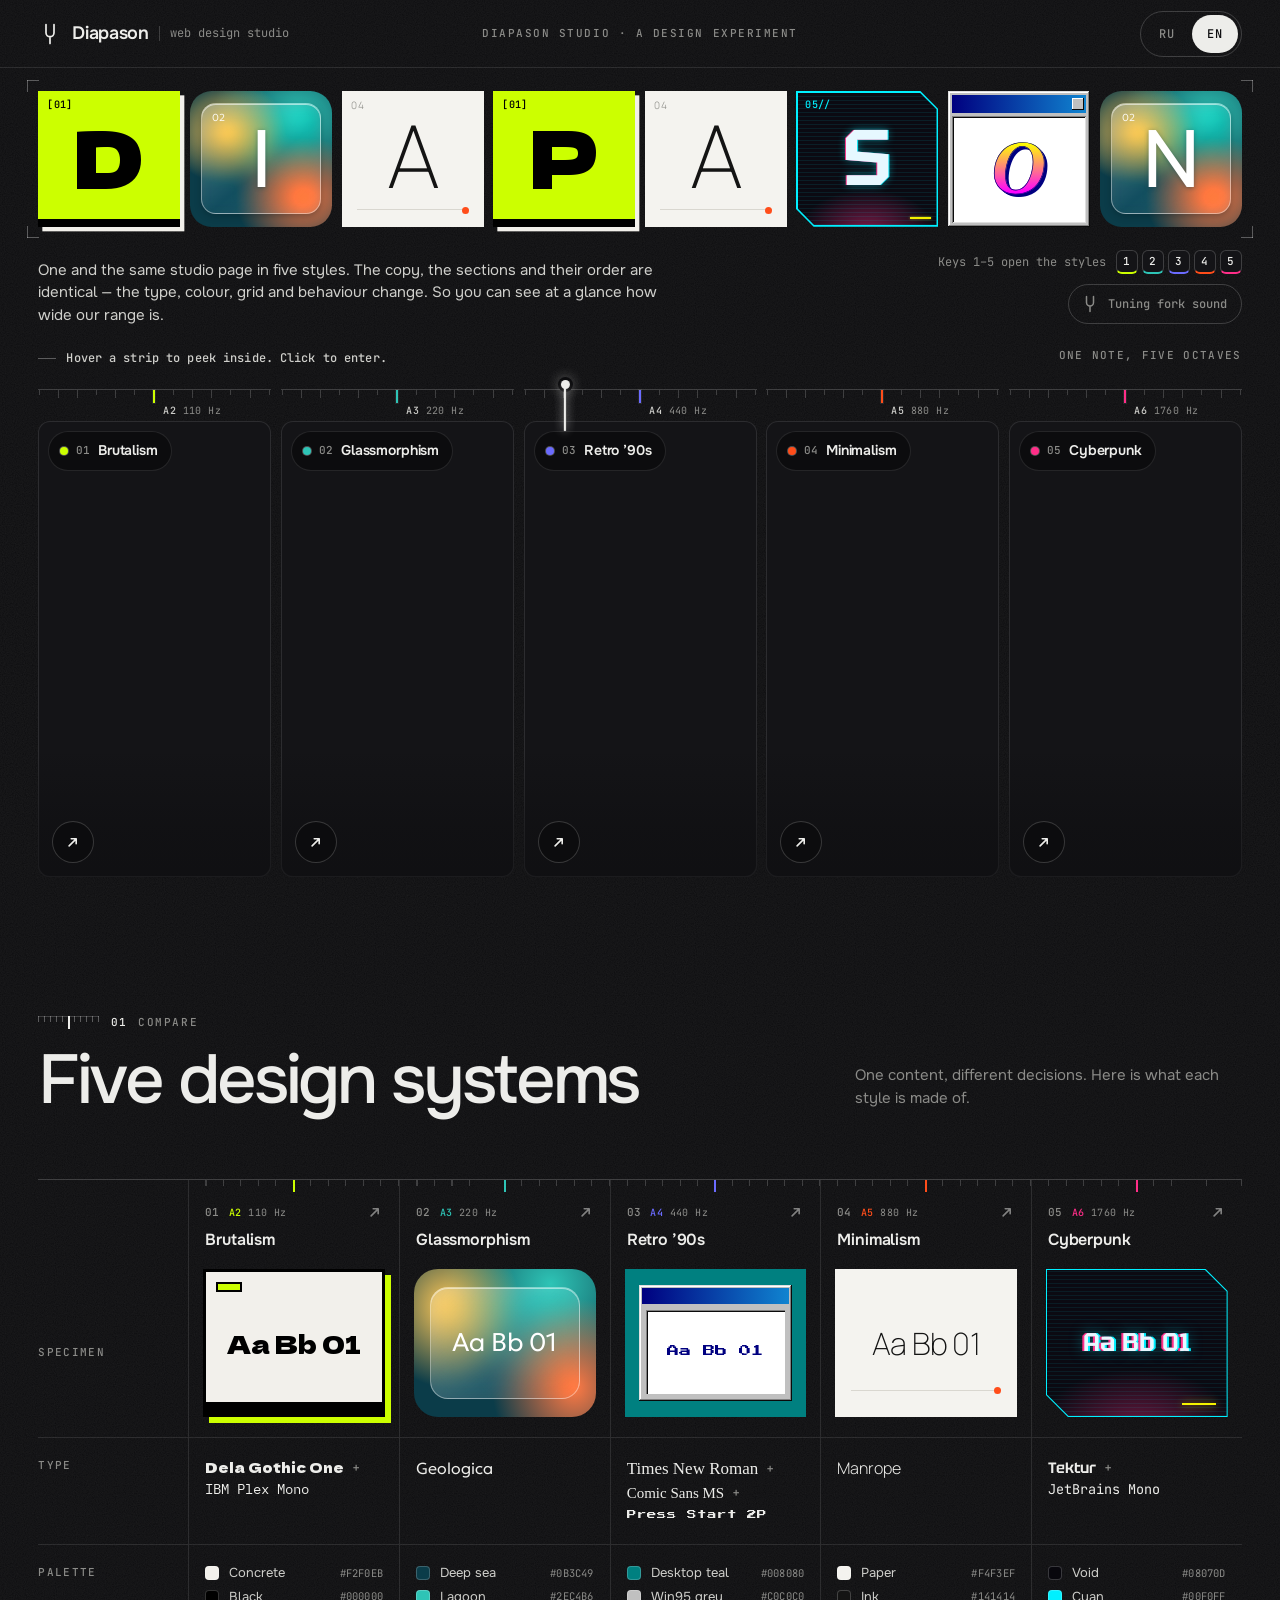
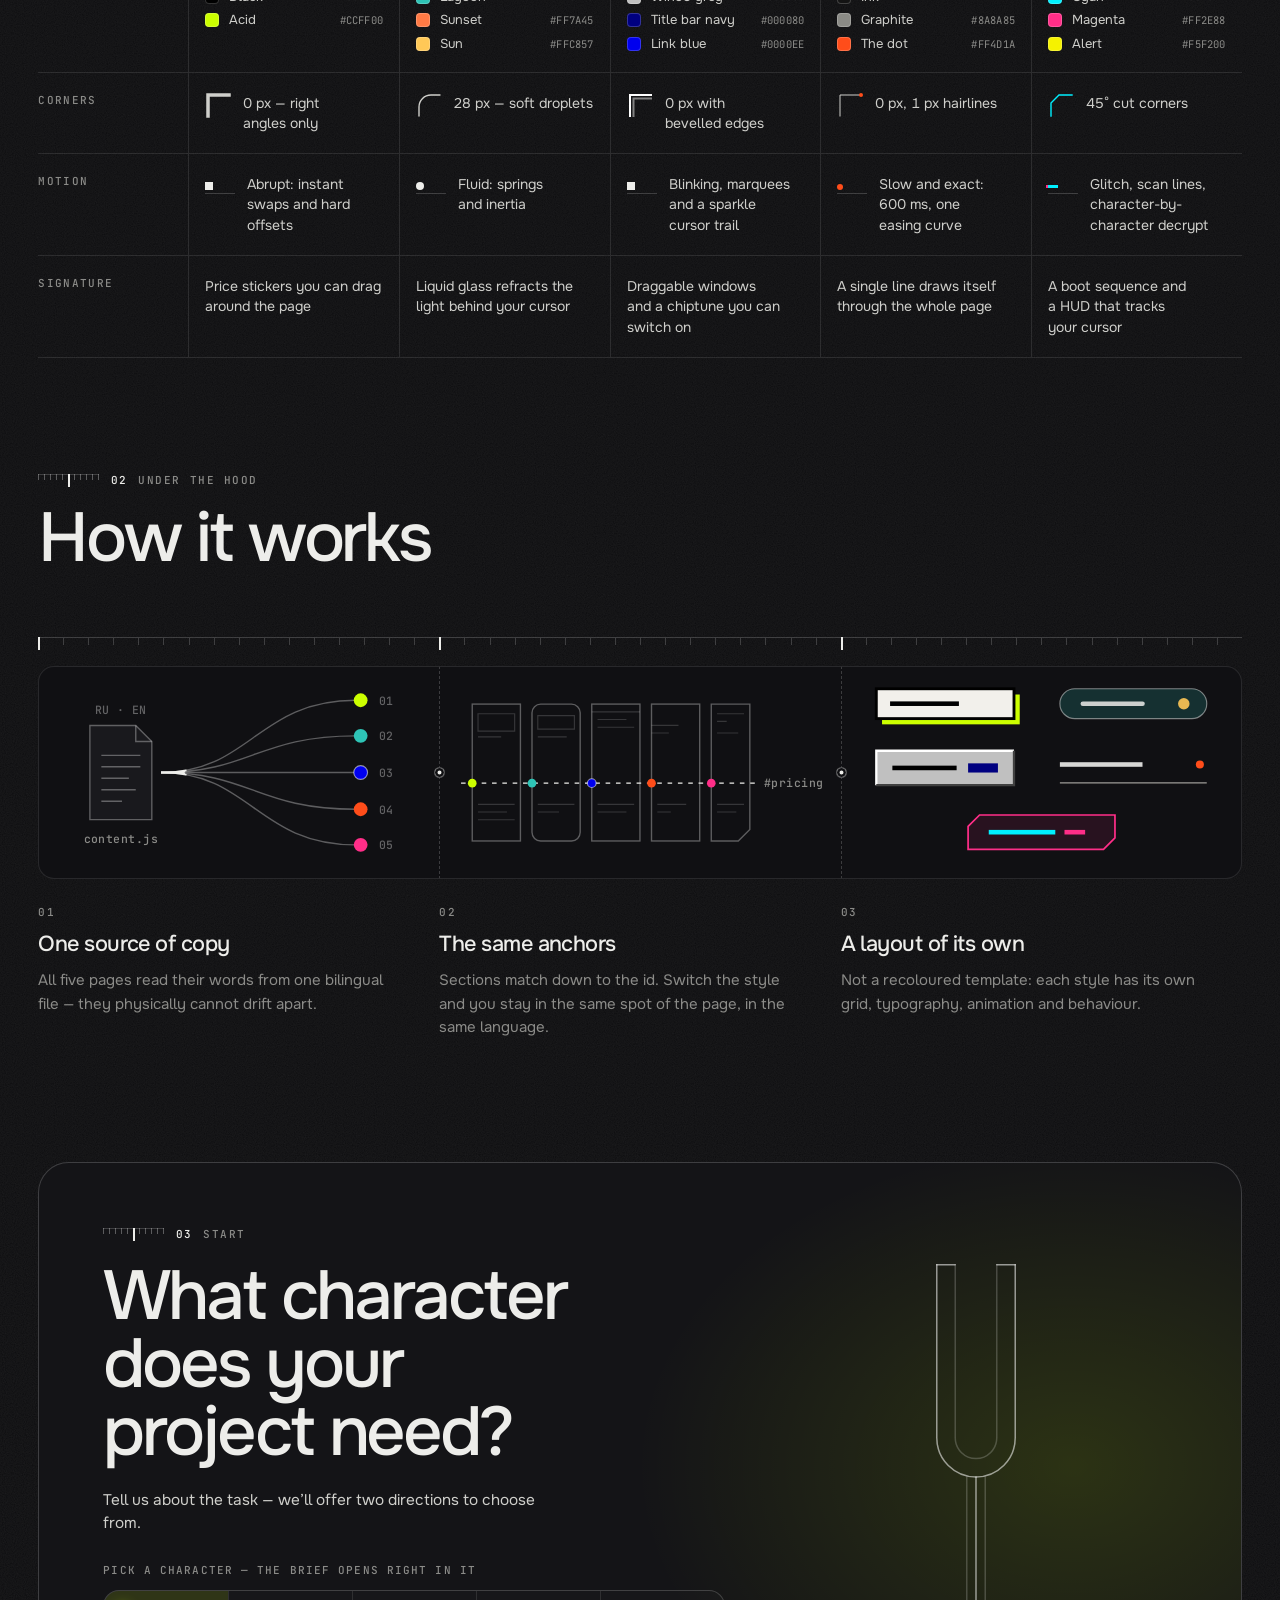
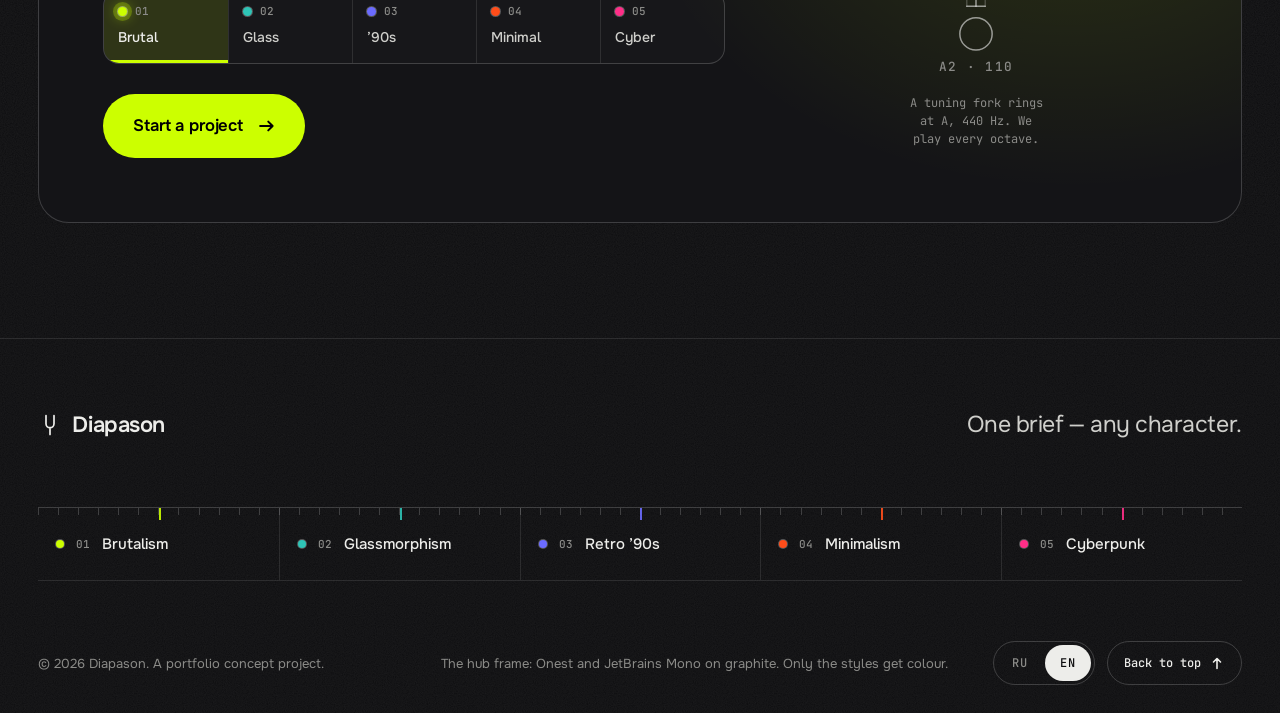
<file: index.html>
<!doctype html>
<html lang="ru" data-style="hub">
<head>
  <meta charset="utf-8">
  <meta name="viewport" content="width=device-width, initial-scale=1">
  <title data-i18n="meta.hubTitle">Диапазон — один сайт, пять характеров</title>
  <meta name="description" data-i18n-attr="content:meta.description">
  <meta name="theme-color" content="#0C0C0E">
  <meta name="color-scheme" content="dark">
  <link rel="icon" href="data:image/svg+xml,%3Csvg xmlns='http://www.w3.org/2000/svg' viewBox='0 0 32 32'%3E%3Crect width='32' height='32' rx='8' fill='%230C0C0E'/%3E%3Cpath d='M11 4.5v9.5a5 5 0 0 0 10 0V4.5M16 19v4.5' fill='none' stroke='%23EDEDEA' stroke-width='2.6' stroke-linecap='round'/%3E%3Crect x='5' y='26' width='4' height='2.4' fill='%23CCFF00'/%3E%3Crect x='9.5' y='26' width='4' height='2.4' fill='%232EC4B6'/%3E%3Crect x='14' y='26' width='4' height='2.4' fill='%236B6BFF'/%3E%3Crect x='18.5' y='26' width='4' height='2.4' fill='%23FF4D1A'/%3E%3Crect x='23' y='26' width='4' height='2.4' fill='%23FF2E88'/%3E%3C/svg%3E">
  <!-- boot: read the reveal origin left by the previous page (must stay inline, in <head>) -->
  <script>(function(d){try{var o=JSON.parse(sessionStorage.getItem('diapason.vt')||'null');sessionStorage.removeItem('diapason.vt');if(o){d.documentElement.style.setProperty('--dz-vt-x',o.x+'px');d.documentElement.style.setProperty('--dz-vt-y',o.y+'px');}}catch(e){}})(document)</script>
  <!-- hub: hold the intro state until script.js plays it (skipped for reduced motion and preview) -->
  <script>(function(r){r.classList.add('hub-js');try{if(!matchMedia('(prefers-reduced-motion: reduce)').matches&&!/[?&]preview=1/.test(location.search))r.classList.add('hub-intro');}catch(e){}})(document.documentElement)</script>
  <link rel="stylesheet" href="assets/core/core.css">
  <link rel="preconnect" href="https://fonts.googleapis.com">
  <link rel="preconnect" href="https://fonts.gstatic.com" crossorigin>
  <!-- the hub frame -->
  <link rel="stylesheet" href="https://fonts.googleapis.com/css2?family=JetBrains+Mono:wght@400;500&family=Onest:wght@400;500;600&display=swap">
  <!-- the five styles' faces, subset to the title letters, the specimens and their own names -->
  <link rel="stylesheet" href="https://fonts.googleapis.com/css2?family=Dela+Gothic+One&family=Geologica:wght@300&family=IBM+Plex+Mono&family=Manrope:wght@200;300&family=Press+Start+2P&family=Tektur:wght@600&text=%D0%94%D0%98%D0%90%D0%9F%D0%97%D0%9E%D0%9D%D0%90%D0%B0%D0%91%D0%B1ABCDEFGHIJKLMNOPQRSTUVWXYZabcdefghijklmnopqrstuvwxyz0123456789%20.%2F%5B%5D%2B&display=swap">
  <link rel="stylesheet" href="assets/hub/style.css">
</head>
<body>
  <a class="dz-skip" href="#main" data-i18n="a11y.skip"></a>

  <header class="top">
    <a class="brand" href="#top">
      <svg class="brand__mark" viewBox="0 0 24 24" aria-hidden="true"><path class="brand__fork" d="M8 2.5v8.2a4 4 0 0 0 8 0V2.5M12 14.7v6.8"/><path class="brand__wave" d="M4.6 4.2c-1.1 1.5-1.1 4.1 0 5.6M19.4 4.2c1.1 1.5 1.1 4.1 0 5.6"/></svg>
      <span class="brand__name" data-i18n="brand.name"></span>
      <span class="brand__desc" data-i18n="brand.descriptor"></span>
    </a>
    <p class="top__eyebrow" data-i18n="hub.eyebrow"></p>
    <div class="lang" role="group" data-i18n-attr="aria-label:a11y.lang">
      <button type="button" data-set-lang="ru" data-i18n="lang.ru" data-i18n-attr="aria-label:lang.ruFull"></button>
      <button type="button" data-set-lang="en" data-i18n="lang.en" data-i18n-attr="aria-label:lang.enFull"></button>
    </div>
  </header>

  <main id="main" tabindex="-1">
    <div class="hero" id="top">
      <section class="intro" aria-labelledby="hub-title">
        <h1 class="title" id="hub-title">
          <span class="dz-sr-only" data-i18n="hub.title"></span>
          <span class="word" data-word aria-hidden="true"></span>
        </h1>
        <div class="intro__row">
          <!-- on phones the header eyebrow moves here, as the specimen's caption (only one of the two is ever displayed) -->
          <p class="intro__kicker" data-i18n="hub.eyebrow"></p>
          <p class="intro__lead" data-i18n="hub.lead"></p>
          <div class="intro__tools">
            <p class="keys only-hover"><span data-i18n="hub.keys"></span><span class="keys__caps" aria-hidden="true"><kbd>1</kbd><kbd>2</kbd><kbd>3</kbd><kbd>4</kbd><kbd>5</kbd></span></p>
            <button class="sound" type="button" aria-pressed="false" data-sound>
              <svg viewBox="0 0 20 20" aria-hidden="true"><path class="sound__fork" d="M6.5 2.5v6a3.5 3.5 0 0 0 7 0v-6M10 12v5.5"/><path class="sound__w1" d="M3.4 4c-.9 1.3-.9 3.7 0 5M16.6 4c.9 1.3.9 3.7 0 5"/></svg>
              <span class="sound__full" data-i18n="x.hub.sound"></span><span class="sound__short" aria-hidden="true" data-i18n="x.hub.soundShort"></span>
            </button>
          </div>
        </div>
      </section>

      <section class="stage" aria-labelledby="stage-title">
        <h2 class="dz-sr-only" id="stage-title" data-i18n="x.hub.stripsTitle"></h2>
        <div class="stage__bar">
          <p class="stage__cap"><span class="stage__fork" aria-hidden="true"></span><span class="only-hover" data-i18n="hub.hint"></span><span class="only-touch" data-i18n="hub.hintTouch"></span></p>
          <p class="stage__readout" aria-hidden="true"><span class="readout__idle" data-i18n="x.hub.dialIdle"></span><span class="readout__live" data-readout-live></span></p>
        </div>
        <div class="needle" data-needle aria-hidden="true"><i></i></div>
        <ul class="strips" data-strips>
          <li class="strip" data-id="brutalism" data-note="A2" data-hz="110" style="--accent:#CCFF00;--on:#000000;--i:0">
            <div class="strip__frame" aria-hidden="true" inert>
              <div class="poster" data-s="brutalism">
                <span class="poster__num">01</span>
                <span class="poster__spec" data-i18n="x.hub.specimen"></span>
                <span class="poster__state"><span class="poster__load"><i></i><span data-i18n="x.hub.loading"></span></span><span class="poster__miss" data-i18n="x.hub.missing"></span></span>
              </div>
              <iframe class="strip__iframe" tabindex="-1" aria-hidden="true" loading="lazy" data-i18n-attr="title:styles.brutalism.metaTitle"></iframe>
            </div>
            <a class="strip__link" href="brutalism.html" data-dz-go="brutalism" aria-labelledby="sn1 sm1 so1" aria-describedby="sd1">
              <span class="strip__scale" aria-hidden="true"><span class="strip__ticks"></span><span class="strip__hz"><b>A2</b> 110 <span data-i18n="x.hub.hz"></span></span></span>
              <span class="strip__head"><span class="strip__dot"></span><span class="strip__num" id="sn1">01</span><span class="strip__name" id="sm1" data-i18n="styles.brutalism.name"></span><span class="strip__short" aria-hidden="true" data-i18n="styles.brutalism.short"></span></span>
              <span class="strip__foot">
                <span class="strip__desc-wrap"><span class="strip__desc" id="sd1" data-i18n="styles.brutalism.desc"></span></span>
                <span class="strip__open" id="so1"><span class="strip__open-t" data-i18n="hub.open"></span><svg class="arrow" viewBox="0 0 16 16" aria-hidden="true"><path d="M2.5 8h10M9 4.5 12.5 8 9 11.5"/></svg></span>
              </span>
            </a>
          </li>
          <li class="strip" data-id="glassmorphism" data-note="A3" data-hz="220" style="--accent:#2EC4B6;--on:#0B3C49;--i:1">
            <div class="strip__frame" aria-hidden="true" inert>
              <div class="poster" data-s="glassmorphism">
                <span class="poster__num">02</span>
                <span class="poster__spec" data-i18n="x.hub.specimen"></span>
                <span class="poster__state"><span class="poster__load"><i></i><span data-i18n="x.hub.loading"></span></span><span class="poster__miss" data-i18n="x.hub.missing"></span></span>
              </div>
              <iframe class="strip__iframe" tabindex="-1" aria-hidden="true" loading="lazy" data-i18n-attr="title:styles.glassmorphism.metaTitle"></iframe>
            </div>
            <a class="strip__link" href="glassmorphism.html" data-dz-go="glassmorphism" aria-labelledby="sn2 sm2 so2" aria-describedby="sd2">
              <span class="strip__scale" aria-hidden="true"><span class="strip__ticks"></span><span class="strip__hz"><b>A3</b> 220 <span data-i18n="x.hub.hz"></span></span></span>
              <span class="strip__head"><span class="strip__dot"></span><span class="strip__num" id="sn2">02</span><span class="strip__name" id="sm2" data-i18n="styles.glassmorphism.name"></span><span class="strip__short" aria-hidden="true" data-i18n="styles.glassmorphism.short"></span></span>
              <span class="strip__foot">
                <span class="strip__desc-wrap"><span class="strip__desc" id="sd2" data-i18n="styles.glassmorphism.desc"></span></span>
                <span class="strip__open" id="so2"><span class="strip__open-t" data-i18n="hub.open"></span><svg class="arrow" viewBox="0 0 16 16" aria-hidden="true"><path d="M2.5 8h10M9 4.5 12.5 8 9 11.5"/></svg></span>
              </span>
            </a>
          </li>
          <li class="strip" data-id="retro-90s" data-note="A4" data-hz="440" style="--accent:#0000EE;--hi:#6B6BFF;--on:#FFFFFF;--i:2">
            <div class="strip__frame" aria-hidden="true" inert>
              <div class="poster" data-s="retro-90s">
                <span class="poster__num">03</span>
                <span class="poster__spec" data-i18n="x.hub.specimen"></span>
                <span class="poster__state"><span class="poster__load"><i></i><span data-i18n="x.hub.loading"></span></span><span class="poster__miss" data-i18n="x.hub.missing"></span></span>
              </div>
              <iframe class="strip__iframe" tabindex="-1" aria-hidden="true" loading="lazy" data-i18n-attr="title:styles.retro-90s.metaTitle"></iframe>
            </div>
            <a class="strip__link" href="retro-90s.html" data-dz-go="retro-90s" aria-labelledby="sn3 sm3 so3" aria-describedby="sd3">
              <span class="strip__scale" aria-hidden="true"><span class="strip__ticks"></span><span class="strip__hz"><b>A4</b> 440 <span data-i18n="x.hub.hz"></span></span></span>
              <span class="strip__head"><span class="strip__dot"></span><span class="strip__num" id="sn3">03</span><span class="strip__name" id="sm3" data-i18n="styles.retro-90s.name"></span><span class="strip__short" aria-hidden="true" data-i18n="styles.retro-90s.short"></span></span>
              <span class="strip__foot">
                <span class="strip__desc-wrap"><span class="strip__desc" id="sd3" data-i18n="styles.retro-90s.desc"></span></span>
                <span class="strip__open" id="so3"><span class="strip__open-t" data-i18n="hub.open"></span><svg class="arrow" viewBox="0 0 16 16" aria-hidden="true"><path d="M2.5 8h10M9 4.5 12.5 8 9 11.5"/></svg></span>
              </span>
            </a>
          </li>
          <li class="strip" data-id="minimalism" data-note="A5" data-hz="880" style="--accent:#FF4D1A;--on:#141414;--i:3">
            <div class="strip__frame" aria-hidden="true" inert>
              <div class="poster" data-s="minimalism">
                <span class="poster__num">04</span>
                <span class="poster__spec" data-i18n="x.hub.specimen"></span>
                <span class="poster__state"><span class="poster__load"><i></i><span data-i18n="x.hub.loading"></span></span><span class="poster__miss" data-i18n="x.hub.missing"></span></span>
              </div>
              <iframe class="strip__iframe" tabindex="-1" aria-hidden="true" loading="lazy" data-i18n-attr="title:styles.minimalism.metaTitle"></iframe>
            </div>
            <a class="strip__link" href="minimalism.html" data-dz-go="minimalism" aria-labelledby="sn4 sm4 so4" aria-describedby="sd4">
              <span class="strip__scale" aria-hidden="true"><span class="strip__ticks"></span><span class="strip__hz"><b>A5</b> 880 <span data-i18n="x.hub.hz"></span></span></span>
              <span class="strip__head"><span class="strip__dot"></span><span class="strip__num" id="sn4">04</span><span class="strip__name" id="sm4" data-i18n="styles.minimalism.name"></span><span class="strip__short" aria-hidden="true" data-i18n="styles.minimalism.short"></span></span>
              <span class="strip__foot">
                <span class="strip__desc-wrap"><span class="strip__desc" id="sd4" data-i18n="styles.minimalism.desc"></span></span>
                <span class="strip__open" id="so4"><span class="strip__open-t" data-i18n="hub.open"></span><svg class="arrow" viewBox="0 0 16 16" aria-hidden="true"><path d="M2.5 8h10M9 4.5 12.5 8 9 11.5"/></svg></span>
              </span>
            </a>
          </li>
          <li class="strip" data-id="cyberpunk" data-note="A6" data-hz="1760" style="--accent:#FF2E88;--on:#08070D;--i:4">
            <div class="strip__frame" aria-hidden="true" inert>
              <div class="poster" data-s="cyberpunk">
                <span class="poster__num">05</span>
                <span class="poster__spec" data-i18n="x.hub.specimen"></span>
                <span class="poster__state"><span class="poster__load"><i></i><span data-i18n="x.hub.loading"></span></span><span class="poster__miss" data-i18n="x.hub.missing"></span></span>
              </div>
              <iframe class="strip__iframe" tabindex="-1" aria-hidden="true" loading="lazy" data-i18n-attr="title:styles.cyberpunk.metaTitle"></iframe>
            </div>
            <a class="strip__link" href="cyberpunk.html" data-dz-go="cyberpunk" aria-labelledby="sn5 sm5 so5" aria-describedby="sd5">
              <span class="strip__scale" aria-hidden="true"><span class="strip__ticks"></span><span class="strip__hz"><b>A6</b> 1760 <span data-i18n="x.hub.hz"></span></span></span>
              <span class="strip__head"><span class="strip__dot"></span><span class="strip__num" id="sn5">05</span><span class="strip__name" id="sm5" data-i18n="styles.cyberpunk.name"></span><span class="strip__short" aria-hidden="true" data-i18n="styles.cyberpunk.short"></span></span>
              <span class="strip__foot">
                <span class="strip__desc-wrap"><span class="strip__desc" id="sd5" data-i18n="styles.cyberpunk.desc"></span></span>
                <span class="strip__open" id="so5"><span class="strip__open-t" data-i18n="hub.open"></span><svg class="arrow" viewBox="0 0 16 16" aria-hidden="true"><path d="M2.5 8h10M9 4.5 12.5 8 9 11.5"/></svg></span>
              </span>
            </a>
          </li>
        </ul>
      </section>
    </div>

    <!-- COMPARE -->
    <section class="sec systems rv" id="systems" aria-labelledby="systems-title">
      <header class="sec__head">
        <p class="sec__num"><span class="sec__n">01</span><span data-i18n="x.hub.systemsNum"></span></p>
        <h2 class="sec__title" id="systems-title" data-i18n="hub.compare.title"></h2>
        <p class="sec__lead" data-i18n="hub.compare.lead"></p>
      </header>
      <div class="sys" data-systems></div>
      <p class="sys__swipe" aria-hidden="true"><span data-i18n="x.hub.swipe"></span><svg class="arrow" viewBox="0 0 16 16"><path d="M2.5 8h10M9 4.5 12.5 8 9 11.5"/></svg></p>
    </section>

    <!-- HOW -->
    <section class="sec how" id="how" aria-labelledby="how-title">
      <header class="sec__head rv">
        <p class="sec__num"><span class="sec__n">02</span><span data-i18n="x.hub.howNum"></span></p>
        <h2 class="sec__title" id="how-title" data-i18n="hub.how.title"></h2>
      </header>
      <ol class="how__list">
        <li class="how__item rv" style="--d:0">
          <div class="how__art" aria-hidden="true">
            <svg viewBox="0 0 320 170">
              <g class="ha-line">
                <path d="M92 85C170 85 176 22 262 22"/><path d="M92 85C170 85 176 53 262 53"/><path d="M92 85H262"/><path d="M92 85C170 85 176 117 262 117"/><path d="M92 85C170 85 176 148 262 148"/>
              </g>
              <g class="ha-pulse">
                <path pathLength="1" d="M92 85C170 85 176 22 262 22"/><path pathLength="1" d="M92 85C170 85 176 53 262 53"/><path pathLength="1" d="M92 85H262"/><path pathLength="1" d="M92 85C170 85 176 117 262 117"/><path pathLength="1" d="M92 85C170 85 176 148 262 148"/>
              </g>
              <g class="ha-doc"><path d="M30 44h40l14 14v68H30z"/><path d="M70 44v14h14"/><path class="ha-thin" d="M40 70h34M40 80h34M40 90h24M40 100h30M40 110h18"/></g>
              <text class="ha-code" x="57" y="146" text-anchor="middle">content.js</text>
              <text class="ha-code ha-dim" x="57" y="34" text-anchor="middle">RU · EN</text>
              <circle cx="266" cy="22" r="6" fill="#CCFF00"/><circle cx="266" cy="53" r="6" fill="#2EC4B6"/><circle cx="266" cy="85" r="6" fill="#0000EE" class="ha-ring"/><circle cx="266" cy="117" r="6" fill="#FF4D1A"/><circle cx="266" cy="148" r="6" fill="#FF2E88"/>
              <text class="ha-code ha-dim" x="282" y="26">01</text><text class="ha-code ha-dim" x="282" y="57">02</text><text class="ha-code ha-dim" x="282" y="89">03</text><text class="ha-code ha-dim" x="282" y="121">04</text><text class="ha-code ha-dim" x="282" y="152">05</text>
            </svg>
          </div>
          <span class="how__n">01</span>
          <h3 class="how__title" data-i18n="hub.how.items.0.title"></h3>
          <p class="how__text" data-i18n="hub.how.items.0.text"></p>
        </li>
        <li class="how__item rv" style="--d:1">
          <div class="how__art" aria-hidden="true">
            <svg viewBox="0 0 320 170">
              <!-- the five pages at 84 %, so the #pricing label ends the anchor line without crossing a stroke -->
              <g class="ha-fit" transform="translate(2 13.6) scale(.84)">
                <g class="ha-page"><rect x="14" y="14" width="50" height="142"/><rect x="76" y="14" width="50" height="142" rx="9"/><rect x="138" y="14" width="50" height="142"/><rect x="200" y="14" width="50" height="142"/><path d="M262 14h40v130l-12 12h-28z"/></g>
                <g class="ha-thin">
                  <path d="M20 24h38v18H20zM20 48h24"/><path d="M82 26h38v14H82zM82 48h30"/><path d="M138 22h50M144 30h30M144 38h38"/><path d="M200 36h28M200 44h18"/><path d="M268 24h28M268 32l10 0M268 44h22"/>
                  <path d="M20 118h38M20 126h30M20 134h38M82 118h38M82 126h22M144 118h38M144 126h30M206 118h30M206 126h14M268 118h28M268 126h20"/>
                </g>
              </g>
              <path class="ha-anchor" d="M4 94.24H262"/>
              <g class="ha-fit" transform="translate(2 13.6) scale(.84)">
                <circle cx="14" cy="96" r="4.5" fill="#CCFF00"/><circle cx="76" cy="96" r="4.5" fill="#2EC4B6"/><circle cx="138" cy="96" r="4.5" fill="#0000EE" class="ha-ring"/><circle cx="200" cy="96" r="4.5" fill="#FF4D1A"/><circle cx="262" cy="96" r="4.5" fill="#FF2E88"/>
              </g>
              <text class="ha-code" x="268" y="97.8">#pricing</text>
            </svg>
          </div>
          <span class="how__n">02</span>
          <h3 class="how__title" data-i18n="hub.how.items.1.title"></h3>
          <p class="how__text" data-i18n="hub.how.items.1.text"></p>
        </li>
        <li class="how__item rv" style="--d:2">
          <div class="how__art" aria-hidden="true">
            <svg viewBox="0 0 320 170">
              <!-- the same button, five ways -->
              <g transform="translate(16 12)"><rect x="5" y="5" width="120" height="26" fill="#CCFF00"/><rect x="0" y="0" width="120" height="26" fill="#F2F0EB" stroke="#000" stroke-width="2.5"/><rect x="12" y="11" width="60" height="4" fill="#000"/></g>
              <g transform="translate(176 12)"><rect x="0" y="0" width="128" height="26" rx="13" fill="rgba(46,196,182,.18)" stroke="rgba(255,255,255,.45)"/><rect x="18" y="11" width="56" height="4" rx="2" fill="#EDEDEA" opacity=".85"/><circle cx="108" cy="13" r="5" fill="#FFC857" opacity=".9"/></g>
              <g transform="translate(16 66)"><rect x="0" y="0" width="120" height="30" fill="#C0C0C0"/><path d="M0 30V0h120" fill="none" stroke="#FFFFFF" stroke-width="2"/><path d="M0 30h120V0" fill="none" stroke="#404040" stroke-width="2"/><rect x="14" y="13" width="56" height="4" fill="#000"/><rect x="80" y="11" width="26" height="8" fill="#000080"/></g>
              <g transform="translate(176 66)"><path class="ha-min" d="M0 28H128"/><rect x="0" y="10" width="72" height="4" fill="#EDEDEA" opacity=".9"/><circle cx="122" cy="12" r="3.5" fill="#FF4D1A"/></g>
              <g transform="translate(96 122)"><path d="M10 0H128V20L118 30H0V10Z" fill="rgba(255,46,136,.10)" stroke="#FF2E88" stroke-width="1.5"/><rect x="18" y="13" width="58" height="4" fill="#00F0FF"/><rect x="84" y="13" width="18" height="4" fill="#FF2E88"/></g>
            </svg>
          </div>
          <span class="how__n">03</span>
          <h3 class="how__title" data-i18n="hub.how.items.2.title"></h3>
          <p class="how__text" data-i18n="hub.how.items.2.text"></p>
        </li>
      </ol>
    </section>

    <!-- CTA -->
    <section class="cta rv" id="start" aria-labelledby="cta-title" style="--accent:#CCFF00;--on:#000000">
      <div class="cta__panel">
        <div class="cta__copy">
          <p class="sec__num"><span class="sec__n">03</span><span data-i18n="x.hub.ctaNum"></span></p>
          <h2 class="cta__title" id="cta-title" data-i18n="hub.cta.title"></h2>
          <p class="cta__text" data-i18n="hub.cta.text"></p>
          <fieldset class="pick">
            <legend class="pick__legend" data-i18n="x.hub.pick"></legend>
            <div class="pick__opts">
              <label class="pick__opt" style="--accent:#CCFF00;--on:#000000"><input type="radio" name="pick" value="brutalism" autocomplete="off" checked><span class="pick__dot" aria-hidden="true"></span><span class="pick__num" aria-hidden="true">01</span><span data-i18n="styles.brutalism.short"></span></label>
              <label class="pick__opt" style="--accent:#2EC4B6;--on:#0B3C49"><input type="radio" name="pick" value="glassmorphism" autocomplete="off"><span class="pick__dot" aria-hidden="true"></span><span class="pick__num" aria-hidden="true">02</span><span data-i18n="styles.glassmorphism.short"></span></label>
              <label class="pick__opt" style="--accent:#0000EE;--hi:#6B6BFF;--on:#FFFFFF"><input type="radio" name="pick" value="retro-90s" autocomplete="off"><span class="pick__dot" aria-hidden="true"></span><span class="pick__num" aria-hidden="true">03</span><span data-i18n="styles.retro-90s.short"></span></label>
              <label class="pick__opt" style="--accent:#FF4D1A;--on:#141414"><input type="radio" name="pick" value="minimalism" autocomplete="off"><span class="pick__dot" aria-hidden="true"></span><span class="pick__num" aria-hidden="true">04</span><span data-i18n="styles.minimalism.short"></span></label>
              <label class="pick__opt" style="--accent:#FF2E88;--on:#08070D"><input type="radio" name="pick" value="cyberpunk" autocomplete="off"><span class="pick__dot" aria-hidden="true"></span><span class="pick__num" aria-hidden="true">05</span><span data-i18n="styles.cyberpunk.short"></span></label>
            </div>
          </fieldset>
          <a class="cta__btn" href="brutalism.html#contact" data-cta><span data-i18n="hub.cta.button"></span><svg class="arrow" viewBox="0 0 16 16" aria-hidden="true"><path d="M2.5 8h10M9 4.5 12.5 8 9 11.5"/></svg></a>
        </div>
        <div class="cta__art">
          <div class="fork-box" aria-hidden="true">
          <!-- each wave is its own small box, so the compositor animates it (SVG children would repaint every frame) -->
          <span class="fork-waves">
            <span class="w w1 wl" style="left:16.538%;top:17.632%;width:6.923%;height:25.789%"><svg viewBox="43 67 18 98"><path d="M58 70c-16 22-16 70 0 92"/></svg></span>
            <span class="w w2 wl" style="left:5.192%;top:12.895%;width:9.808%;height:35.263%"><svg viewBox="13.5 49 25.5 134"><path d="M36 52c-26 34-26 94 0 128"/></svg></span>
            <span class="w w3 wl" style="left:-6.154%;top:8.158%;width:12.692%;height:44.737%"><svg viewBox="-16 31 33 170"><path d="M14 34c-36 46-36 118 0 164"/></svg></span>
            <span class="w w1 wr" style="left:76.538%;top:17.632%;width:6.923%;height:25.789%"><svg viewBox="199 67 18 98"><path d="M202 70c16 22 16 70 0 92"/></svg></span>
            <span class="w w2 wr" style="left:85%;top:12.895%;width:9.808%;height:35.263%"><svg viewBox="221 49 25.5 134"><path d="M224 52c26 34 26 94 0 128"/></svg></span>
            <span class="w w3 wr" style="left:93.462%;top:8.158%;width:12.692%;height:44.737%"><svg viewBox="243 31 33 170"><path d="M246 34c36 46 36 118 0 164"/></svg></span>
          </span>
          <svg class="fork-svg" viewBox="0 0 260 380">
            <g class="fork">
              <path d="M96 24v150a34 34 0 0 0 68 0V24"/>
              <path d="M112 24v150a18 18 0 0 0 36 0V24"/>
              <path d="M96 24h16M148 24h16"/>
              <path d="M130 208v112"/><path d="M122 208v112M138 208v112"/>
              <path d="M122 320h16"/>
              <circle cx="130" cy="344" r="14"/>
            </g>
            <text class="fork-label" x="130" y="376" text-anchor="middle">A4 · 440</text>
          </svg>
          </div>
          <p class="cta__note" data-i18n="x.hub.dialNote"></p>
        </div>
      </div>
    </section>
  </main>

  <footer class="foot">
    <div class="foot__top">
      <a class="brand brand--foot" href="#top">
        <svg class="brand__mark" viewBox="0 0 24 24" aria-hidden="true"><path class="brand__fork" d="M8 2.5v8.2a4 4 0 0 0 8 0V2.5M12 14.7v6.8"/><path class="brand__wave" d="M4.6 4.2c-1.1 1.5-1.1 4.1 0 5.6M19.4 4.2c1.1 1.5 1.1 4.1 0 5.6"/></svg>
        <span class="brand__name" data-i18n="brand.name"></span>
      </a>
      <p class="foot__tag" data-i18n="brand.tagline"></p>
    </div>
    <nav class="foot__nav" data-i18n-attr="aria-label:x.hub.stylesNav">
      <ol>
        <li style="--accent:#CCFF00"><a href="brutalism.html" data-dz-go="brutalism"><span class="foot__num">01</span><span data-i18n="styles.brutalism.name"></span></a></li>
        <li style="--accent:#2EC4B6"><a href="glassmorphism.html" data-dz-go="glassmorphism"><span class="foot__num">02</span><span data-i18n="styles.glassmorphism.name"></span></a></li>
        <li style="--accent:#0000EE;--hi:#6B6BFF"><a href="retro-90s.html" data-dz-go="retro-90s"><span class="foot__num">03</span><span data-i18n="styles.retro-90s.name"></span></a></li>
        <li style="--accent:#FF4D1A"><a href="minimalism.html" data-dz-go="minimalism"><span class="foot__num">04</span><span data-i18n="styles.minimalism.name"></span></a></li>
        <li style="--accent:#FF2E88"><a href="cyberpunk.html" data-dz-go="cyberpunk"><span class="foot__num">05</span><span data-i18n="styles.cyberpunk.name"></span></a></li>
      </ol>
    </nav>
    <div class="foot__bottom">
      <p class="foot__rights" data-i18n="hub.footer"></p>
      <p class="foot__colophon" data-i18n="x.hub.colophon"></p>
      <div class="foot__end">
        <div class="lang lang--foot" role="group" data-i18n-attr="aria-label:a11y.lang">
          <button type="button" data-set-lang="ru" data-i18n="lang.ru" data-i18n-attr="aria-label:lang.ruFull"></button>
          <button type="button" data-set-lang="en" data-i18n="lang.en" data-i18n-attr="aria-label:lang.enFull"></button>
        </div>
        <a class="foot__up" href="#top"><span data-i18n="footer.toTop"></span><svg class="arrow arrow--up" viewBox="0 0 16 16" aria-hidden="true"><path d="M8 13.5v-10M4.5 7 8 3.5 11.5 7"/></svg></a>
      </div>
    </div>
  </footer>

  <script src="assets/core/content.js"></script>
  <script src="assets/hub/copy.js"></script>
  <script src="assets/core/core.js"></script>
  <script src="assets/hub/script.js"></script>
</body>
</html>
</file>
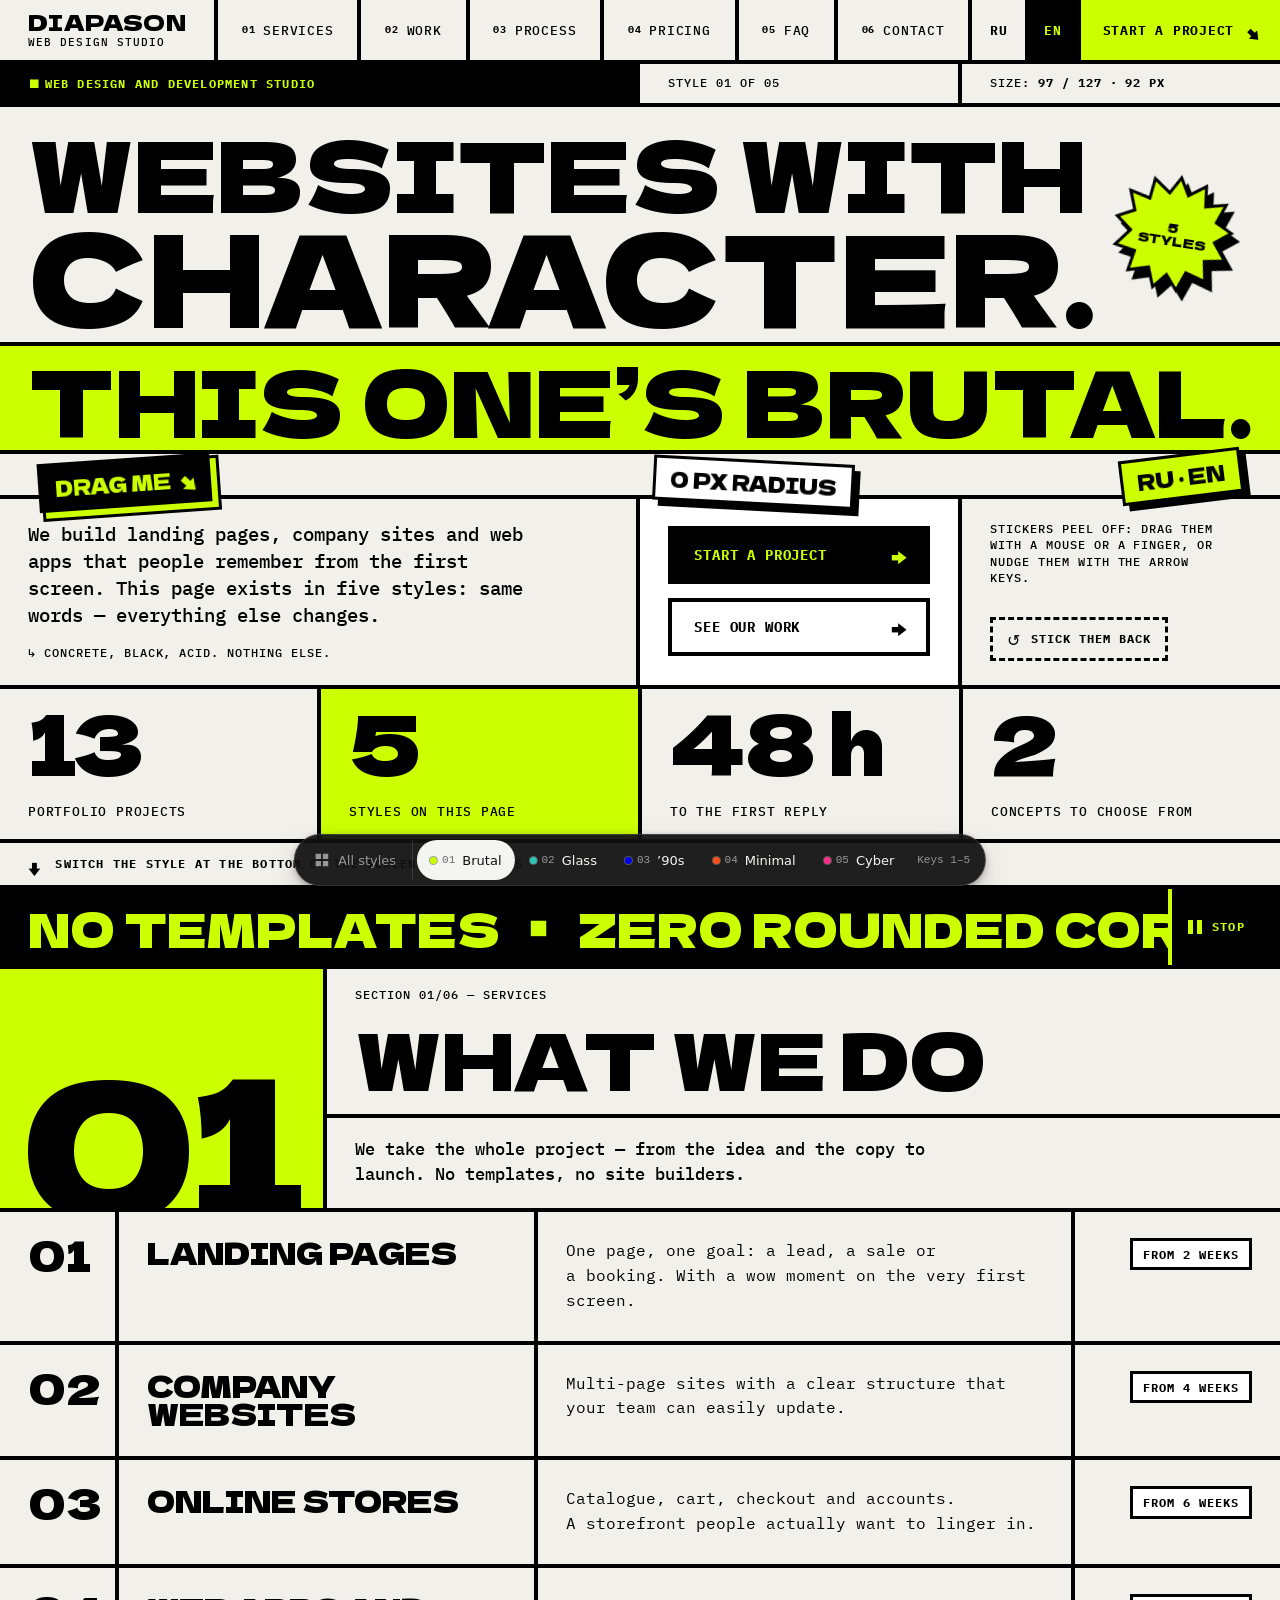
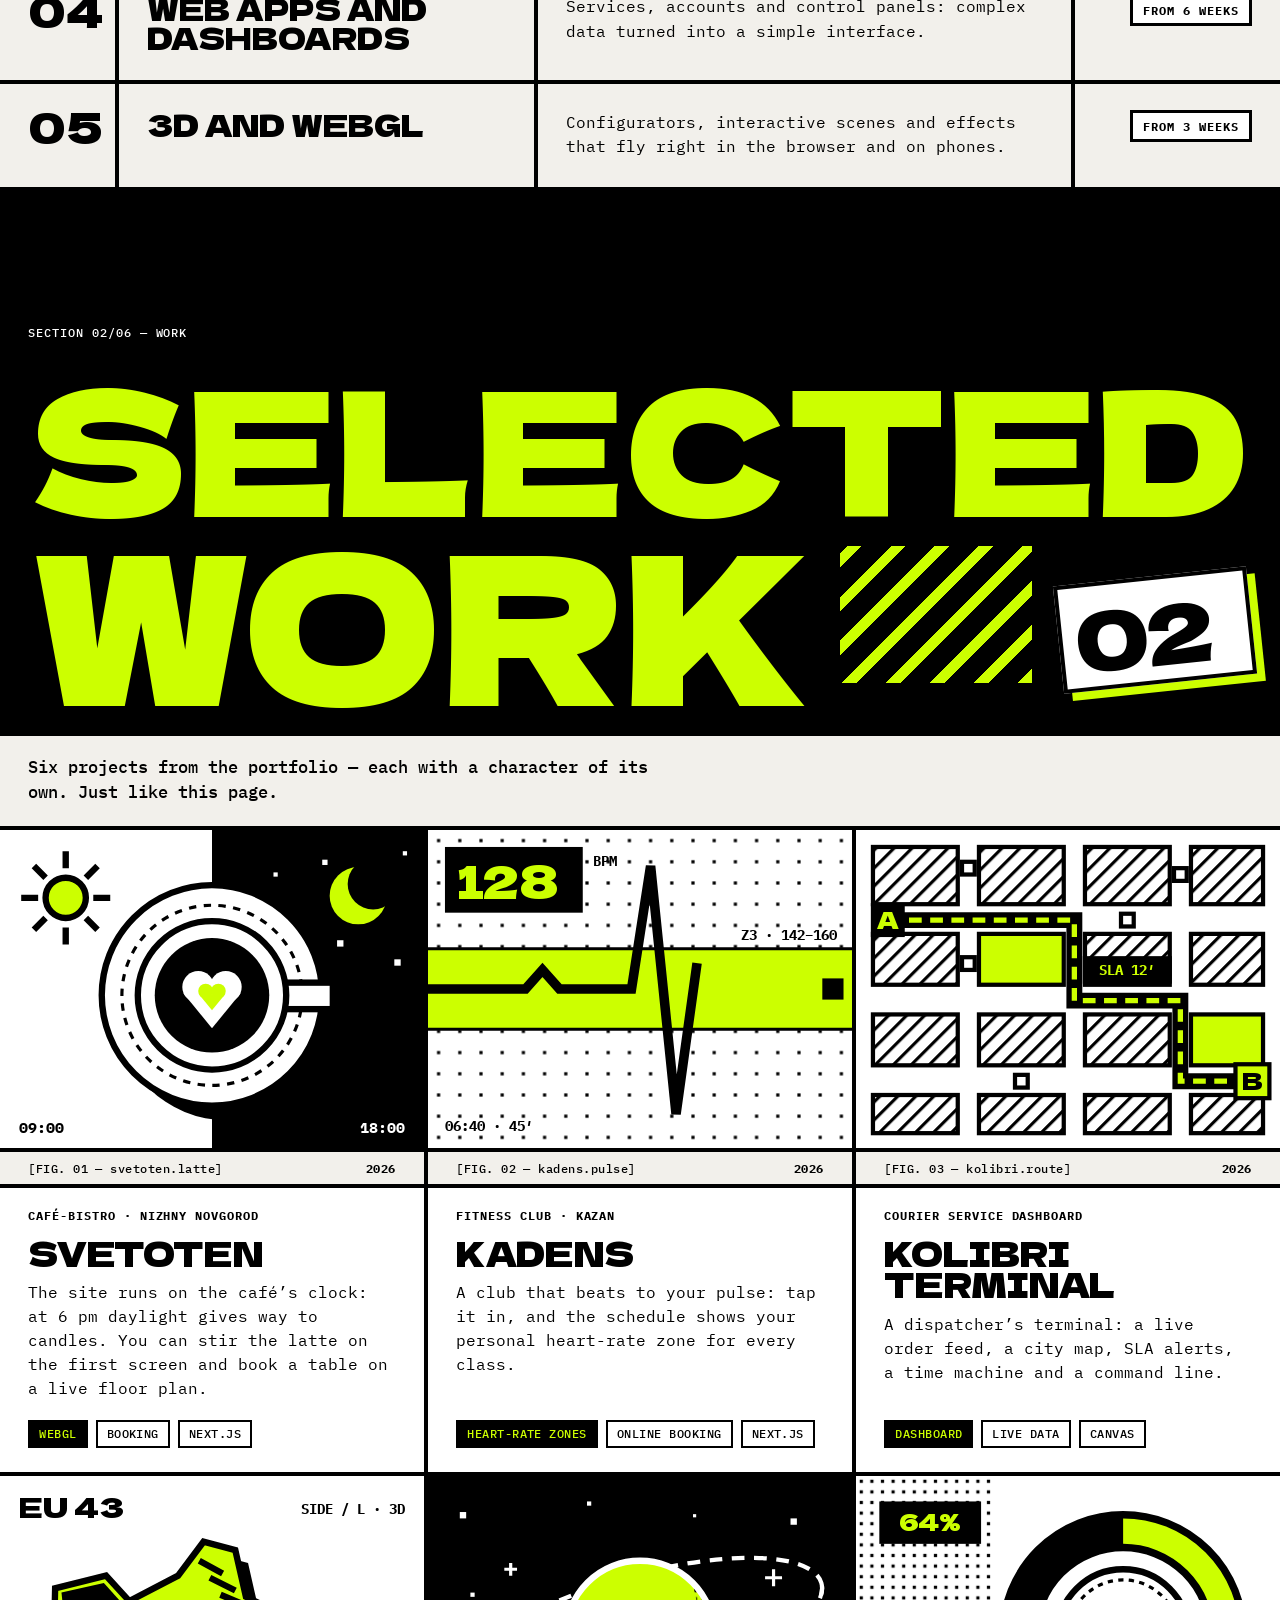
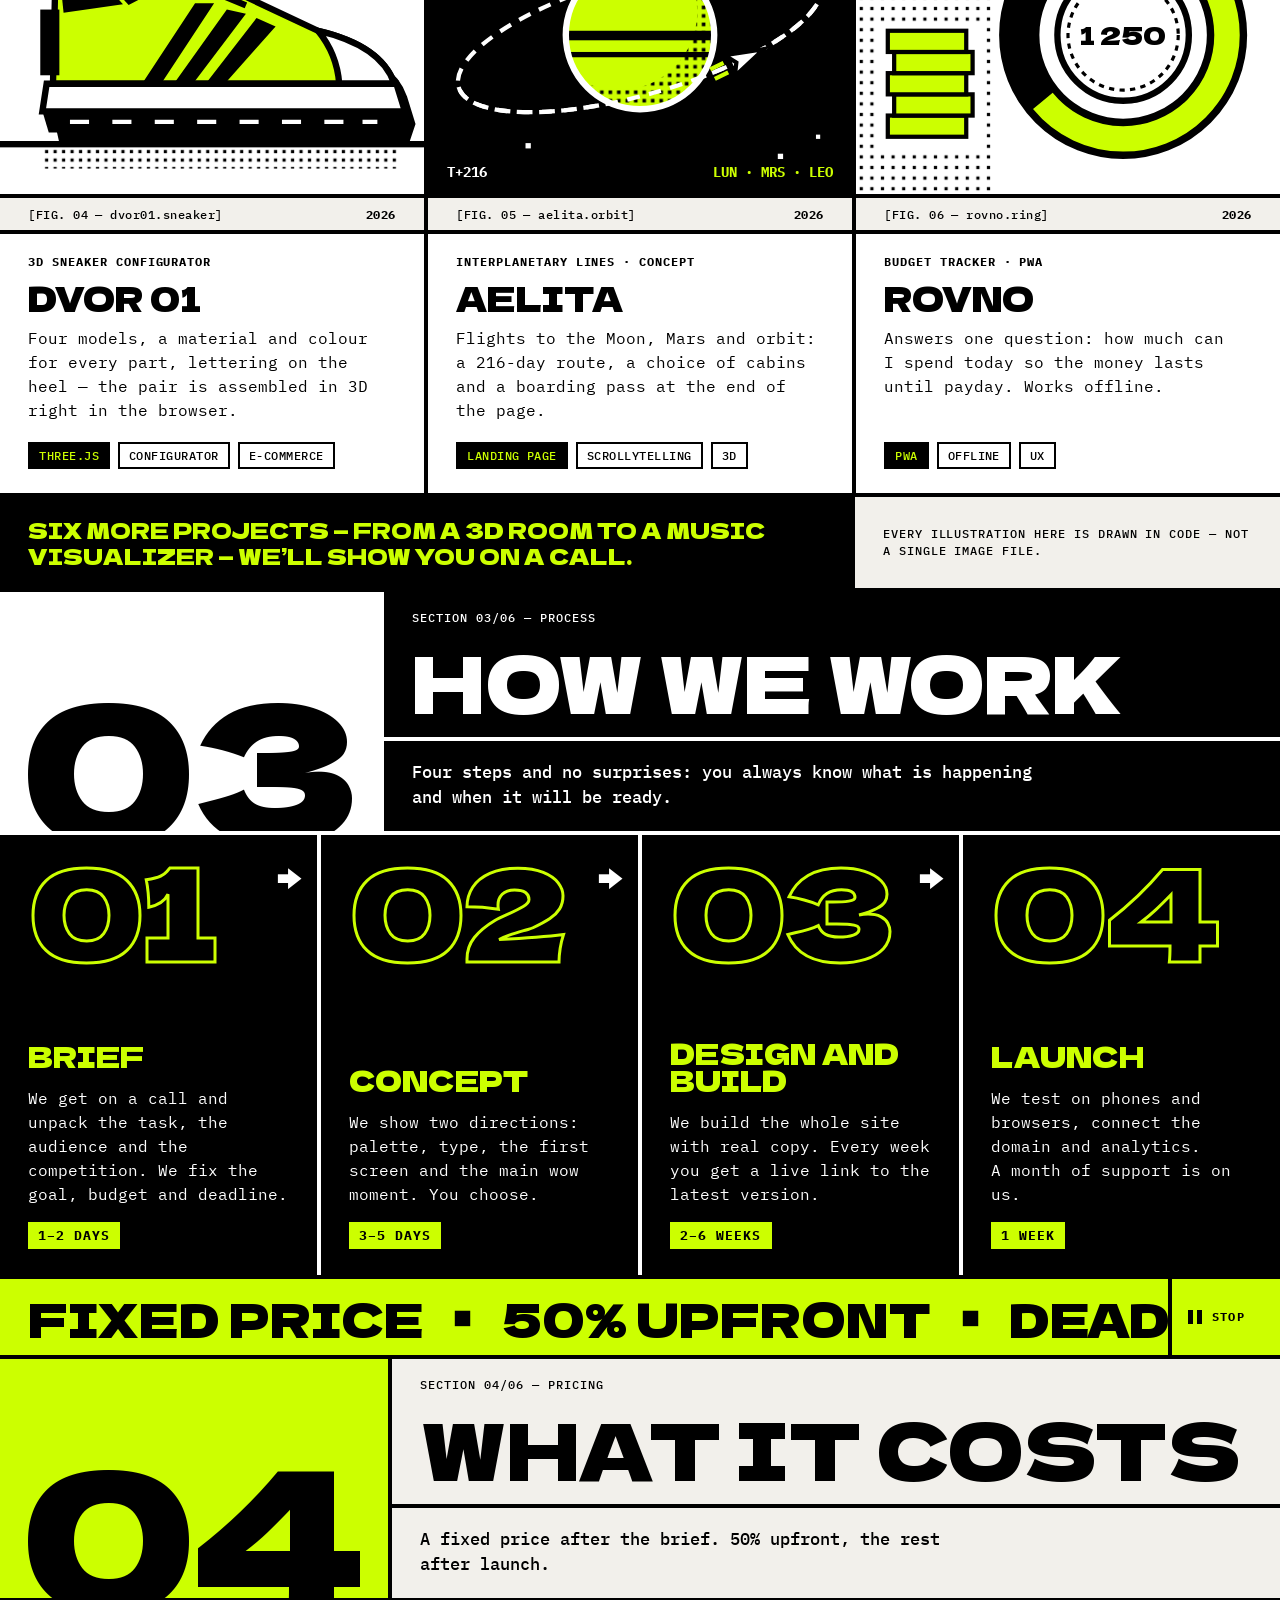
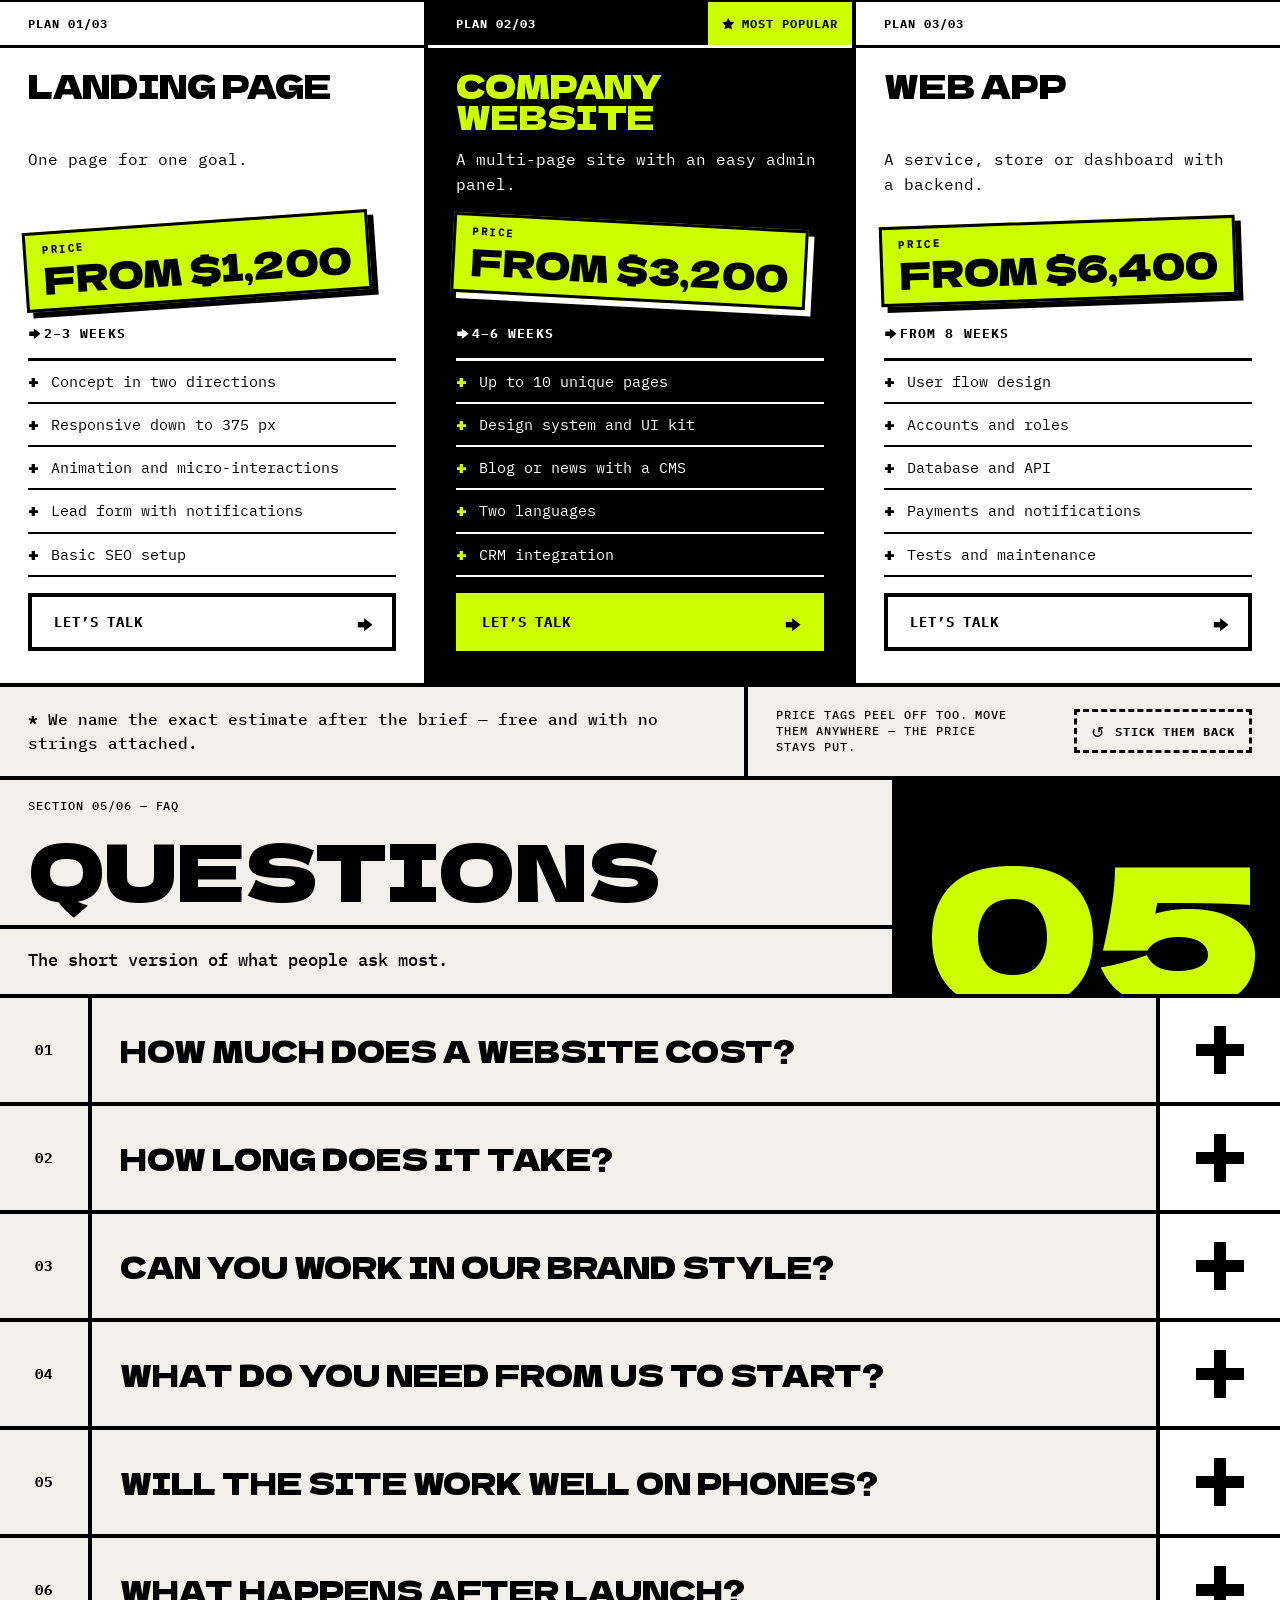
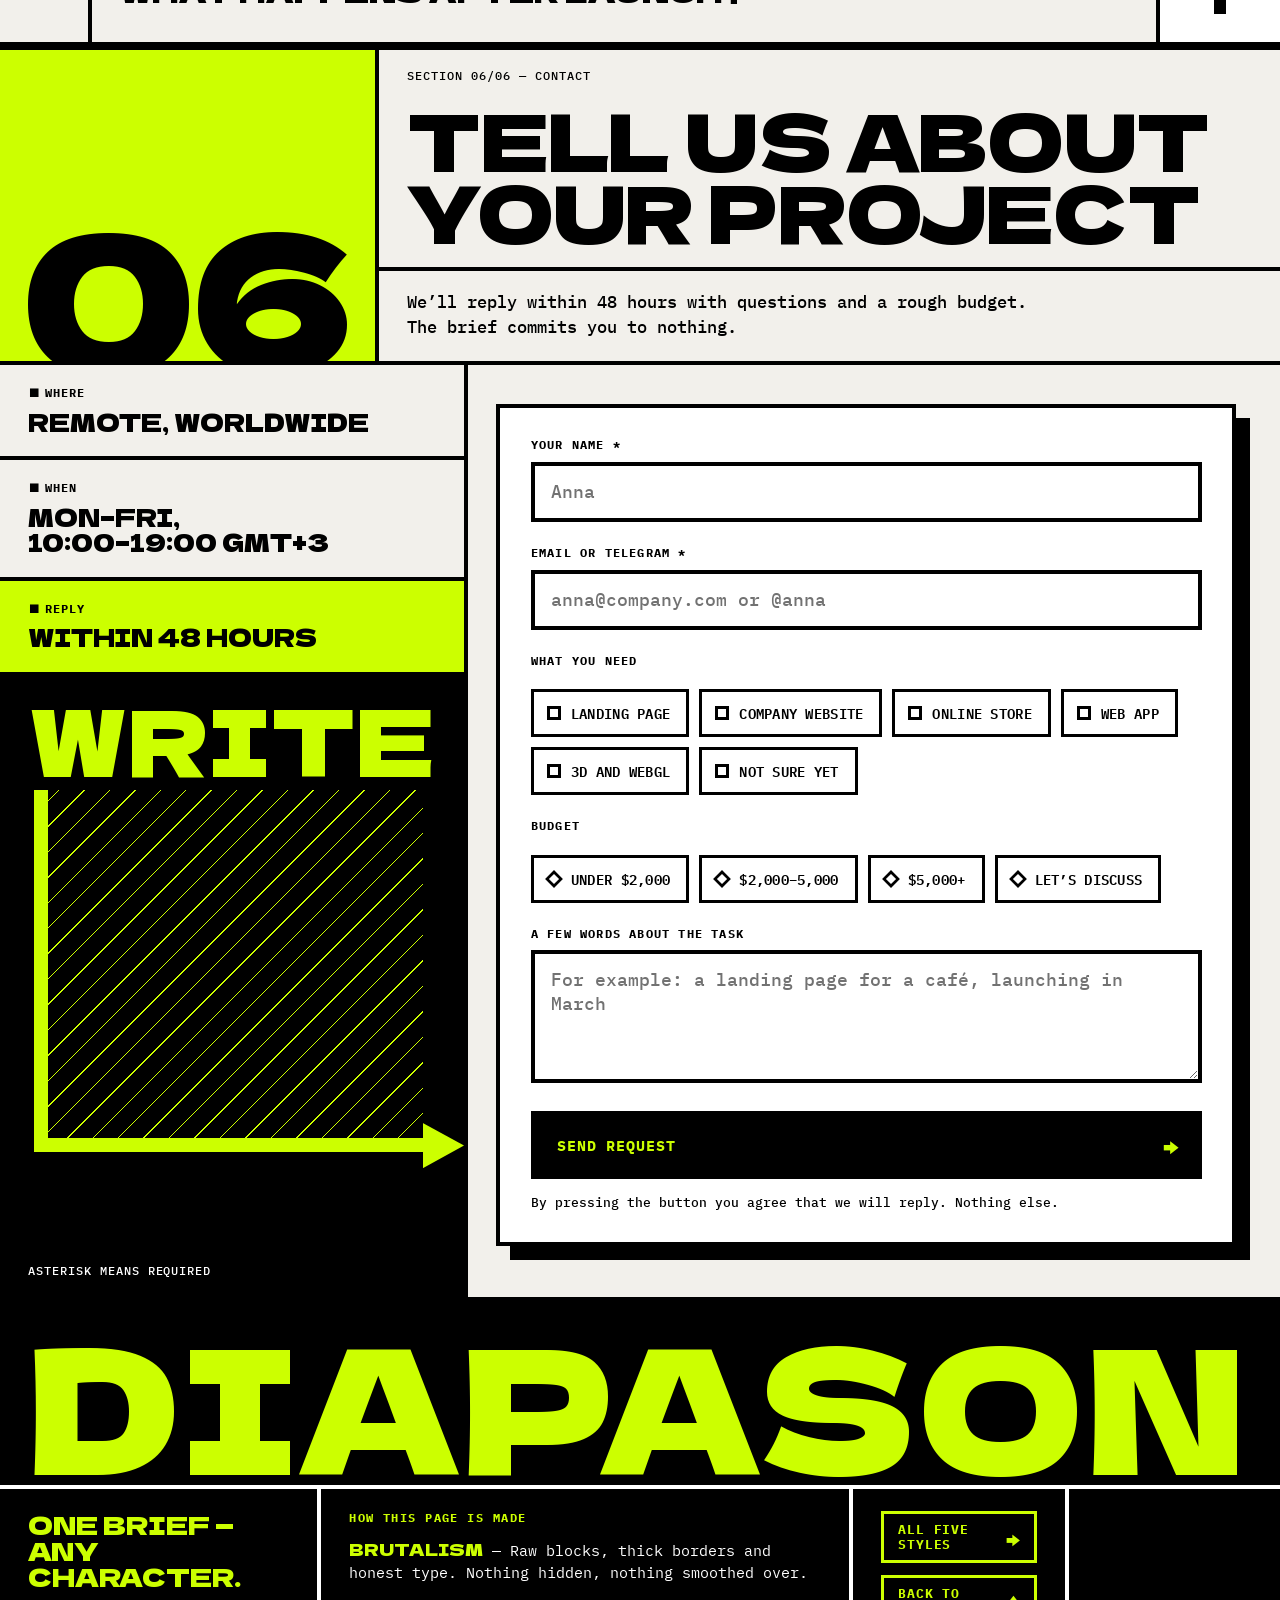
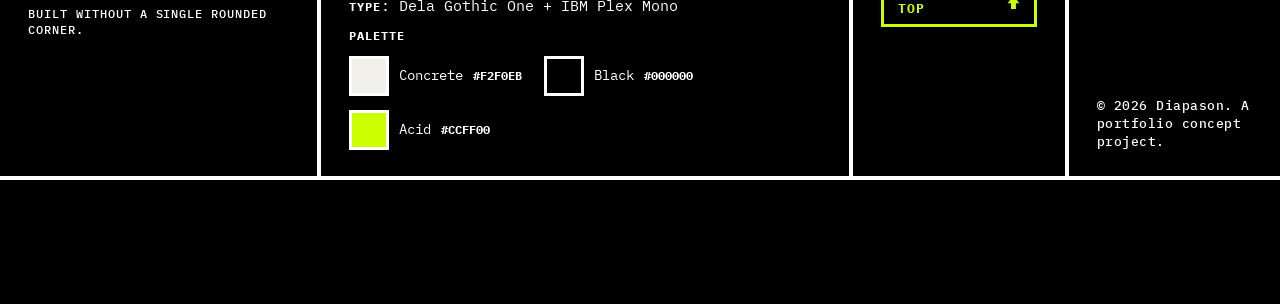
<file: brutalism.html>
<!doctype html>
<html lang="ru" data-style="brutalism">
<head>
  <meta charset="utf-8">
  <meta name="viewport" content="width=device-width, initial-scale=1">
  <title data-i18n="style.metaTitle">Диапазон — брутализм</title>
  <meta name="description" data-i18n-attr="content:meta.description">
  <meta name="theme-color" content="#000000">
  <link rel="icon" href="data:image/svg+xml,%3Csvg xmlns='http://www.w3.org/2000/svg' viewBox='0 0 32 32'%3E%3Crect width='32' height='32' fill='%23F2F0EB'/%3E%3Crect x='7' y='7' width='22' height='22' fill='%23000'/%3E%3Crect x='3' y='3' width='22' height='22' fill='%23CCFF00' stroke='%23000' stroke-width='3'/%3E%3C/svg%3E">
  <!-- boot: read the reveal origin left by the previous page (must stay inline, in <head>) -->
  <script>(function(d){try{var o=JSON.parse(sessionStorage.getItem('diapason.vt')||'null');sessionStorage.removeItem('diapason.vt');if(o){d.documentElement.style.setProperty('--dz-vt-x',o.x+'px');d.documentElement.style.setProperty('--dz-vt-y',o.y+'px');}}catch(e){}})(document)</script>
  <link rel="stylesheet" href="assets/core/core.css">
  <link rel="preconnect" href="https://fonts.googleapis.com">
  <link rel="preconnect" href="https://fonts.gstatic.com" crossorigin>
  <link rel="stylesheet" href="https://fonts.googleapis.com/css2?family=Dela+Gothic+One&amp;family=IBM+Plex+Mono:wght@400;500;700&amp;display=swap">
  <link rel="stylesheet" href="assets/brutalism/style.css">
</head>
<body>
  <a class="dz-skip" href="#main" data-i18n="a11y.skip"></a>

  <div class="page">
    <header class="site-header" id="site-header">
      <a class="brand" href="#top">
        <span class="brand__name" data-i18n="brand.name"></span>
        <span class="brand__descriptor" data-i18n="brand.descriptor"></span>
      </a>
      <nav class="site-nav" id="site-nav" data-i18n-attr="aria-label:a11y.menu">
        <ul>
          <template data-i18n-list="nav.items">
            <li><a href="{@href}"><span class="site-nav__num" aria-hidden="true">{nn}</span><span data-i18n="@label"></span></a></li>
          </template>
        </ul>
        <a class="site-nav__cta" href="#contact" data-i18n="nav.cta"></a>
      </nav>
      <div class="lang" role="group" data-i18n-attr="aria-label:a11y.lang">
        <button type="button" data-set-lang="ru" data-i18n="lang.ru" data-i18n-attr="aria-label:lang.ruFull"></button>
        <button type="button" data-set-lang="en" data-i18n="lang.en" data-i18n-attr="aria-label:lang.enFull"></button>
      </div>
      <a class="header-cta" href="#contact" data-i18n="nav.cta"></a>
      <p class="header-now" aria-hidden="true"><span class="header-now__num">00</span><span class="header-now__label" data-header-now></span></p>
      <button class="menu-btn" type="button" aria-expanded="false" aria-controls="site-nav"><span class="menu-btn__box" aria-hidden="true"></span><span class="menu-btn__label" data-i18n="a11y.menu"></span></button>
      <span class="progress" aria-hidden="true"><span class="progress__bar"></span></span>
    </header>

    <main id="main">
      <!-- HERO -->
      <section id="top" class="hero" data-sticker-zone>
        <div class="hero__meta">
          <p class="hero__eyebrow" data-i18n="hero.eyebrow"></p>
          <p class="cap hero__index" data-i18n="x.brutalism.styleIndex"></p>
          <p class="cap hero__size" aria-hidden="true"><span data-i18n="x.brutalism.sizeLabel"></span>: <span class="hero__size-val" data-hl-sizes>—</span></p>
        </div>

        <div class="hero__stage">
          <h1 class="hero__title">
            <span class="hl-src" data-i18n="hero.title"></span>
            <span class="hl-src hero__this" data-i18n="style.hero"></span>
            <span class="hl" data-hl="hero.title" aria-hidden="true"></span>
            <span class="hl hl--slab" data-hl="style.hero" aria-hidden="true"></span>
          </h1>
          <div class="hero__stickers">
            <!-- desktop: the hatched spot the burst leaves behind when it is peeled off -->
            <span class="hero__slot" aria-hidden="true"><svg viewBox="0 0 100 100" preserveAspectRatio="none" focusable="false"><polygon points="50,2 58,16 72,6 74,23 91,19 85,35 99,42 86,52 97,66 80,69 83,86 66,81 60,97 50,85 40,97 34,81 17,86 20,69 3,66 14,52 1,42 15,35 9,19 26,23 28,6 42,16"/></svg></span>
            <!-- DOM order = the reading order of the mobile/tablet sticker strip (keyboard follows it) -->
            <span class="sticker sticker--h2" data-sticker tabindex="0" role="button" aria-describedby="br-sticker-help" data-i18n-attr="aria-roledescription:x.brutalism.sticker.role" style="--r:-7deg; --si:1"><span class="sticker__face"><span class="sticker__text" data-i18n="x.brutalism.stickers.1"></span></span></span>
            <span class="sticker sticker--white sticker--h3" data-sticker tabindex="0" role="button" aria-describedby="br-sticker-help" data-i18n-attr="aria-roledescription:x.brutalism.sticker.role" style="--r:3deg; --si:2"><span class="sticker__face"><span class="sticker__text" data-i18n="x.brutalism.stickers.2"></span></span></span>
            <span class="sticker sticker--black sticker--h4" data-sticker tabindex="0" role="button" aria-describedby="br-sticker-help" data-i18n-attr="aria-roledescription:x.brutalism.sticker.role" style="--r:-4deg; --si:3"><span class="sticker__face"><span class="sticker__text" data-i18n="x.brutalism.stickers.3"></span><span class="sticker__arrow" aria-hidden="true">↘</span></span></span>
            <span class="sticker sticker--burst sticker--h1" data-sticker tabindex="0" role="button" aria-describedby="br-sticker-help" data-i18n-attr="aria-roledescription:x.brutalism.sticker.role" style="--r:9deg; --si:0"><span class="sticker__face"><svg class="sticker__burst" viewBox="0 0 100 100" aria-hidden="true" preserveAspectRatio="none"><polygon points="50,2 58,16 72,6 74,23 91,19 85,35 99,42 86,52 97,66 80,69 83,86 66,81 60,97 50,85 40,97 34,81 17,86 20,69 3,66 14,52 1,42 15,35 9,19 26,23 28,6 42,16"/></svg><span class="sticker__text" data-i18n="x.brutalism.stickers.0"></span></span></span>
          </div>
        </div>

        <div class="hero__grid">
          <div class="hero__cell hero__cell--lead">
            <p class="hero__lead" data-i18n="hero.lead"></p>
            <p class="cap hero__note" data-i18n="x.brutalism.heroNote"></p>
          </div>
          <div class="hero__cell hero__actions">
            <a class="btn btn--primary" href="#contact" data-i18n="hero.ctaPrimary"></a>
            <a class="btn btn--secondary" href="#work" data-i18n="hero.ctaSecondary"></a>
          </div>
          <div class="hero__cell hero__tools">
            <p class="cap sticker-help" id="br-sticker-help" data-i18n="x.brutalism.sticker.help"></p>
            <button class="reset-btn" type="button" data-sticker-reset disabled><span data-i18n="x.brutalism.sticker.reset"></span></button>
          </div>
        </div>

        <dl class="stats">
          <template data-i18n-list="hero.stats">
            <div class="stat"><dt data-i18n="@value"></dt><dd data-i18n="@label"></dd></div>
          </template>
        </dl>
        <p class="hero__hint"><span class="hero__hint-arrow" aria-hidden="true">↓</span><span data-i18n="hero.switchHint"></span></p>
      </section>

      <div class="ticker" data-ticker>
        <div class="ticker__viewport" aria-hidden="true">
          <div class="ticker__track">
            <ul class="ticker__group"><template data-i18n-list="x.brutalism.marquee"><li data-i18n="@"></li></template></ul>
            <ul class="ticker__group"><template data-i18n-list="x.brutalism.marquee"><li data-i18n="@"></li></template></ul>
          </div>
        </div>
        <button class="ticker__toggle" type="button" data-ticker-toggle><span class="ticker__icon" aria-hidden="true"></span><span class="ticker__label" data-i18n="x.brutalism.ticker.pause"></span></button>
      </div>

      <!-- SERVICES -->
      <section id="services" class="sec" aria-labelledby="services-title">
        <header class="sec-head sec-head--acid">
          <p class="section-num" data-i18n="services.num"></p>
          <div class="sec-head__main">
            <p class="cap"><span data-i18n="x.brutalism.section"></span> 01/06 — <span data-i18n="nav.items.0.label"></span></p>
            <h2 id="services-title" data-i18n="services.title"></h2>
          </div>
          <p class="section-lead" data-i18n="services.lead"></p>
        </header>
        <ol class="services">
          <template data-i18n-list="services.items">
            <li class="service" data-reveal>
              <span class="service__num">{nn}</span>
              <h3 data-i18n="@title"></h3>
              <p data-i18n="@text"></p>
              <span class="service__meta"><span data-i18n="@meta"></span></span>
            </li>
          </template>
        </ol>
      </section>

      <!-- WORK -->
      <section id="work" class="sec" aria-labelledby="work-title">
        <!-- the one head that breaks the system: a poster fitted by the headline engine, the number slapped on as a sticker -->
        <header class="sec-head sec-head--poster">
          <p class="section-num" data-i18n="work.num"></p>
          <div class="sec-head__main">
            <p class="cap"><span data-i18n="x.brutalism.section"></span> 02/06 — <span data-i18n="nav.items.1.label"></span></p>
            <h2 id="work-title"><span class="hl-src" data-i18n="work.title"></span><span class="hl hl--poster" data-hl="work.title" aria-hidden="true" data-reveal></span></h2>
          </div>
          <p class="section-lead" data-i18n="work.lead"></p>
        </header>
        <ul class="cases">
          <template data-i18n-list="work.items">
            <li class="case" data-motif="{@motif}" data-reveal>
              <div class="case__art" aria-hidden="true"></div>
              <p class="case__cap"><span class="case__fig"><span data-i18n="x.brutalism.fig"></span> {nn} — <span class="case__slug"></span></span><span class="case__year" data-i18n="work.year"></span></p>
              <div class="case__body">
                <p class="case__type" data-i18n="@type"></p>
                <h3 class="case__name" data-i18n="@name"></h3>
                <p class="case__text" data-i18n="@text"></p>
                <ul class="case__tags">
                  <template data-i18n-list="@tags"><li data-i18n="@"></li></template>
                </ul>
              </div>
            </li>
          </template>
        </ul>
        <div class="work__foot">
          <p class="work__more" data-i18n="work.more"></p>
          <p class="cap work__note" data-i18n="x.brutalism.workNote"></p>
        </div>
      </section>

      <!-- PROCESS -->
      <section id="process" class="sec sec--dark" aria-labelledby="process-title">
        <header class="sec-head sec-head--white">
          <p class="section-num" data-i18n="process.num"></p>
          <div class="sec-head__main">
            <p class="cap"><span data-i18n="x.brutalism.section"></span> 03/06 — <span data-i18n="nav.items.2.label"></span></p>
            <h2 id="process-title" data-i18n="process.title"></h2>
          </div>
          <p class="section-lead" data-i18n="process.lead"></p>
        </header>
        <ol class="steps">
          <template data-i18n-list="process.steps">
            <li class="step" data-reveal>
              <span class="step__num">{nn}</span>
              <h3 data-i18n="@title"></h3>
              <p data-i18n="@text"></p>
              <span class="step__duration" data-i18n="@duration"></span>
            </li>
          </template>
        </ol>
      </section>

      <div class="ticker ticker--acid ticker--reverse" data-ticker>
        <div class="ticker__viewport" aria-hidden="true">
          <div class="ticker__track">
            <ul class="ticker__group"><template data-i18n-list="x.brutalism.marquee2"><li data-i18n="@"></li></template></ul>
            <ul class="ticker__group"><template data-i18n-list="x.brutalism.marquee2"><li data-i18n="@"></li></template></ul>
          </div>
        </div>
        <button class="ticker__toggle" type="button" data-ticker-toggle><span class="ticker__icon" aria-hidden="true"></span><span class="ticker__label" data-i18n="x.brutalism.ticker.pause"></span></button>
      </div>

      <!-- PRICING -->
      <section id="pricing" class="sec" aria-labelledby="pricing-title" data-sticker-zone>
        <header class="sec-head sec-head--acid">
          <p class="section-num" data-i18n="pricing.num"></p>
          <div class="sec-head__main">
            <p class="cap"><span data-i18n="x.brutalism.section"></span> 04/06 — <span data-i18n="nav.items.3.label"></span></p>
            <h2 id="pricing-title" data-i18n="pricing.title"></h2>
          </div>
          <p class="section-lead" data-i18n="pricing.lead"></p>
        </header>
        <div class="plans">
          <template data-i18n-list="pricing.plans">
            <article class="plan" data-featured="{@featured}" data-reveal>
              <div class="plan__head">
                <p class="cap plan__index"><span data-i18n="x.brutalism.plan"></span> {nn}/03</p>
                <p class="plan__badge" data-i18n="@badge"></p>
              </div>
              <h3 class="plan__name" data-i18n="@name"></h3>
              <p class="plan__text" data-i18n="@text"></p>
              <div class="sticker-slot">
                <div class="sticker sticker--price" data-sticker tabindex="0" role="button" aria-describedby="br-price-help" data-i18n-attr="aria-roledescription:x.brutalism.sticker.role">
                  <div class="sticker__face">
                    <span class="sticker__tag" data-i18n="x.brutalism.priceTag"></span>
                    <p class="plan__price" data-i18n="@price"></p>
                  </div>
                </div>
              </div>
              <p class="plan__term" data-i18n="@term"></p>
              <ul class="plan__features">
                <template data-i18n-list="@features"><li data-i18n="@"></li></template>
              </ul>
              <a class="btn plan__cta" href="#contact" data-i18n="pricing.cta"></a>
            </article>
          </template>
        </div>
        <div class="pricing__foot">
          <p class="pricing__note" data-i18n="pricing.note"></p>
          <div class="pricing__tools">
            <p class="cap sticker-help" id="br-price-help" data-i18n="x.brutalism.priceHint"></p>
            <button class="reset-btn" type="button" data-sticker-reset disabled><span data-i18n="x.brutalism.sticker.reset"></span></button>
          </div>
        </div>
      </section>

      <!-- FAQ -->
      <section id="faq" class="sec" aria-labelledby="faq-title">
        <header class="sec-head sec-head--black sec-head--mirror">
          <p class="section-num" data-i18n="faq.num"></p>
          <div class="sec-head__main">
            <p class="cap"><span data-i18n="x.brutalism.section"></span> 05/06 — <span data-i18n="nav.items.4.label"></span></p>
            <h2 id="faq-title" data-i18n="faq.title"></h2>
          </div>
          <p class="section-lead" data-i18n="faq.lead"></p>
        </header>
        <div class="faq">
          <template data-i18n-list="faq.items">
            <details class="faq__item" name="faq">
              <summary><span class="faq__num" aria-hidden="true">{nn}</span><span class="faq__q" data-i18n="@q"></span><span class="faq__icon" aria-hidden="true"></span></summary>
              <p class="faq__a" data-i18n="@a"></p>
            </details>
          </template>
        </div>
      </section>

      <!-- CONTACT -->
      <section id="contact" class="sec" aria-labelledby="contact-title">
        <header class="sec-head sec-head--acid">
          <p class="section-num" data-i18n="contact.num"></p>
          <div class="sec-head__main">
            <p class="cap"><span data-i18n="x.brutalism.section"></span> 06/06 — <span data-i18n="nav.items.5.label"></span></p>
            <h2 id="contact-title" data-i18n="contact.title"></h2>
          </div>
          <p class="section-lead" data-i18n="contact.lead"></p>
        </header>
        <div class="contact">
          <div class="contact__side">
            <dl class="contact__details">
              <template data-i18n-list="contact.details">
                <div><dt data-i18n="@label"></dt><dd data-i18n="@value"></dd></div>
              </template>
            </dl>
            <div class="contact__sign">
              <p class="contact__write" data-fit-line aria-hidden="true"><span data-i18n="x.brutalism.write"></span></p>
              <span class="contact__arrow" aria-hidden="true"></span>
              <p class="cap contact__req" data-i18n="x.brutalism.required"></p>
            </div>
          </div>

          <div class="contact__form">
            <form class="form" data-dz-form novalidate>
              <div class="field">
                <label for="f-name" class="is-req" data-i18n="contact.form.name.label"></label>
                <input id="f-name" name="name" type="text" autocomplete="name" required aria-describedby="f-name-err" data-i18n-attr="placeholder:contact.form.name.placeholder">
                <p id="f-name-err" class="field__error" data-error-for="name" hidden></p>
              </div>
              <div class="field">
                <label for="f-contact" class="is-req" data-i18n="contact.form.contact.label"></label>
                <input id="f-contact" name="contact" type="text" autocomplete="email" required aria-describedby="f-contact-err" data-i18n-attr="placeholder:contact.form.contact.placeholder">
                <p id="f-contact-err" class="field__error" data-error-for="contact" hidden></p>
              </div>
              <fieldset class="field chips">
                <legend data-i18n="contact.form.type.label"></legend>
                <template data-i18n-list="contact.form.type.options">
                  <label class="chip"><input type="checkbox" name="type" data-i18n-attr="value:@"><span data-i18n="@"></span></label>
                </template>
              </fieldset>
              <fieldset class="field chips">
                <legend data-i18n="contact.form.budget.label"></legend>
                <template data-i18n-list="contact.form.budget.options">
                  <label class="chip chip--radio"><input type="radio" name="budget" data-i18n-attr="value:@"><span data-i18n="@"></span></label>
                </template>
              </fieldset>
              <div class="field">
                <label for="f-message" data-i18n="contact.form.message.label"></label>
                <textarea id="f-message" name="message" rows="4" data-i18n-attr="placeholder:contact.form.message.placeholder"></textarea>
              </div>
              <div class="form__submit">
                <button class="btn btn--primary btn--submit" type="submit"><span data-i18n="contact.form.submit"></span></button>
                <p class="form__privacy" data-i18n="contact.form.privacy"></p>
              </div>

              <div class="form__success" data-form-success hidden role="status">
                <p class="form__stamp" aria-hidden="true" data-i18n="x.brutalism.stamp"></p>
                <p class="form__success-title" data-i18n="contact.form.success.title"></p>
                <p class="form__success-text" data-i18n="contact.form.success.text" data-i18n-vars="{}"></p>
                <p class="form__success-note" data-i18n="contact.form.success.note"></p>
                <button type="button" class="btn btn--primary" data-form-reset data-i18n="contact.form.success.again"></button>
              </div>
            </form>
          </div>
        </div>
      </section>
    </main>

    <footer class="site-footer">
      <p class="brand__name footer__word" data-fit-line><span data-i18n="brand.name"></span></p>
      <div class="footer__grid">
        <div class="footer__cell footer__brand">
          <p class="footer__tagline" data-i18n="brand.tagline"></p>
          <p class="cap footer__made" data-i18n="x.brutalism.madeWith"></p>
        </div>
        <section class="footer__cell colophon" aria-labelledby="colophon-title">
          <h2 id="colophon-title" data-i18n="footer.colophon"></h2>
          <p class="colophon__row"><strong data-i18n="style.name"></strong> — <span data-i18n="style.desc"></span></p>
          <p class="colophon__row"><span class="colophon__label" data-i18n="footer.fontsLabel"></span>: <span class="colophon__fonts" data-i18n="style.fonts"></span></p>
          <p class="colophon__label" data-i18n="footer.paletteLabel"></p>
          <ul class="swatches">
            <template data-i18n-list="style.palette">
              <li style="--swatch: {@hex}"><span class="swatch" aria-hidden="true"></span><span class="swatch__name" data-i18n="@name"></span> <code>{@hex}</code></li>
            </template>
          </ul>
        </section>
        <div class="footer__cell footer__links">
          <a class="footer__link" href="index.html" data-dz-go="hub"><span data-i18n="footer.hub"></span></a>
          <a class="footer__link" href="#top"><span data-i18n="footer.toTop"></span></a>
        </div>
        <p class="footer__cell footer__rights" data-i18n="footer.rights"></p>
      </div>
    </footer>
  </div>

  <script src="assets/core/content.js"></script>
  <script src="assets/brutalism/copy.js"></script>
  <script src="assets/core/core.js"></script>
  <script src="assets/brutalism/script.js"></script>
</body>
</html>
</file>
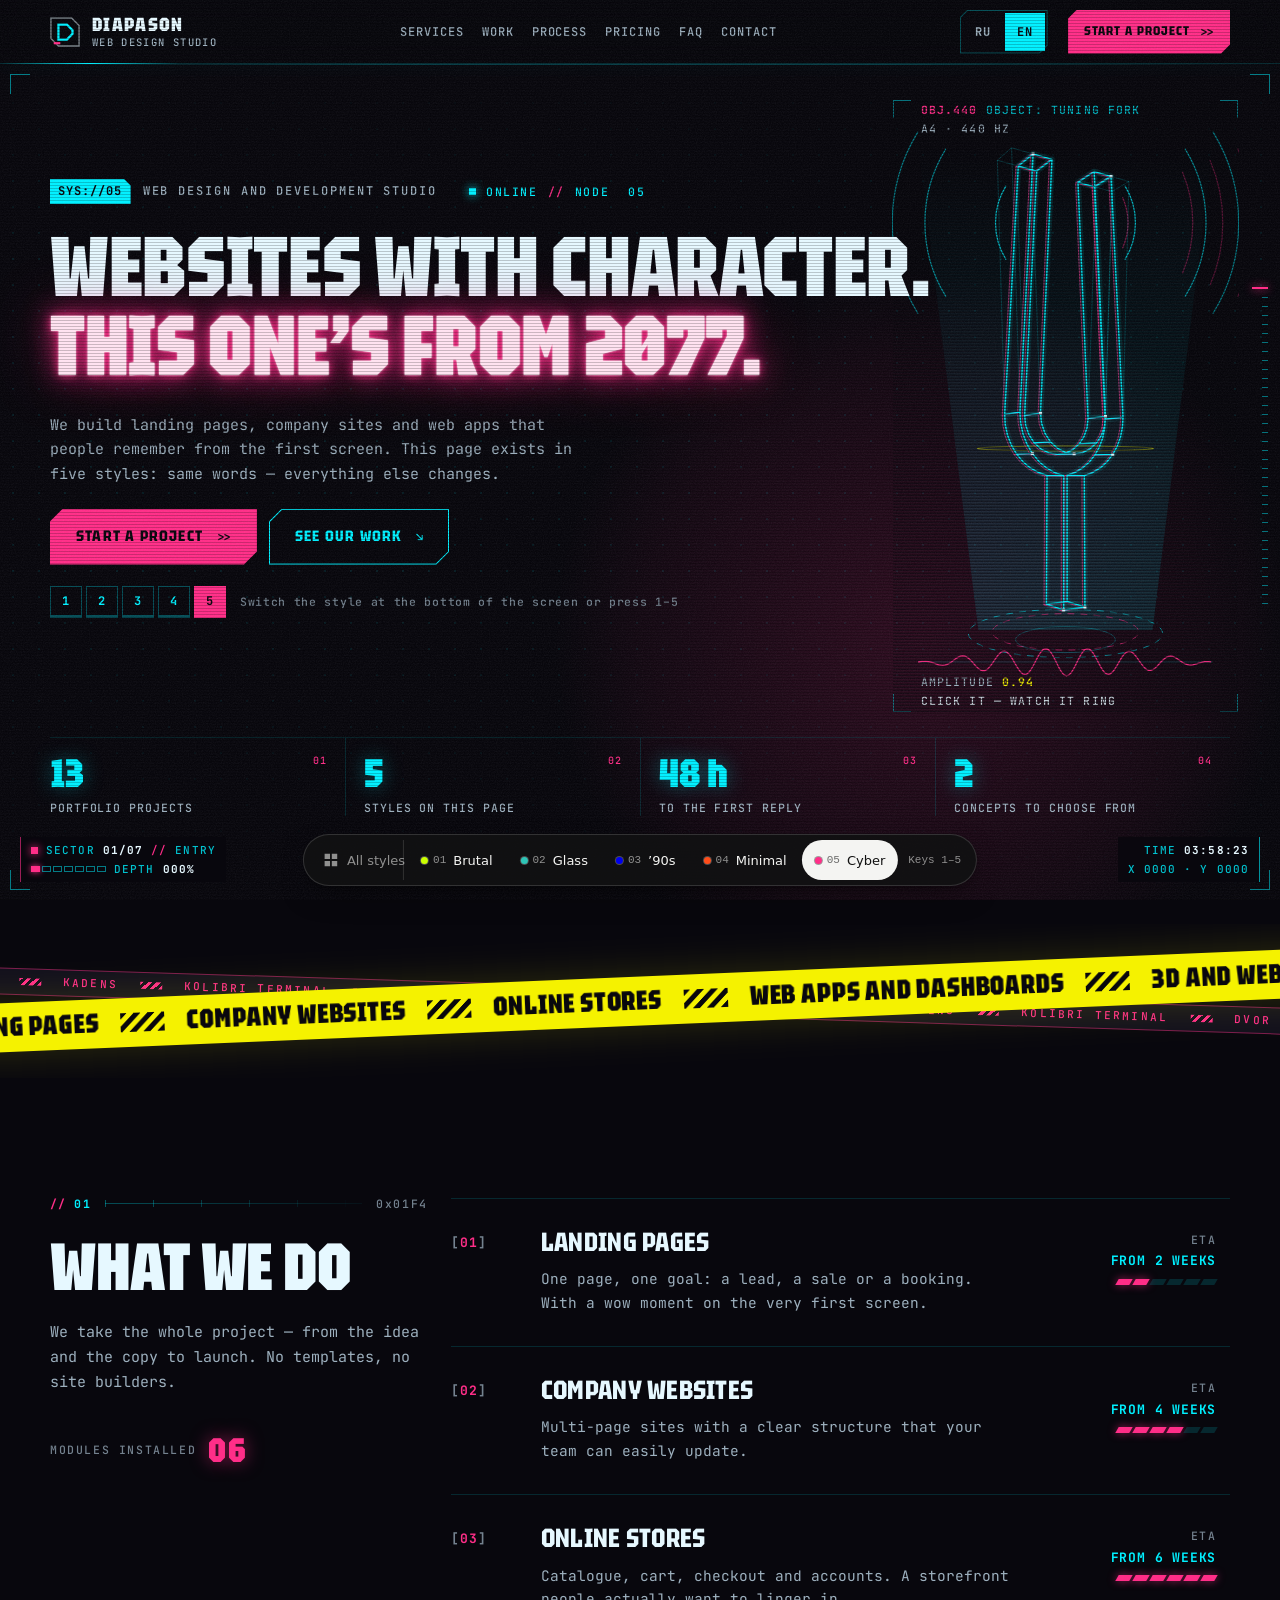
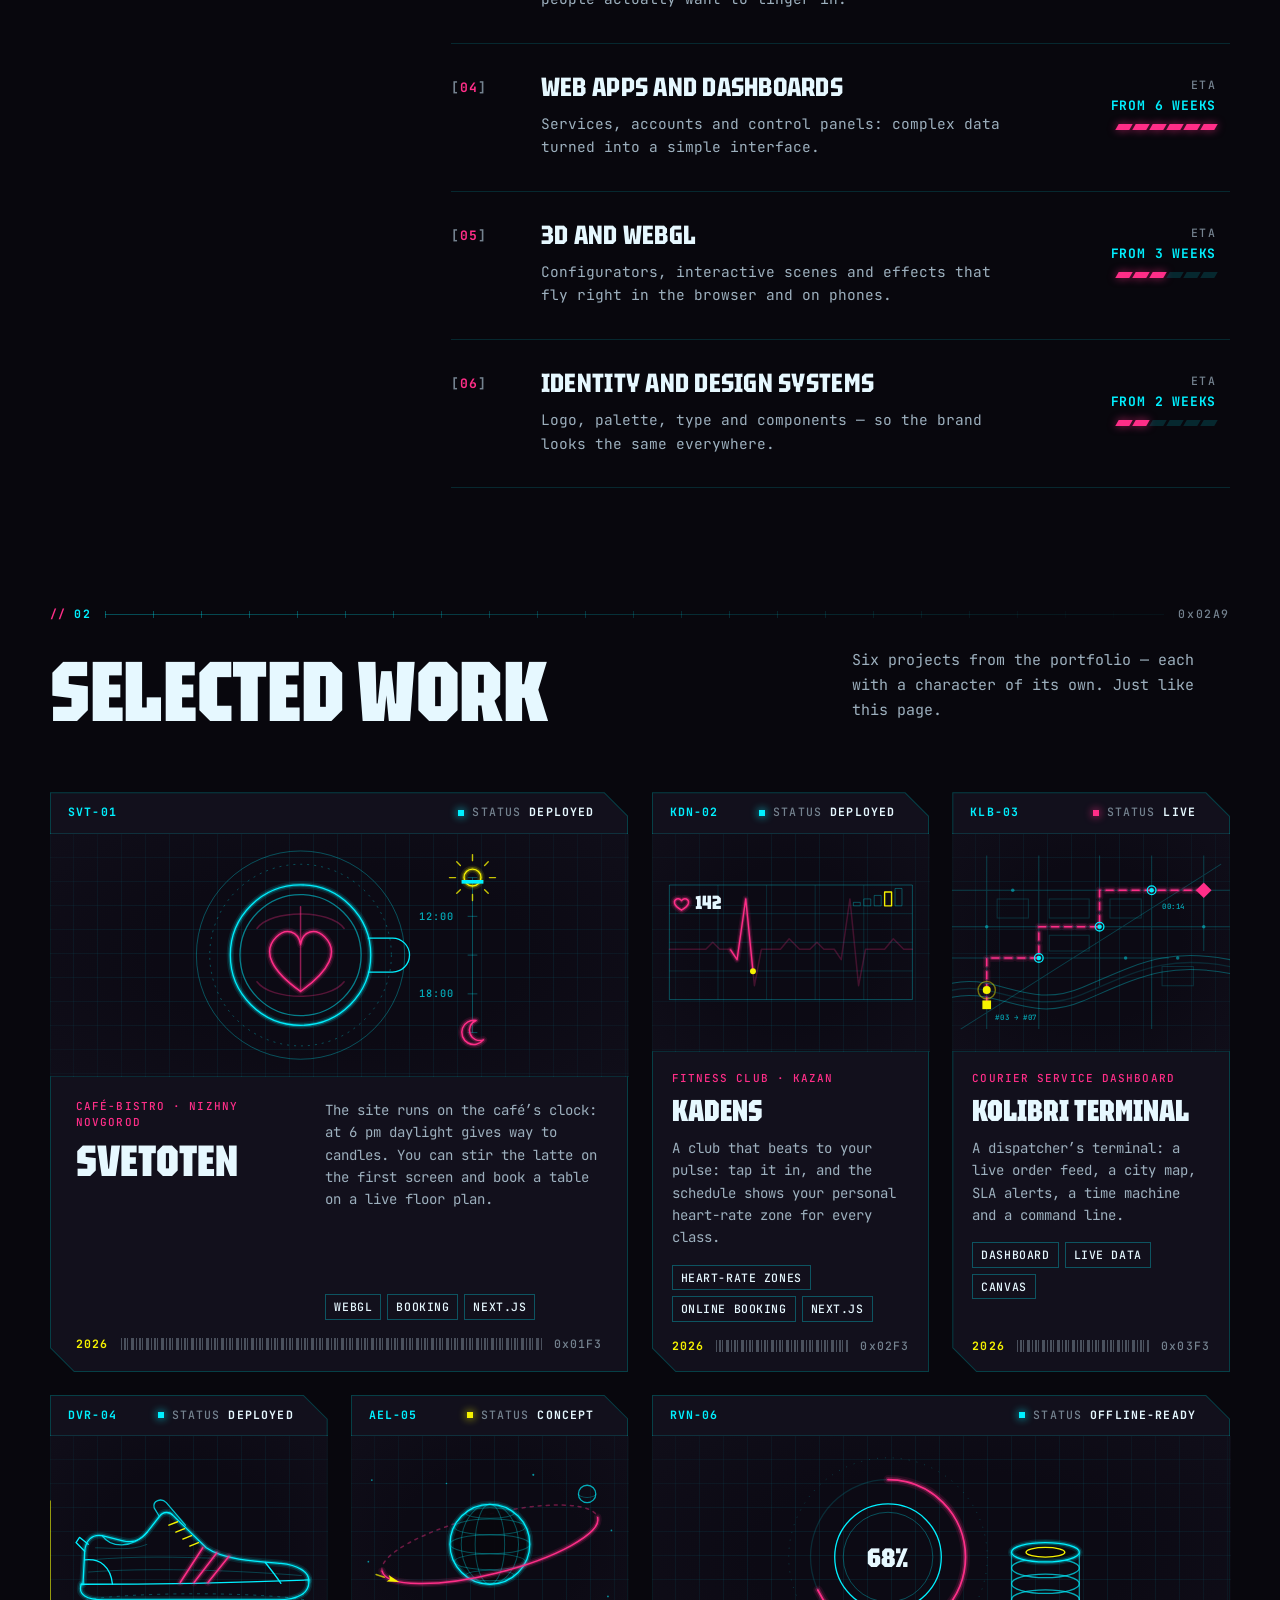
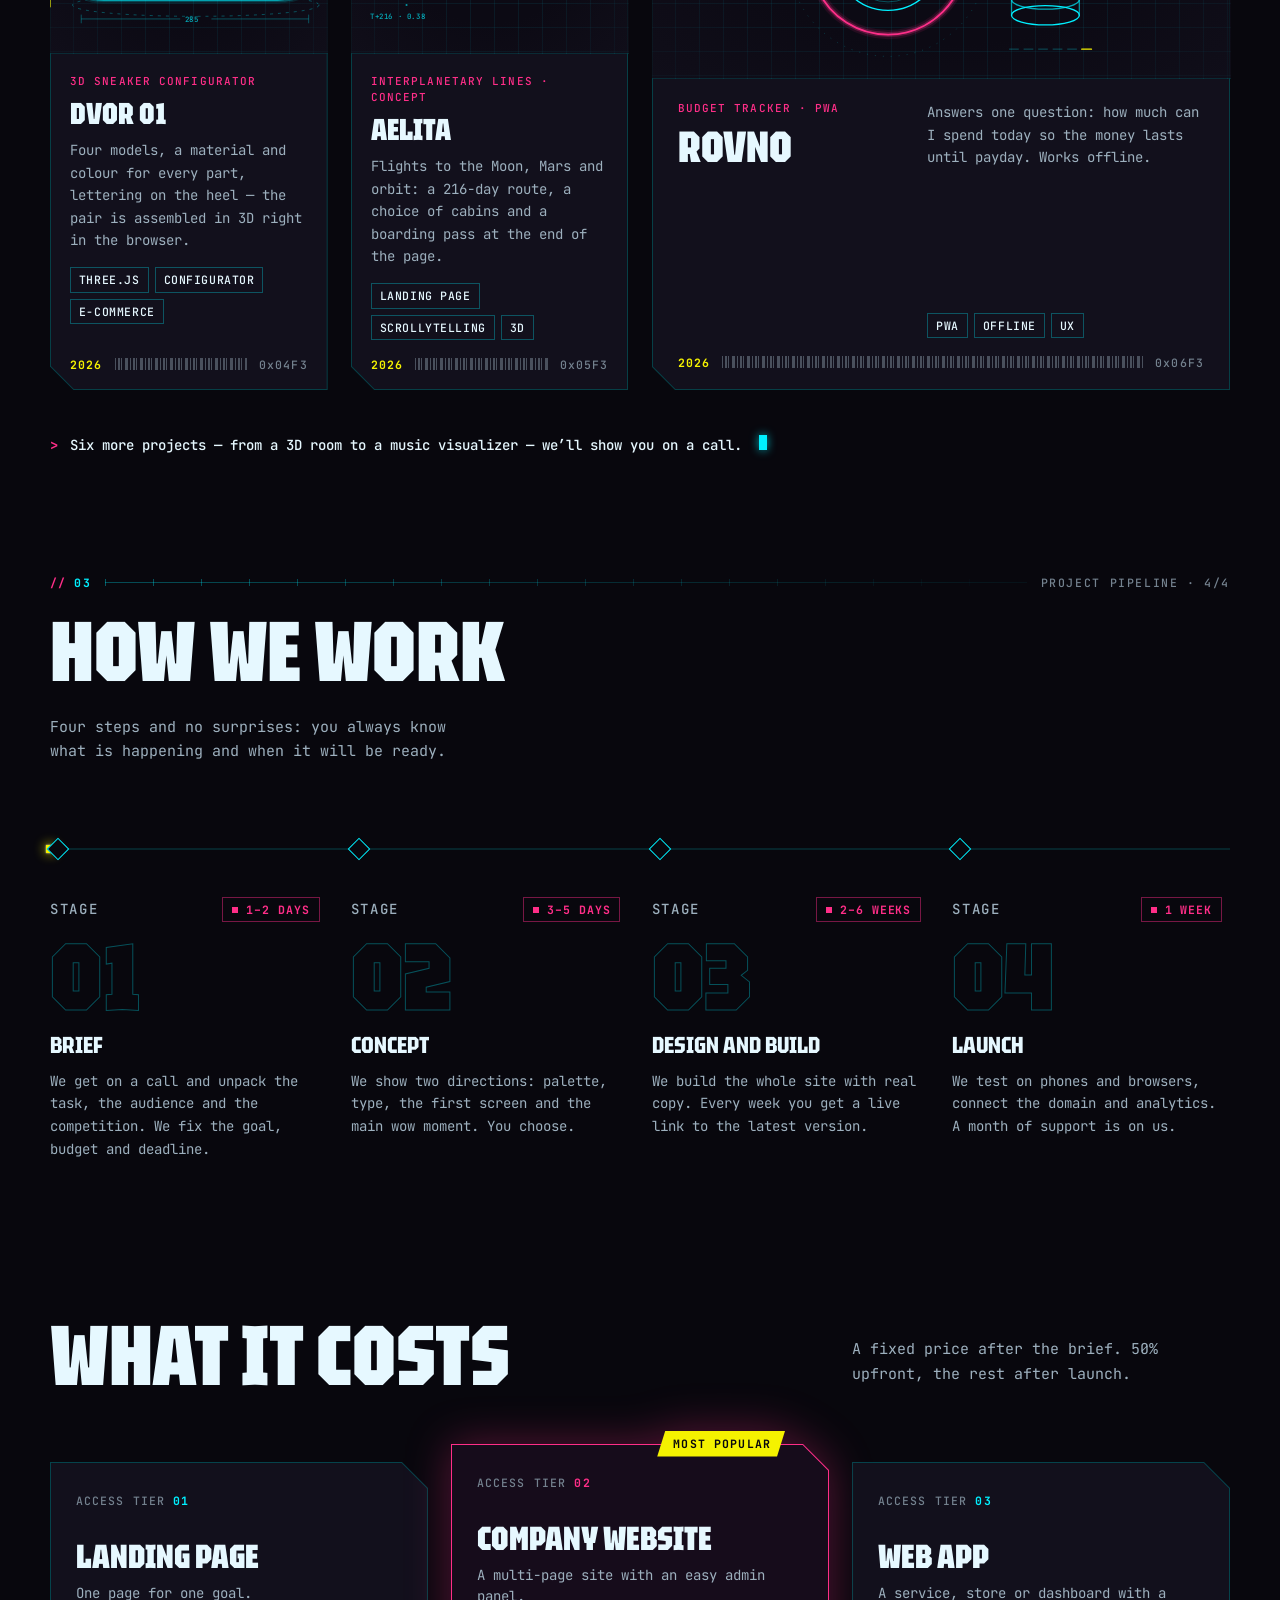
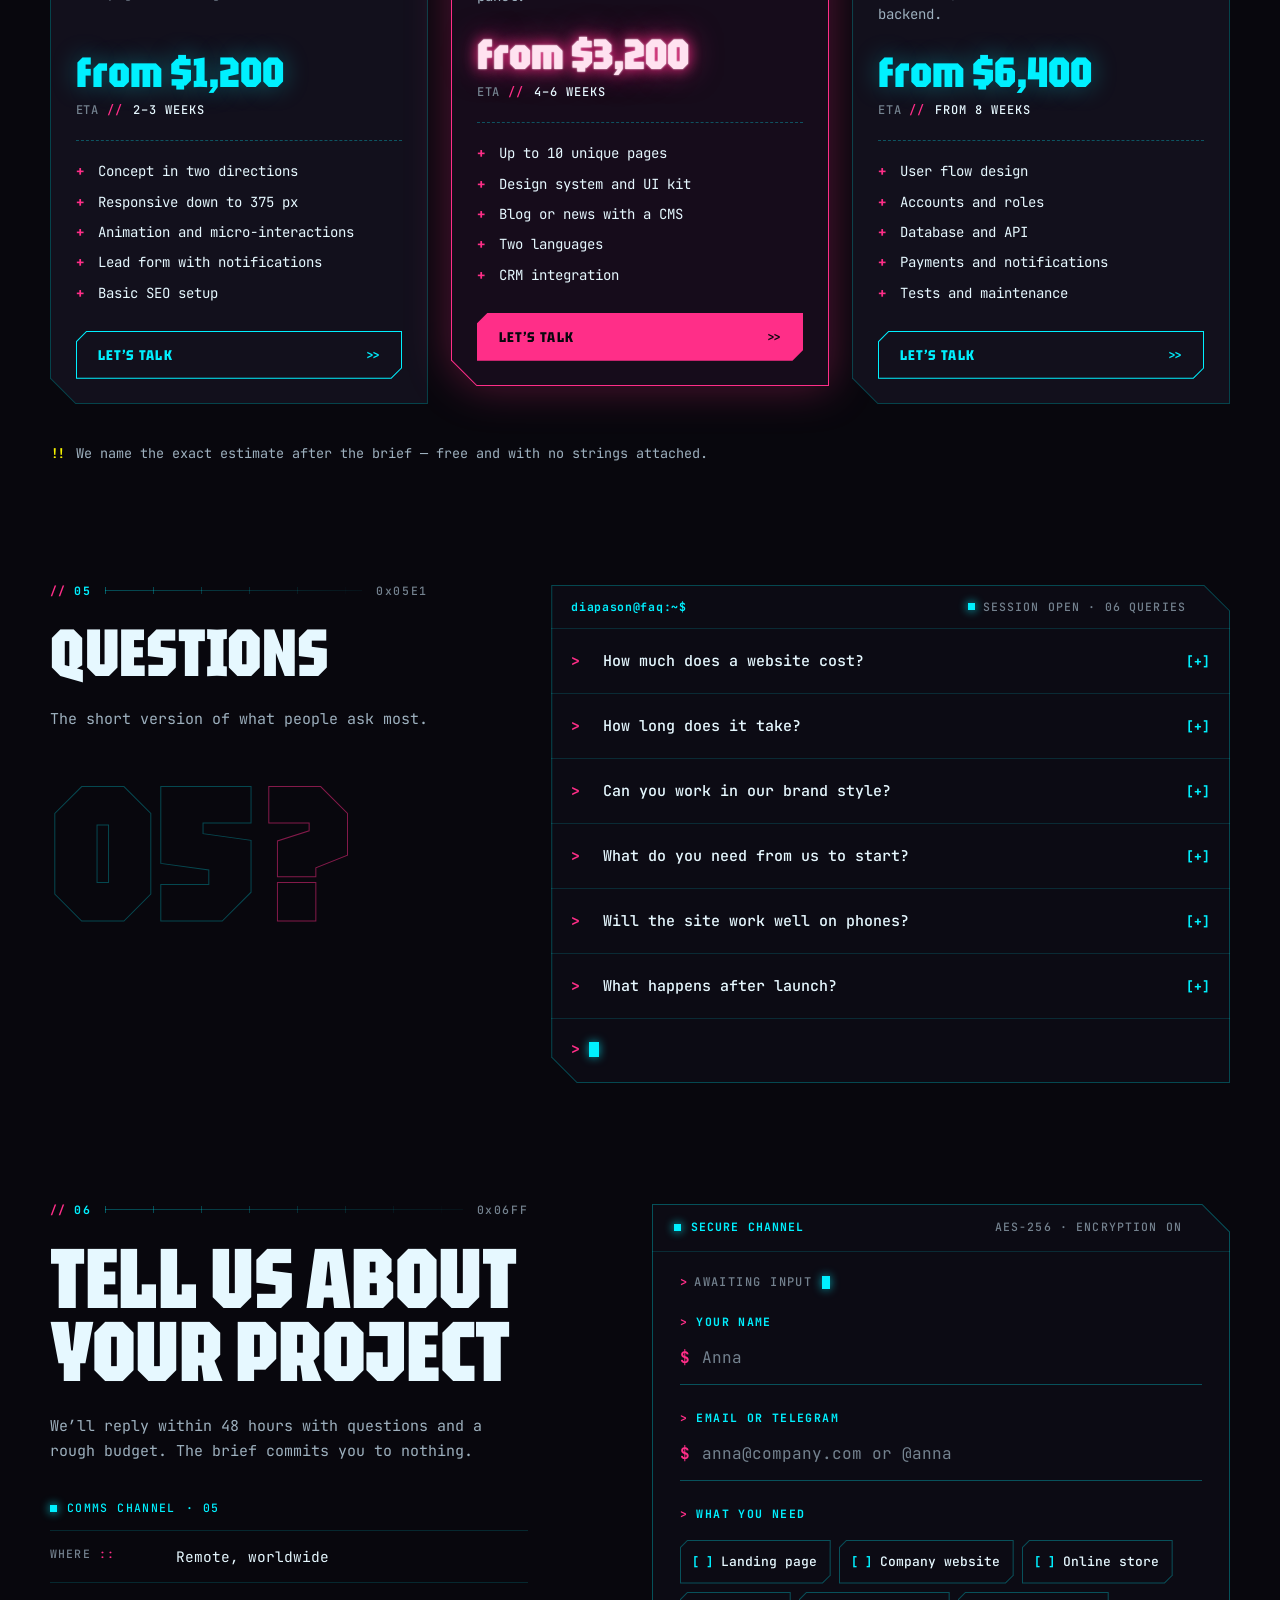
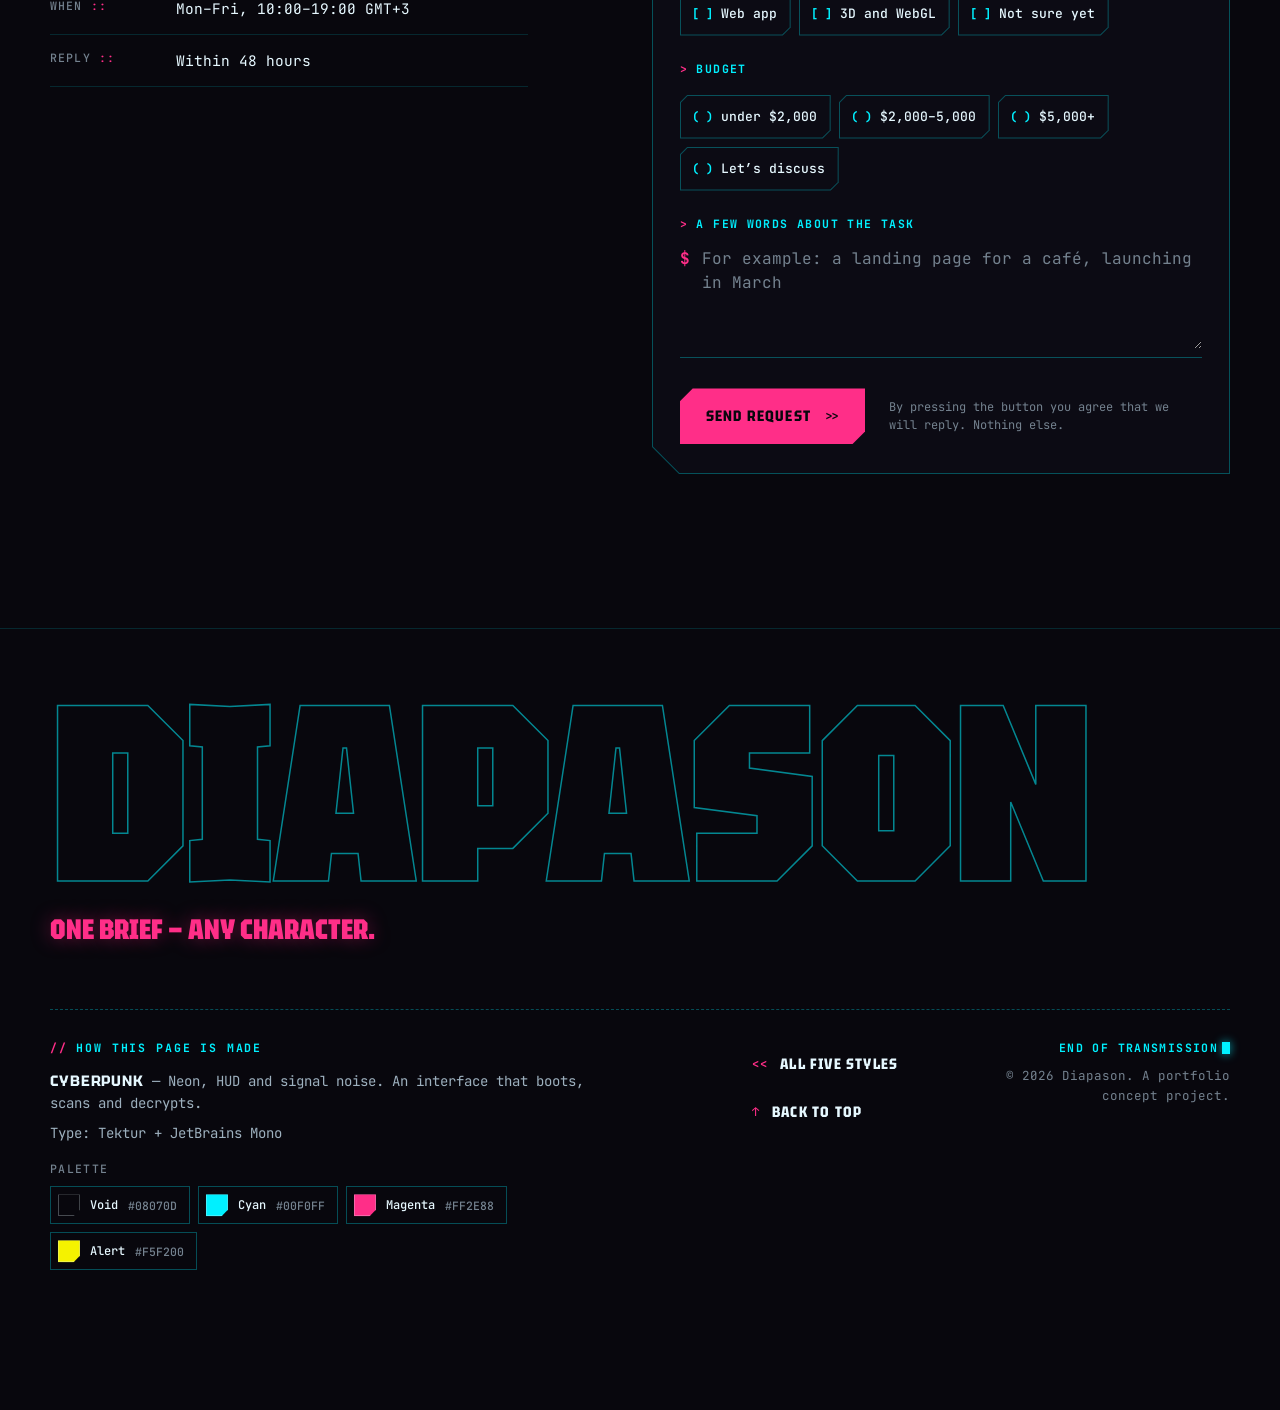
<file: cyberpunk.html>
<!doctype html>
<html lang="ru" data-style="cyberpunk">
<head>
  <meta charset="utf-8">
  <meta name="viewport" content="width=device-width, initial-scale=1, viewport-fit=cover">
  <title data-i18n="style.metaTitle">Диапазон — киберпанк</title>
  <meta name="description" data-i18n-attr="content:meta.description">
  <meta name="theme-color" content="#08070D">
  <meta name="color-scheme" content="dark">
  <link rel="icon" href="data:image/svg+xml,%3Csvg xmlns='http://www.w3.org/2000/svg' viewBox='0 0 32 32'%3E%3Cpath d='M0 0h24l8 8v24H8L0 24z' fill='%2308070D'/%3E%3Cpath d='M8 7h10l6 6v6l-6 6H8z' fill='none' stroke='%2300F0FF' stroke-width='2.6'/%3E%3Cpath d='M3 28h9' stroke='%23FF2E88' stroke-width='2.4'/%3E%3Crect x='25' y='3' width='4' height='4' fill='%23F5F200'/%3E%3C/svg%3E">
  <!-- boot: read the reveal origin left by the previous page (must stay inline, in <head>) -->
  <script>(function(d){try{var o=JSON.parse(sessionStorage.getItem('diapason.vt')||'null');sessionStorage.removeItem('diapason.vt');if(o){d.documentElement.style.setProperty('--dz-vt-x',o.x+'px');d.documentElement.style.setProperty('--dz-vt-y',o.y+'px');}}catch(e){}})(document)</script>
  <!-- cyberpunk: decide before first paint whether the boot sequence / hero intro will run (never in preview or reduced motion) -->
  <script>(function(r){try{if(/[?&]preview=1(&|$)/.test(location.search)||matchMedia('(prefers-reduced-motion: reduce)').matches)return;r.classList.add('cp-intro');if(!sessionStorage.getItem('cp.booted'))r.classList.add('cp-boot');}catch(e){}})(document.documentElement)</script>
  <link rel="stylesheet" href="assets/core/core.css">
  <link rel="preconnect" href="https://fonts.googleapis.com">
  <link rel="preconnect" href="https://fonts.gstatic.com" crossorigin>
  <link rel="stylesheet" href="https://fonts.googleapis.com/css2?family=JetBrains+Mono:wght@400;500;700&family=Tektur:wdth,wght@75..100,400..900&display=swap">
  <link rel="stylesheet" href="assets/cyberpunk/style.css">
</head>
<body>
  <a class="dz-skip" href="#main" data-i18n="a11y.skip"></a>

  <!-- BOOT SEQUENCE (once per session, skippable) -->
  <div class="boot" data-boot aria-hidden="true">
    <div class="boot__inner">
      <p class="boot__head"><span class="boot__os"><span data-i18n="brand.name"></span>//OS 5.0.5</span><span class="boot__sep"></span><span data-i18n="x.cyberpunk.boot.title"></span><span class="boot__mem">MEM 0x7F3A2C · 05/05</span></p>
      <ol class="boot__log" data-boot-log></ol>
      <div class="boot__meter">
        <span class="boot__label" data-i18n="x.cyberpunk.boot.loading"></span>
        <span class="boot__pct" data-boot-pct>000%</span>
        <span class="boot__bar"><i data-boot-bar></i></span>
      </div>
      <p class="boot__granted glitch" data-i18n="x.cyberpunk.boot.granted"></p>
      <p class="boot__skip" data-i18n="x.cyberpunk.boot.skip"></p>
    </div>
  </div>

  <header class="site-header" data-header>
    <a class="brand" href="#top" data-scramble-off>
      <svg class="brand__mark" viewBox="0 0 32 32" aria-hidden="true"><path d="M1 1h22l8 8v22H9l-8-8z" fill="none" stroke="currentColor" stroke-width="1.5"/><path d="M9 8h9l6 6v4l-6 6H9z" fill="none" stroke="var(--cyan)" stroke-width="2.4"/><path d="M4 28h7" stroke="var(--magenta)" stroke-width="2.4"/></svg>
      <span class="brand__text">
        <span class="brand__name" data-i18n="brand.name"></span>
        <span class="brand__descriptor" data-i18n="brand.descriptor"></span>
      </span>
    </a>
    <nav class="site-nav" id="site-nav" data-i18n-attr="aria-label:a11y.menu">
      <ul>
        <template data-i18n-list="nav.items">
          <li><a href="{@href}" data-scramble><span class="site-nav__num" aria-hidden="true">{nn}</span><span class="site-nav__label" data-i18n="@label"></span></a></li>
        </template>
      </ul>
    </nav>
    <div class="lang" role="group" data-i18n-attr="aria-label:a11y.lang">
      <button type="button" data-set-lang="ru" data-i18n="lang.ru" data-i18n-attr="aria-label:lang.ruFull"></button>
      <button type="button" data-set-lang="en" data-i18n="lang.en" data-i18n-attr="aria-label:lang.enFull"></button>
    </div>
    <a class="header-cta btn btn--primary btn--sm" href="#contact" data-scramble><span data-i18n="nav.cta"></span><span class="btn__ico" aria-hidden="true">&gt;&gt;</span></a>
    <button class="menu-btn" type="button" aria-expanded="false" aria-controls="site-nav" data-menu-btn>
      <span class="menu-btn__icon" aria-hidden="true"><i></i><i></i><i></i></span>
      <span class="menu-btn__label" data-i18n="a11y.menu"></span>
    </button>
    <!-- compact HUD readout for small screens -->
    <div class="sector-bar" aria-hidden="true">
      <span class="sector-bar__txt"><span data-i18n="x.cyberpunk.hud.sector"></span> <b data-hud-num>01/07</b> <i>//</i> <span data-hud-name></span></span>
      <span class="sector-bar__pct" data-hud-pct>000%</span>
      <span class="sector-bar__progress"><i data-hud-progress></i></span>
    </div>
  </header>

  <main id="main">
    <!-- HERO -->
    <section id="top" class="hero">
      <div class="hero__bg" aria-hidden="true"><span class="hero__grid"></span><span class="hero__haze"></span><span class="hero__scan"></span></div>

      <div class="holo" data-holo aria-hidden="true">
        <canvas class="holo__canvas" width="600" height="700"></canvas>
        <span class="holo__frame"><i></i><i></i><i></i><i></i></span>
        <div class="holo__meta holo__meta--top">
          <p class="holo__label holo__label--obj"><b>OBJ.440</b> <span data-i18n="x.cyberpunk.holo.obj"></span></p>
          <p class="holo__label holo__label--freq" data-i18n="x.cyberpunk.holo.freq"></p>
        </div>
        <div class="holo__meta holo__meta--bot" data-holo-bot>
          <p class="holo__label holo__label--amp"><span data-i18n="x.cyberpunk.holo.amp"></span> <b data-holo-amp>0.00</b></p>
          <p class="holo__hint" data-holo-hint data-i18n="x.cyberpunk.holo.hintMouse"></p>
        </div>
      </div>

      <div class="hero__content wrap">
        <div class="hero__main">
          <div class="hero__top">
            <p class="hero__eyebrow"><span class="hero__tag" aria-hidden="true">SYS://05</span><span data-i18n="hero.eyebrow"></span></p>
            <p class="hero__status" aria-hidden="true"><i class="pulse-dot"></i><span data-i18n="x.cyberpunk.status.online"></span><span class="hero__status-sep">//</span><span data-i18n="x.cyberpunk.status.node"></span>&nbsp;05</p>
          </div>
          <h1 class="hero__title">
            <span class="hero__line glitch" data-i18n="hero.title"></span>
            <span class="hero__this glitch" data-i18n="style.hero"></span>
          </h1>
          <div class="hero__below">
            <p class="hero__lead" data-i18n="hero.lead"></p>
            <div class="hero__actions">
              <a class="btn btn--primary btn--lg" href="#contact" data-scramble><span data-i18n="hero.ctaPrimary"></span><span class="btn__ico" aria-hidden="true">&gt;&gt;</span></a>
              <a class="btn btn--secondary btn--lg" href="#work" data-scramble><span data-i18n="hero.ctaSecondary"></span><span class="btn__ico" aria-hidden="true">&#8600;</span></a>
            </div>
            <div class="hero__hint">
              <div class="hero__keys" role="group" data-i18n-attr="aria-label:a11y.dock">
                <a class="hero__key" href="brutalism.html" data-dz-go="brutalism" data-style-key="brutalism" data-i18n-attr="aria-label:styles.brutalism.name"><kbd>1</kbd></a>
                <a class="hero__key" href="glassmorphism.html" data-dz-go="glassmorphism" data-style-key="glassmorphism" data-i18n-attr="aria-label:styles.glassmorphism.name"><kbd>2</kbd></a>
                <a class="hero__key" href="retro-90s.html" data-dz-go="retro-90s" data-style-key="retro-90s" data-i18n-attr="aria-label:styles.retro-90s.name"><kbd>3</kbd></a>
                <a class="hero__key" href="minimalism.html" data-dz-go="minimalism" data-style-key="minimalism" data-i18n-attr="aria-label:styles.minimalism.name"><kbd>4</kbd></a>
                <a class="hero__key is-current" href="cyberpunk.html" data-dz-go="cyberpunk" data-style-key="cyberpunk" aria-current="page" data-i18n-attr="aria-label:styles.cyberpunk.name"><kbd>5</kbd></a>
              </div>
              <p class="hero__hint-text" data-i18n="hero.switchHint"></p>
            </div>
          </div>
        </div>
        <dl class="stats">
          <template data-i18n-list="hero.stats">
            <div class="stat"><dt data-i18n="@value"></dt><dd data-i18n="@label"></dd></div>
          </template>
        </dl>
      </div>
    </section>

    <!-- hazard tape: the service list as a moving band (decorative duplicate of #services) -->
    <div class="tape" aria-hidden="true">
      <div class="tape__band tape__band--back"><div class="tape__track" data-tape="back"></div></div>
      <div class="tape__band tape__band--front"><div class="tape__track" data-tape="front"></div></div>
    </div>

    <!-- SERVICES -->
    <section id="services" class="sec sec--services" aria-labelledby="services-title">
      <div class="wrap sec__split">
        <div class="sec-head sec-head--sticky">
          <div class="sec-head__rule" data-rv><p class="section-num" data-i18n="services.num"></p><span class="sec-head__line" aria-hidden="true"></span><span class="sec-head__code" aria-hidden="true">0x01F4</span></div>
          <h2 id="services-title" class="sec-title glitch" data-i18n="services.title" data-decrypt data-rv></h2>
          <p class="section-lead" data-i18n="services.lead" data-rv></p>
          <p class="sec-head__meta" aria-hidden="true" data-rv><span data-i18n="x.cyberpunk.services.installed"></span><b>06</b></p>
        </div>
        <ol class="services">
          <template data-i18n-list="services.items">
            <li class="service" data-rv data-lock>
              <span class="service__num">{nn}</span>
              <div class="service__body">
                <h3 data-i18n="@title"></h3>
                <p data-i18n="@text"></p>
              </div>
              <div class="service__side">
                <span class="service__eta" aria-hidden="true" data-i18n="x.cyberpunk.services.eta"></span>
                <span class="service__meta" data-i18n="@meta"></span>
                <span class="service__bar" aria-hidden="true"></span>
              </div>
            </li>
          </template>
        </ol>
      </div>
    </section>

    <!-- WORK -->
    <section id="work" class="sec sec--work" aria-labelledby="work-title">
      <div class="wrap">
        <div class="sec-head sec-head--split">
          <div class="sec-head__rule" data-rv><p class="section-num" data-i18n="work.num"></p><span class="sec-head__line" aria-hidden="true"></span><span class="sec-head__code" aria-hidden="true">0x02A9</span></div>
          <h2 id="work-title" class="sec-title glitch" data-i18n="work.title" data-decrypt data-rv></h2>
          <p class="section-lead" data-i18n="work.lead" data-rv></p>
        </div>
        <ul class="cases">
          <template data-i18n-list="work.items">
            <li class="case" data-motif="{@motif}" data-rv="panel">
              <article class="case__shell cut" data-lock>
                <div class="case__head" aria-hidden="true">
                  <span class="case__id" data-i18n="x.cyberpunk.shards.{i}.id"></span>
                  <span class="case__status"><i></i><span data-i18n="x.cyberpunk.shard.status"></span><b data-i18n="x.cyberpunk.shards.{i}.status"></b></span>
                </div>
                <div class="case__art" aria-hidden="true"></div>
                <div class="case__info">
                  <p class="case__type" data-i18n="@type"></p>
                  <h3 class="case__name" data-i18n="@name"></h3>
                  <p class="case__text" data-i18n="@text"></p>
                  <ul class="case__tags">
                    <template data-i18n-list="@tags"><li data-i18n="@"></li></template>
                  </ul>
                  <div class="case__foot"><span class="case__year" data-i18n="work.year"></span><span class="case__barcode" aria-hidden="true"></span><span class="case__hex" aria-hidden="true">0x{nn}F3</span></div>
                </div>
              </article>
            </li>
          </template>
        </ul>
        <p class="work__more" data-rv><span class="work__prompt" aria-hidden="true">&gt;</span><span data-i18n="work.more"></span><span class="caret" aria-hidden="true"></span></p>
      </div>
    </section>

    <!-- PROCESS -->
    <section id="process" class="sec sec--process" aria-labelledby="process-title">
      <div class="wrap">
        <div class="sec-head sec-head--wide">
          <div class="sec-head__rule" data-rv><p class="section-num" data-i18n="process.num"></p><span class="sec-head__line" aria-hidden="true"></span><span class="sec-head__code" aria-hidden="true"><span class="up" data-i18n="x.cyberpunk.process.pipeline"></span> · 4/4</span></div>
          <h2 id="process-title" class="sec-title glitch" data-i18n="process.title" data-decrypt data-rv></h2>
          <p class="section-lead" data-i18n="process.lead" data-rv></p>
        </div>
        <div class="pipeline" data-pipeline>
          <div class="pipeline__trace" aria-hidden="true"><i class="pipeline__fill"></i><i class="pipeline__packet"></i></div>
          <!-- 2×2 layout (tablet): the same trace routed as a PCB circuit 01 → 02 ↴ 03 → 04 (path built in script.js) -->
          <svg class="pipeline__circuit" aria-hidden="true" focusable="false">
            <defs><linearGradient id="cp-circuit-grad" x1="0" y1="0" x2="1" y2="1"><stop offset="0" stop-color="#FF2E88"/><stop offset="1" stop-color="#00F0FF"/></linearGradient></defs>
            <path class="pipeline__c-base"/>
            <path class="pipeline__c-glow" pathLength="1"/>
            <path class="pipeline__c-fill" pathLength="1"/>
          </svg>
          <i class="pipeline__c-packet" aria-hidden="true"></i>
          <ol class="steps">
            <template data-i18n-list="process.steps">
              <li class="step" data-rv>
                <span class="step__node" aria-hidden="true"></span>
                <p class="step__label"><span data-i18n="x.cyberpunk.process.stage"></span><span class="step__duration" data-i18n="@duration"></span></p>
                <span class="step__num step__big">{nn}</span>
                <h3 data-i18n="@title"></h3>
                <p data-i18n="@text"></p>
              </li>
            </template>
          </ol>
        </div>
      </div>
    </section>

    <!-- PRICING -->
    <section id="pricing" class="sec sec--pricing" aria-labelledby="pricing-title">
      <div class="wrap">
        <div class="sec-head sec-head--split">
          <div class="sec-head__rule" data-rv><p class="section-num" data-i18n="pricing.num"></p><span class="sec-head__line" aria-hidden="true"></span><span class="sec-head__code" aria-hidden="true">0x04C2</span></div>
          <h2 id="pricing-title" class="sec-title glitch" data-i18n="pricing.title" data-decrypt data-rv></h2>
          <p class="section-lead" data-i18n="pricing.lead" data-rv></p>
        </div>
        <div class="plans">
          <template data-i18n-list="pricing.plans">
            <article class="plan" data-featured="{@featured}" data-rv="panel">
              <div class="plan__shell cut" data-lock>
                <div class="plan__top">
                  <p class="plan__tier" aria-hidden="true"><span data-i18n="x.cyberpunk.tier"></span> <b>0{n}</b></p>
                  <p class="plan__badge" data-i18n="@badge"></p>
                </div>
                <h3 class="plan__name" data-i18n="@name"></h3>
                <p class="plan__text" data-i18n="@text"></p>
                <p class="plan__price" data-i18n="@price"></p>
                <p class="plan__term-row"><span class="plan__eta" aria-hidden="true" data-i18n="x.cyberpunk.eta"></span><span class="plan__term" data-i18n="@term"></span></p>
                <ul class="plan__features">
                  <template data-i18n-list="@features"><li data-i18n="@"></li></template>
                </ul>
                <a class="btn plan__cta" href="#contact" data-scramble><span data-i18n="pricing.cta"></span><span class="btn__ico" aria-hidden="true">&gt;&gt;</span></a>
              </div>
            </article>
          </template>
        </div>
        <p class="pricing__note" data-rv><span aria-hidden="true">!!</span> <span data-i18n="pricing.note"></span></p>
      </div>
    </section>

    <!-- FAQ -->
    <section id="faq" class="sec sec--faq" aria-labelledby="faq-title">
      <div class="wrap sec__split">
        <div class="sec-head sec-head--sticky">
          <div class="sec-head__rule" data-rv><p class="section-num" data-i18n="faq.num"></p><span class="sec-head__line" aria-hidden="true"></span><span class="sec-head__code" aria-hidden="true">0x05E1</span></div>
          <h2 id="faq-title" class="sec-title glitch" data-i18n="faq.title" data-decrypt data-rv></h2>
          <p class="section-lead" data-i18n="faq.lead" data-rv></p>
          <span class="sec-head__big" aria-hidden="true" data-i18n="faq.num"></span>
        </div>
        <div class="term cut" data-rv="panel">
          <div class="term__bar" aria-hidden="true"><span class="term__path">diapason@faq:~$</span><span class="term__meta"><i class="pulse-dot"></i><span data-i18n="x.cyberpunk.faq.session"></span> · 06 <span data-i18n="x.cyberpunk.faq.count"></span></span></div>
          <div class="faq">
            <template data-i18n-list="faq.items">
              <details class="faq__item" name="faq">
                <summary><span class="faq__prompt" aria-hidden="true">&gt;</span><span class="faq__q" data-i18n="@q"></span><span class="faq__state" aria-hidden="true"></span></summary>
                <div class="faq__a"><p data-i18n="@a"></p></div>
              </details>
            </template>
          </div>
          <p class="term__idle" aria-hidden="true"><span>&gt;</span><span class="caret"></span></p>
        </div>
      </div>
    </section>

    <!-- CONTACT -->
    <section id="contact" class="sec sec--contact" aria-labelledby="contact-title">
      <div class="wrap sec__split sec__split--contact">
        <div class="sec-head">
          <div class="sec-head__rule" data-rv><p class="section-num" data-i18n="contact.num"></p><span class="sec-head__line" aria-hidden="true"></span><span class="sec-head__code" aria-hidden="true">0x06FF</span></div>
          <h2 id="contact-title" class="sec-title glitch" data-i18n="contact.title" data-decrypt data-rv></h2>
          <p class="section-lead" data-i18n="contact.lead" data-rv></p>
          <p class="contact__channel" aria-hidden="true" data-rv><i class="pulse-dot"></i><span data-i18n="x.cyberpunk.contact.channel"></span> · 05</p>
          <dl class="contact__details" data-rv>
            <template data-i18n-list="contact.details">
              <div><dt data-i18n="@label"></dt><dd data-i18n="@value"></dd></div>
            </template>
          </dl>
        </div>

        <form class="form cut" data-dz-form novalidate data-rv="panel">
          <div class="form__bar" aria-hidden="true">
            <span class="form__chan"><i class="pulse-dot"></i><span data-i18n="x.cyberpunk.form.channel"></span></span>
            <span class="form__enc">AES-256 · <span data-i18n="x.cyberpunk.form.enc"></span></span>
            <span class="form__progress"><i></i></span>
          </div>
          <div class="form__body" data-form-body>
            <p class="form__idle" aria-hidden="true"><span>&gt;</span> <span data-i18n="x.cyberpunk.form.idle"></span><span class="caret"></span></p>
            <div class="field field--line">
              <label for="f-name" data-i18n="contact.form.name.label"></label>
              <div class="field__line">
                <span class="field__prompt" aria-hidden="true">$</span>
                <input id="f-name" name="name" type="text" autocomplete="name" required aria-describedby="f-name-err" data-i18n-attr="placeholder:contact.form.name.placeholder">
                <span class="field__caret" aria-hidden="true"></span>
              </div>
              <p id="f-name-err" class="field__error" data-error-for="name" hidden></p>
            </div>
            <div class="field field--line">
              <label for="f-contact" data-i18n="contact.form.contact.label"></label>
              <div class="field__line">
                <span class="field__prompt" aria-hidden="true">$</span>
                <input id="f-contact" name="contact" type="text" autocomplete="email" required aria-describedby="f-contact-err" data-i18n-attr="placeholder:contact.form.contact.placeholder">
                <span class="field__caret" aria-hidden="true"></span>
              </div>
              <p id="f-contact-err" class="field__error" data-error-for="contact" hidden></p>
            </div>
            <fieldset class="field chips chips--check">
              <legend data-i18n="contact.form.type.label"></legend>
              <template data-i18n-list="contact.form.type.options">
                <label class="chip"><input type="checkbox" name="type" data-i18n-attr="value:@"><span class="chip__box" aria-hidden="true"></span><span data-i18n="@"></span></label>
              </template>
            </fieldset>
            <fieldset class="field chips chips--radio">
              <legend data-i18n="contact.form.budget.label"></legend>
              <template data-i18n-list="contact.form.budget.options">
                <label class="chip"><input type="radio" name="budget" data-i18n-attr="value:@"><span class="chip__box" aria-hidden="true"></span><span data-i18n="@"></span></label>
              </template>
            </fieldset>
            <div class="field field--area">
              <label for="f-message" data-i18n="contact.form.message.label"></label>
              <div class="field__line">
                <span class="field__prompt" aria-hidden="true">$</span>
                <textarea id="f-message" name="message" rows="4" data-i18n-attr="placeholder:contact.form.message.placeholder"></textarea>
              </div>
            </div>
            <div class="form__submit-row">
              <button class="btn btn--primary btn--lg form__submit" type="submit"><span data-i18n="contact.form.submit"></span><span class="btn__ico" aria-hidden="true">&gt;&gt;</span></button>
              <p class="form__privacy" data-i18n="contact.form.privacy"></p>
            </div>
          </div>

          <div class="form__success" data-form-success hidden role="status">
            <p class="form__done glitch" aria-hidden="true" data-i18n="x.cyberpunk.form.done"></p>
            <p class="form__success-title" data-i18n="contact.form.success.title"></p>
            <p class="form__success-text" data-i18n="contact.form.success.text" data-i18n-vars="{}"></p>
            <p class="form__packet" aria-hidden="true"><span data-i18n="x.cyberpunk.form.packet"></span> <b data-packet>#0000-0000</b> · 100%</p>
            <p class="form__success-note" data-i18n="contact.form.success.note"></p>
            <button type="button" class="btn btn--secondary" data-form-reset data-i18n="contact.form.success.again"></button>
          </div>
        </form>
      </div>
    </section>
  </main>

  <footer class="site-footer">
    <div class="wrap">
      <div class="footer__mark">
        <p class="brand__name footer__word glitch" data-i18n="brand.name"></p>
        <p class="footer__tagline" data-i18n="brand.tagline"></p>
      </div>
      <div class="footer__grid">
        <section class="colophon" aria-labelledby="colophon-title">
          <h2 id="colophon-title" data-i18n="footer.colophon"></h2>
          <p class="colophon__style"><strong data-i18n="style.name"></strong> — <span data-i18n="style.desc"></span></p>
          <p class="colophon__fonts"><span data-i18n="footer.fontsLabel"></span>: <span data-i18n="style.fonts"></span></p>
          <p class="colophon__label" data-i18n="footer.paletteLabel"></p>
          <ul class="swatches">
            <template data-i18n-list="style.palette">
              <li style="--swatch: {@hex}"><span class="swatch" aria-hidden="true"></span><span data-i18n="@name"></span> <code>{@hex}</code></li>
            </template>
          </ul>
        </section>
        <div class="footer__links">
          <a class="footer__link" href="index.html" data-dz-go="hub" data-scramble><span class="footer__arrow" aria-hidden="true">&lt;&lt;</span><span data-i18n="footer.hub"></span></a>
          <a class="footer__link" href="#top" data-scramble><span class="footer__arrow" aria-hidden="true">&#8593;</span><span data-i18n="footer.toTop"></span></a>
        </div>
        <div class="footer__meta">
          <p class="footer__eot" aria-hidden="true"><span data-i18n="x.cyberpunk.footer.eot"></span><span class="caret"></span></p>
          <p class="footer__rights" data-i18n="footer.rights"></p>
        </div>
      </div>
    </div>
  </footer>

  <!-- screen FX: scanlines, grain, vignette -->
  <div class="fx" aria-hidden="true"><span class="fx__noise"></span><span class="fx__lines"></span><span class="fx__vignette"></span></div>

  <!-- HUD: pointer-events:none; bottom centre stays free for the style dock -->
  <div class="hud" data-hud aria-hidden="true">
    <span class="hud__corner hud__corner--tl"></span><span class="hud__corner hud__corner--tr"></span>
    <span class="hud__corner hud__corner--bl"></span><span class="hud__corner hud__corner--br"></span>
    <span class="hud__xline"></span><span class="hud__yline"></span>
    <span class="hud__rc hud__rc--tl"></span><span class="hud__rc hud__rc--tr"></span><span class="hud__rc hud__rc--bl"></span><span class="hud__rc hud__rc--br"></span>
    <span class="hud__tag" data-hud-tag><b data-hud-lock></b><span data-hud-xy>X 0000 · Y 0000</span></span>
    <div class="hud__readout hud__readout--l">
      <p class="hud__row"><span class="hud__glyph"></span><span data-i18n="x.cyberpunk.hud.sector"></span> <b data-hud-num>01/07</b> <i>//</i> <span data-hud-name></span></p>
      <p class="hud__row"><span class="hud__segs" data-hud-segs><i></i><i></i><i></i><i></i><i></i><i></i><i></i></span><span data-i18n="x.cyberpunk.hud.depth"></span> <b data-hud-pct>000%</b></p>
    </div>
    <div class="hud__readout hud__readout--r">
      <p class="hud__row"><span data-i18n="x.cyberpunk.hud.time"></span> <b class="hud__clock" data-hud-clock>00:00:00</b></p>
      <p class="hud__row"><span data-hud-pos>X 0000 · Y 0000</span></p>
    </div>
    <div class="hud__ruler"><i data-hud-marker></i></div>
  </div>

  <script src="assets/core/content.js"></script>
  <script src="assets/cyberpunk/copy.js"></script>
  <script src="assets/core/core.js"></script>
  <script src="assets/cyberpunk/script.js"></script>
</body>
</html>
</file>
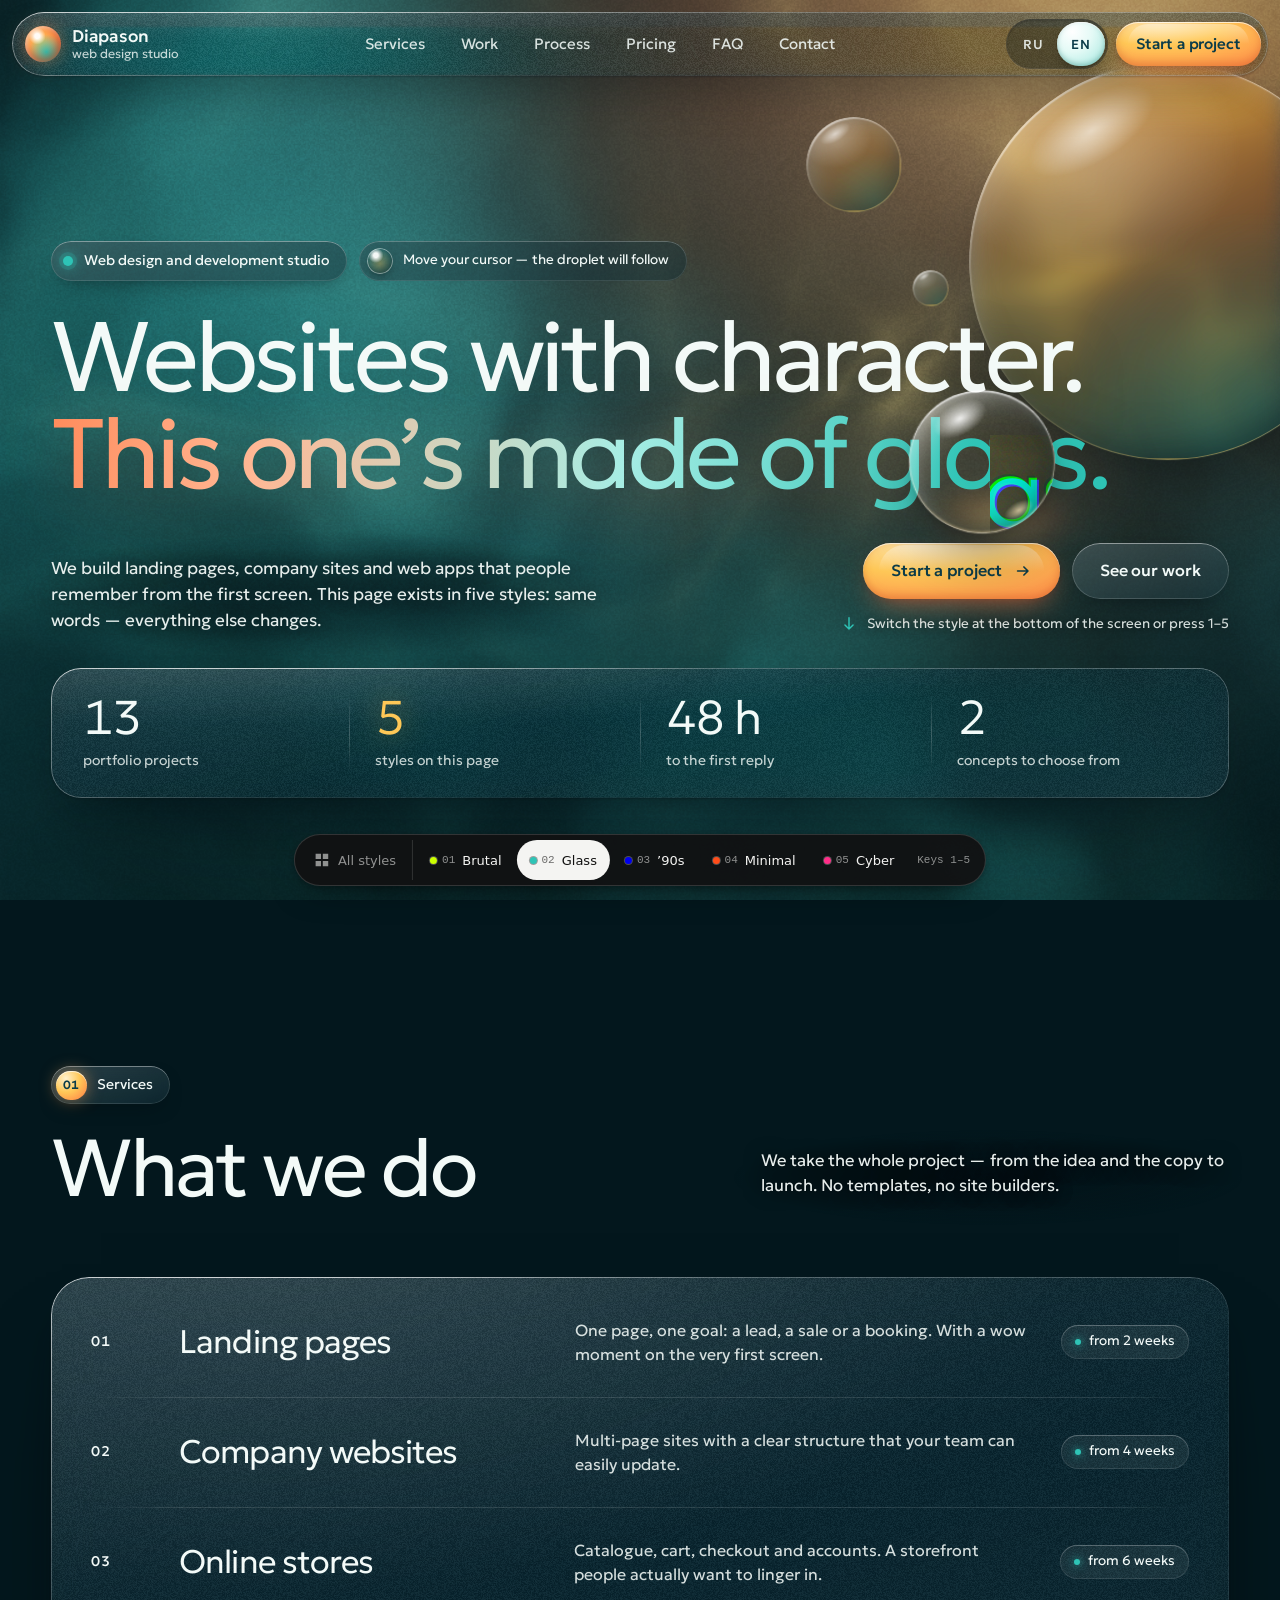
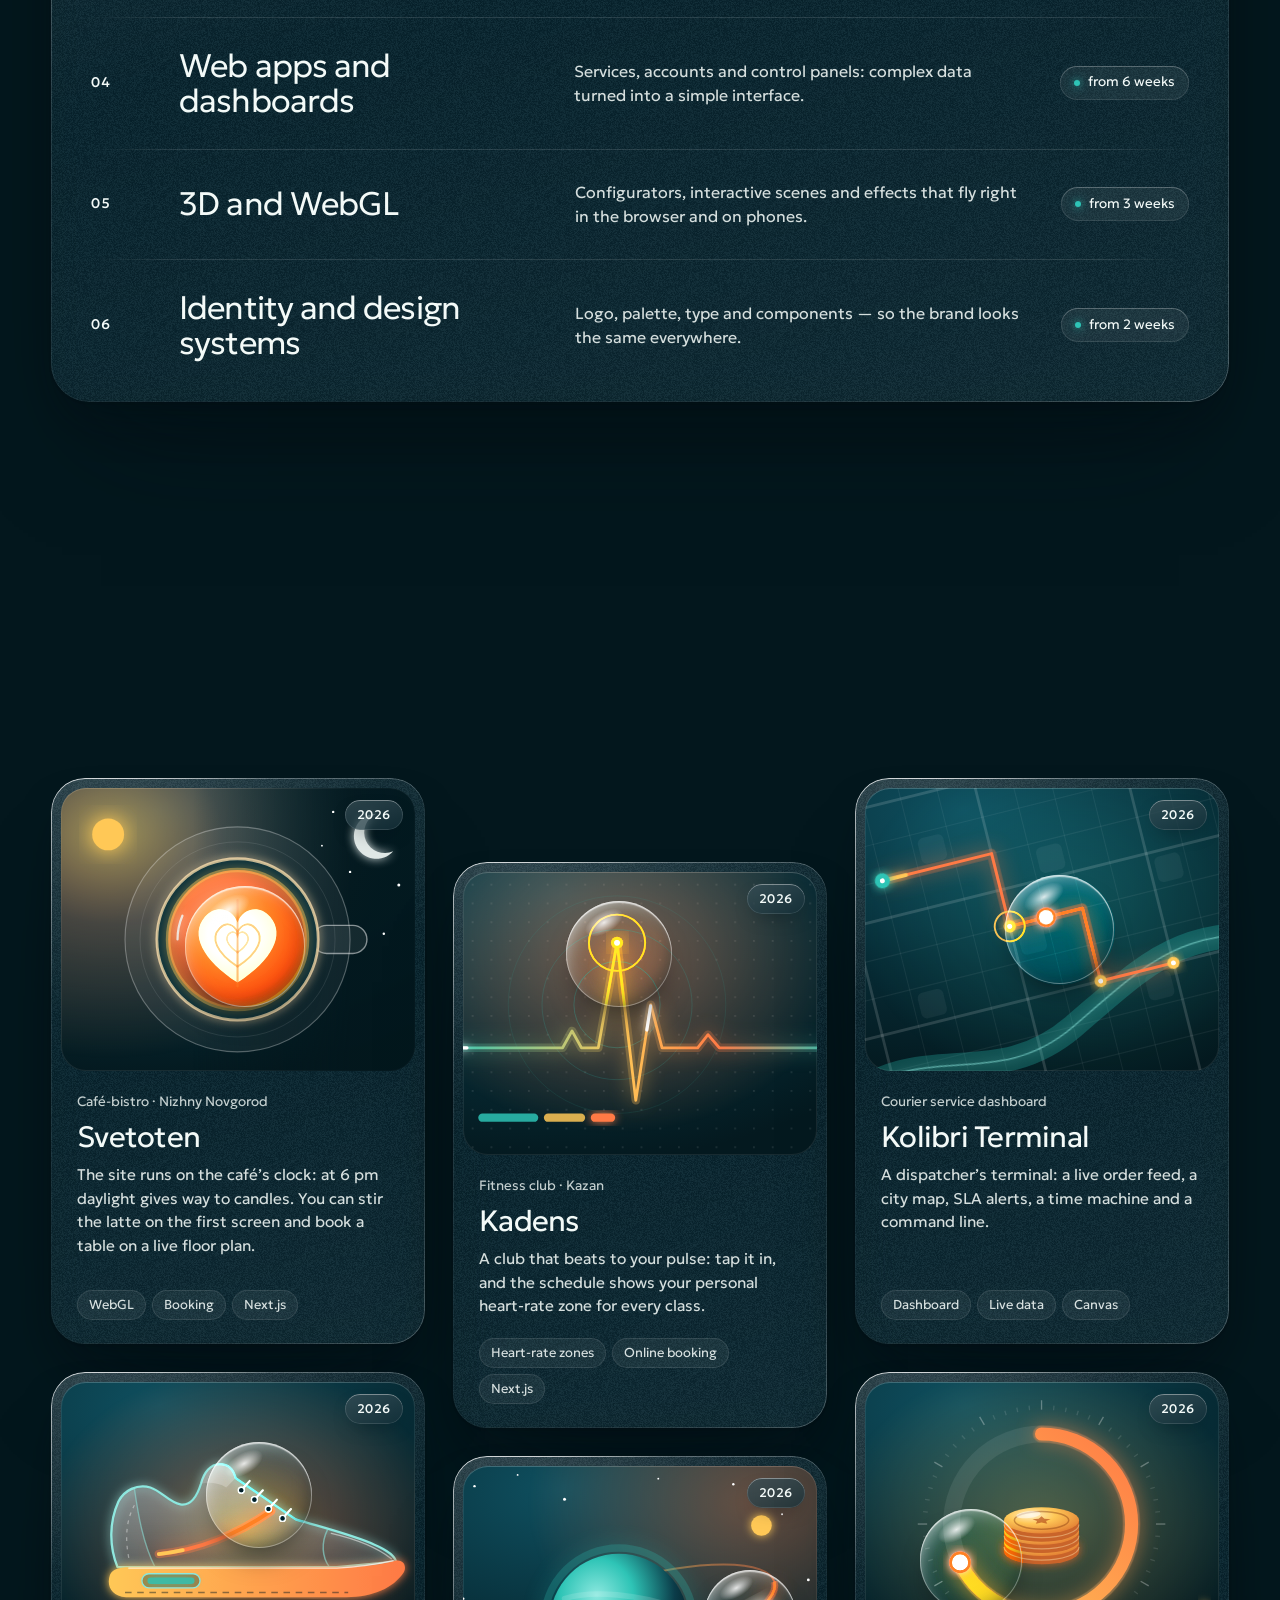
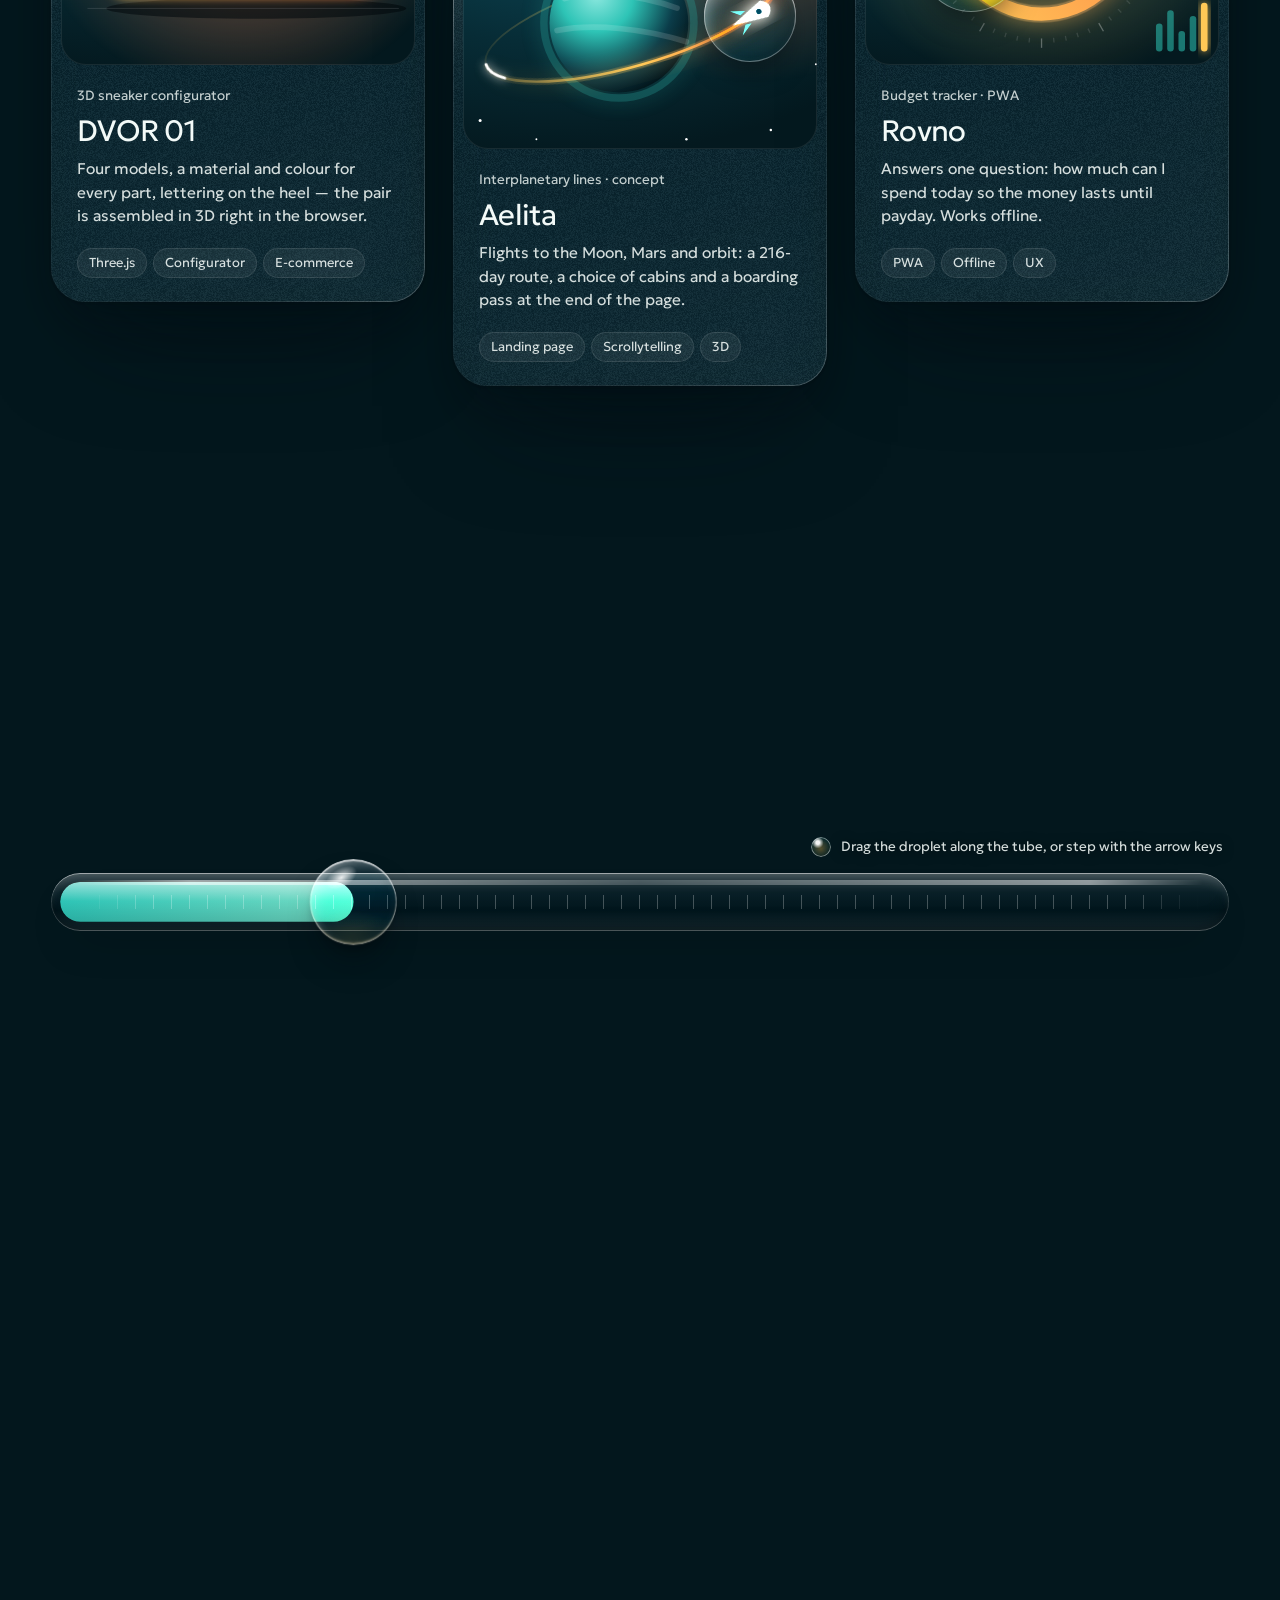
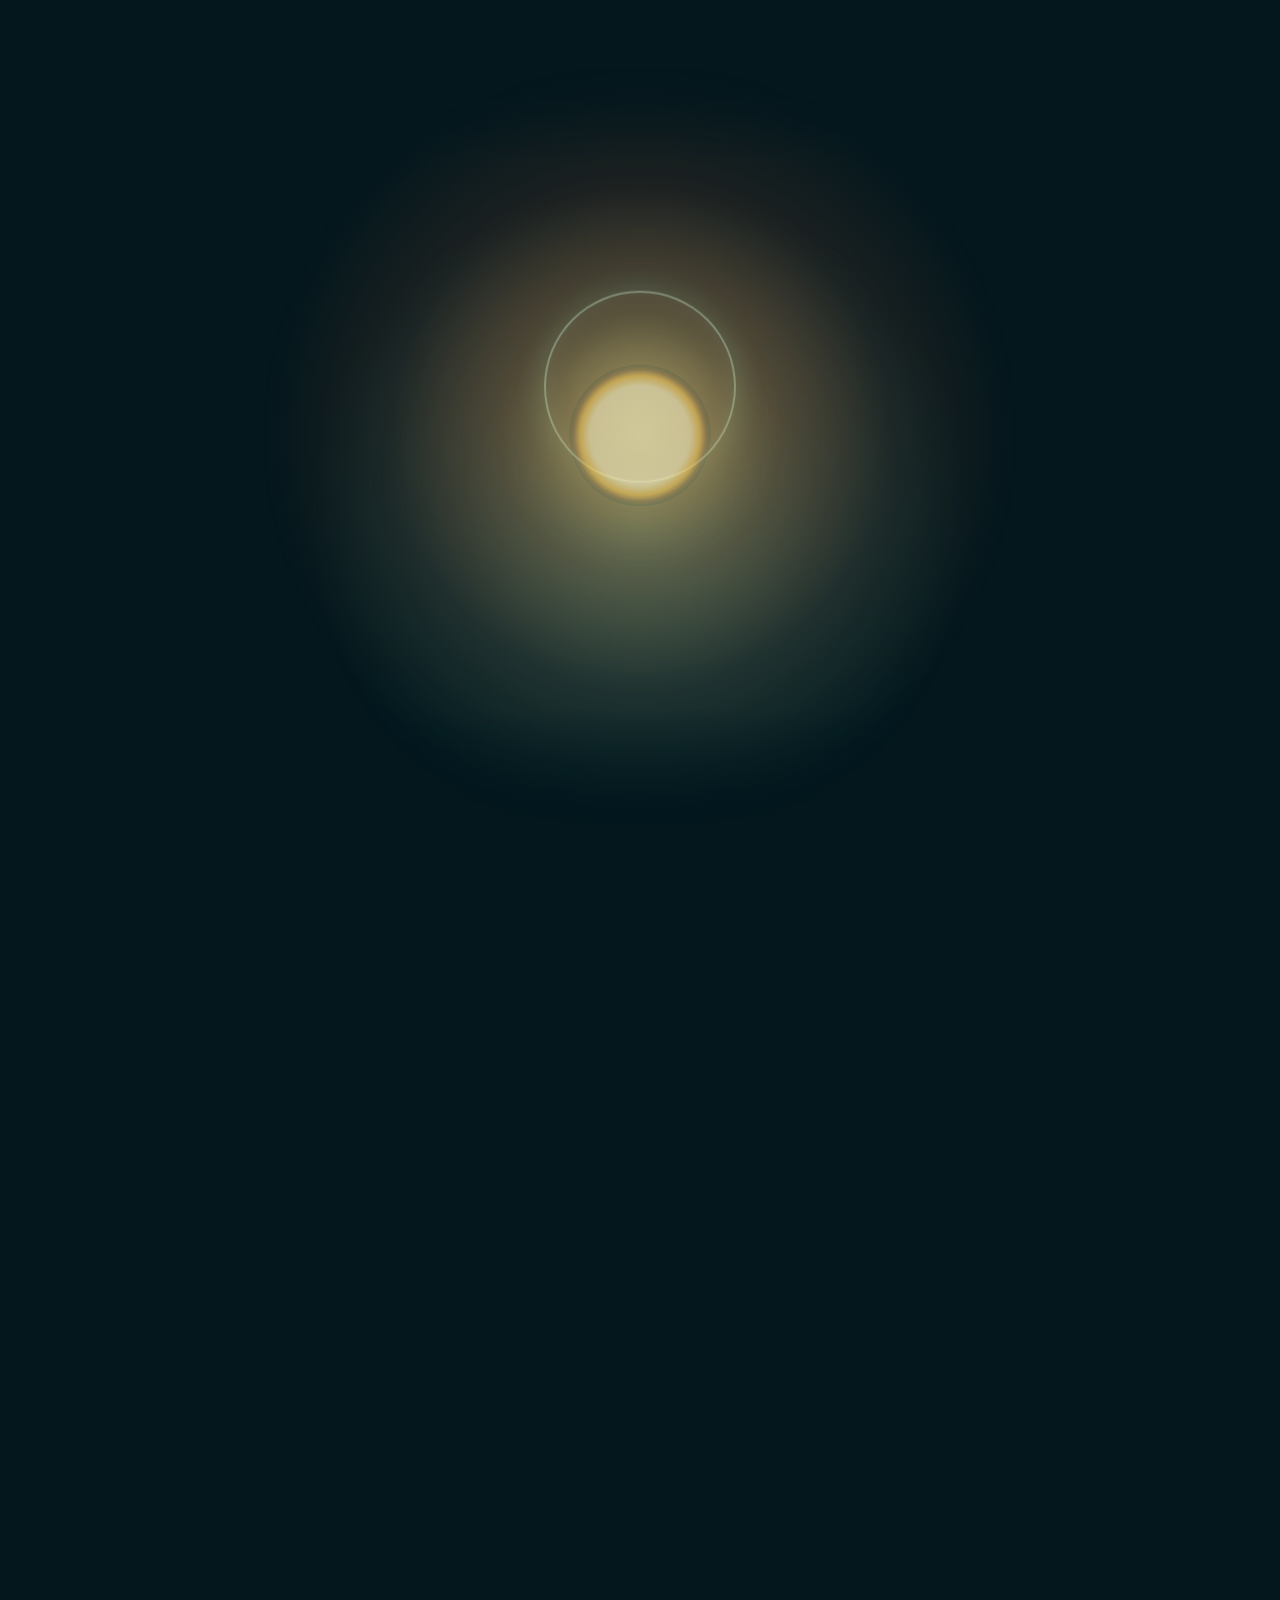
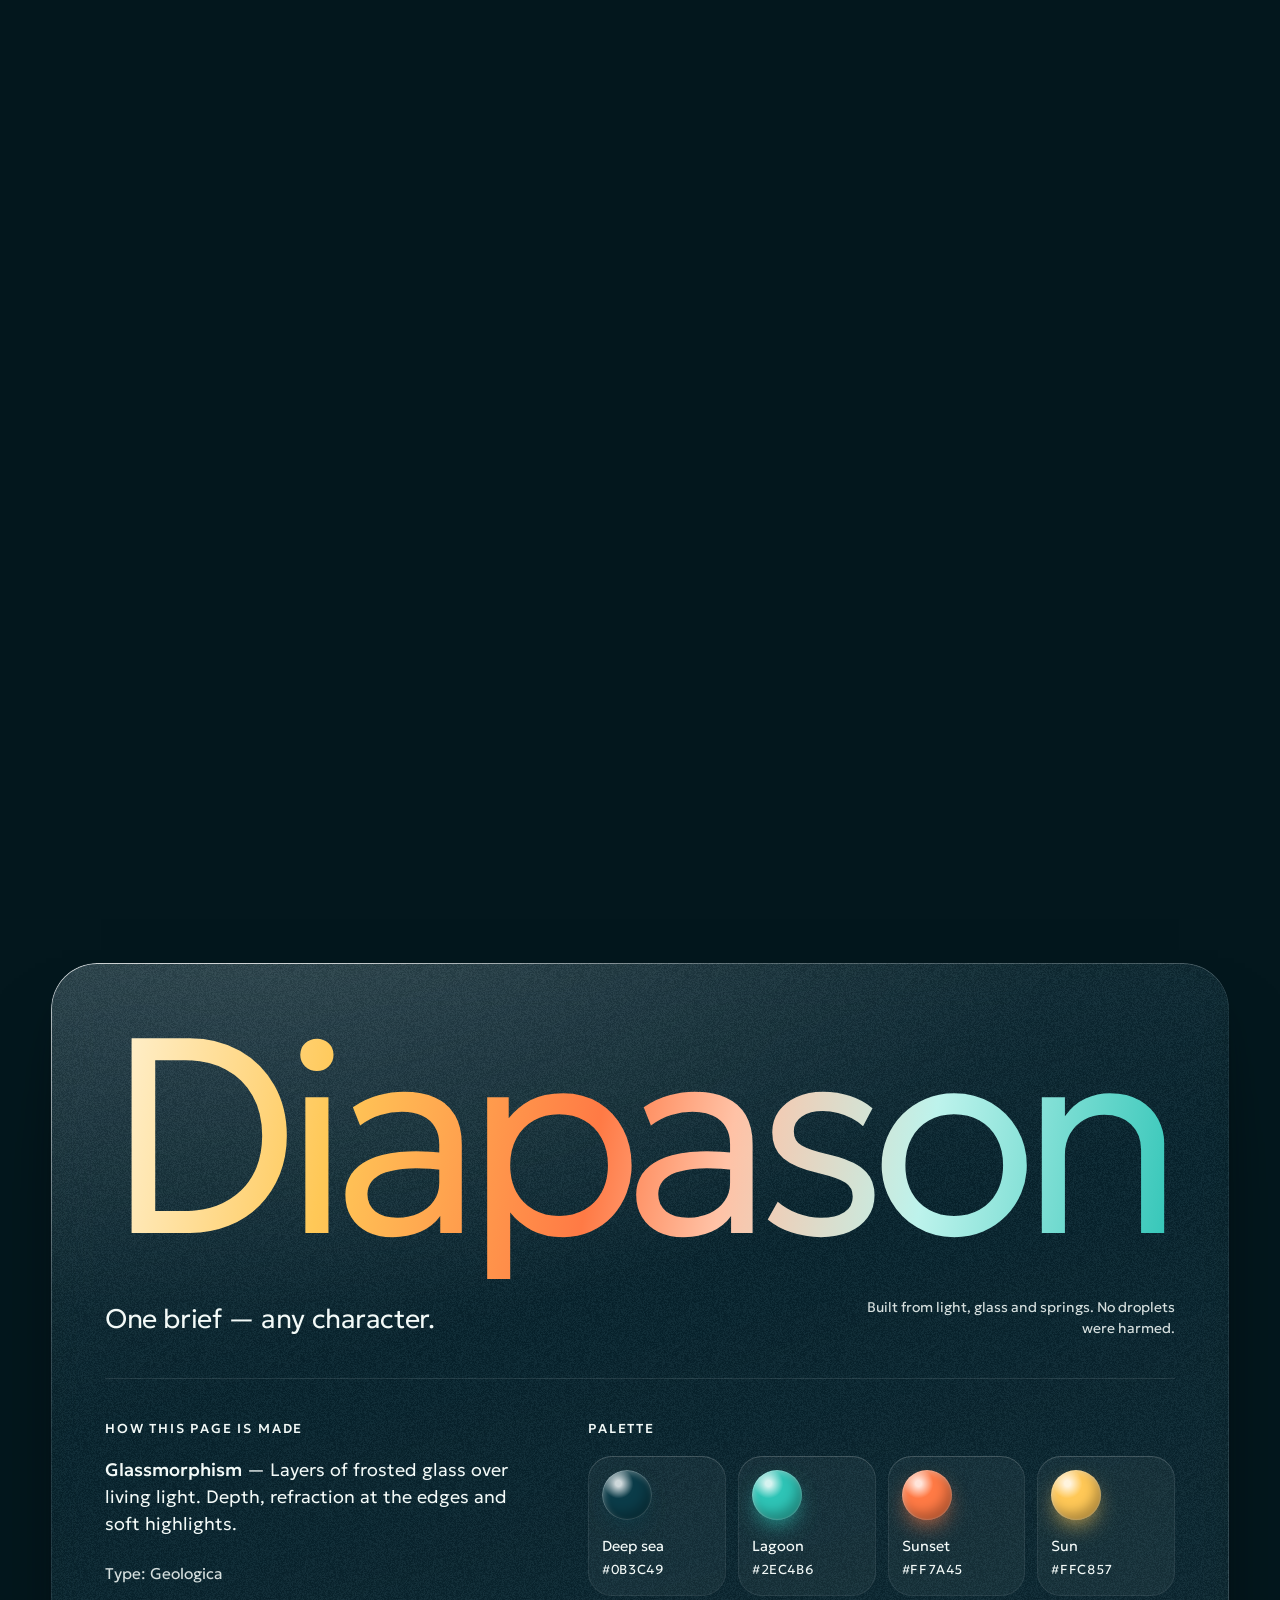
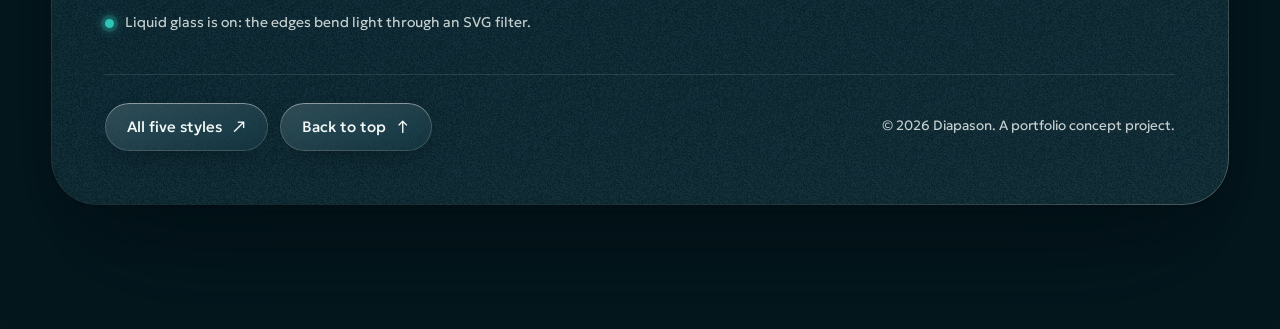
<file: glassmorphism.html>
<!doctype html>
<html lang="ru" data-style="glassmorphism">
<head>
  <meta charset="utf-8">
  <meta name="viewport" content="width=device-width, initial-scale=1, viewport-fit=cover">
  <title data-i18n="style.metaTitle">Диапазон — glassmorphism</title>
  <meta name="description" data-i18n-attr="content:meta.description">
  <meta name="theme-color" content="#0B3C49">
  <meta name="color-scheme" content="dark">
  <link rel="icon" href="data:image/svg+xml,%3Csvg xmlns='http://www.w3.org/2000/svg' viewBox='0 0 32 32'%3E%3Cdefs%3E%3ClinearGradient id='g' x1='0' y1='0' x2='1' y2='1'%3E%3Cstop offset='0' stop-color='%23FFC857'/%3E%3Cstop offset='.5' stop-color='%23FF7A45'/%3E%3Cstop offset='1' stop-color='%232EC4B6'/%3E%3C/linearGradient%3E%3C/defs%3E%3Crect width='32' height='32' rx='9' fill='%230B3C49'/%3E%3Ccircle cx='16' cy='16.5' r='9.5' fill='url(%23g)'/%3E%3Cellipse cx='12.6' cy='12.4' rx='3.6' ry='2.3' fill='%23fff' fill-opacity='.72'/%3E%3C/svg%3E">
  <!-- boot: read the reveal origin left by the previous page (must stay inline, in <head>) -->
  <script>(function(d){try{var o=JSON.parse(sessionStorage.getItem('diapason.vt')||'null');sessionStorage.removeItem('diapason.vt');if(o){d.documentElement.style.setProperty('--dz-vt-x',o.x+'px');d.documentElement.style.setProperty('--dz-vt-y',o.y+'px');}}catch(e){}})(document)</script>
  <script>document.documentElement.classList.add('lg-js');</script>
  <link rel="stylesheet" href="assets/core/core.css">
  <link rel="preconnect" href="https://fonts.googleapis.com">
  <link rel="preconnect" href="https://fonts.gstatic.com" crossorigin>
  <link rel="stylesheet" href="https://fonts.googleapis.com/css2?family=Geologica:slnt,wght,CRSV@-12..0,200..700,0..1&display=swap">
  <link rel="stylesheet" href="assets/glassmorphism/style.css">
</head>
<body>
  <a class="dz-skip" href="#main" data-i18n="a11y.skip"></a>

  <!-- living light: a low-res WebGL caustics field, upscaled; CSS gradients underneath as a fallback -->
  <div class="bg" aria-hidden="true">
    <canvas class="bg__gl"></canvas>
    <div class="bg__grain"></div>
  </div>

  <!-- liquid glass: displacement filters are generated per element size by script.js -->
  <svg class="lg-defs" aria-hidden="true" focusable="false" width="0" height="0"><defs id="lg-defs"></defs></svg>

  <header class="site-header glass-bar">
    <a class="brand" href="#top">
      <span class="brand__mark" aria-hidden="true"></span>
      <span class="brand__text">
        <span class="brand__name" data-i18n="brand.name"></span>
        <span class="brand__descriptor" data-i18n="brand.descriptor"></span>
      </span>
    </a>
    <div class="header-sheet">
      <div class="header-sheet__inner">
        <nav class="site-nav" id="site-nav" data-i18n-attr="aria-label:a11y.menu">
          <span class="nav-capsule" aria-hidden="true"></span>
          <ul>
            <template data-i18n-list="nav.items">
              <li><a href="{@href}" data-i18n="@label"></a></li>
            </template>
          </ul>
        </nav>
        <a class="header-cta btn btn--sun btn--sm" href="#contact" data-i18n="nav.cta"></a>
      </div>
    </div>
    <div class="lang" role="group" data-i18n-attr="aria-label:a11y.lang">
      <span class="lang__thumb" aria-hidden="true"></span>
      <button type="button" data-set-lang="ru" data-i18n="lang.ru" data-i18n-attr="aria-label:lang.ruFull"></button>
      <button type="button" data-set-lang="en" data-i18n="lang.en" data-i18n-attr="aria-label:lang.enFull"></button>
    </div>
    <button class="menu-btn" type="button" aria-expanded="false" aria-controls="site-nav" data-i18n-attr="aria-label:a11y.menu">
      <span class="menu-btn__bars" aria-hidden="true"><span></span><span></span></span>
    </button>
  </header>

  <main id="main">
    <!-- HERO -->
    <section id="top" class="hero">
      <div class="hero__floaters" aria-hidden="true">
        <span class="floater floater--a"></span>
        <span class="floater floater--b"></span>
        <span class="floater floater--c"></span>
      </div>

      <div class="container hero__inner">
        <div class="hero__top intro intro--1">
          <p class="hero__eyebrow"><span class="hero__eyebrow-dot" aria-hidden="true"></span><span data-i18n="hero.eyebrow"></span></p>
          <p class="lens-tag" aria-hidden="true">
            <span class="lens-tag__drop"></span>
            <span class="only-pointer" data-i18n="x.glassmorphism.lens.pointer"></span>
            <span class="only-touch" data-i18n="x.glassmorphism.lens.touch"></span>
          </p>
        </div>

        <h1 class="hero__title">
          <span class="hero__line intro intro--2" data-i18n="hero.title"></span>
          <span class="hero__this intro intro--3" data-i18n="style.hero"></span>
        </h1>

        <div class="hero__row">
          <p class="hero__lead intro intro--4" data-i18n="hero.lead"></p>
          <div class="hero__cta intro intro--5">
            <div class="hero__actions">
              <a class="btn btn--sun" href="#contact"><span data-i18n="hero.ctaPrimary"></span><svg class="btn__arrow" viewBox="0 0 20 20" aria-hidden="true"><path d="M4 10h11M11 5.5 15.5 10 11 14.5" fill="none" stroke="currentColor" stroke-width="1.8" stroke-linecap="round" stroke-linejoin="round"/></svg></a>
              <a class="btn btn--glass" href="#work"><span data-i18n="hero.ctaSecondary"></span></a>
            </div>
            <p class="hero__hint">
              <svg viewBox="0 0 20 20" aria-hidden="true"><path d="M10 3v12M5.5 11 10 15.5 14.5 11" fill="none" stroke="currentColor" stroke-width="1.6" stroke-linecap="round" stroke-linejoin="round"/></svg>
              <span data-i18n="hero.switchHint"></span>
            </p>
          </div>
        </div>

        <dl class="stats glass intro intro--6">
          <template data-i18n-list="hero.stats">
            <div class="stat"><dt data-i18n="@value"></dt><dd data-i18n="@label"></dd></div>
          </template>
        </dl>
      </div>

      <!-- the droplet: refracts whatever lies beneath it -->
      <div class="lens-caustic" aria-hidden="true"></div>
      <div class="lens" aria-hidden="true">
        <span class="lens__shade"></span>
        <span class="lens__glint"></span>
      </div>
    </section>

    <!-- SERVICES -->
    <section id="services" class="section" aria-labelledby="services-title">
      <div class="container">
        <header class="sec-head">
          <div class="sec-head__main">
            <p class="section-num rv"><span class="section-num__n" data-i18n="services.num"></span><span class="section-num__label" data-i18n="nav.items.0.label"></span></p>
            <h2 id="services-title" class="sec-title rv" data-i18n="services.title"></h2>
          </div>
          <p class="section-lead rv" data-i18n="services.lead"></p>
        </header>

        <div class="services-panel glass rv">
          <span class="svc-capsule" aria-hidden="true"></span>
          <ol class="services">
            <template data-i18n-list="services.items">
              <li class="service">
                <span class="service__num">{nn}</span>
                <h3 class="service__title" data-i18n="@title"></h3>
                <p class="service__text" data-i18n="@text"></p>
                <span class="service__meta" data-i18n="@meta"></span>
              </li>
            </template>
          </ol>
        </div>
      </div>
    </section>

    <!-- WORK -->
    <section id="work" class="section" aria-labelledby="work-title">
      <div class="container">
        <header class="sec-head">
          <div class="sec-head__main">
            <p class="section-num rv"><span class="section-num__n" data-i18n="work.num"></span><span class="section-num__label" data-i18n="nav.items.1.label"></span></p>
            <h2 id="work-title" class="sec-title rv" data-i18n="work.title"></h2>
          </div>
          <p class="section-lead rv" data-i18n="work.lead"></p>
        </header>

        <ul class="cases">
          <template data-i18n-list="work.items">
            <li class="case glass tilt rv" data-motif="{@motif}">
              <div class="case__art" aria-hidden="true"></div>
              <div class="case__body">
                <p class="case__type" data-i18n="@type"></p>
                <h3 class="case__name" data-i18n="@name"></h3>
                <p class="case__text" data-i18n="@text"></p>
                <ul class="case__tags">
                  <template data-i18n-list="@tags"><li data-i18n="@"></li></template>
                </ul>
              </div>
              <span class="case__year" data-i18n="work.year"></span>
            </li>
          </template>
        </ul>

        <div class="cases-meta" aria-hidden="true">
          <span class="cases-meta__count"><b class="cases-meta__i">01</b> / 06</span>
          <span class="cases-meta__bar"><span></span></span>
          <span class="cases-meta__swipe" data-i18n="x.glassmorphism.swipe"></span>
        </div>

        <p class="work__more rv"><span class="work__more-drop" aria-hidden="true"></span><span data-i18n="work.more"></span></p>
      </div>
    </section>

    <!-- PROCESS -->
    <section id="process" class="section" aria-labelledby="process-title">
      <div class="container">
        <header class="sec-head">
          <div class="sec-head__main">
            <p class="section-num rv"><span class="section-num__n" data-i18n="process.num"></span><span class="section-num__label" data-i18n="nav.items.2.label"></span></p>
            <h2 id="process-title" class="sec-title rv" data-i18n="process.title"></h2>
          </div>
          <p class="section-lead rv" data-i18n="process.lead"></p>
        </header>

        <div class="process">
          <p class="rail-hint" aria-hidden="true"><span class="rail-hint__drop"></span><span data-i18n="x.glassmorphism.process.hint"></span></p>
          <div class="rail" aria-hidden="true"><span class="rail__fill"></span><span class="rail__ticks"></span></div>
          <span class="rail__bubble" role="slider" tabindex="0" aria-orientation="horizontal" aria-valuemin="1" aria-valuemax="4" aria-valuenow="1" data-i18n-attr="aria-label:x.glassmorphism.process.slider"><span class="rail__glint" aria-hidden="true"></span></span>
          <ol class="steps">
            <template data-i18n-list="process.steps">
              <li class="step glass rv">
                <span class="step__node" aria-hidden="true"></span>
                <span class="step__num">{nn}</span>
                <h3 class="step__title" data-i18n="@title"></h3>
                <p class="step__text" data-i18n="@text"></p>
                <span class="step__duration"><svg viewBox="0 0 20 20" aria-hidden="true"><circle cx="10" cy="10" r="7" fill="none" stroke="currentColor" stroke-width="1.5"/><path d="M10 6v4.2l2.8 1.8" fill="none" stroke="currentColor" stroke-width="1.5" stroke-linecap="round"/></svg><span data-i18n="@duration"></span></span>
              </li>
            </template>
          </ol>
        </div>
      </div>
    </section>

    <!-- PRICING -->
    <section id="pricing" class="section" aria-labelledby="pricing-title">
      <div class="container">
        <header class="sec-head sec-head--center">
          <div class="sec-head__main">
            <p class="section-num rv"><span class="section-num__n" data-i18n="pricing.num"></span><span class="section-num__label" data-i18n="nav.items.3.label"></span></p>
            <h2 id="pricing-title" class="sec-title rv" data-i18n="pricing.title"></h2>
          </div>
          <p class="section-lead rv" data-i18n="pricing.lead"></p>
        </header>

        <div class="pricing-stage">
          <div class="pricing-light" aria-hidden="true"><span class="pricing-light__sea"></span><span class="pricing-light__ring"></span><span class="pricing-light__sun"></span><span class="pricing-light__disc"></span></div>
          <div class="plans">
          <template data-i18n-list="pricing.plans">
            <article class="plan glass tilt rv" data-featured="{@featured}">
              <p class="plan__badge" data-i18n="@badge"></p>
              <h3 class="plan__name" data-i18n="@name"></h3>
              <p class="plan__text" data-i18n="@text"></p>
              <p class="plan__price" data-i18n="@price"></p>
              <p class="plan__term" data-i18n="@term"></p>
              <ul class="plan__features">
                <template data-i18n-list="@features"><li data-i18n="@"></li></template>
              </ul>
              <a class="btn plan__cta" href="#contact" data-i18n="pricing.cta"></a>
            </article>
          </template>
          </div>
          <div class="cases-meta plans-meta" aria-hidden="true">
            <span class="cases-meta__count"><b class="cases-meta__i">01</b> / 03</span>
            <span class="cases-meta__bar"><span></span></span>
            <span class="cases-meta__swipe" data-i18n="x.glassmorphism.swipe"></span>
          </div>
        </div>
        <p class="pricing__note rv"><svg viewBox="0 0 20 20" aria-hidden="true"><circle cx="10" cy="10" r="7.2" fill="none" stroke="currentColor" stroke-width="1.5"/><path d="M10 9v4.6M10 6.4v.1" fill="none" stroke="currentColor" stroke-width="1.7" stroke-linecap="round"/></svg><span data-i18n="pricing.note"></span></p>
      </div>
    </section>

    <!-- FAQ -->
    <section id="faq" class="section" aria-labelledby="faq-title">
      <div class="container faq-layout">
        <header class="sec-head sec-head--stack">
          <p class="section-num rv"><span class="section-num__n" data-i18n="faq.num"></span><span class="section-num__label" data-i18n="nav.items.4.label"></span></p>
          <h2 id="faq-title" class="sec-title rv" data-i18n="faq.title"></h2>
          <p class="section-lead rv" data-i18n="faq.lead"></p>
        </header>
        <div class="faq">
          <template data-i18n-list="faq.items">
            <details class="faq__item glass rv" name="faq">
              <summary><span class="faq__q" data-i18n="@q"></span><span class="faq__icon" aria-hidden="true"></span></summary>
              <div class="faq__a"><p data-i18n="@a"></p></div>
            </details>
          </template>
        </div>
      </div>
    </section>

    <!-- CONTACT -->
    <section id="contact" class="section" aria-labelledby="contact-title">
      <div class="container">
        <div class="contact glass glass--thick rv">
          <div class="contact__intro">
            <p class="section-num"><span class="section-num__n" data-i18n="contact.num"></span><span class="section-num__label" data-i18n="nav.items.5.label"></span></p>
            <h2 id="contact-title" class="sec-title" data-i18n="contact.title"></h2>
            <p class="section-lead" data-i18n="contact.lead"></p>
            <dl class="contact__details">
              <template data-i18n-list="contact.details">
                <div><dt data-i18n="@label"></dt><dd data-i18n="@value"></dd></div>
              </template>
            </dl>
          </div>

          <form class="form" data-dz-form novalidate>
            <div class="field">
              <label for="f-name" data-i18n="contact.form.name.label"></label>
              <input id="f-name" name="name" type="text" autocomplete="name" required aria-describedby="f-name-err" data-i18n-attr="placeholder:contact.form.name.placeholder">
              <p id="f-name-err" class="field__error" data-error-for="name" hidden></p>
            </div>
            <div class="field">
              <label for="f-contact" data-i18n="contact.form.contact.label"></label>
              <input id="f-contact" name="contact" type="text" autocomplete="email" required aria-describedby="f-contact-err" data-i18n-attr="placeholder:contact.form.contact.placeholder">
              <p id="f-contact-err" class="field__error" data-error-for="contact" hidden></p>
            </div>
            <fieldset class="field chips chips--type">
              <legend data-i18n="contact.form.type.label"></legend>
              <template data-i18n-list="contact.form.type.options">
                <label class="chip"><input type="checkbox" name="type" data-i18n-attr="value:@"><span class="chip__tick" aria-hidden="true"></span><span data-i18n="@"></span></label>
              </template>
            </fieldset>
            <fieldset class="field chips chips--budget">
              <legend data-i18n="contact.form.budget.label"></legend>
              <template data-i18n-list="contact.form.budget.options">
                <label class="chip"><input type="radio" name="budget" data-i18n-attr="value:@"><span class="chip__tick" aria-hidden="true"></span><span data-i18n="@"></span></label>
              </template>
            </fieldset>
            <div class="field field--wide">
              <label for="f-message" data-i18n="contact.form.message.label"></label>
              <textarea id="f-message" name="message" rows="4" data-i18n-attr="placeholder:contact.form.message.placeholder"></textarea>
            </div>
            <div class="form__foot">
              <button class="btn btn--sun btn--submit" type="submit"><span data-i18n="contact.form.submit"></span><span class="btn__drop" aria-hidden="true"></span></button>
              <p class="form__privacy" data-i18n="contact.form.privacy"></p>
            </div>

            <div class="form__success" data-form-success hidden role="status">
              <svg class="form__success-mark" viewBox="0 0 96 96" aria-hidden="true">
                <defs>
                  <radialGradient id="okDrop" cx="38%" cy="30%" r="75%"><stop offset="0" stop-color="#FFE3A3"/><stop offset=".45" stop-color="#FFC857"/><stop offset="1" stop-color="#FF7A45"/></radialGradient>
                </defs>
                <circle cx="48" cy="48" r="40" fill="url(#okDrop)"/>
                <ellipse cx="36" cy="30" rx="13" ry="7" fill="#fff" fill-opacity=".55" transform="rotate(-24 36 30)"/>
                <path class="form__success-tick" d="M31 49.5 43 61l23-26" fill="none" stroke="#0B3C49" stroke-width="6" stroke-linecap="round" stroke-linejoin="round"/>
              </svg>
              <p class="form__success-title" data-i18n="contact.form.success.title"></p>
              <p class="form__success-text" data-i18n="contact.form.success.text" data-i18n-vars="{}"></p>
              <p class="form__success-note" data-i18n="contact.form.success.note"></p>
              <button type="button" class="btn btn--glass" data-form-reset data-i18n="contact.form.success.again"></button>
            </div>
          </form>
        </div>
      </div>
    </section>
  </main>

  <footer class="site-footer">
    <div class="container">
      <div class="footer glass rv">
        <div class="footer__brand">
          <p class="brand__name footer__word" data-i18n="brand.name"></p>
          <p class="footer__tagline" data-i18n="brand.tagline"></p>
          <p class="footer__made" data-i18n="x.glassmorphism.made"></p>
        </div>

        <section class="colophon" aria-labelledby="colophon-title">
          <h2 id="colophon-title" data-i18n="footer.colophon"></h2>
          <p class="colophon__style"><strong data-i18n="style.name"></strong> — <span data-i18n="style.desc"></span></p>
          <p class="colophon__fonts"><span data-i18n="footer.fontsLabel"></span>: <span data-i18n="style.fonts"></span></p>
          <p class="colophon__label" data-i18n="footer.paletteLabel"></p>
          <ul class="swatches">
            <template data-i18n-list="style.palette">
              <li style="--swatch: {@hex}"><span class="swatch" aria-hidden="true"></span><span class="swatch__name" data-i18n="@name"></span> <code>{@hex}</code></li>
            </template>
          </ul>
          <p class="engine"><span class="engine__dot" aria-hidden="true"></span><span class="engine__text" data-i18n="x.glassmorphism.engine.frosted"></span></p>
        </section>

        <div class="footer__bar">
          <a class="footer__link" href="index.html" data-dz-go="hub" data-i18n="footer.hub"></a>
          <a class="footer__link footer__link--top" href="#top" data-i18n="footer.toTop"></a>
          <p class="footer__rights" data-i18n="footer.rights"></p>
        </div>
      </div>
    </div>
  </footer>

  <script src="assets/core/content.js"></script>
  <script src="assets/glassmorphism/copy.js"></script>
  <script src="assets/core/core.js"></script>
  <script src="assets/glassmorphism/script.js"></script>
</body>
</html>
</file>
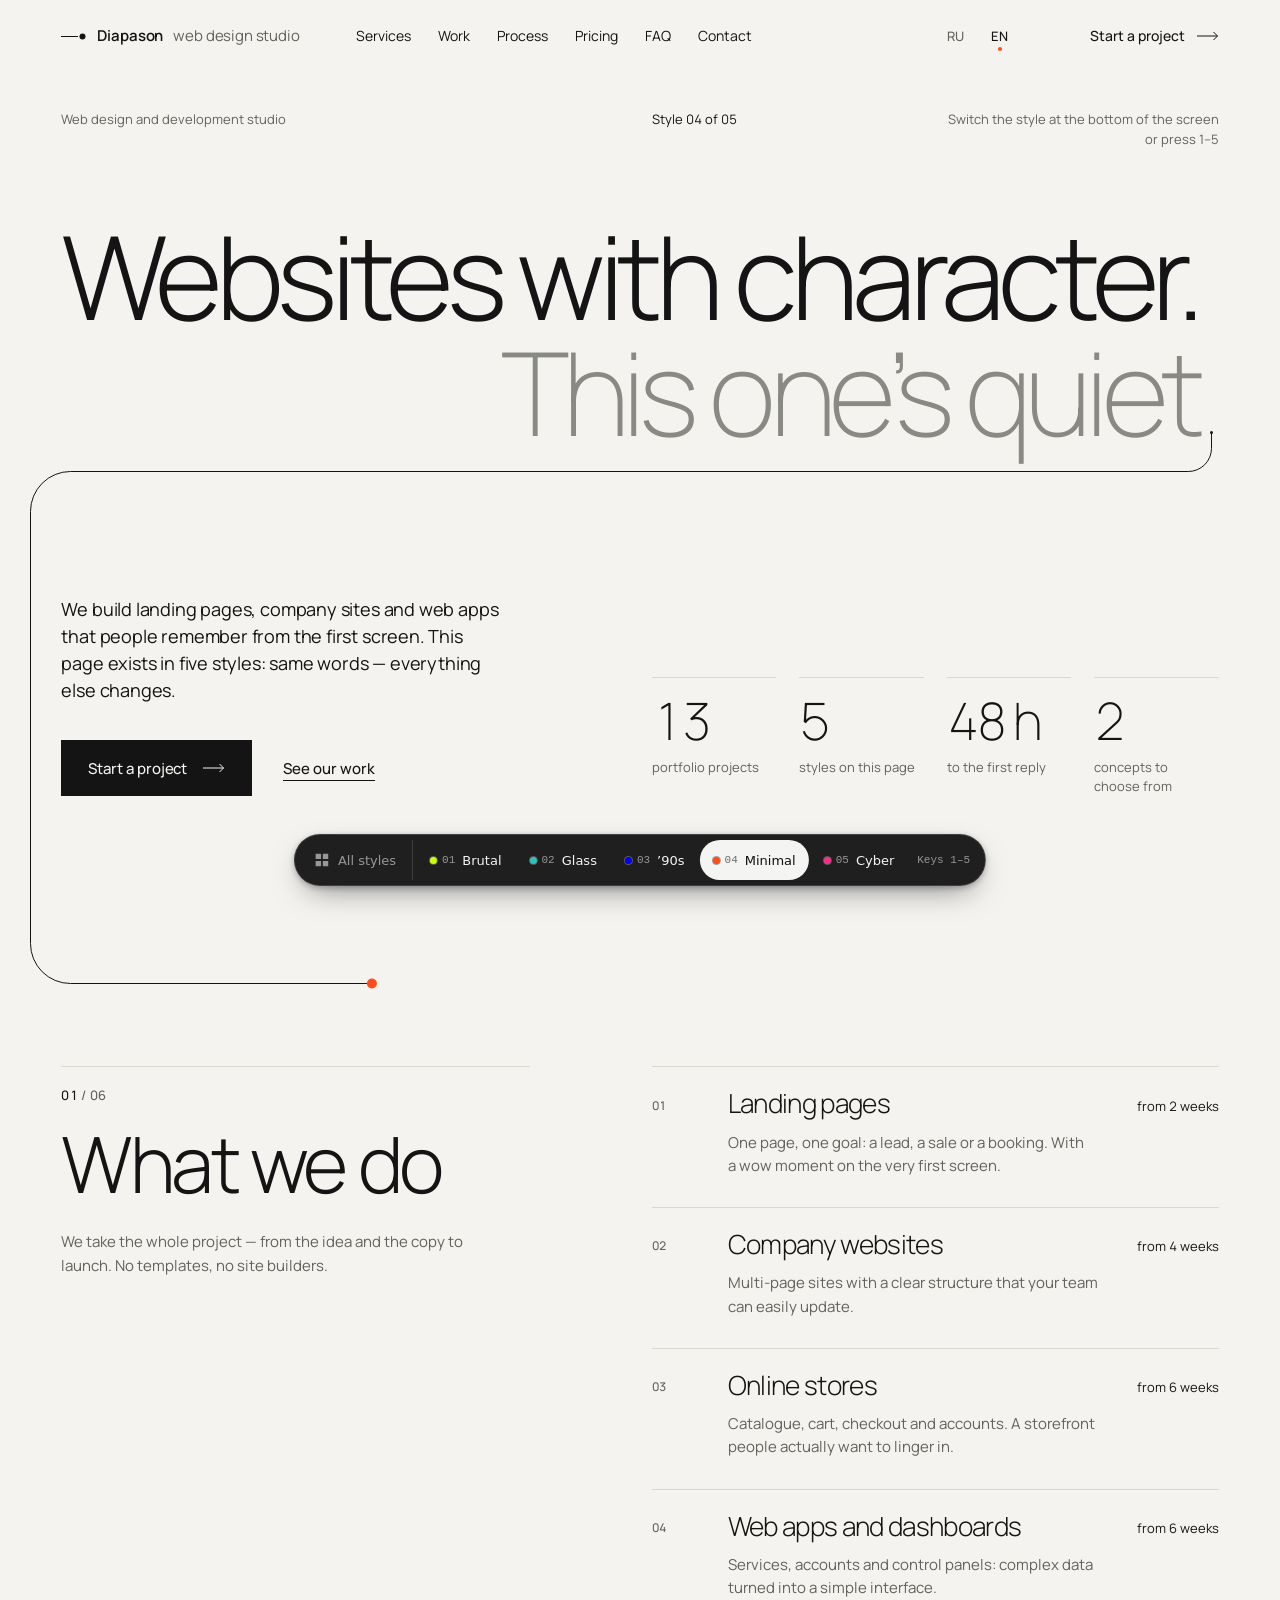
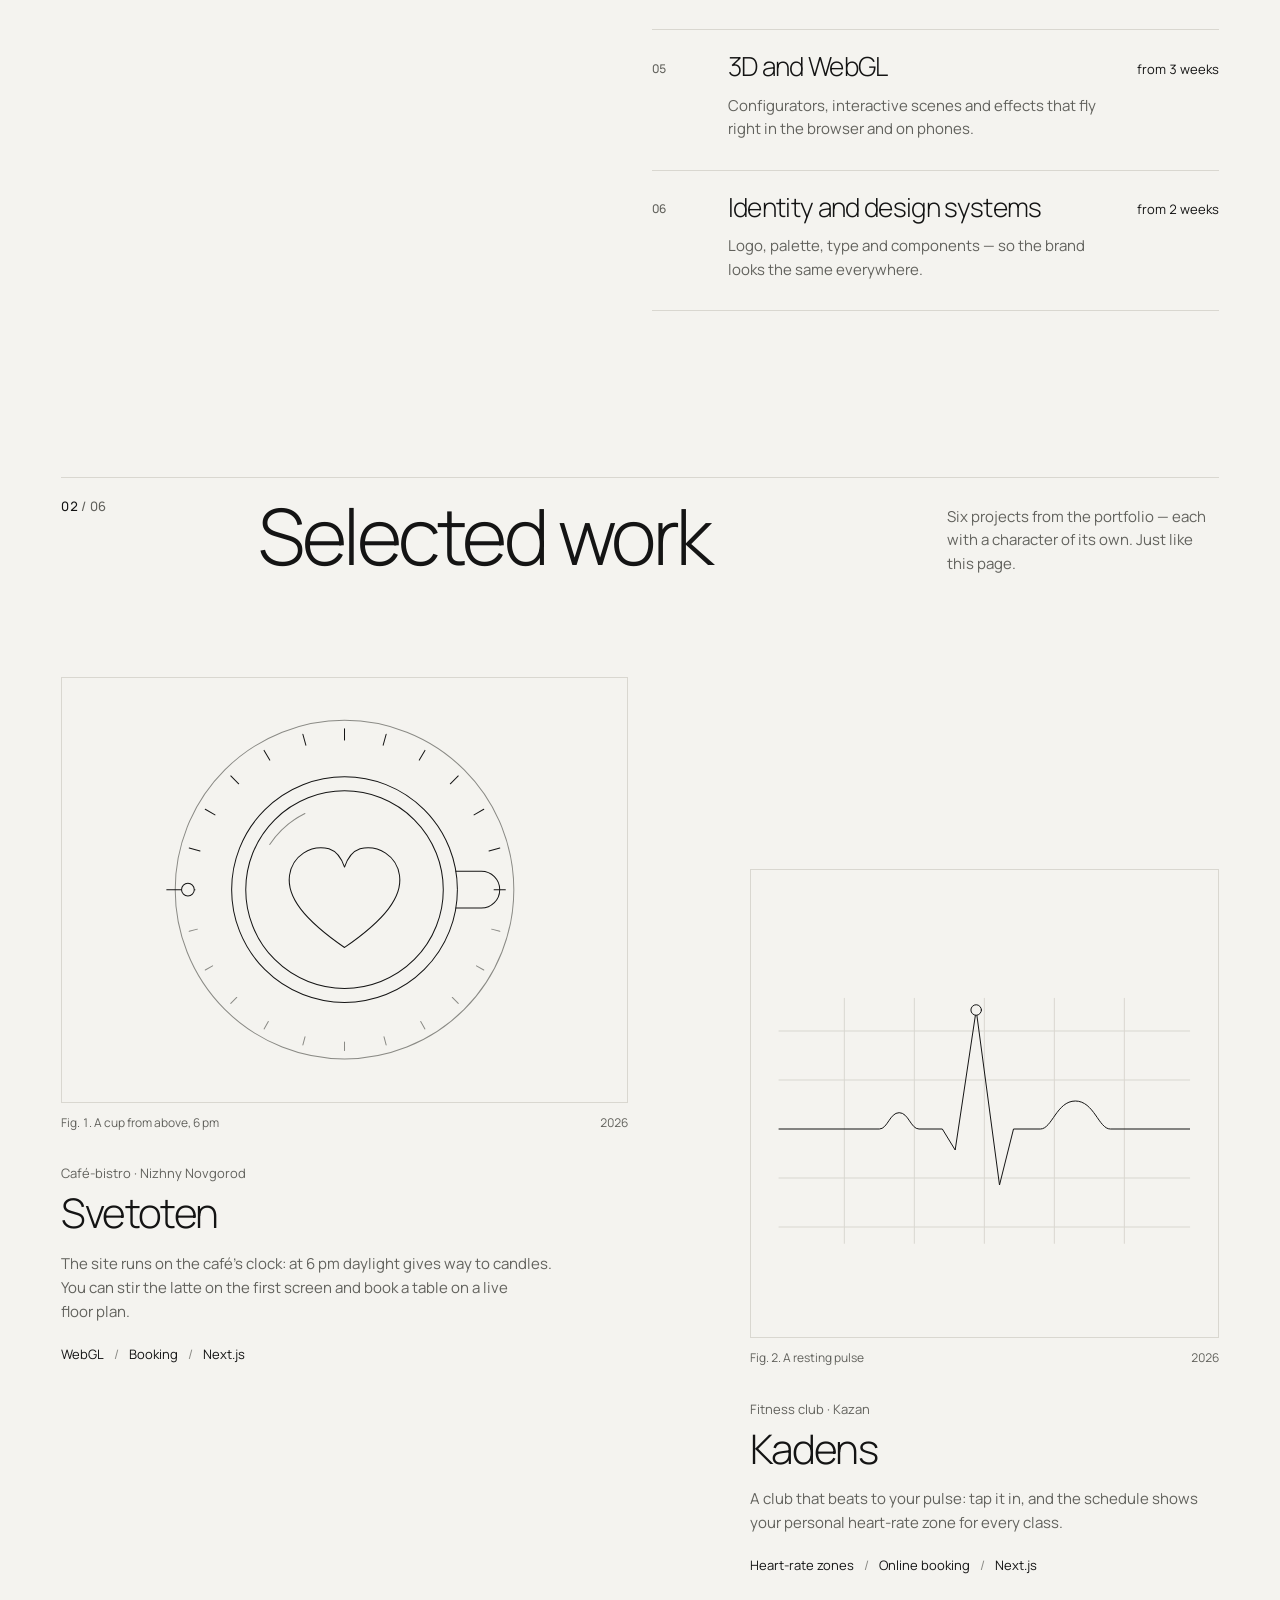
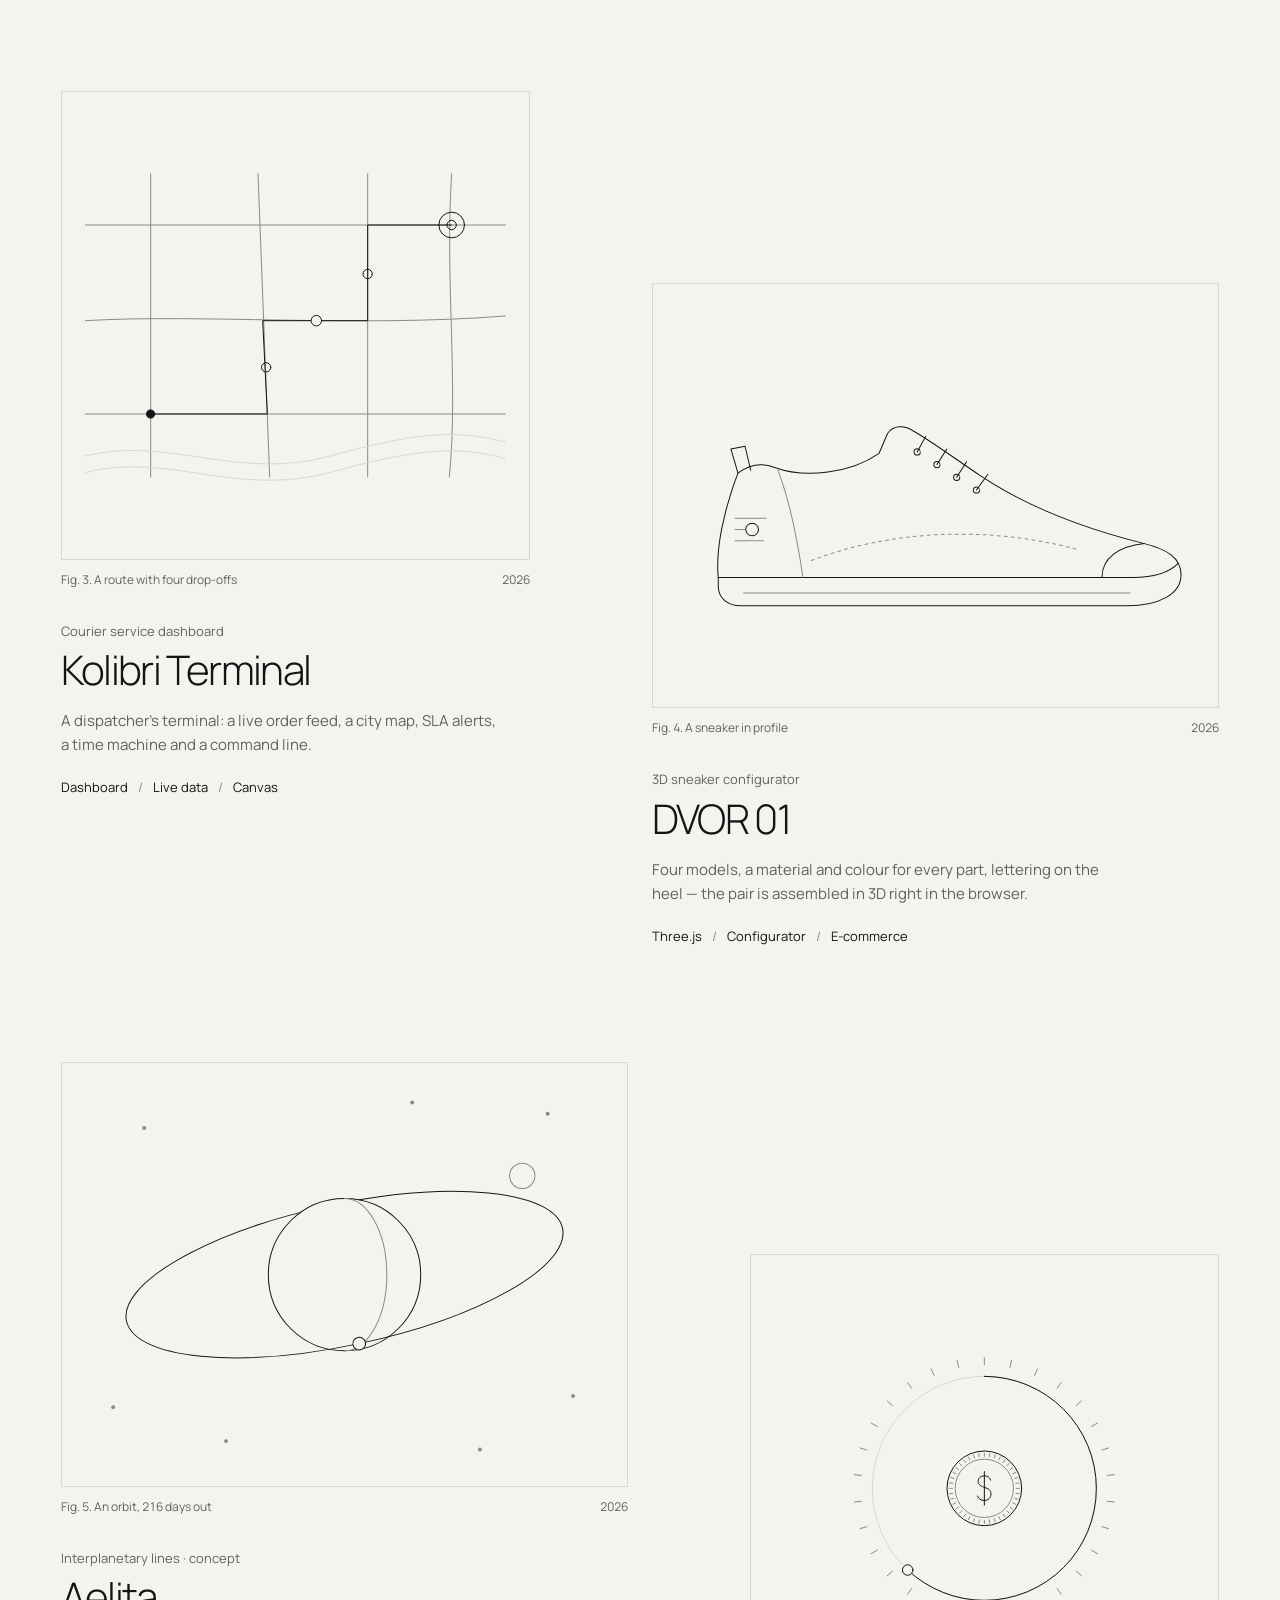
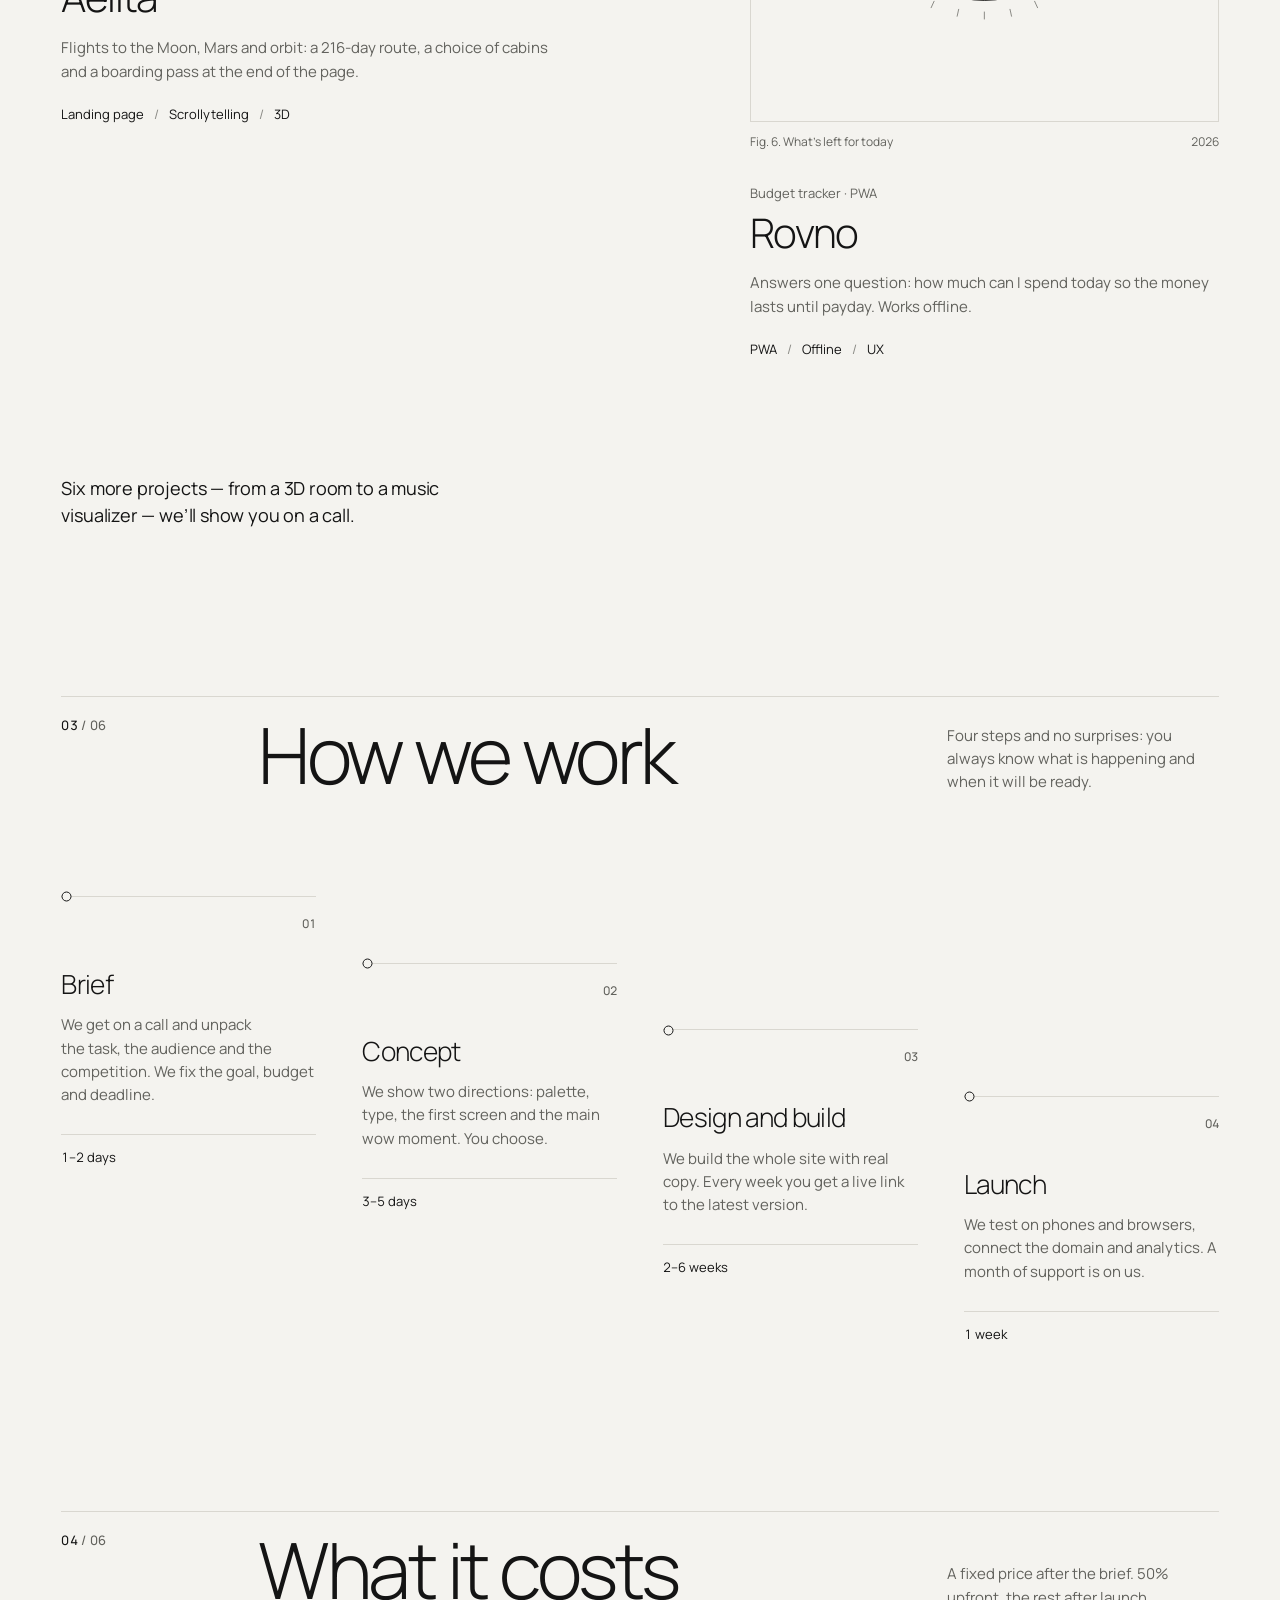
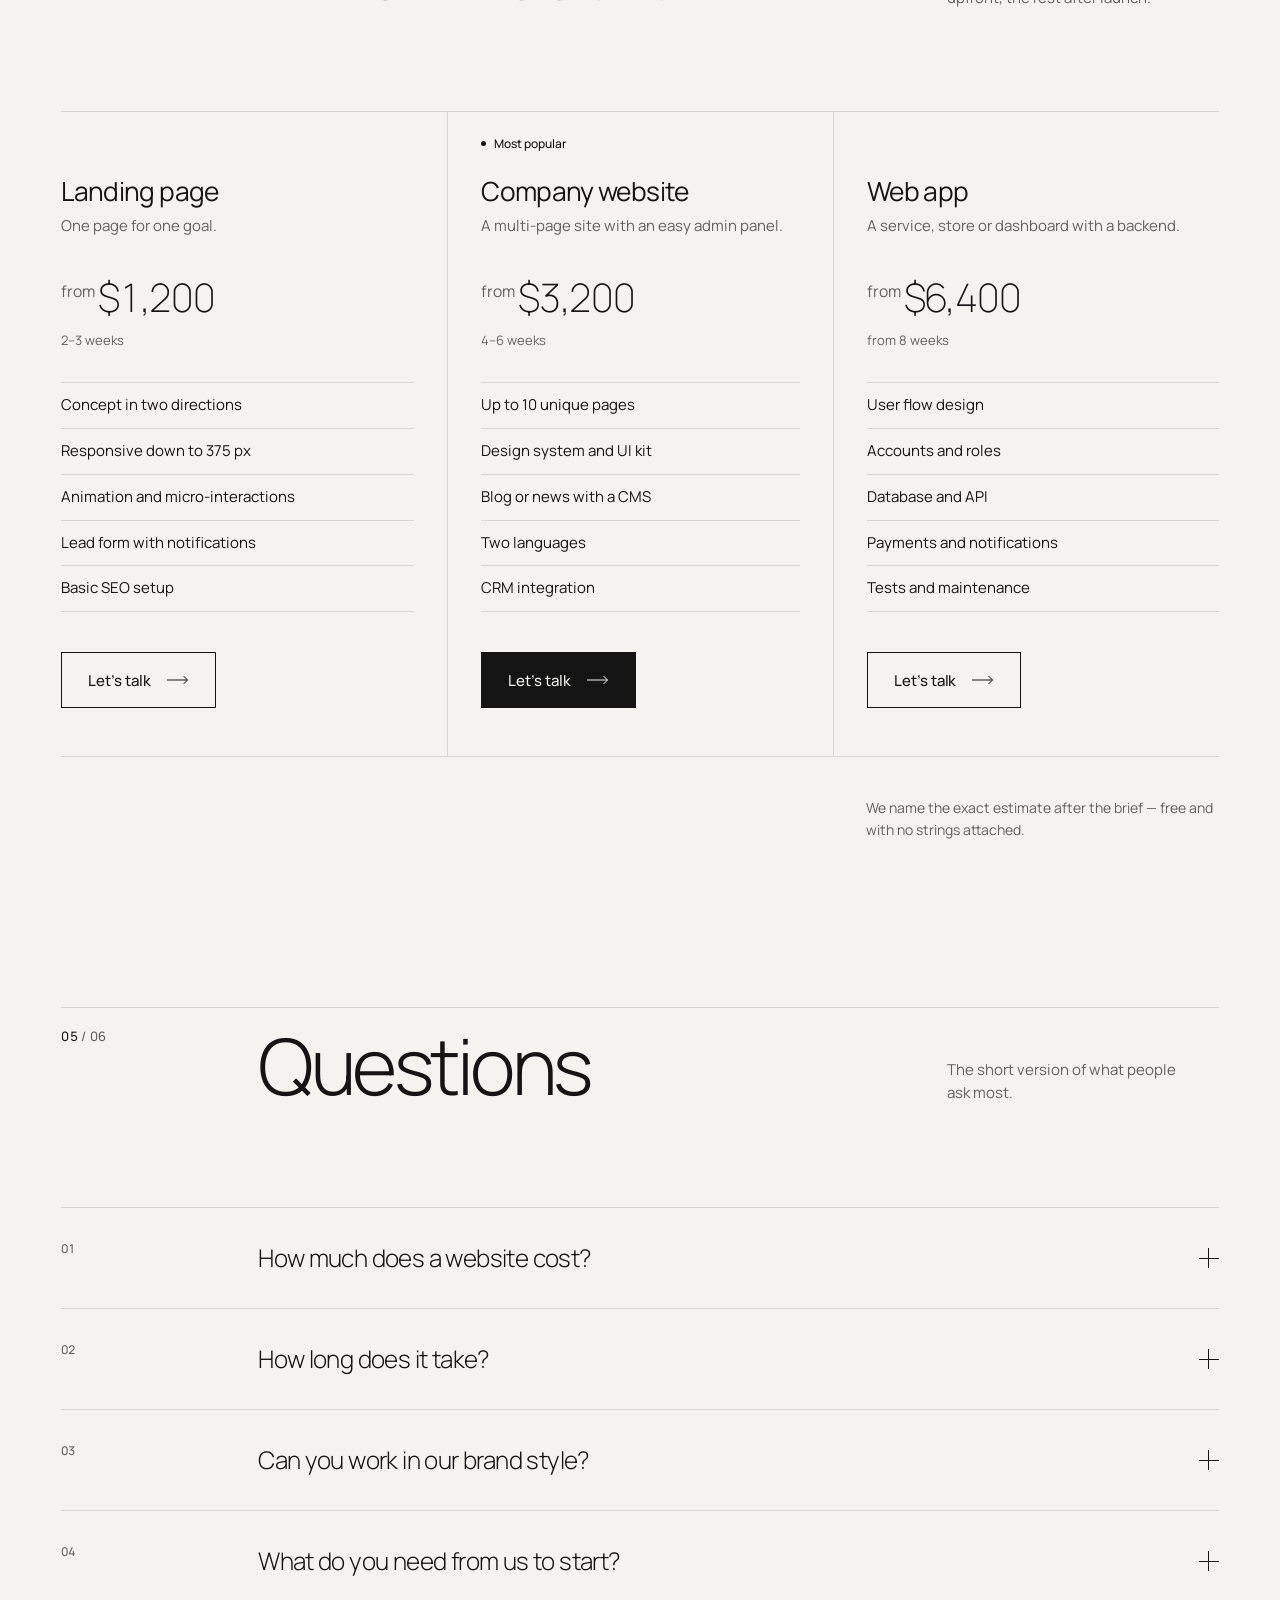
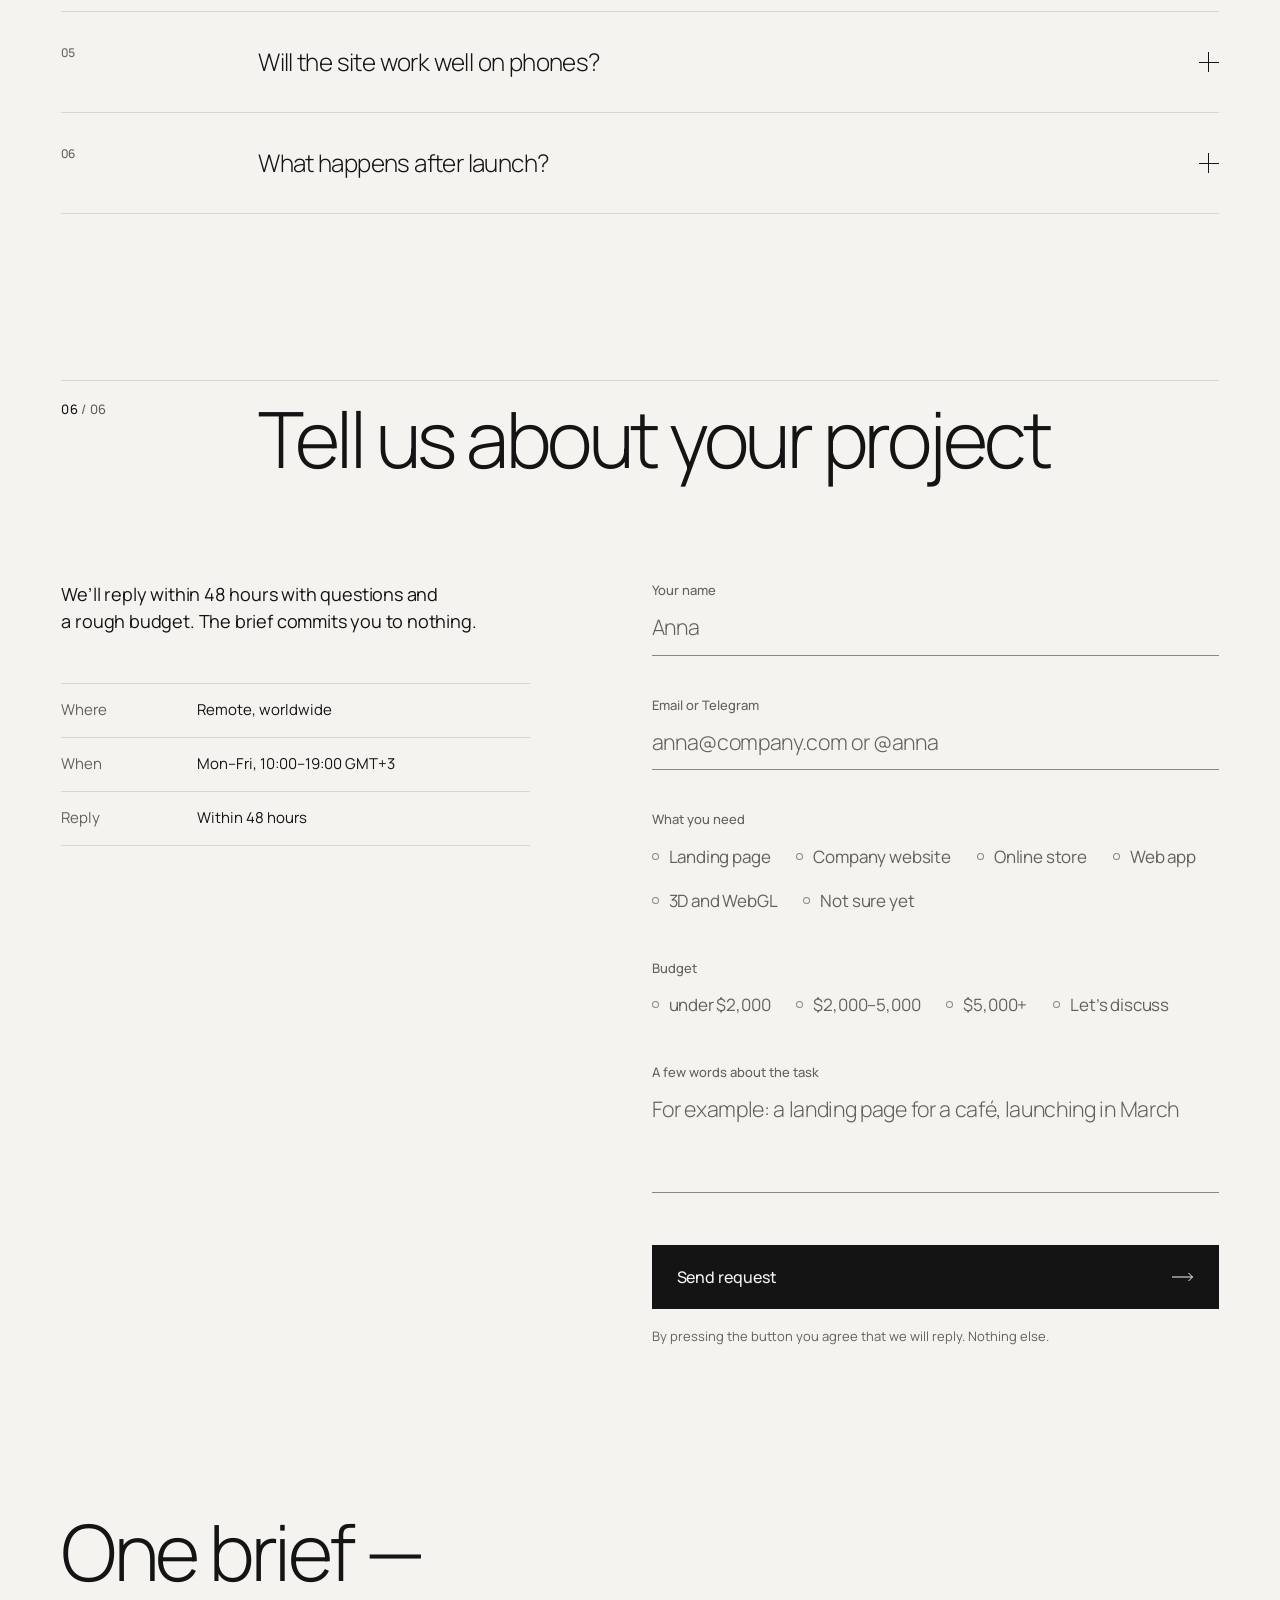
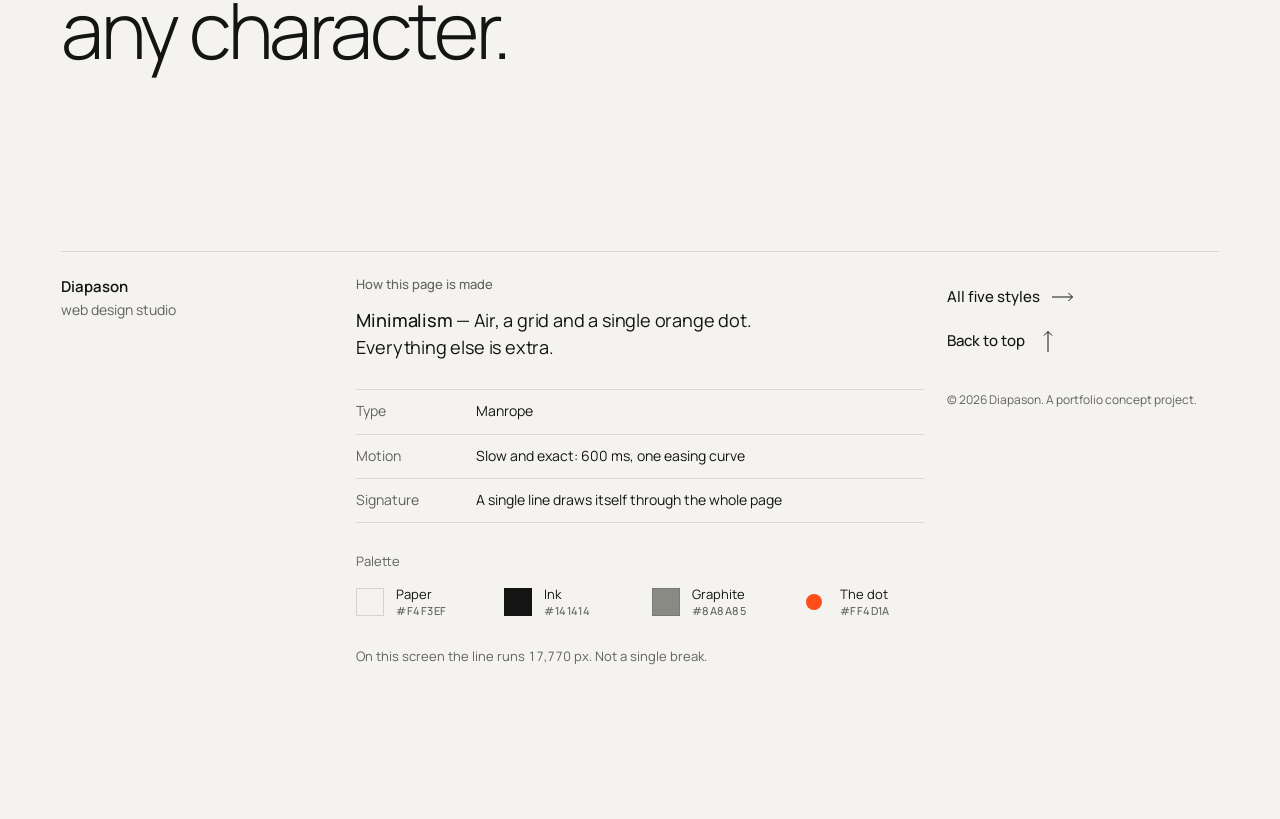
<file: minimalism.html>
<!doctype html>
<html lang="ru" data-style="minimalism">
<head>
  <meta charset="utf-8">
  <meta name="viewport" content="width=device-width, initial-scale=1">
  <title data-i18n="style.metaTitle">Диапазон — минимализм</title>
  <meta name="description" data-i18n-attr="content:meta.description">
  <meta name="theme-color" content="#F4F3EF">
  <meta name="color-scheme" content="light">
  <link rel="icon" href="data:image/svg+xml,%3Csvg xmlns='http://www.w3.org/2000/svg' viewBox='0 0 32 32'%3E%3Crect width='32' height='32' fill='%23F4F3EF'/%3E%3Cpath d='M5 21.5H19' stroke='%23141414' stroke-width='1.5'/%3E%3Ccircle cx='24' cy='21.5' r='3.5' fill='%23FF4D1A'/%3E%3C/svg%3E">
  <!-- boot: read the reveal origin left by the previous page (must stay inline, in <head>) -->
  <script>(function(d){try{var o=JSON.parse(sessionStorage.getItem('diapason.vt')||'null');sessionStorage.removeItem('diapason.vt');if(o){d.documentElement.style.setProperty('--dz-vt-x',o.x+'px');d.documentElement.style.setProperty('--dz-vt-y',o.y+'px');}}catch(e){}})(document)</script>
  <link rel="stylesheet" href="assets/core/core.css">
  <link rel="preconnect" href="https://fonts.googleapis.com">
  <link rel="preconnect" href="https://fonts.gstatic.com" crossorigin>
  <link rel="stylesheet" href="https://fonts.googleapis.com/css2?family=Manrope:wght@200..600&amp;display=swap">
  <link rel="stylesheet" href="assets/minimalism/style.css">
</head>
<body>
  <a class="dz-skip" href="#main" data-i18n="a11y.skip"></a>

  <header class="site-header">
    <a class="brand" href="#top" data-magnetic>
      <svg class="brand__mark" viewBox="0 0 26 12" width="26" height="12" aria-hidden="true" focusable="false"><path d="M0 6.5H17"/><circle cx="21.5" cy="6.5" r="3"/></svg>
      <span class="brand__name" data-i18n="brand.name"></span>
      <span class="brand__descriptor" data-i18n="brand.descriptor"></span>
    </a>

    <div class="site-menu" id="site-menu">
      <nav class="site-nav" data-i18n-attr="aria-label:a11y.menu">
        <ul>
          <template data-i18n-list="nav.items">
            <li><a href="{@href}" data-magnetic><span class="site-nav__num" aria-hidden="true">{nn}</span><span class="site-nav__label" data-i18n="@label"></span></a></li>
          </template>
        </ul>
      </nav>
      <a class="header-cta" href="#contact" data-magnetic><span data-i18n="nav.cta"></span><svg class="arr" viewBox="0 0 22 10" aria-hidden="true" focusable="false"><path d="M0 5h20.5M16.5 1l4 4-4 4"/></svg></a>
    </div>

    <div class="lang" role="group" data-i18n-attr="aria-label:a11y.lang">
      <button type="button" data-set-lang="ru" data-i18n="lang.ru" data-i18n-attr="aria-label:lang.ruFull" data-magnetic></button>
      <button type="button" data-set-lang="en" data-i18n="lang.en" data-i18n-attr="aria-label:lang.enFull" data-magnetic></button>
    </div>

    <button class="menu-btn" type="button" aria-expanded="false" aria-controls="site-menu">
      <span class="menu-btn__label" data-i18n="a11y.menu"></span>
      <span class="menu-btn__icon" aria-hidden="true"></span>
    </button>
  </header>

  <main id="main">
    <!-- HERO -->
    <section id="top" class="hero" aria-labelledby="hero-title">
      <div class="wrap">
        <div class="hero__meta">
          <p class="hero__eyebrow" data-i18n="hero.eyebrow"></p>
          <p class="hero__index" data-i18n="x.minimalism.index"></p>
          <p class="hero__hint" data-i18n="hero.switchHint"></p>
          <p class="hero__hint hero__hint--touch" data-i18n="x.minimalism.hintTouch"></p>
        </div>

        <h1 class="hero__title" id="hero-title" data-split>
          <span class="hero__line" data-i18n="hero.title"></span>
          <span class="hero__this" data-i18n="style.hero" data-stop="start"></span>
        </h1>

        <div class="hero__foot">
          <div class="hero__intro">
            <p class="hero__lead" data-i18n="hero.lead"></p>
            <div class="hero__actions">
              <a class="btn btn--primary" href="#contact" data-magnetic><span data-i18n="hero.ctaPrimary"></span><svg class="arr" viewBox="0 0 22 10" aria-hidden="true" focusable="false"><path d="M0 5h20.5M16.5 1l4 4-4 4"/></svg></a>
              <a class="btn btn--secondary" href="#work" data-magnetic><span data-i18n="hero.ctaSecondary"></span></a>
            </div>
          </div>
          <dl class="stats">
            <template data-i18n-list="hero.stats">
              <div class="stat"><dt data-i18n="@value"></dt><dd data-i18n="@label"></dd></div>
            </template>
          </dl>
        </div>
      </div>
    </section>

    <!-- SERVICES -->
    <section id="services" class="services-sec" aria-labelledby="services-title">
      <div class="wrap svc">
        <div class="svc__aside">
          <div class="svc__sticky">
            <p class="section-num" data-i18n="services.num"></p>
            <h2 id="services-title" data-i18n="services.title" data-split></h2>
            <p class="section-lead" data-i18n="services.lead"></p>
          </div>
        </div>
        <ol class="services">
          <template data-i18n-list="services.items">
            <li class="service">
              <span class="service__num">{nn}</span>
              <h3 data-i18n="@title"></h3>
              <p data-i18n="@text"></p>
              <span class="service__meta" data-i18n="@meta"></span>
            </li>
          </template>
        </ol>
      </div>
    </section>

    <!-- WORK -->
    <section id="work" aria-labelledby="work-title">
      <div class="wrap">
        <header class="sec-head">
          <p class="section-num" data-i18n="work.num"></p>
          <h2 id="work-title" data-i18n="work.title" data-split></h2>
          <p class="section-lead" data-i18n="work.lead"></p>
        </header>
        <ul class="cases">
          <template data-i18n-list="work.items">
            <li class="case" data-motif="{@motif}">
              <div class="case__art" aria-hidden="true"></div>
              <div class="case__cap">
                <span class="case__fig" data-i18n="x.minimalism.fig.{@motif}"></span>
                <span class="case__year" data-i18n="work.year"></span>
              </div>
              <p class="case__type" data-i18n="@type"></p>
              <h3 class="case__name" data-i18n="@name"></h3>
              <p class="case__text" data-i18n="@text"></p>
              <ul class="case__tags">
                <template data-i18n-list="@tags"><li data-i18n="@"></li></template>
              </ul>
            </li>
          </template>
        </ul>
        <p class="work__more" data-i18n="work.more"></p>
      </div>
    </section>

    <!-- PROCESS -->
    <section id="process" aria-labelledby="process-title">
      <div class="wrap">
        <header class="sec-head">
          <p class="section-num" data-i18n="process.num"></p>
          <h2 id="process-title" data-i18n="process.title" data-split></h2>
          <p class="section-lead" data-i18n="process.lead"></p>
        </header>
        <ol class="steps">
          <template data-i18n-list="process.steps">
            <li class="step">
              <span class="step__num">{nn}</span>
              <h3 data-i18n="@title"></h3>
              <p data-i18n="@text"></p>
              <span class="step__duration" data-i18n="@duration"></span>
            </li>
          </template>
        </ol>
      </div>
    </section>

    <!-- PRICING -->
    <section id="pricing" aria-labelledby="pricing-title">
      <div class="wrap">
        <header class="sec-head">
          <p class="section-num" data-i18n="pricing.num"></p>
          <h2 id="pricing-title" data-i18n="pricing.title" data-split></h2>
          <p class="section-lead" data-i18n="pricing.lead"></p>
        </header>
        <div class="plans">
          <template data-i18n-list="pricing.plans">
            <article class="plan" data-featured="{@featured}">
              <p class="plan__badge" data-i18n="@badge"></p>
              <h3 class="plan__name" data-i18n="@name"></h3>
              <p class="plan__text" data-i18n="@text"></p>
              <p class="plan__price" data-i18n="@price"></p>
              <p class="plan__term" data-i18n="@term"></p>
              <ul class="plan__features">
                <template data-i18n-list="@features"><li data-i18n="@"></li></template>
              </ul>
              <a class="btn plan__cta" href="#contact" data-magnetic><span data-i18n="pricing.cta"></span><svg class="arr" viewBox="0 0 22 10" aria-hidden="true" focusable="false"><path d="M0 5h20.5M16.5 1l4 4-4 4"/></svg></a>
            </article>
          </template>
        </div>
        <p class="pricing__note" data-i18n="pricing.note"></p>
      </div>
    </section>

    <!-- FAQ -->
    <section id="faq" aria-labelledby="faq-title">
      <div class="wrap">
        <header class="sec-head">
          <p class="section-num" data-i18n="faq.num"></p>
          <h2 id="faq-title" data-i18n="faq.title" data-split></h2>
          <p class="section-lead" data-i18n="faq.lead"></p>
        </header>
        <div class="faq">
          <template data-i18n-list="faq.items">
            <details class="faq__item" name="faq">
              <summary><span class="faq__num" aria-hidden="true">{nn}</span><span class="faq__q" data-i18n="@q"></span><span class="faq__icon" aria-hidden="true"></span></summary>
              <div class="faq__a"><p data-i18n="@a"></p></div>
            </details>
          </template>
        </div>
      </div>
    </section>

    <!-- CONTACT -->
    <section id="contact" aria-labelledby="contact-title">
      <div class="wrap">
        <header class="sec-head sec-head--wide">
          <p class="section-num" data-i18n="contact.num"></p>
          <h2 id="contact-title" data-i18n="contact.title" data-split></h2>
        </header>
        <div class="contact__body">
          <div class="contact__aside">
            <p class="section-lead contact__lead" data-i18n="contact.lead"></p>
            <dl class="contact__details">
              <template data-i18n-list="contact.details">
                <div><dt data-i18n="@label"></dt><dd data-i18n="@value"></dd></div>
              </template>
            </dl>
          </div>

          <form class="form" data-dz-form novalidate>
            <div class="field field--text">
              <label for="f-name" data-i18n="contact.form.name.label"></label>
              <input id="f-name" name="name" type="text" autocomplete="name" required aria-describedby="f-name-err" data-i18n-attr="placeholder:contact.form.name.placeholder">
              <p id="f-name-err" class="field__error" data-error-for="name" hidden></p>
            </div>
            <div class="field field--text">
              <label for="f-contact" data-i18n="contact.form.contact.label"></label>
              <input id="f-contact" name="contact" type="text" autocomplete="email" required aria-describedby="f-contact-err" data-i18n-attr="placeholder:contact.form.contact.placeholder">
              <p id="f-contact-err" class="field__error" data-error-for="contact" hidden></p>
            </div>
            <fieldset class="field chips">
              <legend data-i18n="contact.form.type.label"></legend>
              <div class="chips__list">
                <template data-i18n-list="contact.form.type.options">
                  <label class="chip"><input type="checkbox" name="type" data-i18n-attr="value:@"><span data-i18n="@"></span></label>
                </template>
              </div>
            </fieldset>
            <fieldset class="field chips">
              <legend data-i18n="contact.form.budget.label"></legend>
              <div class="chips__list">
                <template data-i18n-list="contact.form.budget.options">
                  <label class="chip"><input type="radio" name="budget" data-i18n-attr="value:@"><span data-i18n="@"></span></label>
                </template>
              </div>
            </fieldset>
            <div class="field field--text">
              <label for="f-message" data-i18n="contact.form.message.label"></label>
              <textarea id="f-message" name="message" rows="3" data-i18n-attr="placeholder:contact.form.message.placeholder"></textarea>
            </div>
            <div class="form__submit">
              <button class="btn btn--primary btn--wide" type="submit" data-magnetic><span data-i18n="contact.form.submit"></span><svg class="arr" viewBox="0 0 22 10" aria-hidden="true" focusable="false"><path d="M0 5h20.5M16.5 1l4 4-4 4"/></svg></button>
              <p class="form__privacy" data-i18n="contact.form.privacy"></p>
            </div>

            <div class="form__success" data-form-success hidden role="status">
              <p class="form__success-title" data-i18n="contact.form.success.title"></p>
              <p class="form__success-text" data-i18n="contact.form.success.text" data-i18n-vars="{}"></p>
              <p class="form__success-note" data-i18n="contact.form.success.note"></p>
              <button type="button" class="btn btn--secondary" data-form-reset data-magnetic><span data-i18n="contact.form.success.again"></span></button>
            </div>
          </form>
        </div>
      </div>
    </section>
  </main>

  <footer class="site-footer">
    <div class="wrap">
      <div class="footer__lead">
        <p class="footer__tagline" data-i18n="brand.tagline" data-split data-stop="end"></p>
        <p class="footer__endnote" data-i18n="x.minimalism.end"></p>
      </div>

      <div class="footer__grid">
        <div class="footer__brand">
          <p class="brand__name" data-i18n="brand.name"></p>
          <p class="footer__descriptor" data-i18n="brand.descriptor"></p>
        </div>

        <section class="colophon" aria-labelledby="colophon-title">
          <h2 id="colophon-title" data-i18n="footer.colophon"></h2>
          <p class="colophon__desc"><strong data-i18n="style.name"></strong> — <span data-i18n="style.desc"></span></p>
          <dl class="colophon__specs">
            <div><dt data-i18n="footer.fontsLabel"></dt><dd data-i18n="style.fonts"></dd></div>
            <div><dt data-i18n="hub.compare.motion"></dt><dd data-i18n="style.motion"></dd></div>
            <div><dt data-i18n="hub.compare.signature"></dt><dd data-i18n="style.signature"></dd></div>
          </dl>
          <p class="colophon__label" data-i18n="footer.paletteLabel"></p>
          <ul class="swatches">
            <template data-i18n-list="style.palette">
              <li style="--swatch: {@hex}"><span class="swatch" aria-hidden="true"></span><span class="swatch__name" data-i18n="@name"></span> <code>{@hex}</code></li>
            </template>
          </ul>
          <p class="colophon__line"><span class="colophon__len" data-i18n="x.minimalism.lineLength" data-i18n-vars='{"len":"—"}'></span></p>
        </section>

        <div class="footer__links">
          <a href="index.html" data-dz-go="hub" data-magnetic><span data-i18n="footer.hub"></span><svg class="arr" viewBox="0 0 22 10" aria-hidden="true" focusable="false"><path d="M0 5h20.5M16.5 1l4 4-4 4"/></svg></a>
          <a href="#top" data-magnetic><span data-i18n="footer.toTop"></span><svg class="arr arr--up" viewBox="0 0 22 10" aria-hidden="true" focusable="false"><path d="M0 5h20.5M16.5 1l4 4-4 4"/></svg></a>
          <p class="footer__rights" data-i18n="footer.rights"></p>
        </div>
      </div>
    </div>
  </footer>

  <script src="assets/core/content.js"></script>
  <script src="assets/minimalism/copy.js"></script>
  <script src="assets/core/core.js"></script>
  <script src="assets/minimalism/script.js"></script>
</body>
</html>
</file>
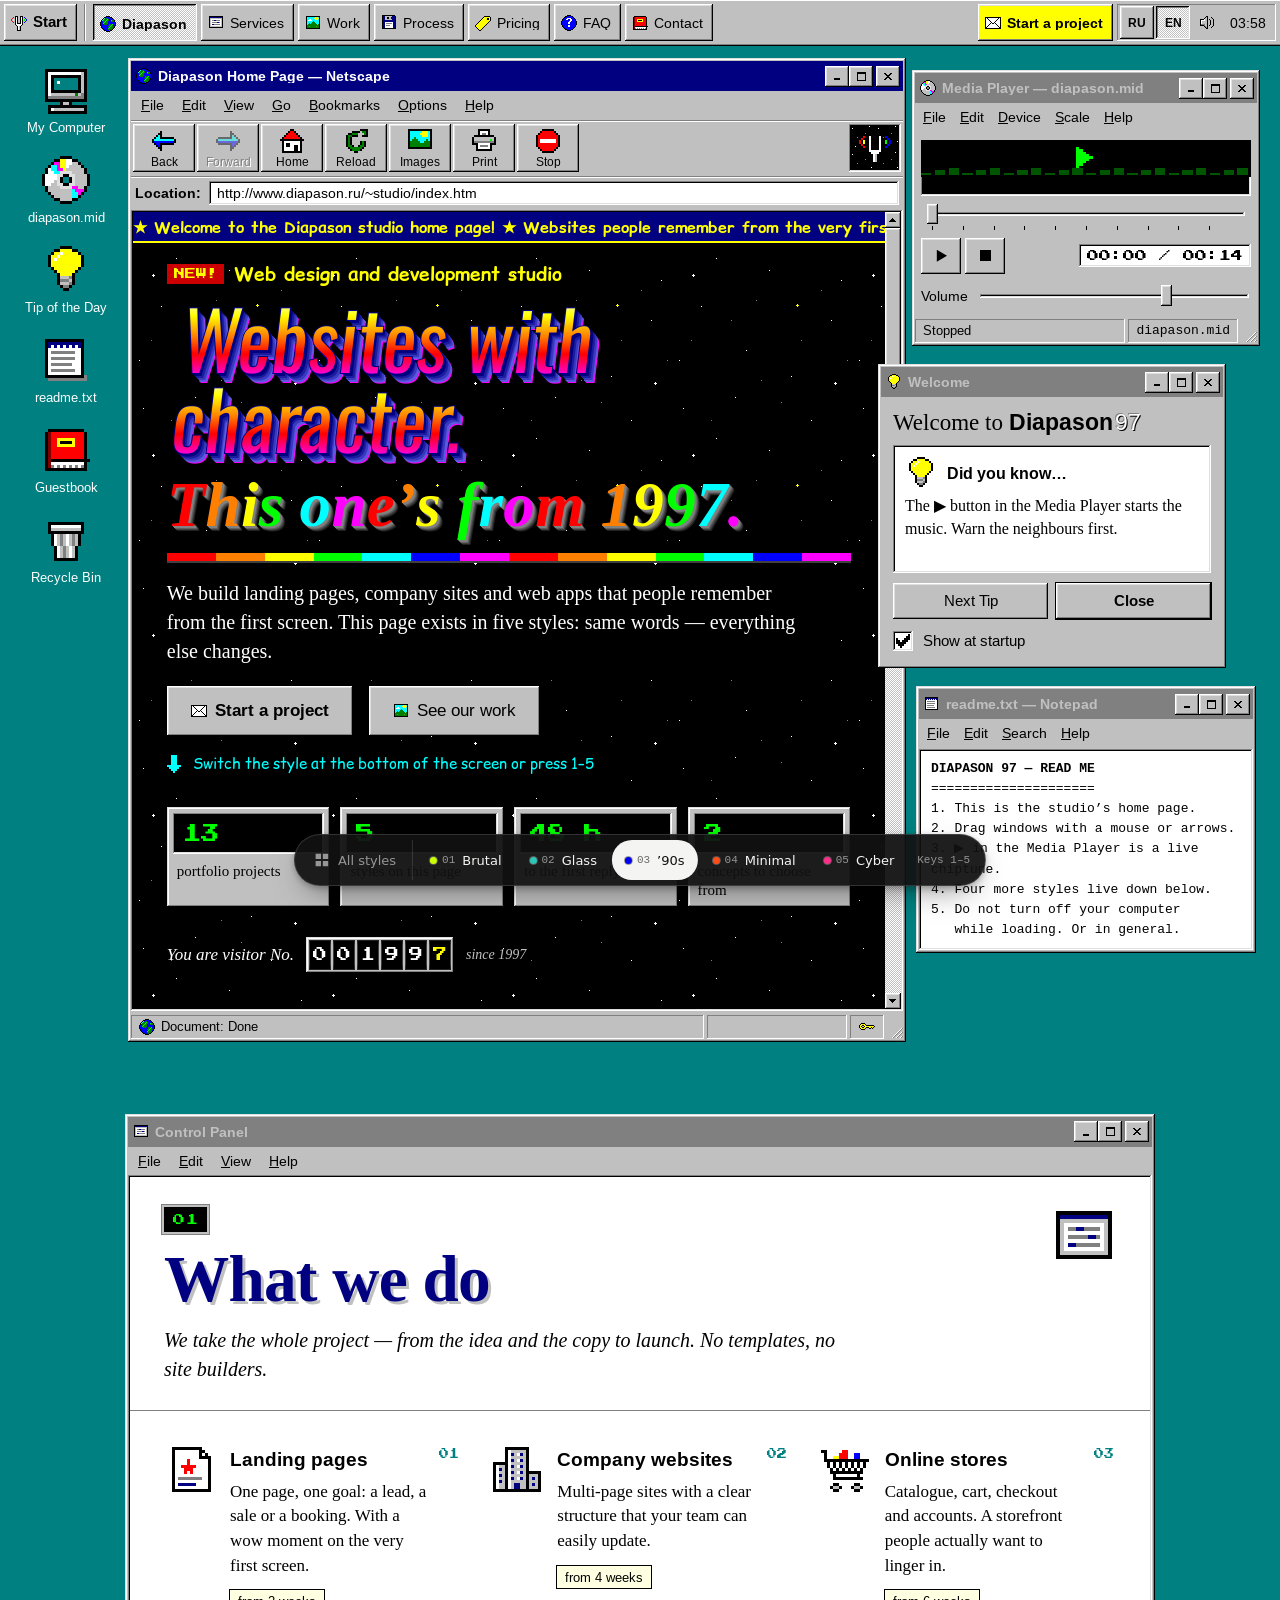
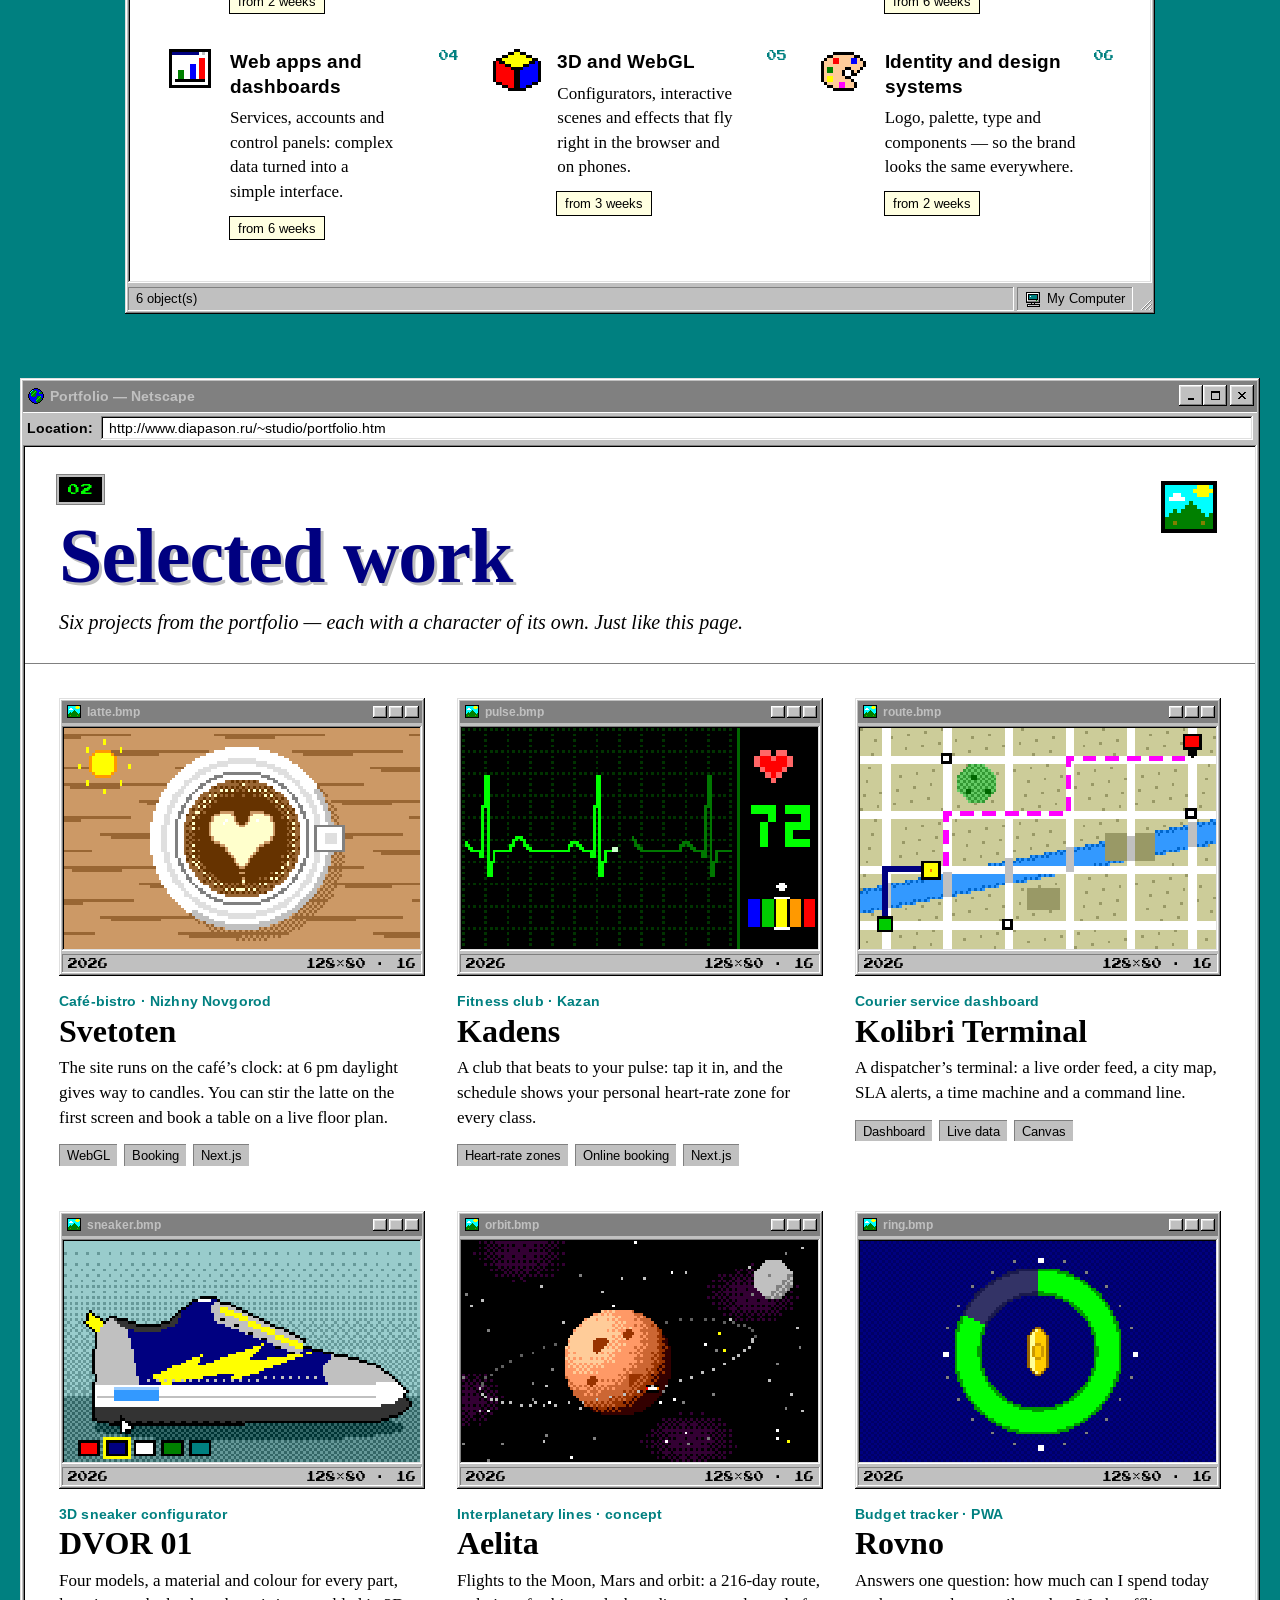
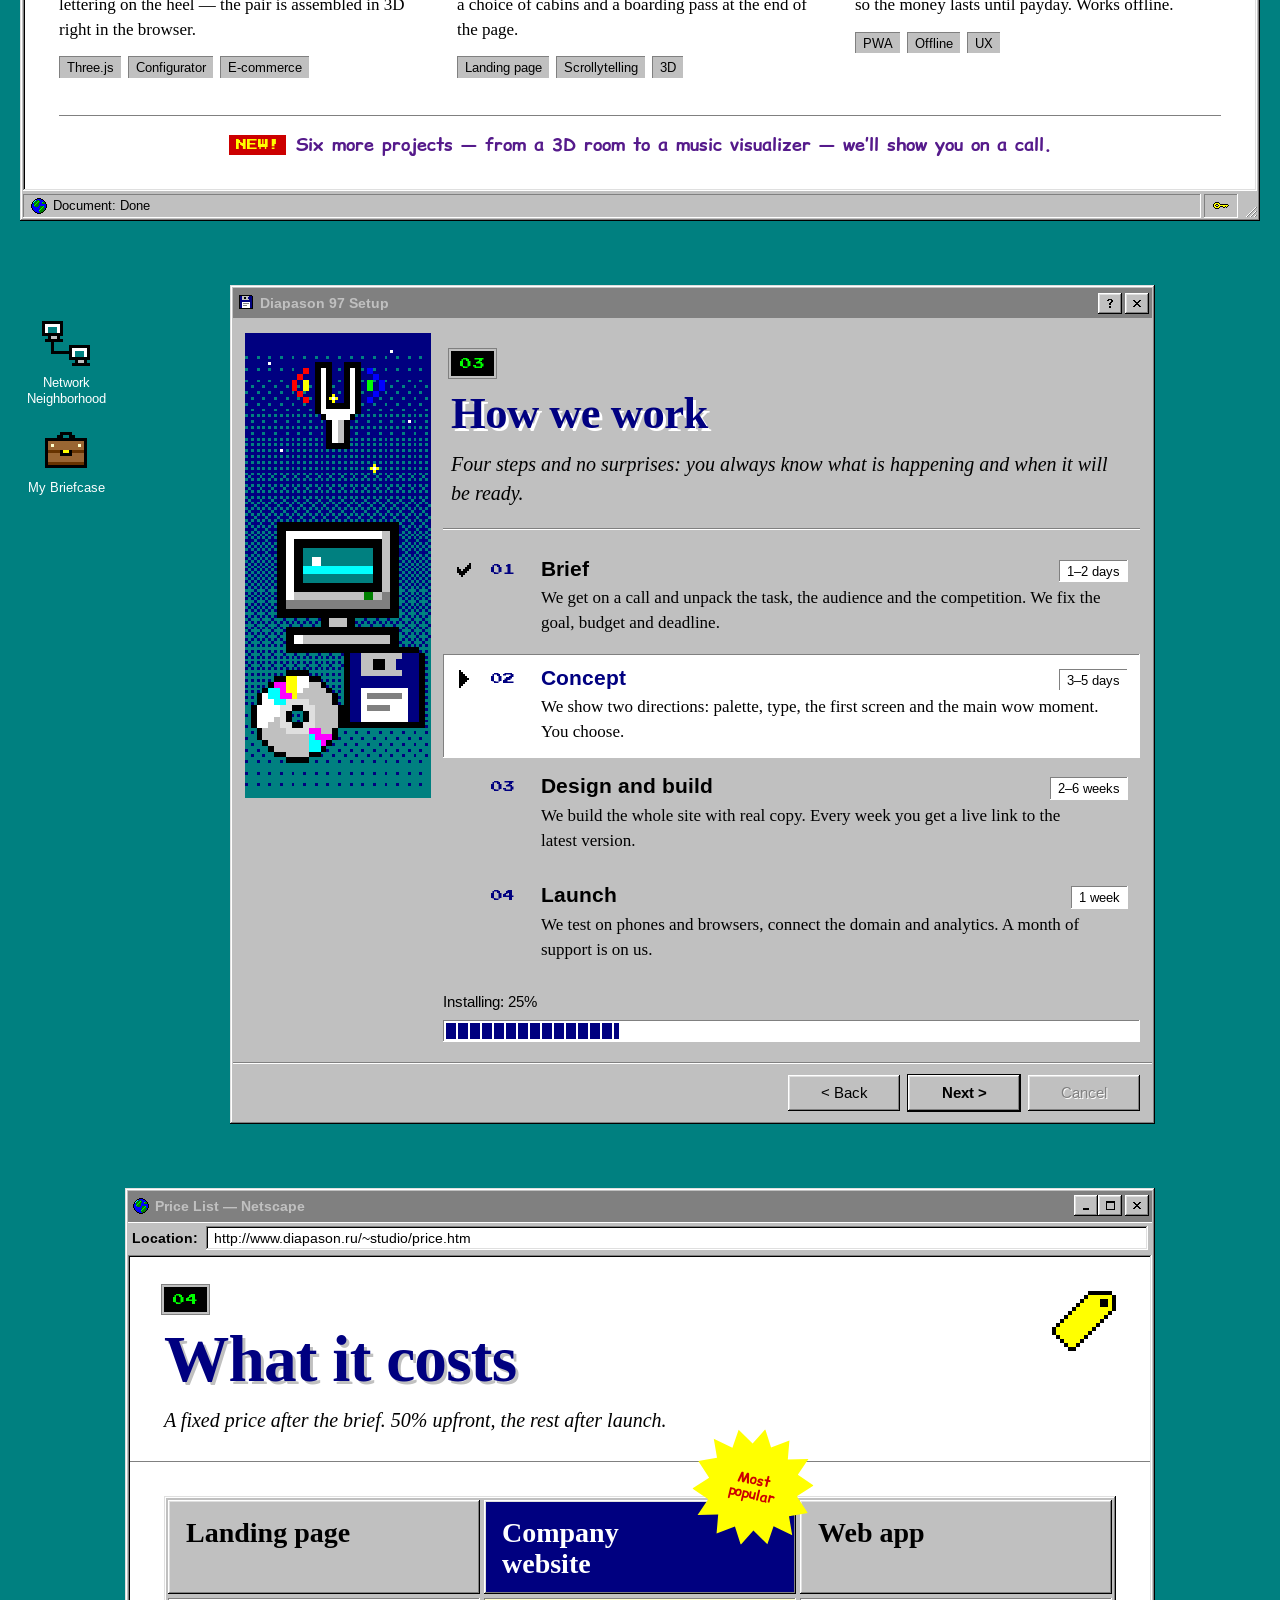
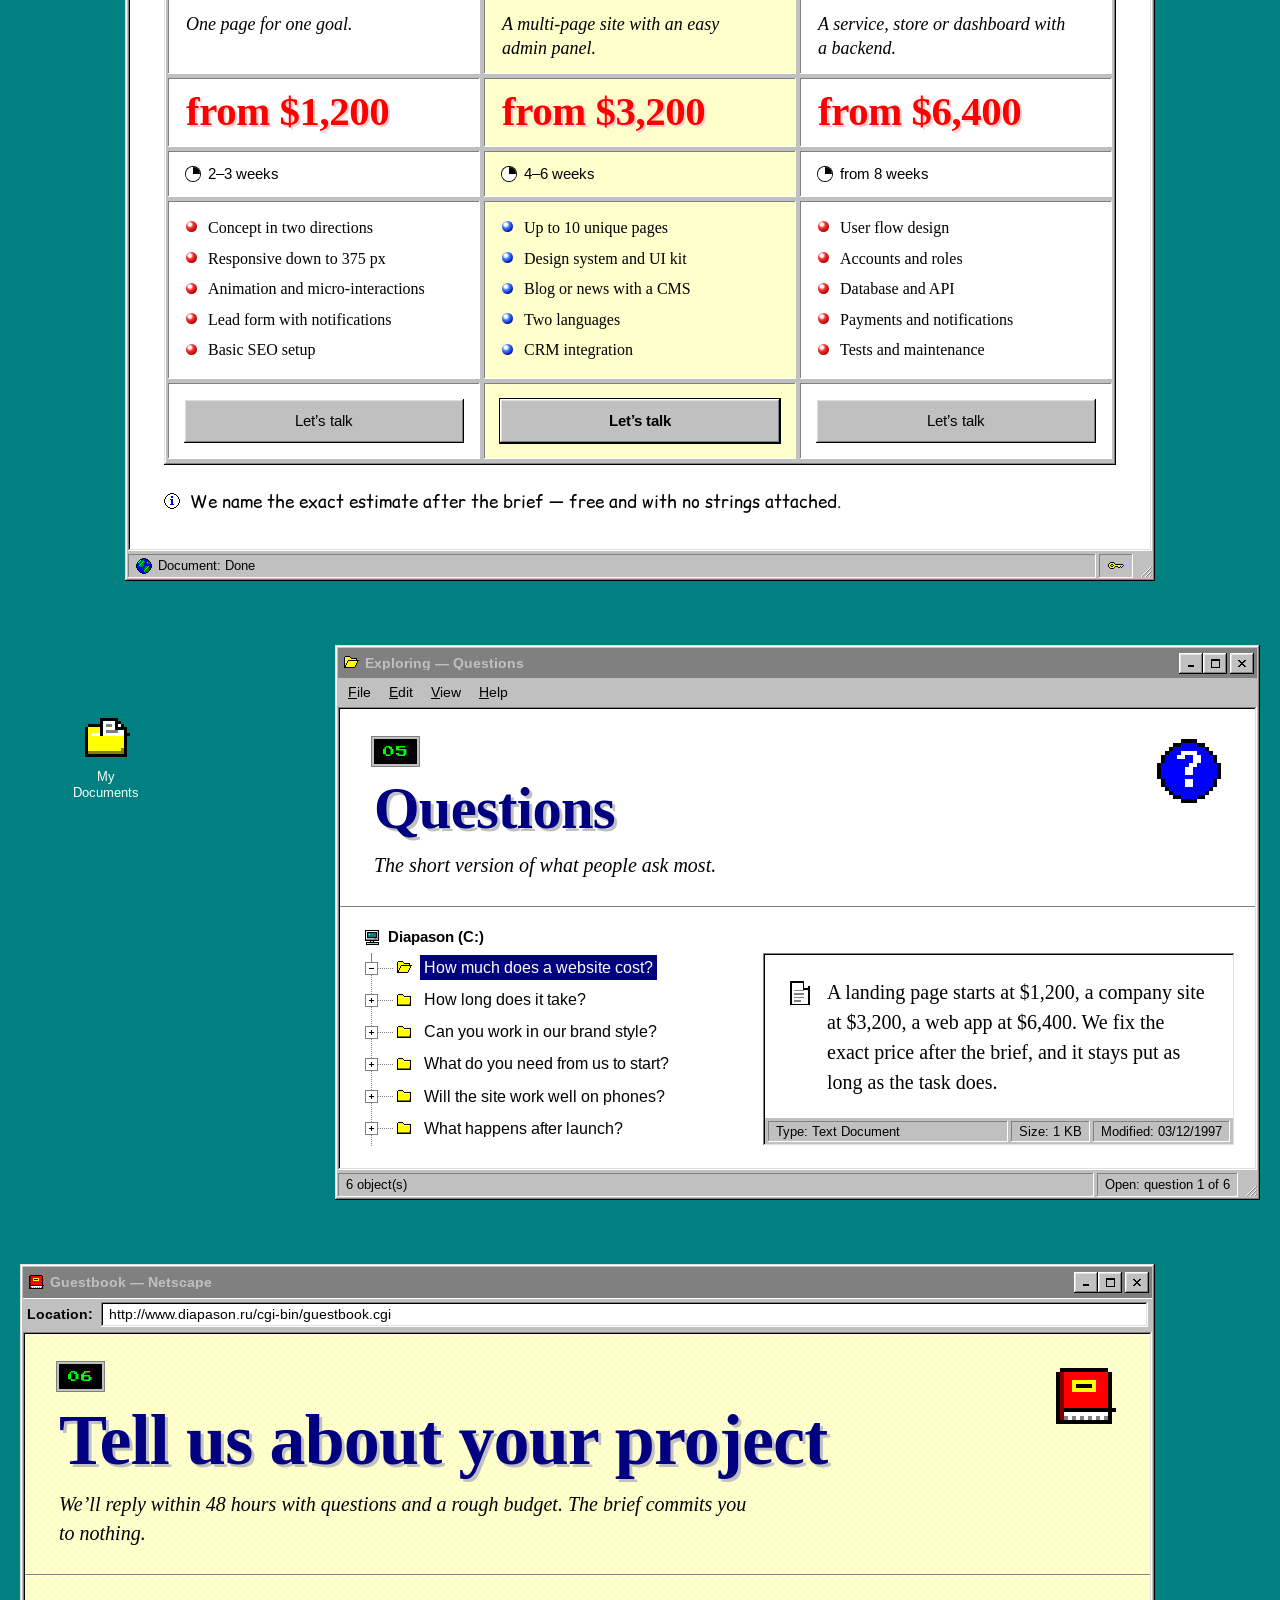
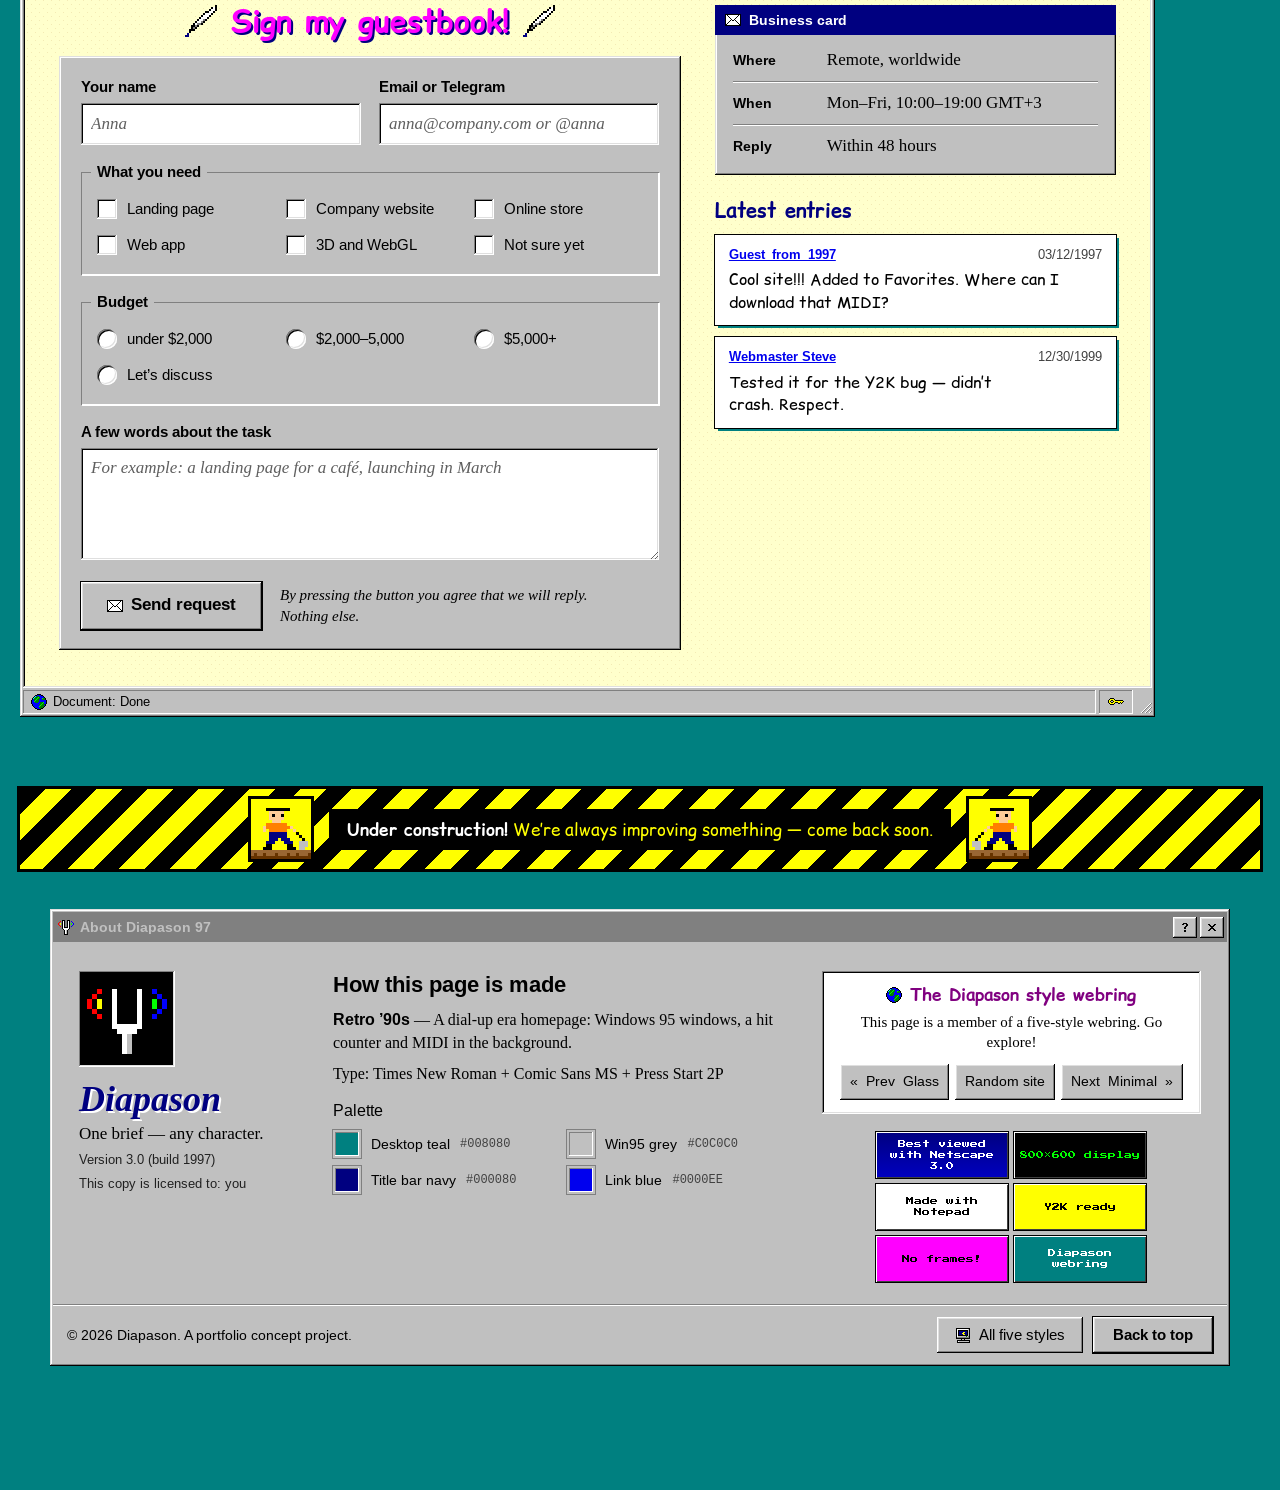
<file: retro-90s.html>
<!doctype html>
<html lang="ru" data-style="retro-90s">
<head>
  <meta charset="utf-8">
  <meta name="viewport" content="width=device-width, initial-scale=1">
  <title data-i18n="style.metaTitle">Диапазон — ретро-90-е</title>
  <meta name="description" data-i18n-attr="content:meta.description">
  <meta name="theme-color" content="#008080">
  <link rel="icon" href="data:image/svg+xml,%3Csvg xmlns='http://www.w3.org/2000/svg' viewBox='0 0 16 16' shape-rendering='crispEdges'%3E%3Crect width='16' height='16' fill='%23008080'/%3E%3Crect x='1' y='2' width='14' height='13' fill='%23000'/%3E%3Crect x='1' y='2' width='13' height='12' fill='%23fff'/%3E%3Crect x='2' y='3' width='12' height='11' fill='%23C0C0C0'/%3E%3Crect x='2' y='3' width='12' height='3' fill='%23000080'/%3E%3Crect x='11' y='4' width='2' height='1' fill='%23fff'/%3E%3Crect x='3' y='7' width='10' height='6' fill='%23fff'/%3E%3Crect x='4' y='8' width='2' height='2' fill='%23FF0000'/%3E%3Crect x='6' y='8' width='2' height='2' fill='%23FFFF00'/%3E%3Crect x='8' y='8' width='2' height='2' fill='%2300FF00'/%3E%3Crect x='10' y='8' width='2' height='2' fill='%230000FF'/%3E%3Crect x='4' y='11' width='8' height='1' fill='%23808080'/%3E%3C/svg%3E">
  <!-- boot: read the reveal origin left by the previous page (must stay inline, in <head>) -->
  <script>(function(d){try{var o=JSON.parse(sessionStorage.getItem('diapason.vt')||'null');sessionStorage.removeItem('diapason.vt');if(o){d.documentElement.style.setProperty('--dz-vt-x',o.x+'px');d.documentElement.style.setProperty('--dz-vt-y',o.y+'px');}}catch(e){}})(document)</script>
  <link rel="stylesheet" href="assets/core/core.css">
  <link rel="preconnect" href="https://fonts.googleapis.com">
  <link rel="preconnect" href="https://fonts.gstatic.com" crossorigin>
  <!-- Press Start 2P = pixel labels. Tinos / Arimo / Comic Relief / Oswald / Cousine are metric-compatible
       fallbacks for Times New Roman / Arial / Comic Sans MS / Impact / Courier: they only download on
       devices that lack the Windows originals (phones), so the page still feels like 1997 everywhere. -->
  <link rel="stylesheet" href="https://fonts.googleapis.com/css2?family=Press+Start+2P&family=Tinos:ital,wght@0,400;0,700;1,400;1,700&family=Arimo:wght@400;700&family=Comic+Relief:wght@400;700&family=Oswald:wght@700&family=Cousine&display=swap">
  <link rel="stylesheet" href="assets/retro-90s/style.css">
</head>
<body>
  <a class="dz-skip" href="#main" data-i18n="a11y.skip"></a>

  <!-- ================= TASKBAR (top — the dock owns the bottom) ================= -->
  <header class="site-header taskbar">
    <button class="start" id="start-btn" type="button" aria-expanded="false" aria-controls="startmenu" aria-haspopup="true">
      <span class="ico ico--16" data-icon="logo" aria-hidden="true"></span>
      <span class="start__label" data-i18n="x.retro-90s.taskbar.start"></span>
    </button>
    <span class="tb-sep" aria-hidden="true"></span>

    <a class="brand tb-btn" href="#top" data-spy="top">
      <span class="ico ico--16" data-icon="globe" aria-hidden="true"></span>
      <span class="brand__name" data-i18n="brand.name"></span>
      <span class="brand__descriptor" data-i18n="brand.descriptor"></span>
    </a>

    <nav class="site-nav" data-i18n-attr="aria-label:a11y.menu">
      <ul>
        <template data-i18n-list="nav.items">
          <li><a class="tb-btn" href="{@href}" data-spy="{@href}"><span class="ico ico--16" data-icon-nav="{@href}" aria-hidden="true"></span><span data-i18n="@label"></span></a></li>
        </template>
      </ul>
    </nav>

    <a class="header-cta tb-btn" href="#contact">
      <span class="ico ico--16" data-icon="mail" aria-hidden="true"></span>
      <span data-i18n="nav.cta"></span>
    </a>

    <div class="tray">
      <div class="lang" role="group" data-i18n-attr="aria-label:a11y.lang">
        <button type="button" data-set-lang="ru" data-i18n="lang.ru" data-i18n-attr="aria-label:lang.ruFull"></button>
        <button type="button" data-set-lang="en" data-i18n="lang.en" data-i18n-attr="aria-label:lang.enFull"></button>
      </div>
      <button class="tray__sound" type="button" aria-pressed="false" data-midi-toggle data-i18n-attr="aria-label:x.retro-90s.taskbar.sound;title:x.retro-90s.taskbar.sound">
        <span class="ico ico--16" data-icon="speaker" aria-hidden="true"></span>
      </button>
      <span class="tray__clock" data-clock data-i18n-attr="title:x.retro-90s.taskbar.clock">12:00</span>
    </div>

    <!-- Start menu -->
    <div class="startmenu" id="startmenu" hidden>
      <div class="startmenu__banner" aria-hidden="true"><span data-i18n="brand.name"></span><b>97</b></div>
      <ul class="startmenu__list" aria-labelledby="start-btn">
        <template data-i18n-list="nav.items">
          <li><a class="sm-item" href="{@href}"><span class="ico ico--32" data-icon-nav="{@href}" aria-hidden="true"></span><span data-i18n="@label"></span></a></li>
        </template>
        <li class="sm-sep" aria-hidden="true"></li>
        <li><a class="sm-item sm-item--cta" href="#contact"><span class="ico ico--32" data-icon="mail" aria-hidden="true"></span><span data-i18n="nav.cta"></span></a></li>
        <li><button class="sm-item" type="button" data-open="midi"><span class="ico ico--32" data-icon="cd" aria-hidden="true"></span><span data-i18n="x.retro-90s.start.midi"></span></button></li>
        <li><button class="sm-item" type="button" data-open="tips"><span class="ico ico--32" data-icon="bulb" aria-hidden="true"></span><span data-i18n="x.retro-90s.start.tips"></span></button></li>
        <li><button class="sm-item" type="button" data-open="readme"><span class="ico ico--32" data-icon="notepad" aria-hidden="true"></span><span data-i18n="x.retro-90s.start.readme"></span></button></li>
        <li class="sm-sep" aria-hidden="true"></li>
        <li><a class="sm-item" href="index.html" data-dz-go="hub"><span class="ico ico--32" data-icon="shutdown" aria-hidden="true"></span><span data-i18n="x.retro-90s.start.shutdown"></span></a></li>
      </ul>
    </div>
  </header>

  <main id="main">
    <!-- ================= HERO: a desktop with a Netscape window ================= -->
    <section id="top" class="hero desk" data-win-scope>
      <ul class="desk__icons" data-i18n-attr="aria-label:x.retro-90s.desk.label">
        <li><a class="dicon" href="#services"><span class="dicon__img" data-icon="computer" aria-hidden="true"></span><span class="dicon__label" data-i18n="x.retro-90s.desk.computer"></span></a></li>
        <li><button class="dicon" type="button" data-open="midi"><span class="dicon__img" data-icon="cd" aria-hidden="true"></span><span class="dicon__label" data-i18n-html="x.retro-90s.desk.midi"></span></button></li>
        <li><button class="dicon" type="button" data-open="tips"><span class="dicon__img" data-icon="bulb" aria-hidden="true"></span><span class="dicon__label" data-i18n="x.retro-90s.desk.tips"></span></button></li>
        <li><button class="dicon" type="button" data-open="readme"><span class="dicon__img" data-icon="notepad" aria-hidden="true"></span><span class="dicon__label" data-i18n-html="x.retro-90s.desk.readme"></span></button></li>
        <li><a class="dicon" href="#contact"><span class="dicon__img" data-icon="book" aria-hidden="true"></span><span class="dicon__label" data-i18n="x.retro-90s.desk.guestbook"></span></a></li>
        <li><button class="dicon dicon--bin" type="button" data-open="bin"><span class="dicon__img" data-icon="bin" aria-hidden="true"></span><span class="dicon__label" data-i18n="x.retro-90s.desk.bin"></span></button></li>
      </ul>

      <!-- the browser window -->
      <div class="win win--browser win--hero" data-win="browser" data-sec-win="top">
        <div class="win__bar" aria-hidden="true">
          <span class="ico ico--16" data-icon="globe"></span>
          <span class="win__title" data-i18n="x.retro-90s.win.hero"></span>
          <span class="win__btns"><span class="wbtn" data-joke="min" data-glyph="min"></span><span class="wbtn" data-joke="max" data-glyph="max"></span><span class="wbtn" data-joke="close" data-glyph="close"></span></span>
        </div>
        <div class="win__menu" aria-hidden="true">
          <template data-i18n-list="x.retro-90s.browser.menu"><span data-i18n="@"></span></template>
        </div>
        <div class="nsc__tools" aria-hidden="true">
          <span class="nsc__tool"><span class="ico ico--24" data-icon="back"></span><span data-i18n="x.retro-90s.browser.back"></span></span>
          <span class="nsc__tool is-off"><span class="ico ico--24" data-icon="fwd"></span><span data-i18n="x.retro-90s.browser.forward"></span></span>
          <span class="nsc__tool"><span class="ico ico--24" data-icon="home"></span><span data-i18n="x.retro-90s.browser.home"></span></span>
          <span class="nsc__tool"><span class="ico ico--24" data-icon="reload"></span><span data-i18n="x.retro-90s.browser.reload"></span></span>
          <span class="nsc__tool nsc__tool--opt"><span class="ico ico--24" data-icon="paint"></span><span data-i18n="x.retro-90s.browser.images"></span></span>
          <span class="nsc__tool nsc__tool--opt"><span class="ico ico--24" data-icon="printer"></span><span data-i18n="x.retro-90s.browser.print"></span></span>
          <span class="nsc__tool nsc__tool--stop"><span class="ico ico--24" data-icon="stop"></span><span data-i18n="x.retro-90s.browser.stop"></span></span>
          <span class="nsc__throbber"><span class="ico ico--32" data-icon="logo"></span><span class="nsc__comet"></span></span>
        </div>
        <div class="nsc__loc" aria-hidden="true">
          <span class="nsc__loclabel" data-i18n="x.retro-90s.browser.location"></span>
          <span class="field95 nsc__url">http://www.diapason.ru/~studio/index.htm</span>
        </div>

        <div class="win__body page page--stars">
          <div class="nsc__vscroll" aria-hidden="true"><span class="vs-btn vs-btn--up"></span><span class="vs-track"><span class="vs-thumb" data-vs-thumb></span></span><span class="vs-btn vs-btn--down"></span></div>
          <div class="marquee" aria-hidden="true">
            <div class="marquee__track"><span data-i18n="x.retro-90s.marquee"></span><span data-i18n="x.retro-90s.marquee"></span></div>
          </div>

          <div class="hero__inner">
            <p class="hero__eyebrow"><span class="new" data-i18n="x.retro-90s.new"></span> <span data-i18n="hero.eyebrow"></span></p>
            <h1 class="hero__title">
              <span class="wa wa--one" data-i18n="hero.title"></span>
              <span class="hero__this" data-i18n="style.hero"></span>
              <span class="wa wa--two" aria-hidden="true"></span>
            </h1>
            <div class="rainbow-rule" aria-hidden="true"></div>
            <p class="hero__lead" data-i18n="hero.lead"></p>
            <div class="hero__actions">
              <a class="btn btn--primary" href="#contact"><span class="ico ico--16" data-icon="mail" aria-hidden="true"></span><span data-i18n="hero.ctaPrimary"></span></a>
              <a class="btn btn--secondary" href="#work"><span class="ico ico--16" data-icon="paint" aria-hidden="true"></span><span data-i18n="hero.ctaSecondary"></span></a>
            </div>
            <p class="hero__hint"><span class="hint-arrow" aria-hidden="true"></span><span data-i18n="hero.switchHint"></span></p>

            <dl class="stats">
              <template data-i18n-list="hero.stats">
                <div class="stat"><dt data-i18n="@value"></dt><dd data-i18n="@label"></dd></div>
              </template>
            </dl>

            <div class="counter" role="group" data-i18n-attr="aria-label:x.retro-90s.counter.label">
              <span class="counter__label" data-i18n="x.retro-90s.counter.label"></span>
              <span class="odo" data-odo aria-hidden="true"></span>
              <span class="counter__value dz-sr-only" data-odo-text></span>
              <span class="counter__since" data-i18n="x.retro-90s.counter.since"></span>
            </div>
          </div>
        </div>

        <div class="win__status nsc__status" aria-hidden="true">
          <span class="sfield sfield--grow"><span class="ico ico--16" data-icon="globe"></span><span data-nsc-status data-i18n="x.retro-90s.browser.done"></span></span>
          <span class="sfield sfield--bar"><span class="nsc__prog" data-nsc-prog></span></span>
          <span class="sfield sfield--lock"><span class="ico ico--16" data-icon="key"></span></span>
        </div>
      </div>

      <!-- decorative, draggable windows -->
      <div class="win win--float win--midi" data-win="midi" data-float role="group" aria-labelledby="midi-title">
        <div class="win__bar" data-drag tabindex="0">
          <span class="ico ico--16" data-icon="cd" aria-hidden="true"></span>
          <span class="win__title" id="midi-title" data-i18n="x.retro-90s.win.midi"></span>
          <span class="win__btns">
            <button class="wbtn" type="button" data-act="min" data-glyph="min" data-i18n-attr="aria-label:x.retro-90s.wm.min;title:x.retro-90s.wm.min"></button><button class="wbtn" type="button" data-act="max" data-glyph="max" data-i18n-attr="aria-label:x.retro-90s.wm.max;title:x.retro-90s.wm.max"></button><button class="wbtn" type="button" data-act="close" data-glyph="close" data-i18n-attr="aria-label:x.retro-90s.wm.close;title:x.retro-90s.wm.close"></button>
          </span>
        </div>
        <div class="win__menu" aria-hidden="true">
          <template data-i18n-list="x.retro-90s.midi.menu"><span data-i18n="@"></span></template>
        </div>
        <div class="midi">
          <canvas class="midi__viz" width="96" height="24" aria-hidden="true"></canvas>
          <div class="midi__scale" aria-hidden="true"><span class="midi__groove"></span><span class="midi__thumb" data-midi-thumb></span><span class="midi__ticks"></span></div>
          <div class="midi__row">
            <button class="btn95 btn95--icon midi__play" type="button" aria-pressed="false" data-midi-play data-i18n-attr="aria-label:x.retro-90s.midi.play;title:x.retro-90s.midi.play"><span class="glyph glyph--play" aria-hidden="true"></span></button>
            <button class="btn95 btn95--icon midi__stop" type="button" data-midi-stop data-i18n-attr="aria-label:x.retro-90s.midi.stop;title:x.retro-90s.midi.stop"><span class="glyph glyph--stop" aria-hidden="true"></span></button>
            <span class="midi__time field95" data-midi-time aria-hidden="true">00:00 / 00:14</span>
          </div>
          <label class="midi__vol">
            <span data-i18n="x.retro-90s.midi.volume"></span>
            <input type="range" min="0" max="100" value="70" data-midi-vol>
          </label>
        </div>
        <div class="win__status" aria-live="polite">
          <span class="sfield sfield--grow" data-midi-state data-i18n="x.retro-90s.midi.stopped"></span>
          <span class="sfield">diapason.mid</span>
        </div>
      </div>

      <div class="win win--float win--tips" data-win="tips" data-float role="group" aria-labelledby="tips-title">
        <div class="win__bar" data-drag tabindex="0">
          <span class="ico ico--16" data-icon="bulb" aria-hidden="true"></span>
          <span class="win__title" id="tips-title" data-i18n="x.retro-90s.win.tips"></span>
          <span class="win__btns">
            <button class="wbtn" type="button" data-act="min" data-glyph="min" data-i18n-attr="aria-label:x.retro-90s.wm.min;title:x.retro-90s.wm.min"></button><button class="wbtn" type="button" data-act="max" data-glyph="max" data-i18n-attr="aria-label:x.retro-90s.wm.max;title:x.retro-90s.wm.max"></button><button class="wbtn" type="button" data-act="close" data-glyph="close" data-i18n-attr="aria-label:x.retro-90s.wm.close;title:x.retro-90s.wm.close"></button>
          </span>
        </div>
        <div class="tips">
          <p class="tips__welcome"><span data-i18n="x.retro-90s.tips.welcome"></span> <b data-i18n="brand.name"></b><i>97</i></p>
          <div class="tips__grid">
            <div class="tips__box field95">
              <span class="ico ico--32" data-icon="bulb" aria-hidden="true"></span>
              <p class="tips__title" data-i18n="x.retro-90s.tips.title"></p>
              <p class="tips__text" data-tip aria-live="polite"></p>
            </div>
            <div class="tips__btns">
              <button class="btn95" type="button" data-tip-next><span data-i18n="x.retro-90s.tips.next"></span></button>
              <button class="btn95 btn95--default" type="button" data-act="close"><span data-i18n="x.retro-90s.tips.close"></span></button>
            </div>
          </div>
          <label class="check95 tips__startup"><input type="checkbox" data-tip-startup checked><span data-i18n="x.retro-90s.tips.startup"></span></label>
        </div>
      </div>

      <div class="win win--float win--readme" data-win="readme" data-float role="group" aria-labelledby="readme-title">
        <div class="win__bar" data-drag tabindex="0">
          <span class="ico ico--16" data-icon="notepad" aria-hidden="true"></span>
          <span class="win__title" id="readme-title" data-i18n="x.retro-90s.win.readme"></span>
          <span class="win__btns">
            <button class="wbtn" type="button" data-act="min" data-glyph="min" data-i18n-attr="aria-label:x.retro-90s.wm.min;title:x.retro-90s.wm.min"></button><button class="wbtn" type="button" data-act="max" data-glyph="max" data-i18n-attr="aria-label:x.retro-90s.wm.max;title:x.retro-90s.wm.max"></button><button class="wbtn" type="button" data-act="close" data-glyph="close" data-i18n-attr="aria-label:x.retro-90s.wm.close;title:x.retro-90s.wm.close"></button>
          </span>
        </div>
        <div class="win__menu" aria-hidden="true">
          <template data-i18n-list="x.retro-90s.readme.menu"><span data-i18n="@"></span></template>
        </div>
        <div class="notepad field95">
          <template data-i18n-list="x.retro-90s.readme.lines"><p data-i18n="@"></p></template>
        </div>
      </div>
    </section>

    <!-- ================= SERVICES: Control Panel ================= -->
    <section id="services" class="win win--app sec" aria-labelledby="services-title" data-sec-win="services">
      <div class="win__bar" aria-hidden="true">
        <span class="ico ico--16" data-icon="cpl"></span>
        <span class="win__title" data-i18n="x.retro-90s.win.services"></span>
        <span class="win__btns"><span class="wbtn" data-joke="min" data-glyph="min"></span><span class="wbtn" data-joke="max" data-glyph="max"></span><span class="wbtn" data-joke="close" data-glyph="close"></span></span>
      </div>
      <div class="win__menu" aria-hidden="true">
        <template data-i18n-list="x.retro-90s.explorer.menu"><span data-i18n="@"></span></template>
      </div>
      <div class="win__body pane">
        <header class="sec-head">
          <p class="section-num" data-i18n="services.num"></p>
          <h2 id="services-title" data-i18n="services.title"></h2>
          <p class="section-lead" data-i18n="services.lead"></p>
          <span class="sec-head__icon ico ico--64" data-icon="cpl" aria-hidden="true"></span>
        </header>
        <ol class="services">
          <template data-i18n-list="services.items">
            <li class="service">
              <span class="service__icon ico ico--48" data-icon-svc="{i}" aria-hidden="true"></span>
              <div class="service__body">
                <span class="service__num">{nn}</span>
                <h3 data-i18n="@title"></h3>
                <p data-i18n="@text"></p>
                <span class="service__meta" data-i18n="@meta"></span>
              </div>
            </li>
          </template>
        </ol>
      </div>
      <div class="win__status" aria-hidden="true">
        <span class="sfield sfield--grow" data-i18n="x.retro-90s.explorer.objects" data-i18n-vars='{"n":6}'></span>
        <span class="sfield"><span class="ico ico--16" data-icon="computer"></span><span data-i18n="x.retro-90s.explorer.computer"></span></span>
      </div>
    </section>

    <!-- ================= WORK: portfolio page ================= -->
    <section id="work" class="win win--browser sec" aria-labelledby="work-title" data-sec-win="work">
      <div class="win__bar" aria-hidden="true">
        <span class="ico ico--16" data-icon="globe"></span>
        <span class="win__title" data-i18n="x.retro-90s.win.work"></span>
        <span class="win__btns"><span class="wbtn" data-joke="min" data-glyph="min"></span><span class="wbtn" data-joke="max" data-glyph="max"></span><span class="wbtn" data-joke="close" data-glyph="close"></span></span>
      </div>
      <div class="nsc__loc" aria-hidden="true">
        <span class="nsc__loclabel" data-i18n="x.retro-90s.browser.location"></span>
        <span class="field95 nsc__url">http://www.diapason.ru/~studio/portfolio.htm</span>
      </div>
      <div class="win__body page">
        <header class="sec-head">
          <p class="section-num" data-i18n="work.num"></p>
          <h2 id="work-title" data-i18n="work.title"></h2>
          <p class="section-lead" data-i18n="work.lead"></p>
          <span class="sec-head__icon ico ico--64" data-icon="paint" aria-hidden="true"></span>
        </header>
        <ul class="cases">
          <template data-i18n-list="work.items">
            <li class="case" data-motif="{@motif}">
              <div class="case__frame">
                <div class="case__framebar" aria-hidden="true"><span class="ico ico--16" data-icon="paint"></span><span class="case__file">{@motif}.bmp</span><span class="case__minis"><span></span><span></span><span></span></span></div>
                <div class="case__art" aria-hidden="true"></div>
                <div class="case__framestatus"><span class="case__year" data-i18n="work.year"></span><span aria-hidden="true">128×80 · 16</span></div>
              </div>
              <p class="case__type" data-i18n="@type"></p>
              <h3 class="case__name" data-i18n="@name"></h3>
              <p class="case__text" data-i18n="@text"></p>
              <ul class="case__tags">
                <template data-i18n-list="@tags"><li data-i18n="@"></li></template>
              </ul>
            </li>
          </template>
        </ul>
        <p class="work__more"><span class="new" data-i18n="x.retro-90s.new"></span> <span data-i18n="work.more"></span></p>
      </div>
      <div class="win__status" aria-hidden="true">
        <span class="sfield sfield--grow"><span class="ico ico--16" data-icon="globe"></span><span data-i18n="x.retro-90s.browser.done"></span></span>
        <span class="sfield sfield--lock"><span class="ico ico--16" data-icon="key"></span></span>
      </div>
    </section>

    <!-- desktop shortcuts living in the gutters (wide screens only) -->
    <ul class="desk-shortcuts desk-shortcuts--process" data-i18n-attr="aria-label:x.retro-90s.desk.label">
      <li><a class="dicon" href="index.html" data-dz-go="hub"><span class="dicon__img" data-icon="network" aria-hidden="true"></span><span class="dicon__label" data-i18n="x.retro-90s.desk.network"></span></a></li>
      <li><a class="dicon" href="#work"><span class="dicon__img" data-icon="briefcase" aria-hidden="true"></span><span class="dicon__label" data-i18n="x.retro-90s.desk.briefcase"></span></a></li>
    </ul>

    <!-- ================= PROCESS: Setup Wizard ================= -->
    <section id="process" class="win win--dialog sec" aria-labelledby="process-title" data-sec-win="process">
      <div class="win__bar" aria-hidden="true">
        <span class="ico ico--16" data-icon="floppy"></span>
        <span class="win__title" data-i18n="x.retro-90s.win.process"></span>
        <span class="win__btns"><span class="wbtn" data-joke="help" data-glyph="help"></span><span class="wbtn" data-joke="close" data-glyph="close"></span></span>
      </div>
      <div class="win__body wiz">
        <div class="wiz__art" aria-hidden="true"><canvas class="wiz__canvas" width="64" height="160"></canvas></div>
        <div class="wiz__main">
          <header class="sec-head">
            <p class="section-num" data-i18n="process.num"></p>
            <h2 id="process-title" data-i18n="process.title"></h2>
            <p class="section-lead" data-i18n="process.lead"></p>
          </header>
          <ol class="steps">
            <template data-i18n-list="process.steps">
              <li class="step">
                <span class="step__mark" aria-hidden="true"></span>
                <span class="step__num">{nn}</span>
                <h3 data-i18n="@title"></h3>
                <p data-i18n="@text"></p>
                <span class="step__duration" data-i18n="@duration"></span>
              </li>
            </template>
          </ol>
          <div class="wiz__progress">
            <p class="wiz__label" data-wiz-label aria-live="polite"></p>
            <div class="bar95" role="progressbar" aria-valuemin="0" aria-valuemax="100" aria-valuenow="0" aria-labelledby="process-title" data-wiz-bar><span class="bar95__fill" data-wiz-fill></span></div>
          </div>
        </div>
      </div>
      <div class="wiz__buttons">
        <button class="btn95" type="button" data-wiz="back"><span data-i18n="x.retro-90s.wizard.back"></span></button>
        <button class="btn95 btn95--default" type="button" data-wiz="next"><span data-wiz-next data-i18n="x.retro-90s.wizard.next"></span></button>
        <button class="btn95" type="button" disabled><span data-i18n="x.retro-90s.wizard.cancel"></span></button>
      </div>
    </section>

    <!-- ================= PRICING: beveled HTML table ================= -->
    <section id="pricing" class="win win--browser sec" aria-labelledby="pricing-title" data-sec-win="pricing">
      <div class="win__bar" aria-hidden="true">
        <span class="ico ico--16" data-icon="globe"></span>
        <span class="win__title" data-i18n="x.retro-90s.win.pricing"></span>
        <span class="win__btns"><span class="wbtn" data-joke="min" data-glyph="min"></span><span class="wbtn" data-joke="max" data-glyph="max"></span><span class="wbtn" data-joke="close" data-glyph="close"></span></span>
      </div>
      <div class="nsc__loc" aria-hidden="true">
        <span class="nsc__loclabel" data-i18n="x.retro-90s.browser.location"></span>
        <span class="field95 nsc__url">http://www.diapason.ru/~studio/price.htm</span>
      </div>
      <div class="win__body page page--price">
        <header class="sec-head">
          <p class="section-num" data-i18n="pricing.num"></p>
          <h2 id="pricing-title" data-i18n="pricing.title"></h2>
          <p class="section-lead" data-i18n="pricing.lead"></p>
          <span class="sec-head__icon ico ico--64" data-icon="tag" aria-hidden="true"></span>
        </header>
        <div class="plans">
          <template data-i18n-list="pricing.plans">
            <article class="plan" data-featured="{@featured}">
              <p class="plan__badge" data-i18n="@badge"></p>
              <h3 class="plan__name" data-i18n="@name"></h3>
              <p class="plan__text" data-i18n="@text"></p>
              <p class="plan__price" data-i18n="@price"></p>
              <p class="plan__term" data-i18n="@term"></p>
              <ul class="plan__features">
                <template data-i18n-list="@features"><li data-i18n="@"></li></template>
              </ul>
              <div class="plan__cell plan__cell--cta"><a class="btn plan__cta" href="#contact" data-i18n="pricing.cta"></a></div>
            </article>
          </template>
        </div>
        <p class="pricing__note"><span class="ico ico--16" data-icon="info" aria-hidden="true"></span><span data-i18n="pricing.note"></span></p>
      </div>
      <div class="win__status" aria-hidden="true">
        <span class="sfield sfield--grow"><span class="ico ico--16" data-icon="globe"></span><span data-i18n="x.retro-90s.browser.done"></span></span>
        <span class="sfield sfield--lock"><span class="ico ico--16" data-icon="key"></span></span>
      </div>
    </section>

    <ul class="desk-shortcuts desk-shortcuts--faq" data-i18n-attr="aria-label:x.retro-90s.desk.label">
      <li><a class="dicon" href="#pricing"><span class="dicon__img" data-icon="docs" aria-hidden="true"></span><span class="dicon__label" data-i18n="x.retro-90s.desk.docs"></span></a></li>
    </ul>

    <!-- ================= FAQ: Explorer tree ================= -->
    <section id="faq" class="win win--app sec" aria-labelledby="faq-title" data-sec-win="faq">
      <div class="win__bar" aria-hidden="true">
        <span class="ico ico--16" data-icon="folderopen"></span>
        <span class="win__title" data-i18n="x.retro-90s.win.faq"></span>
        <span class="win__btns"><span class="wbtn" data-joke="min" data-glyph="min"></span><span class="wbtn" data-joke="max" data-glyph="max"></span><span class="wbtn" data-joke="close" data-glyph="close"></span></span>
      </div>
      <div class="win__menu" aria-hidden="true">
        <template data-i18n-list="x.retro-90s.explorer.menu"><span data-i18n="@"></span></template>
      </div>
      <div class="win__body pane">
        <header class="sec-head">
          <p class="section-num" data-i18n="faq.num"></p>
          <h2 id="faq-title" data-i18n="faq.title"></h2>
          <p class="section-lead" data-i18n="faq.lead"></p>
          <span class="sec-head__icon ico ico--64" data-icon="help" aria-hidden="true"></span>
        </header>
        <div class="explorer">
          <p class="explorer__root" aria-hidden="true"><span class="ico ico--16" data-icon="computer"></span><span data-i18n="x.retro-90s.faq.root"></span></p>
          <div class="faq">
            <template data-i18n-list="faq.items">
              <details class="faq__item" name="faq">
                <summary><span class="tree-box" aria-hidden="true"></span><span class="tree-ico" aria-hidden="true"></span><span class="faq__q" data-i18n="@q"></span></summary>
                <div class="faq__pane">
                  <p class="faq__a" data-i18n="@a"></p>
                  <p class="faq__props" aria-hidden="true"><span data-i18n="x.retro-90s.faq.propsType"></span><span data-i18n="x.retro-90s.faq.propsSize"></span><span data-i18n="x.retro-90s.faq.propsDate"></span></p>
                </div>
              </details>
            </template>
            <p class="faq__empty" aria-hidden="true"><span class="ico ico--32" data-icon="folderopen"></span><span data-i18n="x.retro-90s.faq.empty"></span></p>
          </div>
        </div>
      </div>
      <div class="win__status" aria-hidden="true">
        <span class="sfield sfield--grow" data-i18n="x.retro-90s.explorer.objects" data-i18n-vars='{"n":6}'></span>
        <span class="sfield" data-faq-status></span>
      </div>
    </section>

    <!-- ================= CONTACT: the guestbook ================= -->
    <section id="contact" class="win win--browser sec" aria-labelledby="contact-title" data-sec-win="contact">
      <div class="win__bar" aria-hidden="true">
        <span class="ico ico--16" data-icon="book"></span>
        <span class="win__title" data-i18n="x.retro-90s.win.contact"></span>
        <span class="win__btns"><span class="wbtn" data-joke="min" data-glyph="min"></span><span class="wbtn" data-joke="max" data-glyph="max"></span><span class="wbtn" data-joke="close" data-glyph="close"></span></span>
      </div>
      <div class="nsc__loc" aria-hidden="true">
        <span class="nsc__loclabel" data-i18n="x.retro-90s.browser.location"></span>
        <span class="field95 nsc__url">http://www.diapason.ru/cgi-bin/guestbook.cgi</span>
      </div>
      <div class="win__body page page--guest">
        <header class="sec-head">
          <p class="section-num" data-i18n="contact.num"></p>
          <h2 id="contact-title" data-i18n="contact.title"></h2>
          <p class="section-lead" data-i18n="contact.lead"></p>
          <span class="sec-head__icon ico ico--64" data-icon="book" aria-hidden="true"></span>
        </header>

        <div class="guest">
          <div class="guest__main">
            <p class="guest__sign" aria-hidden="true"><span class="ico ico--32" data-icon="quill"></span><span data-i18n="x.retro-90s.guest.sign"></span><span class="ico ico--32" data-icon="quill"></span></p>

            <form class="form" data-dz-form novalidate>
              <div class="form__grid">
                <div class="field">
                  <label for="f-name" data-i18n="contact.form.name.label"></label>
                  <input id="f-name" name="name" type="text" autocomplete="name" required aria-describedby="f-name-err" data-i18n-attr="placeholder:contact.form.name.placeholder">
                  <p id="f-name-err" class="field__error" data-error-for="name" hidden></p>
                </div>
                <div class="field">
                  <label for="f-contact" data-i18n="contact.form.contact.label"></label>
                  <input id="f-contact" name="contact" type="text" autocomplete="email" required aria-describedby="f-contact-err" data-i18n-attr="placeholder:contact.form.contact.placeholder">
                  <p id="f-contact-err" class="field__error" data-error-for="contact" hidden></p>
                </div>
              </div>
              <fieldset class="field chips chips--type">
                <legend data-i18n="contact.form.type.label"></legend>
                <template data-i18n-list="contact.form.type.options">
                  <label class="chip check95"><input type="checkbox" name="type" data-i18n-attr="value:@"><span data-i18n="@"></span></label>
                </template>
              </fieldset>
              <fieldset class="field chips chips--budget">
                <legend data-i18n="contact.form.budget.label"></legend>
                <template data-i18n-list="contact.form.budget.options">
                  <label class="chip radio95"><input type="radio" name="budget" data-i18n-attr="value:@"><span data-i18n="@"></span></label>
                </template>
              </fieldset>
              <div class="field">
                <label for="f-message" data-i18n="contact.form.message.label"></label>
                <textarea id="f-message" name="message" rows="4" data-i18n-attr="placeholder:contact.form.message.placeholder"></textarea>
              </div>
              <div class="form__submit">
                <button class="btn btn--primary" type="submit"><span class="ico ico--16" data-icon="mail" aria-hidden="true"></span><span data-i18n="contact.form.submit"></span></button>
                <p class="form__privacy" data-i18n="contact.form.privacy"></p>
              </div>

              <!-- sending: the Win95 "copying files" dialog -->
              <div class="sendbox" aria-hidden="true">
                <div class="win win--dialog sendbox__win is-active">
                  <div class="win__bar"><span class="ico ico--16" data-icon="mail"></span><span class="win__title" data-i18n="x.retro-90s.win.send"></span></div>
                  <div class="sendbox__body">
                    <div class="sendbox__anim"><span class="ico ico--32" data-icon="folderopen"></span><span class="sendbox__doc ico ico--16" data-icon="doc"></span><span class="ico ico--32" data-icon="folder"></span></div>
                    <p data-i18n="x.retro-90s.guest.sending"></p>
                    <p class="sendbox__small" data-i18n="x.retro-90s.guest.to"></p>
                    <div class="bar95"><span class="bar95__fill sendbox__fill"></span></div>
                    <p class="sendbox__small" data-i18n="x.retro-90s.guest.left"></p>
                  </div>
                </div>
              </div>

              <div class="form__success" data-form-success hidden role="status">
                <div class="win win--dialog success__win is-active">
                  <div class="win__bar"><span class="ico ico--16" data-icon="book" aria-hidden="true"></span><span class="win__title" data-i18n="x.retro-90s.win.success"></span></div>
                  <div class="success__body">
                    <span class="ico ico--48" data-icon="info" aria-hidden="true"></span>
                    <div>
                      <p class="form__success-title" data-i18n="contact.form.success.title"></p>
                      <p data-i18n="contact.form.success.text" data-i18n-vars="{}"></p>
                      <p class="form__success-note" data-i18n="contact.form.success.note"></p>
                    </div>
                  </div>
                  <div class="success__btns"><button type="button" class="btn btn95--default" data-form-reset data-i18n="contact.form.success.again"></button></div>
                </div>
              </div>
            </form>
          </div>

          <aside class="guest__side">
            <div class="card95">
              <p class="card95__title"><span class="ico ico--16" data-icon="mail" aria-hidden="true"></span><span data-i18n="x.retro-90s.guest.card"></span></p>
              <dl class="contact__details">
                <template data-i18n-list="contact.details">
                  <div><dt data-i18n="@label"></dt><dd data-i18n="@value"></dd></div>
                </template>
              </dl>
            </div>
            <div class="entries">
              <p class="entries__title" data-i18n="x.retro-90s.guest.entriesTitle"></p>
              <template data-i18n-list="x.retro-90s.guest.entries">
                <div class="entry">
                  <p class="entry__who"><b data-i18n="@who"></b> <span data-i18n="@when"></span></p>
                  <p class="entry__text" data-i18n="@text"></p>
                </div>
              </template>
            </div>
          </aside>
        </div>
      </div>
      <div class="win__status" aria-hidden="true">
        <span class="sfield sfield--grow"><span class="ico ico--16" data-icon="globe"></span><span data-i18n="x.retro-90s.browser.done"></span></span>
        <span class="sfield sfield--lock"><span class="ico ico--16" data-icon="key"></span></span>
      </div>
    </section>
  </main>

  <!-- ================= FOOTER: under construction + About dialog ================= -->
  <footer class="site-footer">
    <div class="construction">
      <span class="digger" aria-hidden="true"><span class="ico" data-icon="digger"></span><span class="ico" data-icon="digger2"></span></span>
      <p><b data-i18n="x.retro-90s.construction.title"></b> <span data-i18n="x.retro-90s.construction.text"></span></p>
      <span class="digger digger--flip" aria-hidden="true"><span class="ico" data-icon="digger"></span><span class="ico" data-icon="digger2"></span></span>
    </div>

    <div class="win win--dialog win--about">
      <div class="win__bar" aria-hidden="true">
        <span class="ico ico--16" data-icon="logo"></span>
        <span class="win__title" data-i18n="x.retro-90s.win.about"></span>
        <span class="win__btns"><span class="wbtn" data-joke="help" data-glyph="help"></span><span class="wbtn" data-joke="close" data-glyph="close"></span></span>
      </div>
      <div class="about">
        <div class="about__brand">
          <span class="about__logo ico" data-icon="logo" aria-hidden="true"></span>
          <p class="brand__name" data-i18n="brand.name"></p>
          <p class="about__tagline" data-i18n="brand.tagline"></p>
          <p class="about__small" data-i18n="x.retro-90s.about.version"></p>
          <p class="about__small" data-i18n="x.retro-90s.about.license"></p>
        </div>

        <section class="colophon" aria-labelledby="colophon-title">
          <h2 id="colophon-title" data-i18n="footer.colophon"></h2>
          <p><strong data-i18n="style.name"></strong> — <span data-i18n="style.desc"></span></p>
          <p><span data-i18n="footer.fontsLabel"></span>: <span data-i18n="style.fonts"></span></p>
          <p class="colophon__pal" data-i18n="footer.paletteLabel"></p>
          <ul class="swatches">
            <template data-i18n-list="style.palette">
              <li style="--swatch: {@hex}"><span class="swatch" aria-hidden="true"></span><span data-i18n="@name"></span> <code>{@hex}</code></li>
            </template>
          </ul>
        </section>

        <div class="about__side">
          <div class="webring">
            <p class="webring__title"><span class="ico ico--16" data-icon="globe" aria-hidden="true"></span><span data-i18n="x.retro-90s.ring.title"></span></p>
            <p class="webring__text" data-i18n="x.retro-90s.ring.text"></p>
            <div class="webring__links">
              <a class="btn95" href="glassmorphism.html" data-dz-go="glassmorphism">« <span data-i18n="x.retro-90s.ring.prev"></span> <span data-i18n="styles.glassmorphism.short"></span></a>
              <a class="btn95" href="index.html" data-dz-go="minimalism" data-ring-random><span data-i18n="x.retro-90s.ring.random"></span></a>
              <a class="btn95" href="minimalism.html" data-dz-go="minimalism"><span data-i18n="x.retro-90s.ring.next"></span> <span data-i18n="styles.minimalism.short"></span> »</a>
            </div>
          </div>
          <ul class="badges">
            <template data-i18n-list="x.retro-90s.badges">
              <li class="badge badge--{i}"><span data-i18n="@"></span></li>
            </template>
          </ul>
        </div>
      </div>
      <div class="about__foot">
        <p class="about__rights" data-i18n="footer.rights"></p>
        <div class="about__links">
          <a class="btn95" href="index.html" data-dz-go="hub"><span class="ico ico--16" data-icon="shutdown" aria-hidden="true"></span><span data-i18n="footer.hub"></span></a>
          <a class="btn95 btn95--default" href="#top"><span data-i18n="footer.toTop"></span></a>
        </div>
      </div>
    </div>
  </footer>

  <div class="toast95" data-toast role="status" aria-live="polite" hidden></div>
  <canvas class="sparkles" aria-hidden="true"></canvas>

  <script src="assets/core/content.js"></script>
  <script src="assets/retro-90s/copy.js"></script>
  <script src="assets/core/core.js"></script>
  <script src="assets/retro-90s/script.js"></script>
</body>
</html>
</file>
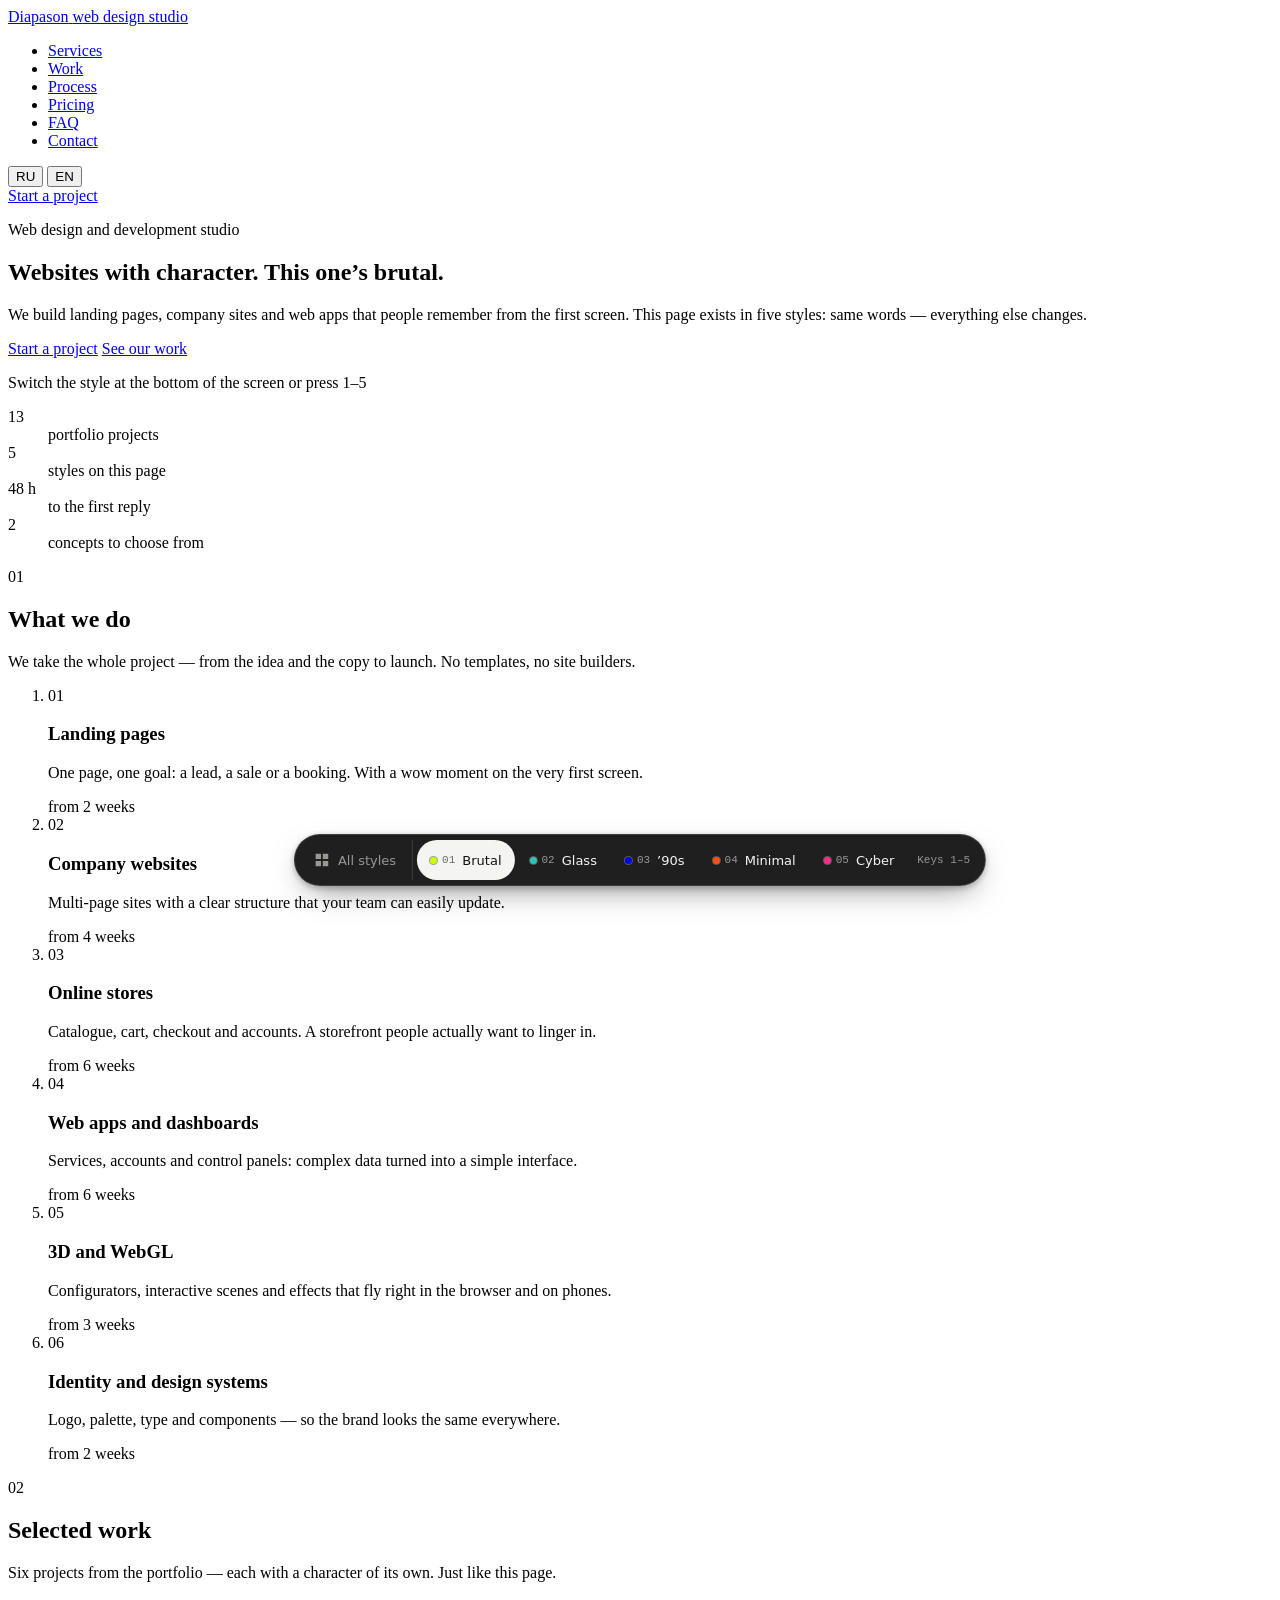
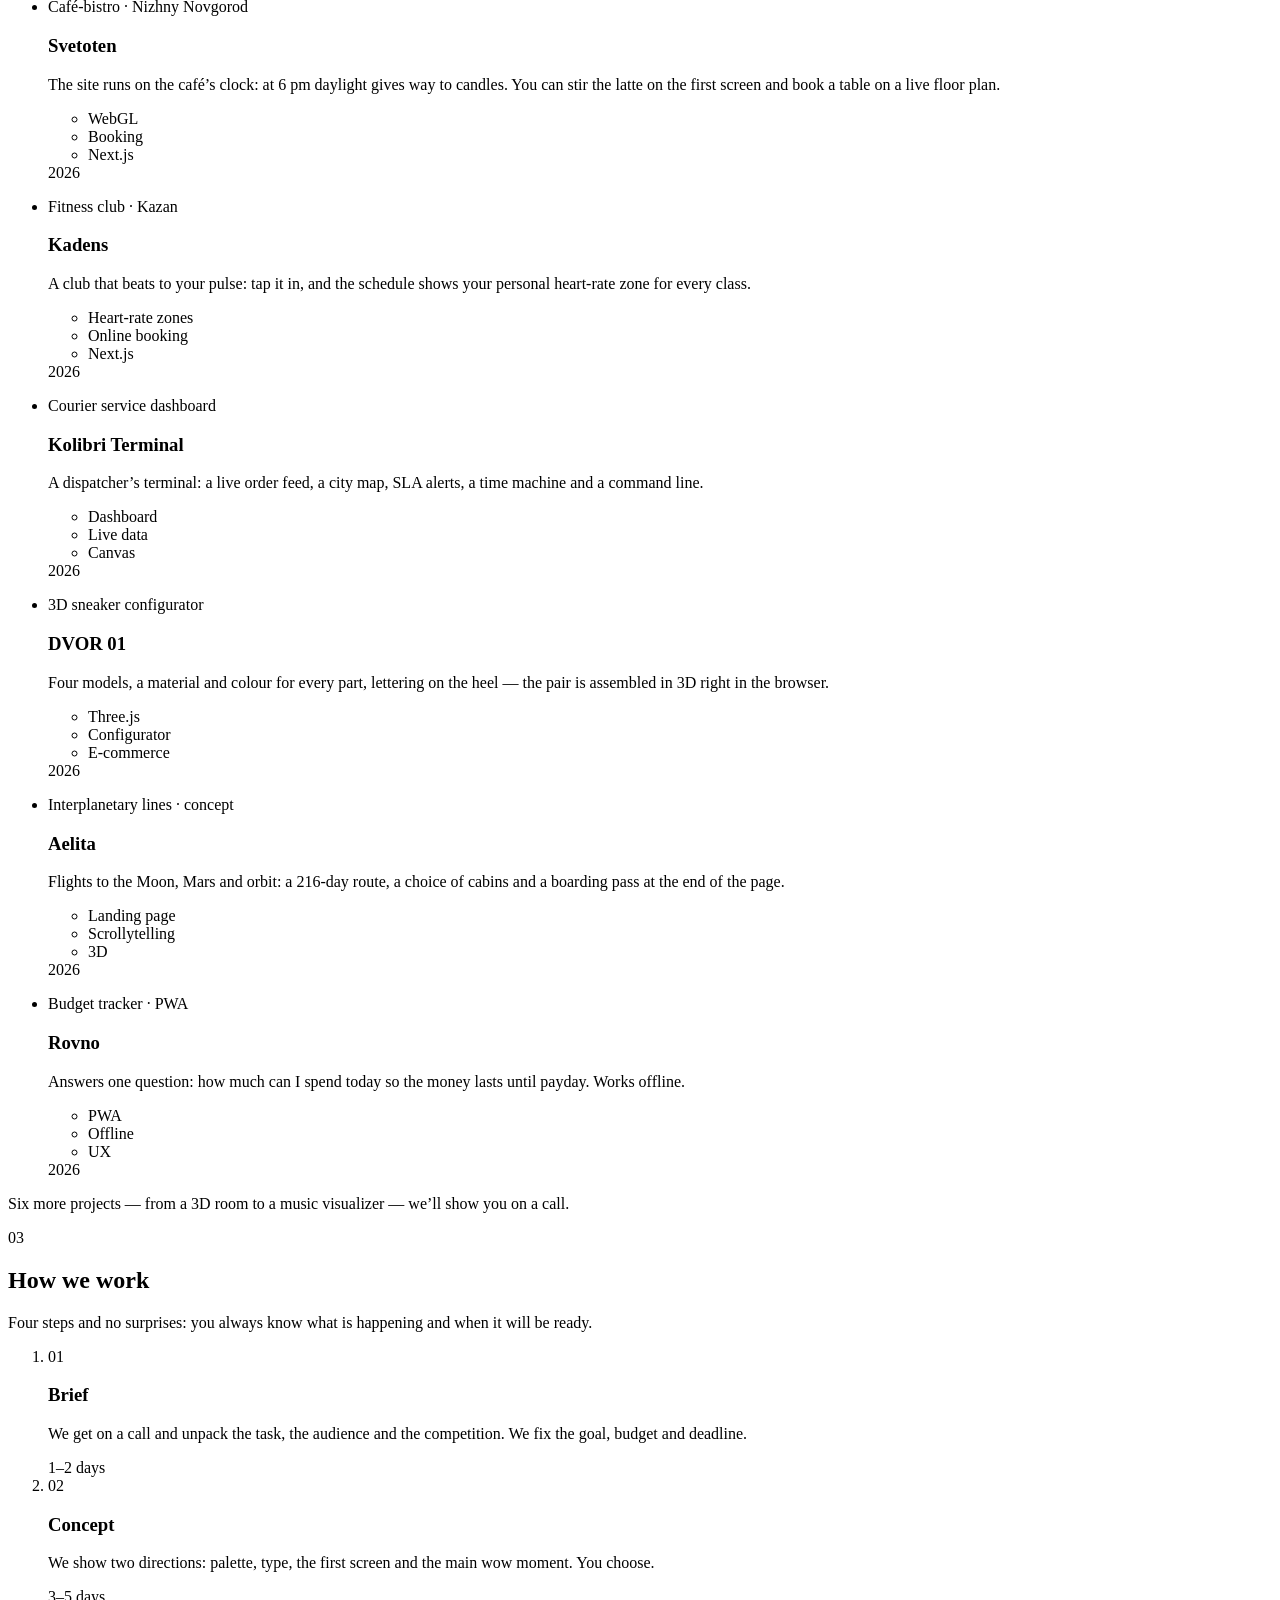
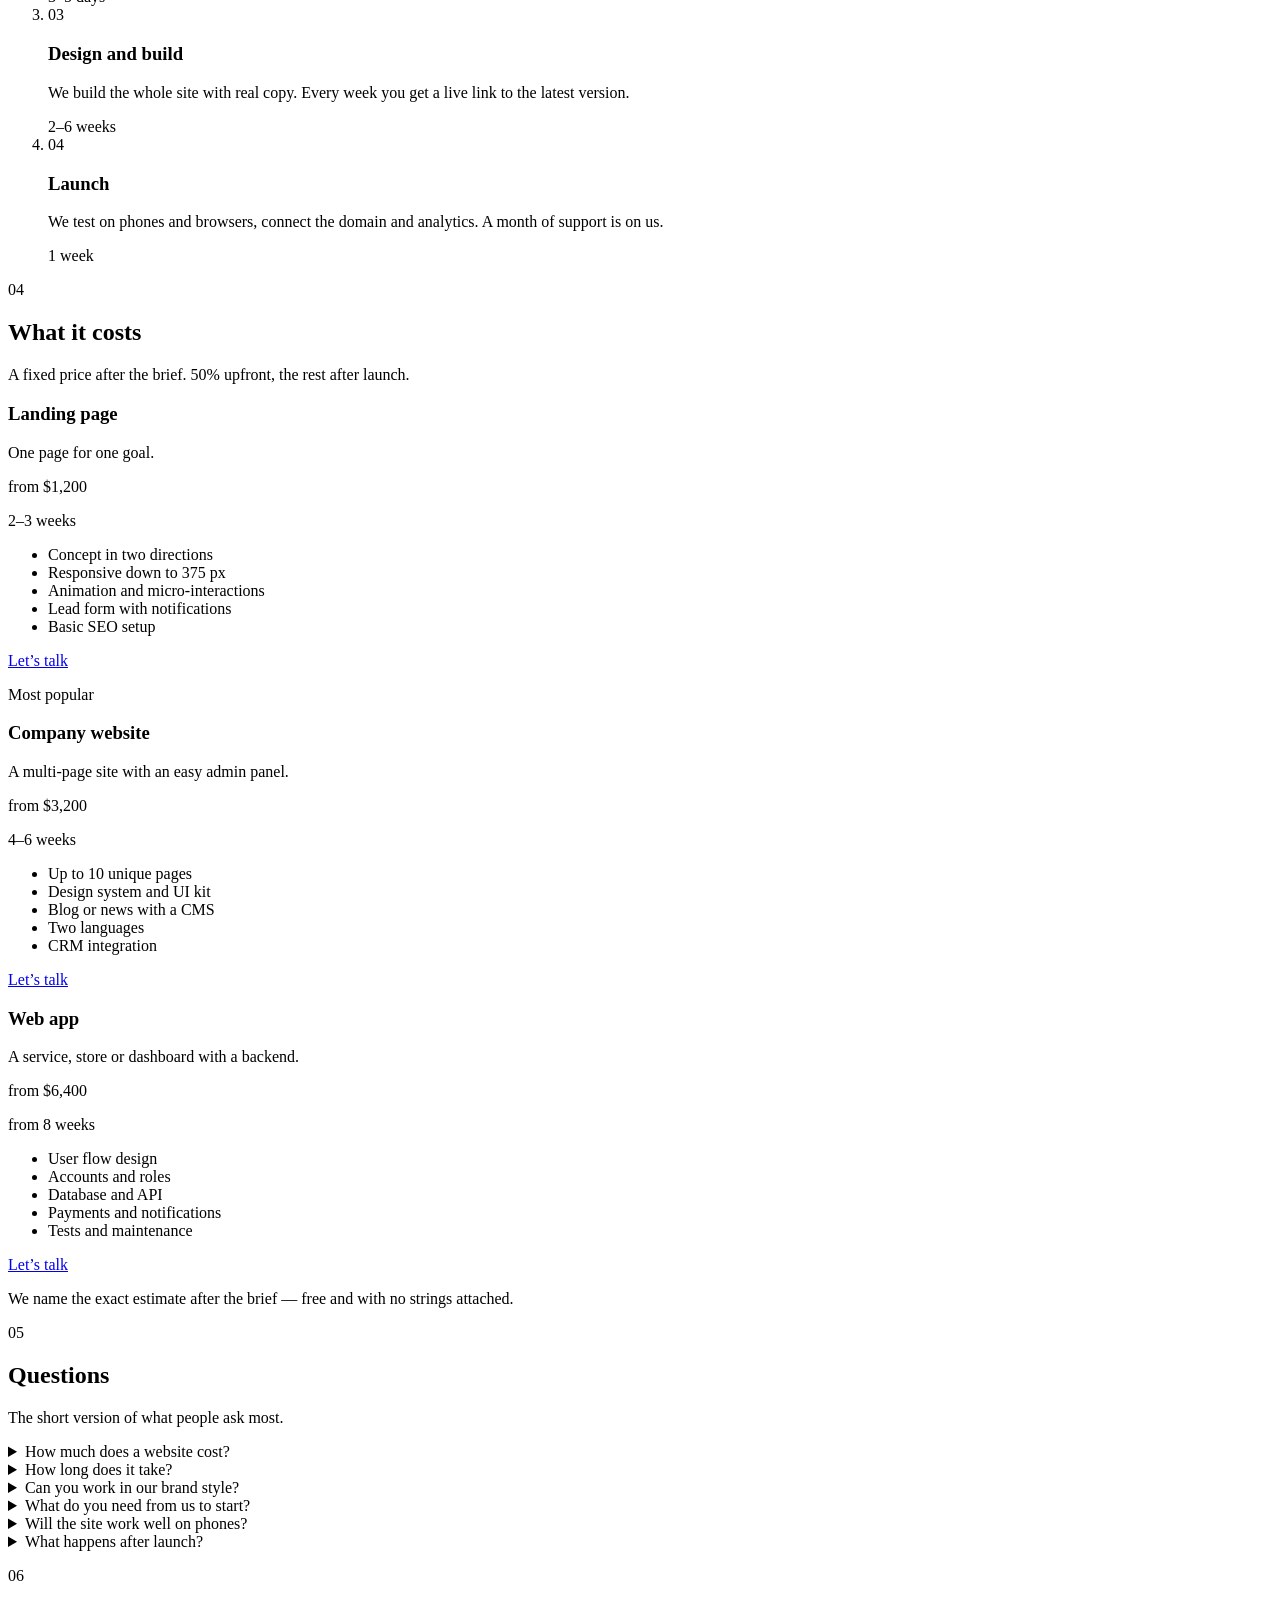
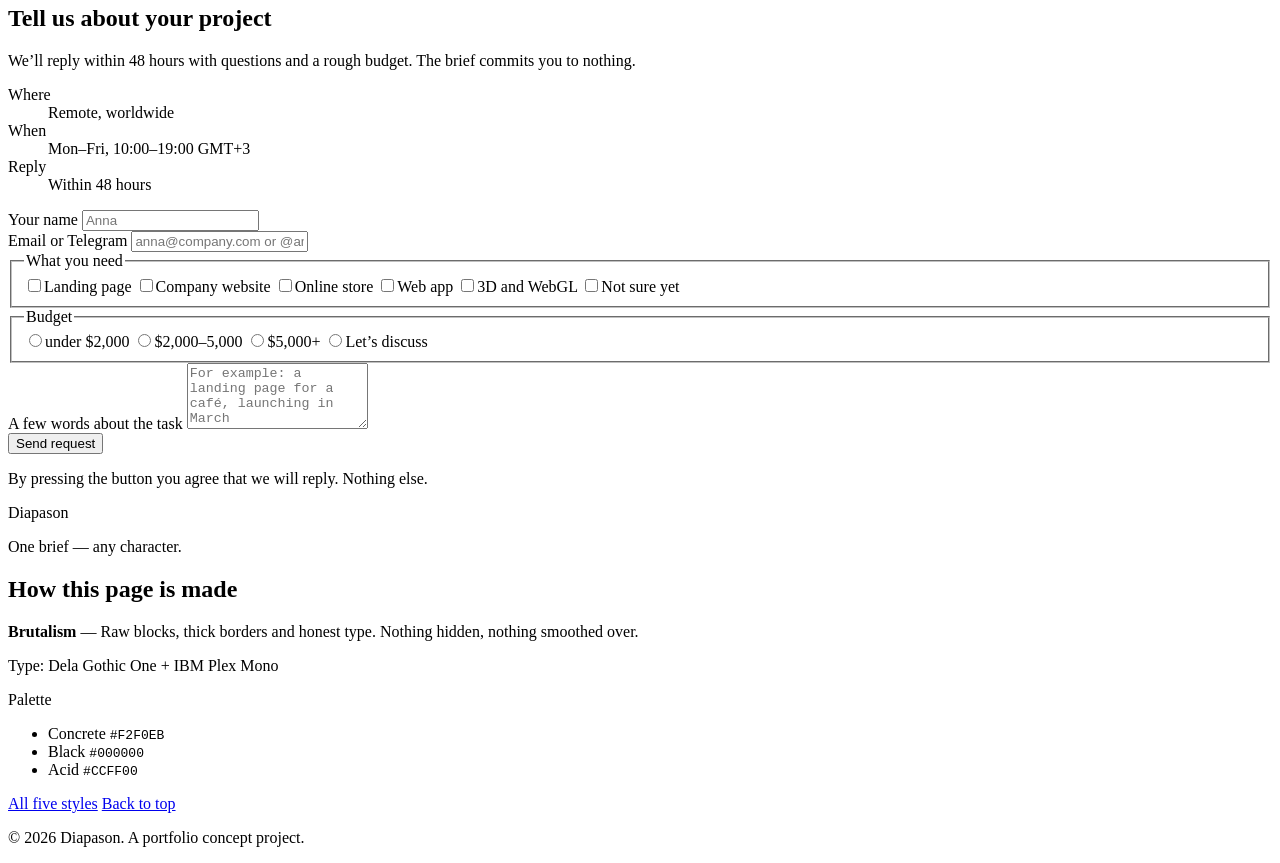
<file: docs/skeleton.html>
<!doctype html>
<!--
  Diapason — canonical page skeleton (the content contract).
  Every style page starts from this markup: same sections, same ids, same copy keys, same form contract.
  You MAY change tags, add wrappers, decorative elements and extra style-specific copy (via copy.js),
  reorder things INSIDE a section, and turn lists into any layout. You MUST NOT drop a copy key,
  a section, a section id, or a form field. Paths here are ../ because this file lives in docs/.
-->
<html lang="ru" data-style="brutalism">
<head>
  <meta charset="utf-8">
  <meta name="viewport" content="width=device-width, initial-scale=1">
  <title data-i18n="style.metaTitle">Диапазон</title>
  <meta name="description" data-i18n-attr="content:meta.description">
  <meta name="theme-color" content="#000000">
  <link rel="icon" href="data:image/svg+xml,%3Csvg xmlns='http://www.w3.org/2000/svg' viewBox='0 0 32 32'%3E%3Crect width='32' height='32' fill='%23000'/%3E%3C/svg%3E">
  <!-- boot: read the reveal origin left by the previous page (must stay inline, in <head>) -->
  <script>(function(d){try{var o=JSON.parse(sessionStorage.getItem('diapason.vt')||'null');sessionStorage.removeItem('diapason.vt');if(o){d.documentElement.style.setProperty('--dz-vt-x',o.x+'px');d.documentElement.style.setProperty('--dz-vt-y',o.y+'px');}}catch(e){}})(document)</script>
  <link rel="stylesheet" href="../assets/core/core.css">
  <!-- <link rel="preconnect" href="https://fonts.googleapis.com"> … style fonts … -->
  <!-- <link rel="stylesheet" href="../assets/<style>/style.css"> -->
</head>
<body>
  <a class="dz-skip" href="#main" data-i18n="a11y.skip"></a>

  <header class="site-header">
    <a class="brand" href="#top">
      <span class="brand__name" data-i18n="brand.name"></span>
      <span class="brand__descriptor" data-i18n="brand.descriptor"></span>
    </a>
    <nav class="site-nav" data-i18n-attr="aria-label:a11y.menu">
      <ul>
        <template data-i18n-list="nav.items">
          <li><a href="{@href}" data-i18n="@label"></a></li>
        </template>
      </ul>
    </nav>
    <div class="lang" role="group" data-i18n-attr="aria-label:a11y.lang">
      <button type="button" data-set-lang="ru" data-i18n="lang.ru" data-i18n-attr="aria-label:lang.ruFull"></button>
      <button type="button" data-set-lang="en" data-i18n="lang.en" data-i18n-attr="aria-label:lang.enFull"></button>
    </div>
    <a class="header-cta" href="#contact" data-i18n="nav.cta"></a>
  </header>

  <main id="main">
    <!-- HERO -->
    <section id="top" class="hero">
      <p class="hero__eyebrow" data-i18n="hero.eyebrow"></p>
      <h1 class="hero__title">
        <span data-i18n="hero.title"></span>
        <span class="hero__this" data-i18n="style.hero"></span>
      </h1>
      <p class="hero__lead" data-i18n="hero.lead"></p>
      <div class="hero__actions">
        <a class="btn btn--primary" href="#contact" data-i18n="hero.ctaPrimary"></a>
        <a class="btn btn--secondary" href="#work" data-i18n="hero.ctaSecondary"></a>
      </div>
      <p class="hero__hint" data-i18n="hero.switchHint"></p>
      <dl class="stats">
        <template data-i18n-list="hero.stats">
          <div class="stat"><dt data-i18n="@value"></dt><dd data-i18n="@label"></dd></div>
        </template>
      </dl>
    </section>

    <!-- SERVICES -->
    <section id="services" aria-labelledby="services-title">
      <p class="section-num" data-i18n="services.num"></p>
      <h2 id="services-title" data-i18n="services.title"></h2>
      <p class="section-lead" data-i18n="services.lead"></p>
      <ol class="services">
        <template data-i18n-list="services.items">
          <li class="service">
            <span class="service__num">{nn}</span>
            <h3 data-i18n="@title"></h3>
            <p data-i18n="@text"></p>
            <span class="service__meta" data-i18n="@meta"></span>
          </li>
        </template>
      </ol>
    </section>

    <!-- WORK -->
    <section id="work" aria-labelledby="work-title">
      <p class="section-num" data-i18n="work.num"></p>
      <h2 id="work-title" data-i18n="work.title"></h2>
      <p class="section-lead" data-i18n="work.lead"></p>
      <ul class="cases">
        <template data-i18n-list="work.items">
          <li class="case" data-motif="{@motif}">
            <div class="case__art" aria-hidden="true"><!-- draw the {@motif} motif here (SVG/CSS), in this style --></div>
            <p class="case__type" data-i18n="@type"></p>
            <h3 class="case__name" data-i18n="@name"></h3>
            <p class="case__text" data-i18n="@text"></p>
            <ul class="case__tags">
              <template data-i18n-list="@tags"><li data-i18n="@"></li></template>
            </ul>
            <span class="case__year" data-i18n="work.year"></span>
          </li>
        </template>
      </ul>
      <p class="work__more" data-i18n="work.more"></p>
    </section>

    <!-- PROCESS -->
    <section id="process" aria-labelledby="process-title">
      <p class="section-num" data-i18n="process.num"></p>
      <h2 id="process-title" data-i18n="process.title"></h2>
      <p class="section-lead" data-i18n="process.lead"></p>
      <ol class="steps">
        <template data-i18n-list="process.steps">
          <li class="step">
            <span class="step__num">{nn}</span>
            <h3 data-i18n="@title"></h3>
            <p data-i18n="@text"></p>
            <span class="step__duration" data-i18n="@duration"></span>
          </li>
        </template>
      </ol>
    </section>

    <!-- PRICING -->
    <section id="pricing" aria-labelledby="pricing-title">
      <p class="section-num" data-i18n="pricing.num"></p>
      <h2 id="pricing-title" data-i18n="pricing.title"></h2>
      <p class="section-lead" data-i18n="pricing.lead"></p>
      <div class="plans">
        <template data-i18n-list="pricing.plans">
          <article class="plan" data-featured="{@featured}">
            <p class="plan__badge" data-i18n="@badge"></p>
            <h3 class="plan__name" data-i18n="@name"></h3>
            <p class="plan__text" data-i18n="@text"></p>
            <p class="plan__price" data-i18n="@price"></p>
            <p class="plan__term" data-i18n="@term"></p>
            <ul class="plan__features">
              <template data-i18n-list="@features"><li data-i18n="@"></li></template>
            </ul>
            <a class="btn plan__cta" href="#contact" data-i18n="pricing.cta"></a>
          </article>
        </template>
      </div>
      <p class="pricing__note" data-i18n="pricing.note"></p>
    </section>

    <!-- FAQ -->
    <section id="faq" aria-labelledby="faq-title">
      <p class="section-num" data-i18n="faq.num"></p>
      <h2 id="faq-title" data-i18n="faq.title"></h2>
      <p class="section-lead" data-i18n="faq.lead"></p>
      <div class="faq">
        <template data-i18n-list="faq.items">
          <details class="faq__item" name="faq">
            <summary data-i18n="@q"></summary>
            <p data-i18n="@a"></p>
          </details>
        </template>
      </div>
    </section>

    <!-- CONTACT -->
    <section id="contact" aria-labelledby="contact-title">
      <p class="section-num" data-i18n="contact.num"></p>
      <h2 id="contact-title" data-i18n="contact.title"></h2>
      <p class="section-lead" data-i18n="contact.lead"></p>
      <dl class="contact__details">
        <template data-i18n-list="contact.details">
          <div><dt data-i18n="@label"></dt><dd data-i18n="@value"></dd></div>
        </template>
      </dl>

      <form class="form" data-dz-form novalidate>
        <div class="field">
          <label for="f-name" data-i18n="contact.form.name.label"></label>
          <input id="f-name" name="name" type="text" autocomplete="name" required aria-describedby="f-name-err" data-i18n-attr="placeholder:contact.form.name.placeholder">
          <p id="f-name-err" class="field__error" data-error-for="name" hidden></p>
        </div>
        <div class="field">
          <label for="f-contact" data-i18n="contact.form.contact.label"></label>
          <input id="f-contact" name="contact" type="text" autocomplete="email" required aria-describedby="f-contact-err" data-i18n-attr="placeholder:contact.form.contact.placeholder">
          <p id="f-contact-err" class="field__error" data-error-for="contact" hidden></p>
        </div>
        <fieldset class="field chips">
          <legend data-i18n="contact.form.type.label"></legend>
          <template data-i18n-list="contact.form.type.options">
            <label class="chip"><input type="checkbox" name="type" data-i18n-attr="value:@"><span data-i18n="@"></span></label>
          </template>
        </fieldset>
        <fieldset class="field chips">
          <legend data-i18n="contact.form.budget.label"></legend>
          <template data-i18n-list="contact.form.budget.options">
            <label class="chip"><input type="radio" name="budget" data-i18n-attr="value:@"><span data-i18n="@"></span></label>
          </template>
        </fieldset>
        <div class="field">
          <label for="f-message" data-i18n="contact.form.message.label"></label>
          <textarea id="f-message" name="message" rows="4" data-i18n-attr="placeholder:contact.form.message.placeholder"></textarea>
        </div>
        <button class="btn btn--primary" type="submit"><span data-i18n="contact.form.submit"></span></button>
        <p class="form__privacy" data-i18n="contact.form.privacy"></p>

        <div class="form__success" data-form-success hidden role="status">
          <p class="form__success-title" data-i18n="contact.form.success.title"></p>
          <p data-i18n="contact.form.success.text" data-i18n-vars="{}"></p>
          <p class="form__success-note" data-i18n="contact.form.success.note"></p>
          <button type="button" class="btn" data-form-reset data-i18n="contact.form.success.again"></button>
        </div>
      </form>
    </section>
  </main>

  <footer class="site-footer">
    <p class="brand__name" data-i18n="brand.name"></p>
    <p data-i18n="brand.tagline"></p>
    <section class="colophon" aria-labelledby="colophon-title">
      <h2 id="colophon-title" data-i18n="footer.colophon"></h2>
      <p><strong data-i18n="style.name"></strong> — <span data-i18n="style.desc"></span></p>
      <p><span data-i18n="footer.fontsLabel"></span>: <span data-i18n="style.fonts"></span></p>
      <p data-i18n="footer.paletteLabel"></p>
      <ul class="swatches">
        <template data-i18n-list="style.palette">
          <li style="--swatch: {@hex}"><span class="swatch" aria-hidden="true"></span><span data-i18n="@name"></span> <code>{@hex}</code></li>
        </template>
      </ul>
    </section>
    <a href="index.html" data-dz-go="hub" data-i18n="footer.hub"></a>
    <a href="#top" data-i18n="footer.toTop"></a>
    <p data-i18n="footer.rights"></p>
  </footer>

  <script src="../assets/core/content.js"></script>
  <!-- <script src="../assets/<style>/copy.js"></script>  (optional: style-specific extra copy) -->
  <script src="../assets/core/core.js"></script>
  <!-- <script src="../assets/<style>/script.js"></script> -->
</body>
</html>
</file>
<file: assets/core/core.css>
/*
 * Diapason core styles — the neutral "studio frame" shared by every page:
 * the style dock, the cross-page reveal, skip link and a few utilities.
 * Style pages must not restyle anything prefixed with .dz-dock.
 */

:root {
  --dz-dock-space: 96px; /* reserve this much at the bottom of your footer so the dock never covers content */
  --dz-dock-bg: rgba(17, 17, 19, 0.94);
  --dz-dock-fg: #f4f4f2;
  --dz-dock-muted: rgba(244, 244, 242, 0.56);
  --dz-dock-line: rgba(255, 255, 255, 0.14);
  --dz-dock-font: ui-sans-serif, system-ui, -apple-system, "Segoe UI", Roboto, "Helvetica Neue", Arial, sans-serif;
  --dz-dock-mono: ui-monospace, "SFMono-Regular", "Cascadia Mono", Consolas, "Liberation Mono", monospace;
}

/* ---------- cross-document reveal between styles (Chrome 126+, Safari 18.2+) ---------- */
@view-transition { navigation: auto; }

::view-transition-old(root) { animation: none; }
::view-transition-new(root) {
  animation: dz-reveal 760ms cubic-bezier(0.72, 0, 0.18, 1) both;
}
@keyframes dz-reveal {
  from { clip-path: circle(0 at var(--dz-vt-x, 50%) var(--dz-vt-y, 100%)); }
  to { clip-path: circle(150vmax at var(--dz-vt-x, 50%) var(--dz-vt-y, 100%)); }
}
.dz-dock { view-transition-name: dz-dock; }
::view-transition-group(dz-dock) { animation-duration: 0s; }
::view-transition-old(dz-dock) { display: none; }
::view-transition-new(dz-dock) { animation: none; }

@media (prefers-reduced-motion: reduce) {
  @view-transition { navigation: none; }
}

/* ---------- style dock ---------- */
.dz-dock {
  position: fixed;
  left: 50%;
  bottom: max(14px, env(safe-area-inset-bottom));
  transform: translateX(-50%);
  z-index: 2147483000;
  display: flex;
  align-items: center;
  gap: 4px;
  max-width: calc(100vw - 20px);
  padding: 5px;
  border: 1px solid var(--dz-dock-line);
  border-radius: 999px;
  background: var(--dz-dock-bg);
  color: var(--dz-dock-fg);
  font: 500 13px/1 var(--dz-dock-font);
  letter-spacing: 0;
  text-transform: none;
  box-shadow: 0 12px 32px -12px rgba(0, 0, 0, 0.55), 0 2px 6px rgba(0, 0, 0, 0.25);
  -webkit-font-smoothing: antialiased;
  isolation: isolate;
}
.dz-dock *,
.dz-dock *::before,
.dz-dock *::after { box-sizing: border-box; }

.dz-dock a {
  display: inline-flex;
  align-items: center;
  gap: 7px;
  min-height: 40px;
  padding: 0 13px;
  border-radius: 999px;
  color: inherit;
  text-decoration: none;
  white-space: nowrap;
  cursor: pointer;
  transition: background-color 160ms ease, color 160ms ease;
}
.dz-dock a:hover { background: rgba(255, 255, 255, 0.09); }
.dz-dock a:focus-visible { outline: 2px solid #fff; outline-offset: 2px; }

.dz-dock__hub { color: var(--dz-dock-muted) !important; padding-right: 12px !important; }
.dz-dock__hub:hover { color: var(--dz-dock-fg) !important; }
.dz-dock__hub svg { flex: none; }

.dz-dock__list {
  display: flex;
  gap: 2px;
  margin: 0;
  padding: 0 0 0 4px;
  border-left: 1px solid var(--dz-dock-line);
  list-style: none;
}
.dz-dock__list li { margin: 0; padding: 0; }

.dz-dock__num {
  position: relative;
  font: 500 11px/1 var(--dz-dock-mono);
  color: var(--dz-dock-muted);
  padding-left: 12px;
}
.dz-dock__num::before {
  content: "";
  position: absolute;
  left: 0;
  top: 50%;
  width: 7px;
  height: 7px;
  margin-top: -3.5px;
  border-radius: 50%;
  background: var(--dz-accent, #fff);
  box-shadow: 0 0 0 1px rgba(255, 255, 255, 0.25);
}
.dz-dock__item.is-current { background: var(--dz-dock-fg); color: #111; }
.dz-dock__item.is-current:hover { background: var(--dz-dock-fg); }
.dz-dock__item.is-current .dz-dock__num { color: rgba(17, 17, 17, 0.6); }
.dz-dock__item.is-current .dz-dock__num::before { box-shadow: 0 0 0 1px rgba(0, 0, 0, 0.35); }

.dz-dock__keys {
  white-space: nowrap;
  padding: 0 10px 0 6px;
  font: 500 11px/1 var(--dz-dock-mono);
  color: var(--dz-dock-muted);
}

@media (max-width: 1100px) {
  .dz-dock__keys { display: none; }
}
@media (max-width: 860px) {
  .dz-dock__item:not(.is-current) .dz-dock__name { display: none; }
  .dz-dock__hub-label { display: none; }
  .dz-dock a { padding: 0 11px; }
  .dz-dock__hub { padding-right: 11px !important; }
}
@media (max-width: 400px) {
  .dz-dock { gap: 2px; padding: 4px; }
  .dz-dock a { padding: 0 9px; gap: 6px; min-height: 40px; }
  .dz-dock__num { padding-left: 10px; }
}
@media (max-width: 360px) {
  .dz-dock { gap: 1px; padding: 3px; }
  .dz-dock a { padding: 0 8px; gap: 5px; }
  .dz-dock__hub { padding-right: 8px !important; }
  .dz-dock__list { padding-left: 2px; }
  .dz-dock__num { padding-left: 9px; }
  .dz-dock__item.is-current .dz-dock__name { display: none; }
}
@media (hover: none) {
  .dz-dock__keys { display: none; }
}
@media print {
  .dz-dock { display: none; }
}

/* keep keyboard focus and scrollIntoView clear of the fixed dock (WCAG 2.4.11) */
html.dz-has-dock { scroll-padding-bottom: calc(var(--dz-dock-space) + 16px); }

/* ---------- utilities every page may use ---------- */
.dz-skip {
  position: fixed;
  top: 10px;
  left: 10px;
  z-index: 2147483001;
  padding: 10px 16px;
  background: #111;
  color: #fff;
  font: 600 14px/1.2 var(--dz-dock-font);
  text-decoration: none;
  transform: translateY(-160%);
  transition: transform 160ms ease;
}
.dz-skip:focus { transform: none; outline: 2px solid #fff; outline-offset: 2px; }

.dz-sr-only {
  position: absolute !important;
  width: 1px !important;
  height: 1px !important;
  padding: 0 !important;
  margin: -1px !important;
  overflow: hidden !important;
  clip: rect(0, 0, 0, 0) !important;
  white-space: nowrap !important;
  border: 0 !important;
}

[hidden] { display: none !important; }

/* ---------- preview mode (inside the hub's live thumbnails) ---------- */
.dz-preview,
.dz-preview body { scroll-behavior: auto !important; }
.dz-preview body { cursor: default !important; }
.dz-preview ::-webkit-scrollbar { display: none; }
.dz-preview { scrollbar-width: none; }
</file>
<file: assets/hub/style.css>
/*
 * Diapason — hub.
 * The gallery frame, not a sixth style: graphite, hairlines, Onest + JetBrains Mono.
 * Colour belongs to the five styles only. Concept: a tuner — one note (A) in five octaves.
 */

:root {
  --bg: #0C0C0E;
  --bg-2: #101013;
  --panel: #141417;
  --panel-2: #19191D;
  --text: #EDEDEA;
  --text-2: #CFCFCB;
  --muted: #8B8B88;
  --line: rgba(255, 255, 255, 0.1);
  --line-2: rgba(255, 255, 255, 0.18);
  --line-3: rgba(255, 255, 255, 0.3);
  --sans: "Onest", ui-sans-serif, system-ui, -apple-system, "Segoe UI", Roboto, Arial, sans-serif;
  --mono: "JetBrains Mono", ui-monospace, "Cascadia Mono", Consolas, monospace;
  --pad: clamp(16px, 3vw, 44px);
  --gut: clamp(12px, 1.7vw, 24px);
  --ease: cubic-bezier(0.16, 1, 0.3, 1);
  --ease-io: cubic-bezier(0.65, 0, 0.35, 1);
  --top-h: 68px;
  --c1: #CCFF00;
  --c2: #2EC4B6;
  --c3: #0000EE;
  --c3hi: #6B6BFF; /* link-blue lifted for graphite: 4.8:1 on --bg (#0000EE itself is 2.1:1) */
  --c4: #FF4D1A;
  --c5: #FF2E88;
  color-scheme: dark;
}

/* two colours per style: --accent is the style's own fill (buttons, the "Open" pill), --hi identifies the
   style on graphite (dots, ticks, borders, glows). They are equal except for retro's link blue. */
.strip,
.cta,
.pick__opt,
.foot__nav li { --hi: var(--accent); }

/* ------------------------------------------------------------------ base */
*,
*::before,
*::after { box-sizing: border-box; }

html {
  background: var(--bg);
  color: var(--text);
  -webkit-text-size-adjust: 100%;
  text-size-adjust: 100%;
  scrollbar-color: #34343a var(--bg);
  scrollbar-width: thin;
  overflow-x: clip;
}
body {
  margin: 0;
  min-height: 100vh;
  background: var(--bg);
  background-image: url("data:image/svg+xml,%3Csvg xmlns='http://www.w3.org/2000/svg' width='160' height='160'%3E%3Cfilter id='n'%3E%3CfeTurbulence type='fractalNoise' baseFrequency='.9' numOctaves='2' stitchTiles='stitch'/%3E%3CfeColorMatrix values='0 0 0 0 1 0 0 0 0 1 0 0 0 0 1 0 0 0 .07 0'/%3E%3C/filter%3E%3Crect width='100%25' height='100%25' filter='url(%23n)'/%3E%3C/svg%3E");
  background-size: 160px 160px;
  color: var(--text);
  font: 400 16px/1.55 var(--sans);
  font-feature-settings: "ss01" on;
  -webkit-font-smoothing: antialiased;
  -moz-osx-font-smoothing: grayscale;
  text-rendering: optimizeLegibility;
  overflow-x: clip;
}
::selection { background: var(--text); color: var(--bg); }
::-webkit-scrollbar { width: 10px; height: 10px; }
::-webkit-scrollbar-track { background: var(--bg); }
::-webkit-scrollbar-thumb { background: #2c2c31; border-radius: 10px; border: 2px solid var(--bg); }
::-webkit-scrollbar-thumb:hover { background: #3c3c43; }

h1, h2, h3, p, ol, ul, dl, dd, figure, fieldset { margin: 0; }
ol, ul { padding: 0; list-style: none; }
fieldset { border: 0; padding: 0; min-width: 0; }
legend { padding: 0; }
a { color: inherit; text-decoration: none; }
button { font: inherit; color: inherit; }
svg { display: block; }
kbd { font: inherit; }
img, svg, iframe { max-width: none; }
main:focus { outline: none; }

:focus-visible {
  outline: 2px solid var(--text);
  outline-offset: 3px;
}
.dz-skip { font-family: var(--sans); border-radius: 999px; }

.arrow {
  width: 16px;
  height: 16px;
  flex: none;
  fill: none;
  stroke: currentColor;
  stroke-width: 1.6;
  stroke-linecap: round;
  stroke-linejoin: round;
  transition: transform 0.5s var(--ease);
}


.only-touch { display: none; }
@media (hover: none) {
  .only-hover { display: none !important; }
  .only-touch { display: inline; }
}

/* ------------------------------------------------------------------ header */
.top {
  position: relative;
  z-index: 5;
  display: grid;
  grid-template-columns: 1fr auto 1fr;
  align-items: center;
  gap: 20px;
  height: var(--top-h);
  padding: 0 var(--pad);
  border-bottom: 1px solid var(--line);
}
.brand {
  justify-self: start;
  display: inline-flex;
  align-items: center;
  gap: 10px;
  min-height: 44px;
  padding-right: 6px;
  border-radius: 10px;
}
.brand__mark {
  width: 24px;
  height: 24px;
  fill: none;
  stroke: var(--text);
  stroke-width: 1.7;
  stroke-linecap: round;
  stroke-linejoin: round;
  overflow: visible;
}
.brand__wave {
  opacity: 0;
  transform-origin: 12px 7px;
  transition: opacity 0.3s, transform 0.5s var(--ease);
  transform: scale(0.7);
}
.brand:hover .brand__wave,
.brand:focus-visible .brand__wave { opacity: 1; transform: none; animation: ring 0.9s var(--ease) infinite; }
@keyframes ring { 50% { opacity: 0.35; transform: scale(1.12); } }
.brand__name {
  font-weight: 600;
  font-size: 18px;
  letter-spacing: -0.02em;
}
.brand__desc {
  padding-left: 10px;
  border-left: 1px solid var(--line-2);
  font: 400 12px/1.2 var(--mono);
  color: var(--muted);
  white-space: nowrap;
}
.top__eyebrow {
  justify-self: center;
  font: 500 11px/1.3 var(--mono);
  letter-spacing: 0.14em;
  text-transform: uppercase;
  color: var(--muted);
  text-align: center;
  white-space: nowrap;
}

.lang {
  justify-self: end;
  display: inline-flex;
  gap: 2px;
  padding: 3px;
  border: 1px solid var(--line-2);
  border-radius: 999px;
}
.lang button {
  min-width: 46px;
  min-height: 38px;
  padding: 0 12px;
  border: 0;
  border-radius: 999px;
  background: transparent;
  color: var(--muted);
  font: 500 12px/1 var(--mono);
  letter-spacing: 0.08em;
  cursor: pointer;
  transition: background-color 0.25s, color 0.25s;
}
.lang button:hover { color: var(--text); }
.lang button.is-active { background: var(--text); color: var(--bg); }
.lang button:focus-visible { outline-offset: 2px; }

@media (max-width: 1099px) {
  .brand__desc { display: none; }
}
/* one 64 px bar on tablets and phones; below 680 px the eyebrow leaves the bar and becomes the word's caption */
@media (max-width: 899px) {
  :root { --top-h: 64px; }
}
@media (max-width: 679px) {
  .top { grid-template-columns: 1fr auto; }
  .top__eyebrow { display: none; }
}
@media (max-width: 560px) {
  .lang button { min-width: 44px; min-height: 40px; }
}

/* ------------------------------------------------------------------ hero */
.hero {
  position: relative;
  display: flex;
  flex-direction: column;
  min-height: calc(100svh - var(--top-h));
}
.intro {
  flex: none;
  padding: clamp(16px, 2.6vh, 30px) var(--pad) 0;
}

/* the word: eight tiles, five styles */
.title { position: relative; margin: 0; font-size: inherit; font-weight: inherit; }
.title::before {
  /* crop marks: the word hangs in the frame like a specimen on a wall */
  --m: var(--line-3);
  content: "";
  position: absolute;
  inset: -11px;
  pointer-events: none;
  background:
    linear-gradient(var(--m), var(--m)) 0 0 / 12px 1px no-repeat,
    linear-gradient(var(--m), var(--m)) 0 0 / 1px 12px no-repeat,
    linear-gradient(var(--m), var(--m)) 100% 0 / 12px 1px no-repeat,
    linear-gradient(var(--m), var(--m)) 100% 0 / 1px 12px no-repeat,
    linear-gradient(var(--m), var(--m)) 0 100% / 12px 1px no-repeat,
    linear-gradient(var(--m), var(--m)) 0 100% / 1px 12px no-repeat,
    linear-gradient(var(--m), var(--m)) 100% 100% / 12px 1px no-repeat,
    linear-gradient(var(--m), var(--m)) 100% 100% / 1px 12px no-repeat;
}
@media (max-width: 560px) {
  .title::before { inset: -8px; }
}
.word {
  display: grid;
  grid-template-columns: repeat(8, minmax(0, 1fr));
  gap: clamp(6px, 0.75vw, 12px);
  height: clamp(84px, min(10.6vw, 16.5vh), 230px);
  user-select: none;
  -webkit-user-select: none;
}
.glyph {
  position: relative;
  display: block;
  min-width: 0;
  container-type: size;
  transition: opacity 0.45s var(--ease), filter 0.45s var(--ease), transform 0.6s var(--ease);
}
.glyph.is-hidden { opacity: 0; }
.glyph__in {
  position: absolute;
  inset: 0;
  display: grid;
  place-items: center;
  overflow: visible;
  line-height: 1;
}
.glyph__in::before,
.glyph__in::after {
  content: "";
  position: absolute;
  pointer-events: none;
}
.glyph__l {
  position: relative;
  z-index: 2;
  display: block;
  line-height: 1;
  white-space: nowrap;
}
.glyph__tag {
  position: absolute;
  z-index: 3;
  top: 7cqh;
  left: 7cqh;
  font: 500 7.5cqh/1 var(--mono);
  letter-spacing: 0.02em;
  white-space: nowrap;
}
@container (max-height: 104px) {
  .glyph__tag { display: none; }
}

/* 01 — brutalism: acid slab, black type, hard concrete shadow */
.glyph[data-s="brutalism"] .glyph__in {
  background: #CCFF00;
  color: #000;
  box-shadow: 3.2cqh 3.2cqh 0 #F2F0EB;
}
.glyph[data-s="brutalism"] .glyph__in::after {
  left: 0;
  right: 0;
  bottom: 0;
  height: 6cqh;
  background: #000;
}
.glyph[data-s="brutalism"] .glyph__l {
  font-family: "Dela Gothic One", var(--sans);
  font-size: 58cqh;
  transform: translateY(-2cqh);
}
.glyph[data-s="brutalism"] .glyph__tag { color: #000; font-weight: 500; }

/* 02 — glassmorphism: light under frosted glass */
.glyph[data-s="glassmorphism"] .glyph__in {
  overflow: clip;
  border-radius: 16cqh;
  color: #fff;
  background:
    radial-gradient(42% 38% at 26% 30%, #FFC857 0%, rgba(255, 200, 87, 0) 100%),
    radial-gradient(48% 44% at 80% 78%, #FF7A45 0%, rgba(255, 122, 69, 0) 100%),
    radial-gradient(60% 55% at 76% 18%, #2EC4B6 0%, rgba(46, 196, 182, 0) 100%),
    #0B3C49;
}
.glyph[data-s="glassmorphism"] .glyph__in::after {
  inset: 9cqh 8cqh;
  border-radius: 11cqh;
  background: linear-gradient(140deg, rgba(255, 255, 255, 0.34), rgba(255, 255, 255, 0.07) 55%, rgba(255, 255, 255, 0.14));
  border: 1px solid rgba(255, 255, 255, 0.42);
  box-shadow: inset 0 1px 0 rgba(255, 255, 255, 0.55), 0 2cqh 5cqh rgba(4, 30, 38, 0.35);
  -webkit-backdrop-filter: blur(6px) saturate(1.5);
  backdrop-filter: blur(6px) saturate(1.5);
  z-index: 1;
}
.glyph[data-s="glassmorphism"] .glyph__l {
  font-family: "Geologica", var(--sans);
  font-weight: 300;
  font-size: 60cqh;
  text-shadow: 0 0.8cqh 3cqh rgba(11, 60, 73, 0.45);
}
.glyph[data-s="glassmorphism"] .glyph__tag {
  top: 16cqh;
  left: 16cqh;
  font-family: "Geologica", var(--sans);
  font-weight: 300;
  color: rgba(255, 255, 255, 0.9);
}

/* 03 — retro '90s: a Win95 window holding a WordArt letter */
.glyph[data-s="retro-90s"] .glyph__in {
  background: #C0C0C0;
  box-shadow: inset -1px -1px #0a0a0a, inset 1px 1px #dfdfdf, inset -2px -2px #808080, inset 2px 2px #ffffff;
}
.glyph[data-s="retro-90s"] .glyph__in::before {
  top: 4px;
  left: 4px;
  right: 4px;
  height: 13cqh;
  background: linear-gradient(90deg, #000080, #1084D0);
}
.glyph[data-s="retro-90s"] .glyph__in::after {
  top: calc(13cqh + 7px);
  left: 4px;
  right: 4px;
  bottom: 4px;
  background: #fff;
  box-shadow: inset 1px 1px #808080, inset -1px -1px #dfdfdf, inset 2px 2px #0a0a0a;
}
.glyph[data-s="retro-90s"] .glyph__l {
  margin-top: 13cqh;
  font: italic 700 56cqh/1 "Times New Roman", Times, "Liberation Serif", serif;
  color: #000080;
  text-shadow: 0.6cqh 0.6cqh 0 #000080, 1.2cqh 1.2cqh 0 #000080, 1.8cqh 1.8cqh 0 #000080, 2.4cqh 2.4cqh 0 #000080;
}
.glyph[data-s="retro-90s"] .glyph__l::after {
  content: attr(data-l);
  position: absolute;
  left: 0;
  top: 0;
  background: linear-gradient(180deg, #FFFF00 18%, #FF00FF 82%);
  -webkit-background-clip: text;
  background-clip: text;
  color: transparent;
  -webkit-text-fill-color: transparent;
  -webkit-text-stroke: 0.5cqh #000080;
  text-shadow: none;
}
.glyph[data-s="retro-90s"] .glyph__tag {
  top: calc(4px + 2cqh);
  left: auto;
  right: calc(4px + 1.6cqh);
  width: 9cqh;
  height: 9cqh;
  background: #C0C0C0;
  box-shadow: inset -1px -1px #0a0a0a, inset 1px 1px #ffffff;
  font-size: 0;
}

/* 04 — minimalism: paper, a hairline and the one orange dot */
.glyph[data-s="minimalism"] .glyph__in {
  background: #F4F3EF;
  color: #141414;
}
.glyph[data-s="minimalism"] .glyph__in::before {
  left: 11cqh;
  right: 11cqh;
  bottom: 12cqh;
  height: 1px;
  background: #D9D7D0;
}
.glyph[data-s="minimalism"] .glyph__in::after {
  width: 5.4cqh;
  height: 5.4cqh;
  right: 11cqh;
  bottom: calc(12cqh - 2.7cqh);
  border-radius: 50%;
  background: #FF4D1A;
}
.glyph[data-s="minimalism"] .glyph__l {
  font-family: "Manrope", var(--sans);
  font-weight: 200;
  font-size: 64cqh;
  letter-spacing: -0.02em;
  transform: translateY(-2cqh);
}
.glyph[data-s="minimalism"] .glyph__tag {
  font-family: "Manrope", var(--sans);
  font-weight: 300;
  color: #8A8A85;
}

/* 05 — cyberpunk: cut corners, 1px neon, chromatic split */
.glyph[data-s="cyberpunk"] .glyph__in {
  background: #00F0FF;
  clip-path: polygon(0 0, calc(100% - 13cqh) 0, 100% 13cqh, 100% 100%, 13cqh 100%, 0 calc(100% - 13cqh));
  color: #E6F8FF;
}
.glyph[data-s="cyberpunk"] .glyph__in::before {
  inset: 1.5px;
  background:
    repeating-linear-gradient(0deg, rgba(0, 240, 255, 0.09) 0 1px, transparent 1px 4px),
    radial-gradient(70% 45% at 50% 105%, rgba(255, 46, 136, 0.45), rgba(255, 46, 136, 0) 70%),
    #0B0A12;
  clip-path: polygon(0 0, calc(100% - 12.4cqh) 0, 100% 12.4cqh, 100% 100%, 12.4cqh 100%, 0 calc(100% - 12.4cqh));
}
.glyph[data-s="cyberpunk"] .glyph__in::after {
  right: 5cqh;
  bottom: 6cqh;
  width: 16cqh;
  height: 2px;
  background: #F5F200;
  box-shadow: 0 0 2cqh rgba(245, 242, 0, 0.6);
}
.glyph[data-s="cyberpunk"] .glyph__l {
  font-family: "Tektur", var(--sans);
  font-weight: 600;
  font-size: 58cqh;
  text-shadow: -0.9cqh 0 rgba(255, 46, 136, 0.95), 0.9cqh 0 rgba(0, 240, 255, 0.9), 0 0 6cqh rgba(0, 240, 255, 0.45);
}
.glyph[data-s="cyberpunk"] .glyph__tag { color: #00F0FF; }

/* a letter leaving, and arriving in its style's own motion language */
.glyph.leave .glyph__in { animation: g-leave 0.15s cubic-bezier(0.5, 0, 1, 0.6) forwards; }
@keyframes g-leave { to { opacity: 0; transform: scale(0.9); } }

.glyph.arrive[data-s="brutalism"] .glyph__in { animation: g-brut 0.34s steps(1, end) both; }
@keyframes g-brut {
  0% { transform: translate(-8cqh, -8cqh); box-shadow: 11cqh 11cqh 0 #F2F0EB; }
  40% { transform: translate(-4cqh, -4cqh); box-shadow: 7cqh 7cqh 0 #F2F0EB; }
  100% { transform: none; box-shadow: 3.2cqh 3.2cqh 0 #F2F0EB; }
}
.glyph.arrive[data-s="glassmorphism"] .glyph__in { animation: g-glass 0.95s cubic-bezier(0.34, 1.56, 0.64, 1) both; }
@keyframes g-glass {
  from { opacity: 0; transform: scale(0.78) translateY(6cqh); filter: blur(10px); }
  55% { filter: blur(0); opacity: 1; }
  to { opacity: 1; transform: none; filter: blur(0); }
}
.glyph.arrive[data-s="retro-90s"] .glyph__in { animation: g-retro 0.56s steps(1, end) both; }
@keyframes g-retro {
  0% { opacity: 0; transform: translateY(-10cqh); }
  20% { opacity: 1; transform: translateY(-5cqh); }
  40% { opacity: 0; transform: none; }
  60% { opacity: 1; }
  80% { opacity: 0.2; }
  100% { opacity: 1; transform: none; }
}
.glyph.arrive[data-s="minimalism"] .glyph__in { animation: g-min 0.7s cubic-bezier(0.22, 1, 0.36, 1) both; }
.glyph.arrive[data-s="minimalism"] .glyph__l { animation: g-min-l 0.7s cubic-bezier(0.22, 1, 0.36, 1) both; }
@keyframes g-min { from { clip-path: inset(100% 0 0 0); } to { clip-path: inset(0 0 0 0); } }
@keyframes g-min-l { from { transform: translateY(28cqh); } to { transform: translateY(-2cqh); } }
.glyph.arrive[data-s="cyberpunk"] .glyph__in { animation: g-cyber 0.48s steps(1, end) both; }
@keyframes g-cyber {
  0% { opacity: 0; transform: translateX(-9cqh); }
  12% { opacity: 1; transform: translateX(7cqh) skewX(-12deg); filter: hue-rotate(80deg); }
  24% { transform: translateX(-4cqh); filter: none; }
  36% { transform: translateX(3cqh) skewX(8deg); opacity: 0.4; }
  48% { transform: translateX(-2cqh); opacity: 1; }
  64% { transform: translateX(1cqh) skewX(-4deg); }
  80% { transform: none; filter: hue-rotate(-60deg); }
  100% { transform: none; filter: none; }
}

/* tuning: hovering a strip lights up that style's letters */
.word[data-hot] .glyph { opacity: 0.14; filter: grayscale(1) brightness(0.85); }
.word[data-hot] .glyph.is-hot { opacity: 1; filter: none; transform: translateY(-4%); }

/* intro row */
.intro__row {
  display: grid;
  grid-template-columns: repeat(12, minmax(0, 1fr));
  column-gap: var(--gut);
  align-items: end;
  margin-top: clamp(16px, 2.6vh, 28px);
}
.intro__kicker { display: none; }
@media (max-width: 679px) {
  .intro__kicker {
    display: block;
    grid-column: 1 / -1;
    margin-bottom: 10px;
    font: 500 10.5px/1.45 var(--mono);
    letter-spacing: 0.1em;
    text-transform: uppercase;
    color: var(--muted);
  }
}
.intro__lead {
  grid-column: 1 / span 7;
  padding-right: 12px;
  max-width: 64ch;
  font-size: clamp(15px, 1.12vw, 18px);
  line-height: 1.5;
  color: var(--text-2);
  text-wrap: pretty;
}
.intro__tools {
  grid-column: 8 / -1;
  justify-self: end;
  display: flex;
  flex-wrap: wrap;
  justify-content: flex-end;
  align-items: center;
  gap: 10px 18px;
  padding-bottom: 2px;
}
.keys {
  display: inline-flex;
  align-items: center;
  gap: 10px;
  white-space: nowrap;
  font: 400 12px/1.2 var(--mono);
  color: var(--muted);
}
.keys__caps { display: inline-flex; gap: 4px; }
.keys kbd {
  display: inline-grid;
  place-items: center;
  min-width: 22px;
  height: 24px;
  padding: 0 5px;
  border: 1px solid var(--line-2);
  border-bottom: 2px solid var(--k, var(--line-3));
  border-radius: 6px;
  font: 500 11px/1 var(--mono);
  color: var(--text);
  background: var(--panel);
}
.keys kbd:nth-child(1) { --k: var(--c1); }
.keys kbd:nth-child(2) { --k: var(--c2); }
.keys kbd:nth-child(3) { --k: var(--c3hi); }
.keys kbd:nth-child(4) { --k: var(--c4); }
.keys kbd:nth-child(5) { --k: var(--c5); }

.sound {
  display: inline-flex;
  align-items: center;
  gap: 8px;
  min-height: 40px;
  padding: 0 14px 0 11px;
  border: 1px solid var(--line-2);
  border-radius: 999px;
  background: transparent;
  color: var(--muted);
  font: 500 12px/1 var(--mono);
  cursor: pointer;
  transition: color 0.25s, border-color 0.25s, background-color 0.25s;
}
.sound svg {
  width: 20px;
  height: 20px;
  fill: none;
  stroke: currentColor;
  stroke-width: 1.5;
  stroke-linecap: round;
  overflow: visible;
}
.sound__w1 { opacity: 0; transform-origin: 10px 6px; transition: opacity 0.3s; }
.sound:hover { color: var(--text); border-color: var(--line-3); }
.sound[aria-pressed="true"] { color: var(--bg); background: var(--text); border-color: var(--text); }
.sound[aria-pressed="true"] .sound__w1 { opacity: 1; animation: ring 1.1s var(--ease) infinite; }
.sound__short { display: none; }
/* on the deck the button rides on the hint line (script.js moves it), so the first card rises into view */
.stage__bar .sound { flex: none; margin-left: auto; }
@media (max-width: 560px) {
  .stage__bar .sound__full {
    position: absolute;
    width: 1px;
    height: 1px;
    overflow: hidden;
    clip: rect(0 0 0 0);
    white-space: nowrap;
  }
  .stage__bar .sound__short { display: inline; }
}
@media (hover: none) {
  .hub-deck .intro__tools { display: none; }
}

/* ------------------------------------------------------------------ stage: the tuner */
.stage {
  position: relative;
  flex: 1 1 auto;
  display: flex;
  flex-direction: column;
  min-height: 0;
  padding: clamp(14px, 2.4vh, 26px) var(--pad) clamp(16px, 2.6vh, 28px);
  isolation: isolate;
}
.stage::before {
  /* the tuner's backlight takes the colour of the station you are on */
  content: "";
  position: absolute;
  z-index: -1;
  left: 0;
  right: 0;
  top: -40px;
  height: 260px;
  color: var(--glow, transparent);
  background: radial-gradient(34% 60% at var(--gx, 50%) 30%, currentColor, transparent 72%);
  opacity: 0.16;
  transition: color 0.8s var(--ease);
  pointer-events: none;
}
.stage__bar {
  display: flex;
  justify-content: space-between;
  align-items: baseline;
  gap: 16px;
  min-height: 18px;
  margin-bottom: 22px; /* the needle's knob and its halo hang above the ruler — keep them clear of the hint */
  font: 500 11px/1.4 var(--mono);
  letter-spacing: 0.06em;
  color: var(--muted);
}
.stage__cap {
  display: inline-flex;
  align-items: center;
  gap: 10px;
  min-width: 0;
  font-size: 12px;
  letter-spacing: 0.01em;
  color: var(--text-2);
}
.stage__fork {
  width: 18px;
  height: 1px;
  background: var(--line-3);
}
.stage__readout {
  position: relative;
  flex: none;
  text-align: right;
  text-transform: uppercase;
  letter-spacing: 0.12em;
  min-width: 0;
  overflow: hidden;
  text-overflow: ellipsis;
  white-space: nowrap;
}
.readout__live { display: none; color: var(--text); }
.readout__live b { font-weight: 500; color: var(--rc, var(--text)); }
.readout__live { text-transform: none; letter-spacing: 0.04em; }
.stage.is-tuned .readout__idle { display: none; }
.stage.is-tuned .readout__live { display: inline; }

.needle {
  position: absolute;
  z-index: 6;
  left: 0;
  top: 0;
  width: 2px;
  height: 44px;
  margin-left: -1px;
  color: var(--text);
  pointer-events: none;
  opacity: 0;
  transition: color 0.5s var(--ease), opacity 0.5s;
  will-change: transform;
}
.needle.is-ready { opacity: 1; }
.needle i {
  position: absolute;
  inset: 0;
  background: currentColor;
  border-radius: 2px;
  box-shadow: 0 0 10px currentColor, 0 0 1px currentColor;
}
.needle::before {
  content: "";
  position: absolute;
  left: 50%;
  top: -7px;
  width: 9px;
  height: 9px;
  margin-left: -4.5px;
  border-radius: 50%;
  background: currentColor;
  box-shadow: 0 0 0 3px var(--bg), 0 0 14px currentColor;
}

.strips {
  position: relative;
  flex: 1 1 auto;
  display: flex;
  gap: 10px;
  min-height: clamp(340px, 50vh, 420px);
}
.strip {
  --ticks: var(--line-2);
  position: relative;
  flex: 1 1 0;
  min-width: 0;
  display: grid;
  grid-template-columns: minmax(0, 1fr);
  grid-template-rows: 32px minmax(0, 1fr);
  container: strip / inline-size;
  transition: flex-grow 0.8s var(--ease);
}
.strips.has-active .strip.is-active { flex-grow: 3.2; }

.strip__frame {
  grid-area: 2 / 1;
  position: relative;
  overflow: hidden;
  border-radius: 12px;
  border: 1px solid var(--line);
  background: var(--panel);
  isolation: isolate;
  transition: border-color 0.5s var(--ease);
}
.strip__frame::after {
  content: "";
  position: absolute;
  inset: 0;
  z-index: 3;
  background: var(--bg);
  opacity: 0;
  pointer-events: none;
  transition: opacity 0.6s var(--ease);
}
.strips.has-active .strip:not(.is-active) .strip__frame::after { opacity: 0.52; }
.strip.is-active .strip__frame { border-color: color-mix(in srgb, var(--hi) 55%, transparent); }
.strip.is-resetting .strip__iframe { opacity: 0 !important; transition-duration: 0.25s; }

/* the crop is anchored to the page's left edge, so a resting strip shows the logo and the start of the
   headline; the expanded strip is exactly the page's full width (--s is derived from --exp-w). An optional
   per-style --crop-x (virtual px) frames a better area at rest and glides back to 0 on expand — transform only. */
.strip__iframe {
  position: absolute;
  top: 0;
  left: 0;
  z-index: 1;
  width: var(--vw, 1280px);
  height: var(--vh, 1100px);
  border: 0;
  background: transparent;
  transform: translateX(calc(var(--crop-x, 0px) * var(--s, 0.45) * -1)) scale(var(--s, 0.45));
  transform-origin: 0 0;
  opacity: 0;
  pointer-events: none;
  transition: opacity 0.8s var(--ease), transform 0.8s var(--ease);
}
.strip.is-active .strip__iframe { transform: scale(var(--s, 0.45)); }
.strip.is-loaded .strip__iframe { opacity: 1; }
/* scrolled away, or buried under the deck's top card: stop rendering the live pages entirely
   (content-visibility skips style, layout and paint inside the frame, so the hidden documents go quiet;
   visibility stays as the fallback). The stage observer's 240 px margin brings them back before they show. */
.stage.is-away .strip__frame,
.strip.is-covered .strip__frame { content-visibility: hidden; }
.stage.is-away .strip__iframe,
.strip.is-covered .strip__iframe { visibility: hidden; }

/* the link covers the whole strip; text rides on top of the preview */
.strip__link {
  position: relative;
  z-index: 4;
  grid-area: 1 / 1 / -1 / -1;
  display: grid;
  grid-template-columns: subgrid;
  grid-template-rows: subgrid;
  border-radius: 12px;
  color: var(--text);
  -webkit-tap-highlight-color: transparent;
}
.strip__link:focus-visible { outline: 2px solid var(--text); outline-offset: 4px; }

.strip__scale {
  grid-row: 1;
  position: relative;
  display: block;
  height: 32px;
  border-top: 1px solid var(--line-2);
  transition: border-color 0.5s var(--ease);
}
.strip__ticks {
  position: absolute;
  inset: 0 0 auto;
  height: 16px;
  display: flex;
  justify-content: space-between;
  padding: 0 1px;
}
.strip__ticks i {
  width: 1px;
  height: 5px;
  background: var(--ticks);
  transition: background-color 0.5s var(--ease), height 0.5s var(--ease);
}
.strip__ticks i.n { height: 8px; }
.strip__ticks i.a { width: 2px; height: 13px; background: var(--hi); box-shadow: 0 0 0 1px rgba(255, 255, 255, 0.08); }
.strip.is-active { --ticks: rgba(255, 255, 255, 0.42); }
.strip.is-active .strip__ticks i.n { height: 10px; }
.strip.is-active .strip__scale { border-top-color: rgba(255, 255, 255, 0.4); }
.strip__hz {
  position: absolute;
  left: calc(50% + 9px);
  top: 16px;
  font: 400 10px/1 var(--mono);
  letter-spacing: 0.04em;
  color: var(--muted);
  white-space: nowrap;
  transition: color 0.4s;
}
.strip__hz b { font-weight: 500; color: var(--text-2); }
.strip.is-active .strip__hz { color: var(--text); }

.strip__head {
  grid-row: 2;
  align-self: start;
  justify-self: start;
  display: inline-flex;
  align-items: center;
  gap: 8px;
  max-width: calc(100% - 20px);
  margin: 10px;
  padding: 8px 13px 8px 11px;
  border-radius: 999px;
  border: 1px solid var(--line);
  background: rgba(12, 12, 14, 0.88);
  white-space: nowrap;
  overflow: hidden;
}
.strip__dot {
  flex: none;
  width: 8px;
  height: 8px;
  border-radius: 50%;
  background: var(--hi);
  box-shadow: 0 0 0 1px rgba(255, 255, 255, 0.28);
}
.strip.is-active .strip__dot { box-shadow: 0 0 0 1px rgba(255, 255, 255, 0.28), 0 0 12px var(--hi); }
.strip__num { font: 500 11px/1 var(--mono); color: var(--muted); }
.strip__name {
  font-weight: 600;
  font-size: 14px;
  letter-spacing: -0.01em;
  overflow: hidden;
  text-overflow: ellipsis;
}

.strip__foot {
  grid-row: 2;
  align-self: end;
  position: relative;
  display: grid;
  justify-items: start;
  gap: 0;
  padding: 72px 14px 14px;
  border-radius: 0 0 12px 12px;
  pointer-events: none;
}
.strip__foot::before {
  content: "";
  position: absolute;
  z-index: -1;
  inset: 0;
  border-radius: inherit;
  background: linear-gradient(to top, rgba(12, 12, 14, 0.94) 0%, rgba(12, 12, 14, 0.7) 40%, rgba(12, 12, 14, 0) 100%);
  opacity: 0.55;
  transition: opacity 0.6s var(--ease);
}
.strip.is-active .strip__foot::before {
  opacity: 1;
  /* a solid band behind the description and the pill, then the fade — no ghost headlines under the copy */
  background: linear-gradient(to top, rgba(12, 12, 14, 0.98) 0, rgba(12, 12, 14, 0.98) calc(100% - 66px), rgba(12, 12, 14, 0) 100%);
}
.strip__desc-wrap {
  display: grid;
  grid-template-rows: 0fr;
  max-width: 100%;
  overflow: hidden; /* the copy is set at the expanded width; the growing strip reveals it, never spills it */
  transition: grid-template-rows 0.7s var(--ease);
}
.strip__desc {
  display: block;
  min-height: 0;
  overflow: hidden;
  width: max(160px, calc(var(--exp-w, 540px) - 34px));
  max-width: 46ch;
  font-size: 14px;
  line-height: 1.45;
  color: var(--text-2);
  text-shadow: 0 1px 10px rgba(12, 12, 14, 0.8);
  opacity: 0;
  transform: translateY(8px);
  transition: opacity 0.5s var(--ease), transform 0.7s var(--ease);
}
.strip.is-active .strip__desc-wrap { grid-template-rows: 1fr; }
.strip.is-active .strip__desc { opacity: 1; transform: none; transition-delay: 0.12s; padding-bottom: 14px; }
.strip__open {
  display: inline-flex;
  align-items: center;
  gap: 0;
  min-width: 42px;
  min-height: 42px;
  padding: 0 12px;
  border-radius: 999px;
  border: 1px solid var(--line-2);
  background: rgba(12, 12, 14, 0.84);
  font: 500 11px/1 var(--mono);
  letter-spacing: 0.1em;
  text-transform: uppercase;
  color: var(--text);
  white-space: nowrap;
  transition: background-color 0.45s var(--ease), color 0.45s var(--ease), border-color 0.45s var(--ease);
}
.strip__open-t {
  display: inline-block;
  max-width: 0;
  overflow: hidden;
  opacity: 0;
  transition: max-width 0.6s var(--ease), opacity 0.4s var(--ease), margin 0.6s var(--ease);
}
.strip__open .arrow { transform: rotate(-45deg); }
.strip.is-active .strip__open { background: var(--accent); border-color: var(--accent); color: var(--on); padding: 0 14px 0 16px; }
.strip.is-active .strip__open-t { max-width: 12em; opacity: 1; margin-right: 10px; }
.strip.is-active .strip__open .arrow { transform: none; }

/* narrow strips (small laptops, or the four siblings of an expanded strip) keep their names: the short one */
.strip__short {
  display: none;
  min-width: 0;
  font-weight: 600;
  font-size: 13px;
  letter-spacing: -0.01em;
  overflow: hidden;
  text-overflow: ellipsis;
}
/* tiers measured against the longest names: "Glassmorphism" needs 181 px, «Минимализм» (short) 154 px */
@container strip (max-width: 181px) {
  .strip__name { display: none; }
  .strip__short { display: block; }
  .strip__head { gap: 6px; padding: 7px 10px 7px 9px; }
}
@container strip (max-width: 168px) {
  .strip__hz { font-size: 9px; }
}
@container strip (max-width: 155px) {
  .strip__dot { display: none; }
  .strip__head { margin: 8px; max-width: calc(100% - 16px); }
}
@container strip (max-width: 136px) {
  .strip__head { padding: 7px 8px; }
  .strip__short { font-size: 12px; letter-spacing: -0.02em; }
}
@container strip (max-width: 127px) {
  .strip__short { display: none; }
}

/* designed placeholders shown until a preview is live */
.poster {
  position: absolute;
  inset: 0;
  z-index: 0;
  display: flex;
  flex-direction: column;
  justify-content: flex-end;
  gap: 14px;
  padding: 64px 16px 88px;
  overflow: hidden;
  transition: visibility 0s linear 0.9s;
}
.strip.is-loaded .poster { visibility: hidden; }
.poster::before,
.poster::after { content: ""; position: absolute; pointer-events: none; }
.poster__num { position: relative; font-size: clamp(72px, 7.4vw, 136px); line-height: 0.82; }
.poster__spec { position: relative; font-size: 26px; line-height: 1.1; white-space: nowrap; }
.poster__state {
  position: relative;
  display: grid;
  gap: 8px;
  font: 500 10.5px/1.45 var(--mono);
  letter-spacing: 0.04em;
  max-width: 30ch;
}
.poster__load { display: grid; gap: 8px; }
.poster__load i {
  display: block;
  width: 100%;
  max-width: 180px;
  height: 2px;
  background: linear-gradient(90deg, currentColor 0 30%, transparent 30%) 0 0 / 200% 100% no-repeat, color-mix(in srgb, currentColor 22%, transparent);
  animation: load 1.4s var(--ease-io) infinite;
}
@keyframes load { from { background-position: 100% 0, 0 0; } to { background-position: -60% 0, 0 0; } }
/* the loading bar is a main-thread loop: it ends with the load, and rests while the stage is away */
.strip.is-loaded .poster__load i,
.strip.is-missing .poster__load i { animation: none; }
.stage.is-away .poster__load i { animation-play-state: paused; }
.poster__miss { display: none; }
.strip.is-missing .poster__load { display: none; }
.strip.is-missing .poster__miss { display: block; }

.poster[data-s="brutalism"] {
  background:
    linear-gradient(#000 0 0) 0 62% / 100% 3px no-repeat,
    repeating-linear-gradient(90deg, rgba(0, 0, 0, 0.14) 0 1px, transparent 1px 48px),
    #F2F0EB;
  color: #000;
}
.poster[data-s="brutalism"] .poster__num { font-family: "Dela Gothic One", var(--sans); }
.poster[data-s="brutalism"] .poster__spec {
  align-self: flex-start;
  padding: 6px 10px 8px;
  background: #CCFF00;
  border: 3px solid #000;
  box-shadow: 5px 5px 0 #000;
  font-family: "Dela Gothic One", var(--sans);
  font-size: 22px;
}

.poster[data-s="glassmorphism"] {
  background:
    radial-gradient(40% 30% at 20% 22%, #FFC857, rgba(255, 200, 87, 0) 100%),
    radial-gradient(55% 35% at 85% 55%, #FF7A45, rgba(255, 122, 69, 0) 100%),
    radial-gradient(70% 40% at 30% 85%, #2EC4B6, rgba(46, 196, 182, 0) 100%),
    #0B3C49;
  color: #fff;
}
.poster[data-s="glassmorphism"]::before {
  inset: 56px 14px 14px;
  border-radius: 28px;
  background: linear-gradient(150deg, rgba(255, 255, 255, 0.26), rgba(255, 255, 255, 0.06));
  border: 1px solid rgba(255, 255, 255, 0.35);
  -webkit-backdrop-filter: blur(18px) saturate(1.4);
  backdrop-filter: blur(18px) saturate(1.4);
}
.poster[data-s="glassmorphism"] .poster__num,
.poster[data-s="glassmorphism"] .poster__spec { font-family: "Geologica", var(--sans); font-weight: 300; }
.poster[data-s="glassmorphism"] .poster__state { padding-left: 4px; }

.poster[data-s="retro-90s"] {
  background: #008080;
  color: #fff;
}
.poster[data-s="retro-90s"]::before {
  left: 12px;
  right: 12px;
  top: 58px;
  bottom: var(--pz-b, 250px);
  background: linear-gradient(90deg, #000080, #1084D0) 3px 3px / calc(100% - 6px) 18px no-repeat, #C0C0C0;
  box-shadow: inset -1px -1px #0a0a0a, inset 1px 1px #dfdfdf, inset -2px -2px #808080, inset 2px 2px #fff;
}
.poster[data-s="retro-90s"]::after {
  left: 19px;
  right: 19px;
  top: 87px;
  bottom: calc(var(--pz-b, 250px) + 7px);
  background: repeating-linear-gradient(180deg, #fff 0 14px, #fff 14px 15px), #fff;
  box-shadow: inset 1px 1px #808080, inset 2px 2px #0a0a0a;
}
.poster[data-s="retro-90s"] .poster__num { font-family: "Press Start 2P", var(--mono); font-size: clamp(44px, 4.4vw, 80px); color: #FFFF00; text-shadow: 4px 4px 0 #000080; }
.poster[data-s="retro-90s"] .poster__spec { font-family: "Press Start 2P", var(--mono); font-size: 13px; color: #fff; }

.poster[data-s="minimalism"] {
  background: linear-gradient(#D9D7D0 0 0) 16px 58% / calc(100% - 32px) 1px no-repeat, #F4F3EF;
  color: #141414;
}
.poster[data-s="minimalism"]::after {
  width: 10px;
  height: 10px;
  right: 16px;
  top: calc(58% - 5px);
  border-radius: 50%;
  background: #FF4D1A;
}
.poster[data-s="minimalism"] .poster__num,
.poster[data-s="minimalism"] .poster__spec { font-family: "Manrope", var(--sans); font-weight: 200; }
.poster[data-s="minimalism"] .poster__state { color: #5c5c58; }

.poster[data-s="cyberpunk"] {
  background:
    repeating-linear-gradient(0deg, rgba(0, 240, 255, 0.07) 0 1px, transparent 1px 3px),
    linear-gradient(rgba(0, 240, 255, 0.12) 1px, transparent 1px) 0 0 / 32px 32px,
    linear-gradient(90deg, rgba(0, 240, 255, 0.12) 1px, transparent 1px) 0 0 / 32px 32px,
    radial-gradient(90% 40% at 50% 100%, rgba(255, 46, 136, 0.35), transparent 70%),
    #08070D;
  color: #00F0FF;
}
.poster[data-s="cyberpunk"] .poster__num,
.poster[data-s="cyberpunk"] .poster__spec {
  font-family: "Tektur", var(--sans);
  font-weight: 600;
  text-shadow: -2px 0 #FF2E88, 2px 0 #00F0FF;
  color: #E6F8FF;
}

/* ------------------------------------------------------------------ deck (phones & tablets) */
@media (max-width: 899px) {
  .hero { min-height: 0; display: block; }
  .intro__lead { grid-column: 1 / -1; }
  .intro__tools { grid-column: 1 / -1; justify-self: start; justify-content: flex-start; margin-top: 18px; }
  .stage { padding-top: 30px; }
  .stage__bar { align-items: center; margin-bottom: 14px; }
  .stage__readout { display: none; }
  .needle { display: none; }
  .strips { display: block; min-height: 0; }
  .strip {
    position: sticky;
    top: calc(12px + var(--i) * 10px);
    height: clamp(470px, 76svh, 700px);
    margin-bottom: 18px;
    grid-template-rows: auto auto minmax(0, 1fr) auto;
    border: 1px solid var(--line-2);
    border-radius: 20px;
    background: #131316;
    box-shadow: 0 -16px 40px -14px rgba(0, 0, 0, 0.85);
    overflow: hidden;
    transition: none;
  }
  .strip:last-child { margin-bottom: 0; }
  .strip__frame {
    grid-area: 3 / 1;
    border-radius: 0;
    border-width: 1px 0;
    border-color: var(--line);
  }
  .strip__link { border-radius: 20px; }
  .strip__link:focus-visible { outline-offset: -3px; }
  .strip__head {
    grid-row: 1;
    margin: 0;
    padding: 16px 16px 8px;
    max-width: none;
    background: none;
    border: 0;
    border-radius: 0;
    -webkit-backdrop-filter: none;
    backdrop-filter: none;
    gap: 10px;
  }
  .strip__name { font-size: 17px; }
  .strip__scale { grid-row: 2; margin: 4px 16px 0; }
  .strip__foot {
    grid-row: 4;
    padding: 14px 16px 16px;
    background: none;
    border-radius: 0;
    display: flex;
    align-items: flex-end;
    justify-content: space-between;
    gap: 14px;
  }
  .strip__desc-wrap { grid-template-rows: 1fr; flex: 1 1 auto; min-width: 0; }
  .strip__desc {
    width: auto;
    opacity: 1;
    transform: none;
    font-size: 13.5px;
    display: -webkit-box;
    -webkit-line-clamp: 3;
    -webkit-box-orient: vertical;
  }
  .strip.is-active .strip__desc { padding-bottom: 0; }
  .strip__open { flex: none; min-height: 44px; padding: 0 14px 0 16px; }
  .strip__open-t { max-width: 12em; opacity: 1; margin-right: 10px; }
  .strip__open .arrow { transform: none; }
  .strip__foot::before { display: none; }
  .strip.is-active .strip__frame { border-color: var(--line); }
  .poster { padding: 24px 16px 20px; }
  .poster[data-s="glassmorphism"]::before { inset: 14px; }
  .poster { --pz-b: 178px; }
  .poster[data-s="retro-90s"]::before { top: 16px; }
  .poster[data-s="retro-90s"]::after { top: 45px; }
}
@media (max-width: 899px) and (min-width: 600px) {
  .strip__name { font-size: 19px; }
  .strip__desc { font-size: 14.5px; }
}
/* phones: the description gets the card's full width and is shown whole; "Open" takes its own row */
@media (max-width: 560px) {
  .strip__foot {
    display: grid;
    grid-template-columns: minmax(0, 1fr) auto;
    align-items: center;
    row-gap: 12px;
    padding-top: 12px;
  }
  .strip__desc-wrap { grid-column: 1 / -1; }
  .strip__desc { -webkit-line-clamp: 5; }
  .strip__open { grid-column: 2; justify-self: end; }
}
.strip.is-far .strip__frame { content-visibility: hidden; }
.strip.is-far .strip__iframe { visibility: hidden; }

/* ------------------------------------------------------------------ sections below */
.sec {
  padding: clamp(80px, 9vw, 130px) var(--pad) 0;
}
.sec__head {
  display: grid;
  grid-template-columns: repeat(12, minmax(0, 1fr));
  column-gap: var(--gut);
  row-gap: 18px;
  align-items: end;
  margin-bottom: clamp(36px, 5vw, 64px);
}
.sec__num {
  display: inline-flex;
  align-items: center;
  gap: 12px;
  font: 500 11px/1.3 var(--mono);
  letter-spacing: 0.14em;
  text-transform: uppercase;
  color: var(--muted);
}
/* every section number sits on a station of the tuner's ruler, like the strips and the footer */
.sec__num::before {
  content: "";
  flex: none;
  width: 61px;
  height: 13px;
  background:
    linear-gradient(var(--text), var(--text)) 30px 0 / 2px 13px no-repeat,
    repeating-linear-gradient(90deg, var(--line-3) 0 1px, transparent 1px 6px) 0 0 / 61px 6px no-repeat,
    linear-gradient(var(--line-2), var(--line-2)) 0 0 / 100% 1px no-repeat;
}
.sec__n {
  color: var(--text);
  letter-spacing: 0.04em;
}
.sec__head .sec__num { grid-column: 1 / -1; }
.sec__title {
  grid-column: 1 / span 7;
  font-weight: 500;
  font-size: clamp(38px, 5.4vw, 88px);
  line-height: 0.98;
  letter-spacing: -0.045em;
  text-wrap: balance;
}
.sec__lead {
  grid-column: 9 / -1;
  font-size: clamp(15px, 1.1vw, 17px);
  line-height: 1.5;
  color: var(--muted);
  text-wrap: pretty;
  padding-bottom: 6px;
}
@media (max-width: 899px) {
  .sec__title { grid-column: 1 / -1; }
  .sec__lead { grid-column: 1 / -1; max-width: 52ch; }
}

/* ------------------------------------------------------------------ compare: five design systems */
.sys {
  display: grid;
  grid-template-columns: minmax(112px, 150px) repeat(5, minmax(0, 1fr));
  grid-template-rows: repeat(7, auto);
  border-top: 1px solid var(--line-2);
  border-bottom: 1px solid var(--line);
}
.sys__labels {
  grid-column: 1;
  grid-row: 1 / span 7;
  display: grid;
  grid-template-rows: subgrid;
}
.sys__lab {
  padding: 20px 14px 20px 0;
  font: 500 11px/1.4 var(--mono);
  letter-spacing: 0.12em;
  text-transform: uppercase;
  color: var(--muted);
  border-top: 1px solid var(--line);
}
.sys__lab:nth-child(-n + 2) { border-top: 0; }
.sys__lab:nth-child(2) { align-self: center; }
.sys__col {
  position: relative;
  grid-row: 1 / span 7;
  display: grid;
  grid-template-rows: subgrid;
  min-width: 0;
  border-left: 1px solid var(--line);
  transition: background-color 0.4s var(--ease);
}
.sys__col::before {
  content: "";
  position: absolute;
  z-index: 1;
  left: -1px;
  right: 0;
  top: -1px;
  height: 2px;
  background: var(--accent);
  transform: scaleX(0);
  transform-origin: left;
  transition: transform 0.6s var(--ease);
}
.sys__col:hover,
.sys__col:focus-within { background: rgba(255, 255, 255, 0.022); }
.sys__col:hover::before,
.sys__col:focus-within::before { transform: none; }
/* the table hangs from the tuner's ruler: semitone ticks from the top edge, each style on its own station */
.sys__col::after {
  content: "";
  position: absolute;
  z-index: 1;
  left: 0;
  right: 0;
  top: 0;
  height: 12px;
  pointer-events: none;
  background:
    linear-gradient(var(--accent), var(--accent)) 50% 0 / 2px 12px no-repeat,
    repeating-linear-gradient(90deg, transparent 0 calc(100% / 12 - 1px), var(--line-2) calc(100% / 12 - 1px) calc(100% / 12)) 0 0 / 100% 6px no-repeat;
}
.sys__head { grid-row: 1; font-size: inherit; font-weight: inherit; }
.sys__link {
  display: grid;
  grid-template-columns: minmax(0, 1fr) auto;
  grid-template-areas: "meta arrow" "name name";
  align-items: center;
  row-gap: 8px;
  column-gap: 10px;
  min-height: 64px;
  padding: 24px 16px 16px;
  font-weight: 600;
  font-size: 16px;
  letter-spacing: -0.01em;
}
.sys__meta {
  grid-area: meta;
  display: flex;
  align-items: baseline;
  gap: 10px;
  min-width: 0;
  overflow: hidden;
  white-space: nowrap;
}
.sys__link .sys__num { font: 500 11px/1 var(--mono); color: var(--muted); }
.sys__hz { font: 400 10px/1 var(--mono); letter-spacing: 0.04em; color: var(--muted); }
.sys__hz b { font-weight: 500; color: var(--accent); }
/* names never break mid-word: "Glassmorphism" stays one word */
.sys__link .sys__name { grid-area: name; min-width: 0; overflow-wrap: normal; hyphens: manual; }
.sys__link .arrow { grid-area: arrow; opacity: 0.5; transform: rotate(-45deg); transition: opacity 0.3s, transform 0.5s var(--ease); }
.sys__link:hover .arrow,
.sys__link:focus-visible .arrow { opacity: 1; transform: rotate(-45deg) translateX(3px); }
.sys__link:focus-visible { outline-offset: -4px; border-radius: 8px; }

.sys__dl {
  grid-row: 3 / span 5;
  display: grid;
  grid-template-rows: subgrid;
}
.sys__row {
  padding: 20px 16px;
  border-top: 1px solid var(--line);
  min-width: 0;
}
.sys__row dt {
  position: absolute;
  width: 1px;
  height: 1px;
  overflow: hidden;
  clip: rect(0 0 0 0);
  white-space: nowrap;
}
.sys__row dd {
  display: flex;
  align-items: flex-start;
  gap: 12px;
  font-size: 14px;
  line-height: 1.45;
  color: var(--text-2);
  min-width: 0;
}
.sys__row dd > span { min-width: 0; overflow-wrap: break-word; hyphens: auto; text-wrap: pretty; }
.fontset {
  display: flex;
  flex-wrap: wrap;
  align-items: baseline;
  gap: 2px 8px;
  color: var(--text);
  font-size: 15px;
  line-height: 1.35;
}
.fontset i { font-style: normal; white-space: nowrap; }
.fontset b { font-weight: 400; color: var(--muted); }
.f-dela { font-family: "Dela Gothic One", var(--sans); font-size: 14px; }
.f-plex { font-family: "IBM Plex Mono", var(--mono); font-size: 14px; }
.f-geo { font-family: "Geologica", var(--sans); font-weight: 300; font-size: 16px; }
.f-times { font-family: "Times New Roman", Times, "Liberation Serif", serif; font-size: 17px; }
.f-comic { font-family: "Comic Sans MS", "Comic Neue", "Chalkboard SE", cursive; font-size: 15px; }
.f-press { font-family: "Press Start 2P", var(--mono); font-size: 9.5px; line-height: 2; }
.f-manrope { font-family: "Manrope", var(--sans); font-weight: 300; font-size: 16px; }
.f-tektur { font-family: "Tektur", var(--sans); font-weight: 600; font-size: 15px; }
.f-jb { font-family: var(--mono); font-size: 13.5px; }

.pal { display: grid; gap: 8px; width: 100%; }
.pal li {
  display: grid;
  grid-template-columns: 14px minmax(0, 1fr) auto;
  align-items: center;
  gap: 10px;
  font-size: 13px;
  line-height: 1.2;
}
.pal__sw {
  width: 14px;
  height: 14px;
  border-radius: 4px;
  background: var(--c);
  box-shadow: inset 0 0 0 1px rgba(255, 255, 255, 0.2);
}
.pal__name { overflow: hidden; text-overflow: ellipsis; white-space: nowrap; }
.pal code { font: 400 10.5px/1 var(--mono); color: var(--muted); letter-spacing: 0.02em; }

.corner { flex: none; width: 26px; height: 26px; fill: none; stroke-linecap: square; margin-top: -1px; }
.mo {
  position: relative;
  flex: none;
  width: 30px;
  height: 20px;
  margin-top: 0;
  border-bottom: 1px solid var(--line-2);
}
.mo i {
  position: absolute;
  left: 0;
  bottom: 3px;
  width: 8px;
  height: 8px;
  background: var(--text);
}
.mo--brutalism i { animation: mo-brut 1.6s steps(3, jump-none) infinite alternate; }
@keyframes mo-brut { to { transform: translateX(22px); } }
.mo--glassmorphism i { border-radius: 50%; animation: mo-glass 2.2s cubic-bezier(0.34, 1.7, 0.64, 1) infinite alternate; }
@keyframes mo-glass { 0%, 12% { transform: translateX(0); } 88%, 100% { transform: translateX(22px); } }
.mo--retro-90s i { animation: mo-retro 1.2s steps(6) infinite; }
@keyframes mo-retro { 0% { transform: translateX(0); opacity: 1; } 49% { opacity: 1; } 50% { opacity: 0; } 100% { transform: translateX(22px); opacity: 0; } }
.mo--minimalism i { width: 6px; height: 6px; border-radius: 50%; background: var(--c4); animation: mo-min 2.4s cubic-bezier(0.22, 1, 0.36, 1) infinite alternate; }
@keyframes mo-min { 0%, 25% { transform: translateX(0); } 75%, 100% { transform: translateX(24px); } }
.mo--cyberpunk i { width: 10px; height: 3px; bottom: 5px; background: #00F0FF; box-shadow: -2px 0 #FF2E88; animation: mo-cyber 1.8s steps(1, end) infinite; }
@keyframes mo-cyber {
  0% { transform: translateX(0); } 18% { transform: translateX(14px) skewX(-20deg); } 22% { transform: translateX(4px); }
  48% { transform: translateX(20px); } 52% { transform: translateX(9px) skewX(15deg); } 56% { transform: translateX(20px); }
  80% { transform: translateX(2px); } 100% { transform: translateX(0); }
}
.sys.is-paused .mo i { animation-play-state: paused; }

/* specimens: each column opens with a swatch of its world */
.spec {
  grid-row: 2;
  position: relative;
  display: grid;
  place-items: center;
  height: 148px;
  margin: 0 14px 20px;
  overflow: hidden;
  isolation: isolate;
}
.spec::before,
.spec::after { content: ""; position: absolute; pointer-events: none; }
.spec__txt { position: relative; z-index: 2; white-space: nowrap; line-height: 1; }

.spec--brutalism {
  background: #F2F0EB;
  border: 3px solid #000;
  overflow: visible;
  box-shadow: 6px 6px 0 #CCFF00;
}
.spec--brutalism .spec__txt { font-family: "Dela Gothic One", var(--sans); font-size: clamp(22px, 2vw, 30px); color: #000; }
.spec--brutalism::after { left: 0; right: 0; bottom: 0; height: 12px; background: #000; }
.spec--brutalism::before { left: 10px; top: 10px; width: 26px; height: 10px; background: #CCFF00; border: 2px solid #000; }

.spec--glassmorphism {
  border-radius: 24px;
  background:
    radial-gradient(40% 55% at 18% 25%, #FFC857, rgba(255, 200, 87, 0) 100%),
    radial-gradient(45% 60% at 88% 80%, #FF7A45, rgba(255, 122, 69, 0) 100%),
    radial-gradient(60% 70% at 75% 10%, #2EC4B6, rgba(46, 196, 182, 0) 100%),
    #0B3C49;
}
.spec--glassmorphism::before {
  inset: 18px 16px;
  border-radius: 18px;
  background: linear-gradient(140deg, rgba(255, 255, 255, 0.3), rgba(255, 255, 255, 0.06));
  border: 1px solid rgba(255, 255, 255, 0.4);
  box-shadow: inset 0 1px 0 rgba(255, 255, 255, 0.5);
  -webkit-backdrop-filter: blur(10px) saturate(1.4);
  backdrop-filter: blur(10px) saturate(1.4);
  z-index: 1;
}
.spec--glassmorphism .spec__txt { font-family: "Geologica", var(--sans); font-weight: 300; font-size: clamp(22px, 2vw, 30px); color: #fff; }

.spec--retro-90s { background: #008080; }
.spec--retro-90s::before {
  inset: 16px 14px;
  background: linear-gradient(90deg, #000080, #1084D0) 3px 3px / calc(100% - 6px) 16px no-repeat, #C0C0C0;
  box-shadow: inset -1px -1px #0a0a0a, inset 1px 1px #dfdfdf, inset -2px -2px #808080, inset 2px 2px #fff;
}
.spec--retro-90s::after {
  left: 21px;
  right: 21px;
  top: 41px;
  bottom: 23px;
  background: #fff;
  box-shadow: inset 1px 1px #808080, inset 2px 2px #0a0a0a;
}
.spec--retro-90s .spec__txt { font-family: "Press Start 2P", var(--mono); font-size: clamp(10px, 0.95vw, 14px); color: #000080; margin-top: 16px; }

.spec--minimalism { background: #F4F3EF; }
.spec--minimalism::before { left: 16px; right: 16px; bottom: 26px; height: 1px; background: #D9D7D0; }
.spec--minimalism::after { right: 16px; bottom: 23px; width: 7px; height: 7px; border-radius: 50%; background: #FF4D1A; }
.spec--minimalism .spec__txt { font-family: "Manrope", var(--sans); font-weight: 200; font-size: clamp(26px, 2.4vw, 36px); color: #141414; letter-spacing: -0.02em; }

.spec--cyberpunk {
  background: #00F0FF;
  clip-path: polygon(0 0, calc(100% - 22px) 0, 100% 22px, 100% 100%, 22px 100%, 0 calc(100% - 22px));
}
.spec--cyberpunk::before {
  inset: 1px;
  background:
    repeating-linear-gradient(0deg, rgba(0, 240, 255, 0.08) 0 1px, transparent 1px 4px),
    radial-gradient(80% 60% at 50% 110%, rgba(255, 46, 136, 0.4), transparent 70%),
    #0B0A12;
  clip-path: polygon(0 0, calc(100% - 21.6px) 0, 100% 21.6px, 100% 100%, 21.6px 100%, 0 calc(100% - 21.6px));
}
.spec--cyberpunk::after { right: 12px; bottom: 12px; width: 34px; height: 2px; background: #F5F200; box-shadow: 0 0 8px rgba(245, 242, 0, 0.6); z-index: 1; }
.spec--cyberpunk .spec__txt { font-family: "Tektur", var(--sans); font-weight: 600; font-size: clamp(22px, 2vw, 30px); color: #E6F8FF; text-shadow: -2px 0 #FF2E88, 2px 0 #00F0FF, 0 0 14px rgba(0, 240, 255, 0.5); }

.sys__swipe { display: none; }

/* small laptops: the same table, tightened — a narrower label column, hex codes under the colour names,
   the typeface names a notch smaller, so nothing breaks mid-word or ends in an ellipsis */
@media (min-width: 900px) and (max-width: 1279px) {
  .sys { grid-template-columns: minmax(72px, 96px) repeat(5, minmax(0, 1fr)); }
  .sys__lab { padding-right: 10px; font-size: 10.5px; letter-spacing: 0.08em; }
  .sys__link { padding: 24px 12px 14px; font-size: 15px; column-gap: 6px; }
  .sys__meta { gap: 8px; }
  .sys__row { padding: 18px 12px; }
  .sys__row dd { gap: 10px; font-size: 13.5px; }
  .spec { height: 132px; margin: 0 12px 18px; }
  .pal li {
    grid-template-columns: 14px minmax(0, 1fr);
    align-items: start;
    column-gap: 9px;
    row-gap: 3px;
  }
  .pal__sw { margin-top: 1px; }
  .pal__name { white-space: normal; overflow: visible; text-overflow: clip; }
  .pal code { grid-column: 2; }
  .fontset { gap: 2px 6px; }
  .fontset i { white-space: normal; }
  .f-dela { font-size: 12.5px; }
  .f-plex { font-size: 13px; }
  .f-geo, .f-manrope { font-size: 15px; }
  .f-times { font-size: 15.5px; }
  .f-comic { font-size: 14px; }
  .f-press { font-size: 8.5px; }
  .f-tektur { font-size: 14px; }
  .f-jb { font-size: 12.5px; }
}

@media (max-width: 899px) {
  .sys {
    display: flex;
    gap: 12px;
    margin: 0 calc(-1 * var(--pad));
    padding: 2px var(--pad) 14px;
    overflow-x: auto;
    overscroll-behavior-x: contain;
    scroll-snap-type: x mandatory;
    scroll-padding-inline: var(--pad);
    border: 0;
    scrollbar-width: none;
  }
  .sys::-webkit-scrollbar { display: none; }
  .sys:focus-visible { outline-offset: -2px; border-radius: 16px; }
  .sys__labels { display: none; }
  .sys__col {
    flex: 0 0 min(84%, 350px);
    scroll-snap-align: start;
    display: block;
    border: 1px solid var(--line-2);
    border-radius: 18px;
    background: var(--panel);
    overflow: hidden;
  }
  .sys__col::before { display: none; }
  .sys__link { min-height: 56px; }
  .sys__dl { display: block; }
  .sys__row { padding: 14px 16px; }
  .sys__row dt {
    position: static;
    width: auto;
    height: auto;
    overflow: visible;
    clip: auto;
    margin-bottom: 8px;
    font: 500 10.5px/1.3 var(--mono);
    letter-spacing: 0.12em;
    text-transform: uppercase;
    color: var(--muted);
  }
  .spec { height: 128px; margin-bottom: 14px; }
  .sys__swipe {
    display: flex;
    align-items: center;
    gap: 8px;
    margin-top: 14px;
    font: 500 11px/1 var(--mono);
    letter-spacing: 0.12em;
    text-transform: uppercase;
    color: var(--muted);
  }
}

/* ------------------------------------------------------------------ how it works */
.how__list {
  --hg: clamp(32px, 4vw, 64px);
  display: grid;
  grid-template-columns: repeat(3, minmax(0, 1fr));
  column-gap: var(--hg);
  border-top: 1px solid var(--line-2);
}
.how__item {
  position: relative;
  display: grid;
  grid-template-rows: auto auto auto 1fr;
  align-content: start;
  padding: 28px 0 8px;
}
.how__item + .how__item::before {
  content: "";
  position: absolute;
  top: 0;
  bottom: 0;
  left: calc(var(--hg) / -2);
  width: 1px;
  background: var(--line);
}
.how__art {
  aspect-ratio: 320 / 170;
  margin-bottom: 28px;
  border-radius: 16px;
  background: var(--bg-2);
  border: 1px solid var(--line);
  padding: 8px;
}
.how__art svg { width: 100%; height: 100%; overflow: visible; }
.how__n { font: 500 11px/1 var(--mono); color: var(--muted); letter-spacing: 0.12em; margin-bottom: 14px; }
.how__title {
  font-weight: 500;
  font-size: clamp(20px, 1.7vw, 26px);
  line-height: 1.15;
  letter-spacing: -0.025em;
  margin-bottom: 12px;
  text-wrap: balance;
}
.how__text { color: var(--muted); font-size: 15px; line-height: 1.55; max-width: 44ch; text-wrap: pretty; }

.ha-line path,
.ha-doc path,
.ha-page rect,
.ha-page path { fill: none; stroke: rgba(255, 255, 255, 0.32); stroke-width: 1.2; }
.ha-thin { fill: none; stroke: rgba(255, 255, 255, 0.16); stroke-width: 1; }
.ha-doc path:first-child { fill: var(--panel-2); }
.ha-pulse path {
  fill: none;
  stroke: var(--text);
  stroke-width: 1.4;
  stroke-dasharray: 0.12 0.88;
  stroke-dashoffset: 1;
  animation: pulse-flow 2.8s linear infinite;
}
.ha-pulse path:nth-child(2) { animation-delay: -0.5s; }
.ha-pulse path:nth-child(3) { animation-delay: -1.1s; }
.ha-pulse path:nth-child(4) { animation-delay: -1.6s; }
.ha-pulse path:nth-child(5) { animation-delay: -2.2s; }
@keyframes pulse-flow { to { stroke-dashoffset: 0; } }
.ha-code { font: 500 10px var(--mono); fill: var(--muted); letter-spacing: 0.04em; }
.ha-dim { fill: rgba(255, 255, 255, 0.35); }
.ha-ring { stroke: rgba(255, 255, 255, 0.55); stroke-width: 1; }
.ha-anchor { stroke: var(--text); stroke-width: 1.2; stroke-dasharray: 4 5; animation: dash 1.6s linear infinite; }
@keyframes dash { to { stroke-dashoffset: -18; } }
.ha-min { stroke: #D9D7D0; stroke-width: 1; opacity: 0.7; }
/* the scaled page row keeps the same stroke weight as the other drawings */
.ha-fit .ha-page rect,
.ha-fit .ha-page path { stroke-width: 1.43; }
.ha-fit .ha-thin { stroke-width: 1.19; }
.ha-fit .ha-ring { stroke-width: 1.19; }
.how.is-paused .ha-pulse path,
.how.is-paused .ha-anchor { animation-play-state: paused; }

/* desktop: the three drawings join into one signal-flow artboard under the tuner's ruler —
   content.js → five pages on one anchor → five builds — with relay nodes on the seams */
@media (min-width: 900px) {
  .how__list { position: relative; column-gap: 0; }
  .how__list::before {
    content: "";
    position: absolute;
    left: 0;
    right: 0;
    top: 0;
    height: 7px;
    background: repeating-linear-gradient(90deg, var(--line-2) 0 1px, transparent 1px calc(100% / 48));
    pointer-events: none;
  }
  .how__item::after {
    /* each step is a station on the ruler */
    content: "";
    position: absolute;
    top: -1px;
    left: 0;
    width: 2px;
    height: 13px;
    background: var(--text);
  }
  .how__item + .how__item::before { display: none; }
  .how__art { position: relative; border-radius: 0; }
  .how__item:first-child .how__art { border-radius: 16px 0 0 16px; }
  .how__item:last-child .how__art { border-radius: 0 16px 16px 0; }
  .how__item:not(:last-child) .how__art { border-right: 0; }
  .how__item + .how__item .how__art { border-left-style: dashed; border-left-color: var(--line-2); }
  .how__item + .how__item .how__art::before {
    content: "";
    position: absolute;
    z-index: 1;
    left: -6px;
    top: 50%;
    width: 11px;
    height: 11px;
    margin-top: -5.5px;
    border: 1px solid var(--line-3);
    border-radius: 50%;
    background: var(--bg-2);
    box-shadow: inset 0 0 0 2.5px var(--bg-2), inset 0 0 0 6px var(--text);
  }
  .how__n,
  .how__title,
  .how__text { padding-right: clamp(20px, 3vw, 48px); }
}

@media (max-width: 899px) {
  .how__list { grid-template-columns: 1fr; }
  .how__item { padding: 28px 0 32px; }
  .how__item + .how__item::before { display: none; }
  .how__item + .how__item { border-top: 1px solid var(--line); }
  .how__art { margin-bottom: 22px; }
}
@media (min-width: 600px) and (max-width: 899px) {
  .how__item { grid-template-columns: minmax(0, 1fr) minmax(0, 1fr); column-gap: 28px; grid-template-rows: auto auto 1fr; }
  .how__art { grid-row: 1 / span 3; margin-bottom: 0; }
}

/* ------------------------------------------------------------------ CTA */
.cta { padding: clamp(80px, 9vw, 130px) var(--pad) 0; }
.cta__panel {
  position: relative;
  display: grid;
  grid-template-columns: minmax(0, 1.55fr) minmax(0, 1fr);
  gap: clamp(24px, 4vw, 64px);
  align-items: center;
  padding: clamp(28px, 5vw, 76px);
  border: 1px solid var(--line-2);
  border-radius: clamp(20px, 2.4vw, 32px);
  background: var(--panel);
  overflow: hidden;
  isolation: isolate;
}
.cta__panel::before {
  content: "";
  position: absolute;
  z-index: -1;
  inset: 0;
  color: var(--hi);
  background: radial-gradient(52% 70% at 86% 46%, currentColor, transparent 70%);
  opacity: 0.13;
  transition: color 0.7s var(--ease);
}
.cta__copy { display: grid; justify-items: start; gap: 22px; min-width: 0; }
.cta__title {
  font-weight: 500;
  font-size: clamp(36px, 5.4vw, 92px);
  line-height: 0.98;
  letter-spacing: -0.045em;
  max-width: 14ch;
  text-wrap: balance;
  hyphens: auto;
}
.cta__text { font-size: clamp(15px, 1.2vw, 19px); line-height: 1.5; color: var(--text-2); max-width: 46ch; }
.pick { display: grid; gap: 12px; margin-top: 6px; width: 100%; max-width: 720px; }
.pick__legend {
  margin-bottom: 12px;
  font: 500 11px/1.4 var(--mono);
  letter-spacing: 0.1em;
  text-transform: uppercase;
  color: var(--muted);
}
.pick__opts {
  display: grid;
  grid-template-columns: repeat(5, minmax(0, 1fr));
  border: 1px solid var(--line-2);
  border-radius: 16px;
  overflow: hidden;
  background: rgba(255, 255, 255, 0.015);
}
.pick__opt {
  position: relative;
  display: grid;
  grid-template-columns: auto 1fr;
  grid-template-rows: auto auto;
  align-items: center;
  column-gap: 8px;
  row-gap: 8px;
  min-height: 72px;
  padding: 14px 14px 13px;
  font-size: 14px;
  font-weight: 500;
  color: var(--text-2);
  cursor: pointer;
  transition: background-color 0.35s var(--ease), color 0.3s;
}
.pick__opt + .pick__opt { border-left: 1px solid var(--line); }
.pick__opt > span:last-child { grid-column: 1 / -1; min-width: 0; overflow: hidden; text-overflow: ellipsis; white-space: nowrap; }
.pick__opt::after {
  content: "";
  position: absolute;
  left: 0;
  right: 0;
  bottom: 0;
  height: 3px;
  background: var(--hi);
  transform: scaleX(0);
  transition: transform 0.5s var(--ease);
}
.pick__opt input {
  position: absolute;
  inset: 0;
  width: 100%;
  height: 100%;
  margin: 0;
  opacity: 0;
  cursor: pointer;
}
.pick__dot {
  width: 9px;
  height: 9px;
  border-radius: 50%;
  background: var(--hi);
  box-shadow: 0 0 0 1px rgba(255, 255, 255, 0.28);
  transition: box-shadow 0.3s;
}
.pick__num { font: 500 11px/1 var(--mono); color: var(--muted); }
.pick__opt:hover { color: var(--text); background: rgba(255, 255, 255, 0.03); }
.pick__opt:has(input:checked) {
  background: color-mix(in srgb, var(--hi) 13%, transparent);
  color: var(--text);
}
.pick__opt:has(input:checked)::after { transform: none; }
.pick__opt:has(input:checked) .pick__dot { box-shadow: 0 0 0 1px rgba(255, 255, 255, 0.35), 0 0 0 5px color-mix(in srgb, var(--hi) 25%, transparent), 0 0 14px var(--hi); }
.pick__opt:has(input:focus-visible) { outline: 2px solid var(--text); outline-offset: -4px; border-radius: 12px; }

.cta__btn {
  display: inline-flex;
  align-items: center;
  gap: 14px;
  min-height: 64px;
  margin-top: 8px;
  padding: 0 28px 0 30px;
  border-radius: 999px;
  background: var(--accent);
  color: var(--on);
  font-weight: 600;
  font-size: clamp(16px, 1.3vw, 19px);
  letter-spacing: -0.01em;
  box-shadow: 0 0 0 0 color-mix(in srgb, var(--hi) 40%, transparent);
  transition: background-color 0.5s var(--ease), color 0.5s var(--ease), box-shadow 0.5s var(--ease), transform 0.5s var(--ease);
}
.cta__btn .arrow { width: 20px; height: 20px; }
.cta__btn:hover { box-shadow: 0 0 0 8px color-mix(in srgb, var(--hi) 18%, transparent); }
.cta__btn:hover .arrow { transform: translateX(4px); }
.cta__btn:active { transform: scale(0.98); }
.cta__btn:focus-visible { outline-offset: 5px; }

.cta__art { justify-self: center; display: grid; justify-items: center; gap: 18px; width: min(100%, 300px); }
.cta__note {
  max-width: 28ch;
  font: 400 12px/1.5 var(--mono);
  color: var(--muted);
  text-align: center;
  text-wrap: balance;
}
.fork-box { position: relative; width: 100%; }
.fork-svg { width: 100%; height: auto; overflow: visible; }
.fork path,
.fork circle { fill: none; stroke: rgba(255, 255, 255, 0.55); stroke-width: 1.3; stroke-linecap: round; }
.fork path:nth-child(2),
.fork path:nth-child(5) { stroke: rgba(255, 255, 255, 0.2); }
.fork-label { font: 500 11px var(--mono); fill: var(--muted); letter-spacing: 0.1em; }
/* each wave rides in a small HTML box (Chrome never composites animations on SVG elements),
   so transform + opacity run on the compositor instead of repainting the drawing every frame */
.fork-waves { position: absolute; inset: 0; pointer-events: none; }
.fork-waves .w {
  position: absolute;
  display: block;
  opacity: 0;
  animation: wave var(--wave-dur, 2.4s) var(--ease) infinite;
}
.fork-waves svg {
  width: 100%;
  height: 100%;
  overflow: visible;
  fill: none;
  stroke: var(--hi);
  stroke-width: 1.6;
  stroke-linecap: round;
  transition: stroke 0.6s var(--ease);
}
/* they swell outward, away from the tines */
.fork-waves .wl { transform-origin: 100% 50%; }
.fork-waves .wr { transform-origin: 0% 50%; }
.fork-waves .w2 { animation-delay: calc(var(--wave-dur, 2.4s) * 0.146); }
.fork-waves .w3 { animation-delay: calc(var(--wave-dur, 2.4s) * 0.292); }
@keyframes wave {
  0% { opacity: 0; transform: scale(0.85); }
  25% { opacity: 0.9; }
  100% { opacity: 0; transform: scale(1.08); }
}
.cta.is-paused .fork-waves .w { animation-play-state: paused; }

@media (max-width: 560px) {
  .pick__opts { grid-template-columns: 1fr; }
  .pick__opt { grid-template-columns: auto auto 1fr; grid-template-rows: auto; min-height: 50px; padding: 0 16px; }
  .pick__opt > span:last-child { grid-column: auto; }
  .pick__opt + .pick__opt { border-left: 0; border-top: 1px solid var(--line); }
  .pick__opt::after { top: 0; bottom: 0; right: auto; width: 3px; height: auto; transform: scaleY(0); }
  .pick__opt:has(input:checked)::after { transform: none; }
}
@media (max-width: 899px) {
  .cta__panel { grid-template-columns: 1fr; }
  .cta__art { justify-self: start; grid-template-columns: 72px minmax(0, 1fr); align-items: center; justify-items: start; width: 100%; gap: 18px; padding-top: 24px; border-top: 1px solid var(--line); }
  .fork-box { width: 72px; }
  .fork-label { display: none; }
  .cta__note { text-align: left; }
  .cta__btn { width: 100%; justify-content: space-between; }
}

/* ------------------------------------------------------------------ footer */
.foot {
  display: grid;
  gap: clamp(36px, 5vw, 60px);
  margin-top: clamp(80px, 9vw, 130px);
  padding: clamp(40px, 5vw, 64px) var(--pad) calc(28px + env(safe-area-inset-bottom));
  border-top: 1px solid var(--line);
}
.foot__top { display: flex; flex-wrap: wrap; justify-content: space-between; align-items: center; gap: 16px 32px; }
.brand--foot .brand__name { font-size: 22px; }
.foot__tag { font-size: clamp(18px, 1.8vw, 26px); letter-spacing: -0.02em; color: var(--text-2); }
.foot__nav ol {
  position: relative;
  display: grid;
  grid-template-columns: repeat(5, minmax(0, 1fr));
  border-top: 1px solid var(--line-2);
  border-bottom: 1px solid var(--line);
}
.foot__nav ol::before {
  /* the tuner's ruler again: semitone ticks hanging from the top edge */
  content: "";
  position: absolute;
  left: 0;
  right: 0;
  top: 0;
  height: 7px;
  background: repeating-linear-gradient(90deg, var(--line-2) 0 1px, transparent 1px calc(100% / 60));
  pointer-events: none;
}
.foot__nav li { position: relative; }
.foot__nav li::after {
  content: "";
  position: absolute;
  top: 0;
  left: 50%;
  width: 2px;
  height: 12px;
  background: var(--hi);
  opacity: 0.9;
  pointer-events: none;
}
.foot__nav li + li { border-left: 1px solid var(--line); }
.foot__nav a {
  position: relative;
  display: flex;
  align-items: center;
  gap: 12px;
  min-height: 72px;
  padding: 0 18px;
  font-weight: 500;
  font-size: 15px;
  transition: background-color 0.35s var(--ease);
}
.foot__nav a::before {
  content: "";
  flex: none;
  width: 8px;
  height: 8px;
  border-radius: 50%;
  background: var(--hi);
  box-shadow: 0 0 0 1px rgba(255, 255, 255, 0.28);
  transition: box-shadow 0.35s var(--ease);
}
.foot__nav a:hover { background: rgba(255, 255, 255, 0.03); }
.foot__nav a:hover::before { box-shadow: 0 0 0 1px rgba(255, 255, 255, 0.3), 0 0 14px var(--hi); }
.foot__nav a:focus-visible { outline-offset: -3px; border-radius: 6px; }
.foot__num { font: 500 11px/1 var(--mono); color: var(--muted); }
.foot__bottom {
  display: grid;
  grid-template-columns: minmax(0, 1fr) minmax(0, 1.4fr) auto;
  gap: 16px 32px;
  align-items: center;
  font-size: 13px;
  line-height: 1.5;
  color: var(--muted);
}
.foot__end { display: flex; align-items: center; gap: 12px; }
.foot__up {
  display: inline-flex;
  align-items: center;
  gap: 8px;
  min-height: 44px;
  padding: 0 16px;
  border: 1px solid var(--line-2);
  border-radius: 999px;
  color: var(--text);
  font: 500 12px/1 var(--mono);
  transition: border-color 0.3s;
}
.foot__up:hover { border-color: var(--line-3); }
.foot__up:hover .arrow--up { transform: translateY(-3px); }
.lang--foot button { min-height: 36px; }

@media (max-width: 899px) {
  .foot__nav ol { grid-template-columns: 1fr; }
  .foot__nav li + li { border-left: 0; border-top: 1px solid var(--line); }
  .foot__nav ol::before, .foot__nav li::after { display: none; }
  .foot__nav a { min-height: 56px; padding: 0 4px; }
  .foot__bottom { grid-template-columns: 1fr; }
  .lang--foot button { min-height: 40px; }
}

/* ------------------------------------------------------------------ reveals & first paint */
.hub-js .rv {
  opacity: 0;
  transform: translateY(28px);
  transition: opacity 1s var(--ease), transform 1s var(--ease);
  transition-delay: calc(var(--d, 0) * 110ms);
}
.hub-js .rv.is-in { opacity: 1; transform: none; }

.hub-intro .intro__row,
.hub-intro .stage__bar,
.hub-intro .strip {
  opacity: 0;
  transform: translateY(22px);
  animation: intro-failsafe 0.01s linear 3.5s forwards; /* if script.js never runs, show everything anyway */
}
@keyframes intro-failsafe { to { opacity: 1; transform: none; } }
.intro__row,
.stage__bar { transition: opacity 0.9s var(--ease) 0.5s, transform 0.9s var(--ease) 0.5s; }
.hub-intro-run .strip {
  transition: opacity 1s var(--ease), transform 1s var(--ease), flex-grow 0.8s var(--ease);
  transition-delay: calc(0.62s + var(--i) * 0.08s);
}

/* ------------------------------------------------------------------ preview + reduced motion */
.dz-preview .rv,
.dz-reduced-motion .rv { opacity: 1 !important; transform: none !important; transition: none !important; }

@media (prefers-reduced-motion: reduce) {
  html { scroll-behavior: auto; }
  *,
  *::before,
  *::after {
    animation-duration: 0.001ms !important;
    animation-iteration-count: 1 !important;
    animation-delay: 0s !important;
    transition-duration: 0.001ms !important;
    transition-delay: 0s !important;
  }
  .word[data-hot] .glyph.is-hot { transform: none; }
  .poster__load i { background: color-mix(in srgb, currentColor 45%, transparent); }
  .fork-waves .w { opacity: 0.5; transform: none; }
  .ha-pulse { display: none; }
}

@media (max-width: 899px) {
  body { background-image: none; }
}

@media (max-width: 899px) {
  .word {
    grid-template-columns: repeat(4, minmax(0, 1fr));
    grid-auto-rows: clamp(70px, 20vw, 150px);
    height: auto;
  }
  .glyph { height: 100%; }
  .stage::before { display: none; }
  .strips.has-active .strip:not(.is-active) .strip__frame::after { opacity: 0; }
}

@media print {
  .needle, .strip__iframe { display: none; }
}
</file>
<file: assets/brutalism/style.css>
/*
 * Diapason · 01 Brutalism
 * Concrete, black, acid (+ white blocks). Dela Gothic One + IBM Plex Mono.
 * Raw table grid with shared 4 px borders, hard offset shadows, zero radius, no easing — only steps().
 */

:root {
  --concrete: #F2F0EB;
  --ink: #000000;
  --acid: #CCFF00;
  --white: #FFFFFF;

  --bw: 4px;
  --pad: clamp(16px, 2.2vw, 32px);
  --header-h: 64px;
  --display: "Dela Gothic One", "Arial Black", "Helvetica Neue", Impact, sans-serif;
  --mono: "IBM Plex Mono", ui-monospace, "Cascadia Mono", Consolas, "Courier New", monospace;
  --focus: var(--ink);
  --shadow-c: var(--ink);
  --hazard: repeating-linear-gradient(-45deg, var(--ink) 0 10px, var(--acid) 10px 20px);
  color-scheme: light;
  accent-color: var(--ink);
}
@media (max-width: 767px) {
  :root { --bw: 3px; --header-h: 56px; }
}

/* ---------- base ---------- */
*, *::before, *::after { box-sizing: border-box; }
html {
  background: var(--concrete);
  color: var(--ink);
  -webkit-text-size-adjust: 100%;
  text-size-adjust: 100%;
  scrollbar-color: var(--ink) var(--concrete);
  scrollbar-width: auto;
}
html::-webkit-scrollbar { width: 16px; height: 16px; }
html::-webkit-scrollbar-track { background: var(--concrete); border-left: 4px solid var(--ink); }
html::-webkit-scrollbar-thumb { background: var(--ink); border: 4px solid var(--concrete); border-left-width: 6px; }
html::-webkit-scrollbar-thumb:hover { background: var(--ink); border-color: var(--acid); }

body {
  margin: 0;
  background: var(--concrete);
  color: var(--ink);
  font: 400 16px/1.55 var(--mono);
  font-feature-settings: "zero" 0;
  overflow-x: clip;
  -webkit-font-smoothing: antialiased;
  text-rendering: optimizeLegibility;
}
h1, h2, h3, p, ul, ol, dl, dd, figure, blockquote { margin: 0; padding: 0; }
ul, ol { list-style: none; }
a { color: inherit; }
button, input, textarea, select { font: inherit; color: inherit; border-radius: 0; }
button { cursor: pointer; }
svg { display: block; }
code { font-family: var(--mono); }
::selection { background: var(--acid); color: var(--ink); }
.sec--dark ::selection, .site-footer ::selection { background: var(--acid); color: var(--ink); }

:focus-visible { outline: 3px solid var(--focus); outline-offset: 3px; }
.sec--dark, .site-footer, .plan[data-featured="true"], .ticker:not(.ticker--acid) { --focus: var(--acid); }

.cap {
  font: 500 12px/1.35 var(--mono);
  letter-spacing: 0.08em;
  text-transform: uppercase;
}

.page {
  max-width: 1760px;
  margin: 0 auto;
  background: var(--concrete);
}
@media (min-width: 1768px) {
  .page { border-inline: var(--bw) solid var(--ink); }
}

/* ---------- buttons: lift with a growing hard shadow, slam down on press ---------- */
.btn {
  position: relative;
  display: inline-flex;
  align-items: center;
  justify-content: space-between;
  gap: 18px;
  min-height: 58px;
  padding: 0 20px 0 22px;
  border: var(--bw) solid var(--ink);
  background: var(--white);
  color: var(--ink);
  font: 700 14px/1.15 var(--mono);
  letter-spacing: 0.06em;
  text-transform: uppercase;
  text-decoration: none;
  text-align: left;
  cursor: pointer;
  box-shadow: 0 0 0 var(--shadow-c);
  transition: transform 90ms steps(2, end), box-shadow 90ms steps(2, end);
  -webkit-tap-highlight-color: transparent;
}
.btn::after {
  content: "→";
  font: 400 20px/1 var(--display);
  flex: none;
}
.btn--primary { background: var(--ink); color: var(--acid); }
@media (hover: hover) {
  .btn:hover {
    transform: translate(-5px, -5px);
    box-shadow: 10px 10px 0 var(--shadow-c);
    background: var(--ink);
    color: var(--acid);
  }
  .btn--primary:hover { background: var(--acid); color: var(--ink); }
}
.btn:active {
  transform: translate(3px, 3px);
  box-shadow: 0 0 0 var(--shadow-c);
  transition: none;
}
.btn:disabled { cursor: not-allowed; }

.reset-btn {
  display: inline-flex;
  align-items: center;
  gap: 10px;
  min-height: 44px;
  padding: 0 14px;
  border: 3px solid var(--ink);
  background: var(--acid);
  color: var(--ink);
  font: 700 12px/1.1 var(--mono);
  letter-spacing: 0.08em;
  text-transform: uppercase;
  box-shadow: 4px 4px 0 var(--ink);
  transition: transform 80ms steps(2, end), box-shadow 80ms steps(2, end);
}
.reset-btn::before { content: "↺"; font: 400 16px/1 var(--display); }
@media (hover: hover) {
  .reset-btn:not(:disabled):hover { background: var(--ink); color: var(--acid); transform: translate(-2px, -2px); box-shadow: 6px 6px 0 var(--ink); }
}
.reset-btn:not(:disabled):active { transform: translate(4px, 4px); box-shadow: none; transition: none; }
.reset-btn:disabled {
  background: transparent;
  border-style: dashed;
  box-shadow: none;
  cursor: not-allowed;
}

/* ---------- header ---------- */
.site-header {
  position: sticky;
  top: 0;
  z-index: 100;
  display: flex;
  align-items: stretch;
  height: var(--header-h);
  background: var(--concrete);
  border-bottom: var(--bw) solid var(--ink);
}
.brand {
  display: flex;
  flex-direction: column;
  justify-content: center;
  gap: 5px;
  flex: none;
  padding: 0 var(--pad);
  border-right: var(--bw) solid var(--ink);
  text-decoration: none;
  background: var(--concrete);
}
.brand__name { font: 400 22px/0.9 var(--display); text-transform: uppercase; letter-spacing: 0.01em; }
.brand__descriptor { font: 500 10.5px/1 var(--mono); letter-spacing: 0.1em; text-transform: uppercase; }
@media (hover: hover) {
  .brand:hover { background: var(--ink); color: var(--acid); }
}

.site-nav { flex: 1; display: flex; min-width: 0; }
.site-nav ul { display: flex; flex: 1; min-width: 0; }
.site-nav li { flex: 1 1 auto; display: flex; }
.site-nav li > a {
  display: flex;
  align-items: center;
  justify-content: center;
  gap: 8px;
  flex: 1;
  padding: 0 12px;
  border-right: var(--bw) solid var(--ink);
  font: 500 13px/1 var(--mono);
  letter-spacing: 0.06em;
  text-transform: uppercase;
  text-decoration: none;
  white-space: nowrap;
}
.site-nav__num { font-size: 10px; font-weight: 700; }
.site-nav li > a.is-current { background: var(--acid); }
@media (hover: hover) {
  .site-nav li > a:hover { background: var(--ink); color: var(--acid); }
}
.site-nav__cta { display: none !important; }

.lang { display: flex; flex: none; border-right: var(--bw) solid var(--ink); }
.lang button {
  width: 52px;
  border: 0;
  background: transparent;
  font: 700 13px/1 var(--mono);
  letter-spacing: 0.06em;
}
.lang button + button { border-left: var(--bw) solid var(--ink); }
.lang button.is-active { background: var(--ink); color: var(--acid); }
@media (hover: hover) {
  .lang button:not(.is-active):hover { background: var(--acid); }
}
.lang button:focus-visible, .site-nav li > a:focus-visible, .brand:focus-visible, .header-cta:focus-visible, .menu-btn:focus-visible {
  outline: 3px solid var(--ink);
  outline-offset: -9px;
  box-shadow: inset 0 0 0 6px var(--acid);
}

.header-cta {
  display: flex;
  align-items: center;
  gap: 12px;
  flex: none;
  padding: 0 22px;
  background: var(--acid);
  font: 700 13px/1 var(--mono);
  letter-spacing: 0.06em;
  text-transform: uppercase;
  text-decoration: none;
  white-space: nowrap;
}
.header-cta::after { content: "↘"; font: 400 18px/1 var(--display); }
@media (hover: hover) {
  .header-cta:hover { background: var(--ink); color: var(--acid); }
}

.header-now {
  display: none;
  align-items: center;
  gap: 12px;
  flex: 1;
  min-width: 0;
  padding: 0 var(--pad);
  font: 700 12px/1.2 var(--mono);
  letter-spacing: 0.1em;
  text-transform: uppercase;
  white-space: nowrap;
  overflow: hidden;
}
.header-now__num { display: inline-grid; place-items: center; min-width: 34px; height: 26px; padding: 0 6px; background: var(--ink); color: var(--acid); }
.header-now__label { overflow: hidden; text-overflow: ellipsis; }

@media (min-width: 560px) and (max-width: 1239px) {
  .header-now { display: flex; }
  .site-header .lang { margin-left: 0 !important; }
}
.menu-btn {
  display: none;
  align-items: center;
  gap: 10px;
  flex: none;
  padding: 0 16px;
  border: 0;
  background: var(--ink);
  color: var(--acid);
  font: 700 13px/1 var(--mono);
  letter-spacing: 0.08em;
  text-transform: uppercase;
}
.menu-btn__box {
  position: relative;
  width: 18px;
  height: 14px;
  border-block: 3px solid currentColor;
}
.menu-btn__box::after {
  content: "";
  position: absolute;
  left: 0; right: 0; top: 50%;
  height: 3px;
  margin-top: -1.5px;
  background: currentColor;
}
.menu-btn[aria-expanded="true"] { background: var(--acid); color: var(--ink); }
.menu-btn[aria-expanded="true"] .menu-btn__box { border: 0; }
.menu-btn[aria-expanded="true"] .menu-btn__box::after { transform: rotate(45deg); box-shadow: none; }
.menu-btn[aria-expanded="true"] .menu-btn__box::before {
  content: "";
  position: absolute;
  left: 0; right: 0; top: 50%;
  height: 3px;
  margin-top: -1.5px;
  background: currentColor;
  transform: rotate(-45deg);
}

.progress {
  position: absolute;
  left: 0;
  right: 0;
  bottom: calc(-1 * var(--bw));
  height: var(--bw);
  pointer-events: none;
}
.progress__bar {
  display: block;
  height: 100%;
  background: var(--acid);
  transform-origin: 0 50%;
  transform: scaleX(var(--p, 0));
}

@media (max-width: 1239px) {
  .menu-btn { display: inline-flex; }
  .site-nav {
    position: fixed;
    top: var(--header-h);
    left: 0;
    right: 0;
    bottom: 0;
    z-index: 99;
    display: none;
    flex-direction: column;
    overflow-y: auto;
    overscroll-behavior: contain;
    padding-bottom: calc(var(--dz-dock-space) + 24px);
    background: var(--ink);
    color: var(--white);
    --focus: var(--acid);
  }
  .is-menu-open .site-nav { display: flex; }
  .site-nav ul { flex-direction: column; flex: none; }
  .site-nav li { display: block; }
  .site-nav li > a {
    justify-content: flex-start;
    align-items: baseline;
    gap: 16px;
    padding: 18px var(--pad);
    border-right: 0;
    border-bottom: var(--bw) solid var(--white);
    padding-block: clamp(10px, 1.9vh, 18px);
    font: 400 clamp(26px, min(8.4vw, 6.4vh), 64px)/1 var(--display);
    letter-spacing: 0;
    color: var(--acid);
  }
  .site-nav__num { font: 700 13px/1 var(--mono); color: var(--white); min-width: 2.2em; }
  .site-nav li > a.is-current { background: var(--acid); color: var(--ink); }
  .site-nav li > a.is-current .site-nav__num { color: var(--ink); }
  .site-nav li > a:focus-visible { outline: 3px solid var(--acid); outline-offset: -8px; box-shadow: none; }
  .site-nav .site-nav__cta:focus-visible { outline: 3px solid var(--white); outline-offset: 4px; }
  .site-nav__cta {
    display: flex !important;
    align-items: center;
    justify-content: space-between;
    margin: 24px var(--pad) 0;
    min-height: 64px;
    padding: 0 20px;
    background: var(--acid);
    color: var(--ink);
    font: 700 15px/1 var(--mono);
    letter-spacing: 0.06em;
    text-transform: uppercase;
    text-decoration: none;
    box-shadow: 8px 8px 0 var(--white);
  }
  .site-nav__cta::after { content: "→"; font: 400 22px/1 var(--display); }
  .site-header .lang { margin-left: auto; border-left: var(--bw) solid var(--ink); }
}
@media (max-width: 1239px) and (max-height: 520px) {
  /* landscape phones: two columns of links, so the menu CTA is on the first screen */
  .site-nav ul { display: grid; grid-template-columns: repeat(2, minmax(0, 1fr)); }
  .site-nav li:nth-child(odd) > a { border-right: var(--bw) solid var(--white); }
  .site-nav__cta { margin-top: 16px; min-height: 56px; }
}
@media (max-width: 767px) {
  .header-cta { display: none; }
  .brand__descriptor { display: none; }
  .brand__name { font-size: 19px; }
  .lang button { width: 46px; }
  .menu-btn { padding: 0 14px; }
}
@media (max-width: 559px) {
  /* the "now" readout is hidden here: the brand cell takes the slack, so the shared border stays single */
  .brand { flex: 1 1 auto; min-width: 0; }
  .site-header .lang { margin-left: 0; border-left: 0; }
}
@media (max-width: 419px) {
  .menu-btn[aria-expanded="true"] .menu-btn__label { position: absolute; width: 1px; height: 1px; overflow: hidden; clip: rect(0 0 0 0); white-space: nowrap; }
  .menu-btn[aria-expanded="true"] { min-width: 56px; justify-content: center; }
}
@media (max-width: 359px) {
  .menu-btn__label { position: absolute; width: 1px; height: 1px; overflow: hidden; clip: rect(0 0 0 0); white-space: nowrap; }
}

/* ---------- section scaffolding ---------- */
/* The scrollport starts under the sticky header and ends above the style dock: anchors land right under the
   header, and keyboard focus (and a text caret) never scrolls a control under either of them. */
html {
  scroll-padding-top: calc(var(--header-h) - var(--bw));
  scroll-padding-bottom: calc(var(--dz-dock-space) + 12px);
}
main > section { scroll-margin-top: 0; }
main :is(a[href], button, input, textarea, select, summary, [tabindex]:not([tabindex="-1"])),
.site-footer :is(a[href], button) { scroll-margin-top: 20px; }
.sec { border-top: var(--bw) solid var(--ink); overflow-x: clip; }

.sec-head {
  display: grid;
  grid-template-columns: auto minmax(0, 1fr);
  grid-template-rows: auto auto;
  gap: var(--bw);
  background: var(--ink);
  border-bottom: var(--bw) solid var(--ink);
}
.sec-head > * { background: var(--concrete); }
.section-num {
  grid-row: 1 / span 2;
  display: flex;
  align-items: flex-end;
  padding: 18px var(--pad) 0 calc(var(--pad) - 0.04em);
  font: 400 clamp(112px, 15vw, 272px)/0.74 var(--display);
  letter-spacing: -0.04em;
  overflow: hidden;
  text-box: trim-both cap alphabetic;
}
.section-num { padding-bottom: 0; }
@supports (text-box: trim-both cap alphabetic) {
  .section-num { line-height: 1; padding-top: 28px; }
}
.sec-head--acid .section-num { background: var(--acid); color: var(--ink); }
.sec-head--black .section-num { background: var(--ink); color: var(--acid); }
.sec-head--white .section-num { background: var(--white); color: var(--ink); }
.sec-head__main {
  display: flex;
  flex-direction: column;
  justify-content: space-between;
  gap: 18px;
  padding: 18px var(--pad) 22px;
}
.sec-head h2 {
  font: 400 clamp(40px, 6.2vw, 104px)/0.9 var(--display);
  text-transform: uppercase;
  letter-spacing: -0.01em;
  overflow-wrap: break-word;
  hyphens: auto;
}
.section-lead {
  padding: 18px var(--pad) 22px;
  font: 500 clamp(16px, 1.35vw, 20px)/1.45 var(--mono);
  max-width: none;
}
.section-lead { text-wrap: pretty; }
@media (min-width: 768px) {
  /* a readable measure: the cell stays full width, the text stops at ~64 characters */
  .section-lead { padding-right: max(var(--pad), calc(100% - 64ch - var(--pad))); }
}

.sec--dark { background: var(--ink); color: var(--white); border-top-color: var(--ink); }
.sec--dark .sec-head { background: var(--white); border-bottom-color: var(--white); }
.sec--dark .sec-head > * { background: var(--ink); }
.sec--dark .sec-head .section-num { background: var(--white); color: var(--ink); }

/* mirrored heads break the rhythm on every other black-number section */
@media (min-width: 768px) {
  .sec-head--mirror { grid-template-columns: minmax(0, 1fr) auto; }
  .sec-head--mirror .section-num { grid-column: 2; grid-row: 1 / span 2; justify-content: flex-end; padding-left: var(--pad); padding-right: calc(var(--pad) - 0.02em); }
  .sec-head--mirror .sec-head__main, .sec-head--mirror .section-lead { grid-column: 1; }
  .sec-head--mirror .sec-head__main { grid-row: 1; }
  .sec-head--mirror .section-lead { grid-row: 2; }
}
/* the outlier: Work's head is a black poster — the h2 fitted edge to edge by the headline engine,
   the section number slapped on as a white sticker in a pocket at the end of the last line */
.sec-head--poster { position: relative; grid-template-columns: minmax(0, 1fr); grid-template-rows: auto auto; }
.sec-head--poster .sec-head__main {
  grid-column: 1;
  grid-row: 1;
  gap: clamp(14px, 1.6vw, 26px);
  padding: 18px var(--pad) clamp(18px, 2.2vw, 34px);
  background: var(--ink);
  color: var(--acid);
}
.sec-head--poster .cap { color: var(--white); }
.sec-head--poster .section-lead { grid-column: 1; grid-row: 2; }
.sec-head--poster .hl-src { font: 400 clamp(44px, 9vw, 160px)/0.86 var(--display); }
.hl--poster .hl-fill { background: repeating-linear-gradient(-45deg, var(--acid) 0 0.05em, transparent 0.05em 0.15em); }
@media (hover: hover) {
  .sec-head--poster .hl-line:hover { background: var(--acid); color: var(--ink); }
  .sec-head--poster .hl-line:hover .hl-fill { background: repeating-linear-gradient(-45deg, var(--ink) 0 0.05em, transparent 0.05em 0.15em); }
}
.sec-head--poster .section-num {
  --r: -6deg;
  position: absolute;
  z-index: 3;
  top: 16px;
  right: var(--pad);
  display: block;
  grid-row: auto;
  padding: 0.12em 0.14em 0.1em;
  border: var(--bw) solid var(--ink);
  background: var(--white);
  color: var(--ink);
  font-size: clamp(56px, 6.4vw, 112px);
  line-height: 1;
  letter-spacing: -0.04em;
  box-shadow: 8px 8px 0 var(--acid);
  transform: rotate(var(--r));
  overflow: visible;
}
@media (max-width: 767px) {
  .sec-head { grid-template-columns: minmax(0, 1fr); }
  /* phones: the caption row keeps room for the number sticker */
  .sec-head--poster .section-num { top: 10px; font-size: 46px; box-shadow: 5px 5px 0 var(--acid); }
  .sec-head--poster .cap { padding: 20px 100px 18px 0; }
  .section-num { grid-row: auto; padding-top: 14px; font-size: clamp(96px, 34vw, 150px); }
  .sec-head__main { gap: 14px; padding-top: 14px; }
  .sec-head h2 { font-size: clamp(34px, 10.4vw, 56px); }
}

/* ---------- reveal (stepped wipe, no easing) ---------- */
@keyframes br-wipe {
  from { clip-path: inset(0 100% 0 0); }
  to { clip-path: inset(0 0 0 0); }
}
.br-reveal [data-reveal]:not(.is-in) { clip-path: inset(0 100% 0 0); }
.br-reveal [data-reveal].is-in { animation: br-wipe 360ms steps(6, end) backwards; animation-delay: var(--rd, 0ms); }

/* ---------- HERO ---------- */
.hero { --hero-gap: clamp(20px, 3.2vw, 50px); position: relative; overflow: clip; }
.hero__meta {
  display: grid;
  grid-template-columns: minmax(0, 2fr) minmax(0, 1fr) minmax(max-content, 1fr); /* the size readout is never clipped */
  gap: var(--bw);
  background: var(--ink);
  border-bottom: var(--bw) solid var(--ink);
}
.hero__meta > * { background: var(--concrete); padding: 11px var(--pad); }
.hero__eyebrow {
  font: 700 12px/1.35 var(--mono);
  letter-spacing: 0.1em;
  text-transform: uppercase;
  background: var(--ink) !important;
  color: var(--acid);
}
.hero__eyebrow::before { content: "■ "; font-family: var(--display); }
.hero__size { text-align: left; white-space: nowrap; overflow: hidden; text-overflow: ellipsis; }
.hero__size-val { font-weight: 700; }

.hero__stage {
  position: relative;
  padding: clamp(10px, 1.4vw, 22px) var(--pad) 0;
}
.hero__title { font-weight: 400; }

/* un-fitted fallback (no JS / before first fit) */
.hl-src {
  display: block;
  font: 400 clamp(52px, 11.5vw, 190px)/0.86 var(--display);
  text-transform: uppercase;
  overflow-wrap: anywhere;
  hyphens: auto;
}
.hl-src.hero__this {
  margin: 12px calc(-1 * var(--pad)) 0;
  padding: 10px var(--pad) 12px;
  background: var(--acid);
  border-block: var(--bw) solid var(--ink);
  font-size: clamp(32px, 6vw, 104px);
}
.br-fit .hl-src {
  position: absolute !important;
  width: 1px !important;
  height: 1px !important;
  padding: 0 !important;
  margin: -1px !important;
  overflow: hidden !important;
  clip: rect(0, 0, 0, 0) !important;
  white-space: nowrap !important;
  border: 0 !important;
}
.hl { display: none; }
.br-fit .hl { display: block; }
.hl-line {
  position: relative;
  display: flex;
  align-items: stretch;
  font-family: var(--display);
  font-weight: 400;
  line-height: 0.84;
  letter-spacing: -0.005em;
  text-transform: uppercase;
  white-space: pre;
}
.hl-t { display: block; transform-origin: 0 50%; padding-top: 0.05em; }
.hl-fill {
  flex: 1 1 auto;
  min-width: 0;
  margin: 0.13em 0 0.1em 0.14em;
  background: repeating-linear-gradient(-45deg, var(--ink) 0 0.05em, transparent 0.05em 0.15em);
}
.hl-line + .hl-line { margin-top: 0.02em; }
/* a line fitted short on purpose: the burst sticker lives in the pocket at its end (desktop) */
.hl-line--pocket { padding-right: var(--pocket, 0px); }
@media (hover: hover) {
  .hl-line:hover { background: var(--ink); color: var(--acid); }
  .hl-line:hover .hl-fill { background: repeating-linear-gradient(-45deg, var(--acid) 0 0.05em, transparent 0.05em 0.15em); }
}
.hl--slab {
  margin: clamp(10px, 1.2vw, 18px) calc(-1 * var(--pad)) 0;
  padding: 0.5vw var(--pad) 0.8vw;
  background: var(--acid);
  border-block: var(--bw) solid var(--ink);
}
.hl--slab .hl-line { line-height: 0.9; }
.hl-measure-box { position: absolute; left: 0; top: 0; width: 0; height: 0; overflow: hidden; }
.hl-measure {
  position: absolute;
  left: 0;
  top: 0;
  visibility: hidden;
  white-space: pre;
  font: 400 100px/1 var(--display);
  letter-spacing: -0.005em;
  text-transform: uppercase;
}

/* stickers */
.hero__stickers { position: absolute; inset: 0; pointer-events: none; }
.hero__stickers .sticker { pointer-events: auto; }
.sticker {
  position: relative;
  z-index: 5;
  display: inline-block;
  transform: translate(var(--dx, 0px), var(--dy, 0px)) rotate(var(--r, -4deg));
  cursor: grab;
  touch-action: none;
  user-select: none;
  -webkit-user-select: none;
  -webkit-tap-highlight-color: transparent;
}
.sticker__face {
  position: relative;
  display: flex;
  align-items: center;
  gap: 8px;
  padding: 10px 14px 9px;
  border: 3px solid var(--ink);
  background: var(--acid);
  color: var(--ink);
  font: 400 clamp(16px, 1.6vw, 24px)/1 var(--display);
  text-transform: uppercase;
  white-space: nowrap;
  box-shadow: 6px 6px 0 var(--ink);
}
.sticker:hover .sticker__face { box-shadow: 9px 9px 0 var(--ink); }
.sticker.is-dragging { cursor: grabbing; z-index: 60; transform: translate(var(--dx, 0px), var(--dy, 0px)) rotate(0deg) scale(1.06); }
.sticker.is-dragging .sticker__face { box-shadow: 16px 16px 0 var(--ink); }
.sticker:focus-visible { outline: 3px dashed var(--focus); outline-offset: 7px; }
.sticker--white .sticker__face { background: var(--white); }
.sticker--black .sticker__face { background: var(--ink); color: var(--acid); box-shadow: 6px 6px 0 var(--acid), 6px 6px 0 3px var(--ink); }
.sticker--black:hover .sticker__face { box-shadow: 9px 9px 0 var(--acid), 9px 9px 0 3px var(--ink); }
.sticker--black.is-dragging .sticker__face { box-shadow: 16px 16px 0 var(--acid), 16px 16px 0 3px var(--ink); }
.sticker__arrow { font-size: 1.15em; }
.sticker--burst .sticker__face {
  width: 9.2em;
  height: 9.2em;
  justify-content: center;
  padding: 0;
  border: 0;
  background: none;
  box-shadow: none;
  font-size: clamp(13px, 1.25vw, 19px);
  text-align: center;
  white-space: normal;
}
.sticker__burst { position: absolute; inset: 0; width: 100%; height: 100%; overflow: visible; }
.sticker__burst polygon { fill: var(--acid); stroke: var(--ink); stroke-width: 3px; vector-effect: non-scaling-stroke; filter: drop-shadow(6px 6px 0 var(--ink)); }
.sticker--burst:hover .sticker__burst polygon { filter: drop-shadow(9px 9px 0 var(--ink)); }
.sticker--burst.is-dragging .sticker__burst polygon { filter: drop-shadow(16px 16px 0 var(--ink)); }
.sticker--burst .sticker__text { position: relative; max-width: 5.6em; line-height: 1.02; }
.sticker--burst .sticker__face { box-shadow: none !important; }

.sticker--h1 { position: absolute; top: 2%; right: 3.5%; }
.sticker--h2 { position: absolute; top: 58%; right: 2%; }
/* h3/h4 hang in the seam between the slab and the hero grid, a little low so they never touch the slab's letters */
.sticker--h3 { position: absolute; bottom: calc(var(--hero-gap) / -2 - 8px); left: 51%; translate: 0 50%; }
.sticker--h4 { position: absolute; bottom: calc(var(--hero-gap) / -2 - 8px); left: 3%; translate: 0 50%; }
@media (min-width: 1024px) {
  .sticker--burst .sticker__face { font-size: clamp(12px, 1vw, 17px); }
}
.hero__slot {
  position: absolute;
  display: none;
  visibility: hidden;
  pointer-events: none;
  transform: rotate(var(--r, 9deg));
}
.hero__slot::before {
  content: "";
  position: absolute;
  inset: 0;
  background: repeating-linear-gradient(-45deg, transparent 0 7px, var(--ink) 7px 8px);
  clip-path: polygon(50% 2%, 58% 16%, 72% 6%, 74% 23%, 91% 19%, 85% 35%, 99% 42%, 86% 52%, 97% 66%, 80% 69%, 83% 86%, 66% 81%, 60% 97%, 50% 85%, 40% 97%, 34% 81%, 17% 86%, 20% 69%, 3% 66%, 14% 52%, 1% 42%, 15% 35%, 9% 19%, 26% 23%, 28% 6%, 42% 16%);
}
.hero__slot svg { position: absolute; inset: 0; width: 100%; height: 100%; overflow: visible; }
.hero__slot polygon { fill: none; stroke: var(--ink); stroke-width: 3px; stroke-dasharray: 7 5; vector-effect: non-scaling-stroke; }
.hero__slot.is-peeled { visibility: visible; }
@media (min-width: 1024px) {
  .hero__slot { display: block; }
}

.hero__grid {
  display: grid;
  grid-template-columns: minmax(0, 6fr) minmax(0, 3fr) minmax(0, 3fr);
  gap: var(--bw);
  margin-top: var(--hero-gap);
  background: var(--ink);
  border-block: var(--bw) solid var(--ink);
}
.hero__cell { background: var(--concrete); padding: 22px var(--pad) 24px; }
.hero__lead { font: 500 clamp(17px, 1.45vw, 21px)/1.45 var(--mono); max-width: 46ch; text-wrap: pretty; }
.hero__note { margin-top: 16px; }
.hero__note::before { content: "↳ "; }
.hero__actions { display: flex; flex-direction: column; justify-content: center; gap: 14px; background: var(--white); }
.hero__actions .btn { width: 100%; }
.hero__tools { display: flex; flex-direction: column; justify-content: space-between; align-items: flex-start; gap: 16px; }
.sticker-help { max-width: 34ch; }

.stats {
  display: grid;
  grid-template-columns: repeat(4, minmax(0, 1fr));
  gap: var(--bw);
  background: var(--ink);
  border-bottom: var(--bw) solid var(--ink);
}
.stat {
  display: flex;
  flex-direction: column;
  justify-content: space-between;
  gap: 10px;
  min-height: 150px;
  padding: 18px var(--pad) 18px;
  background: var(--concrete);
}
.stat dt { font: 400 clamp(52px, 6.4vw, 104px)/0.82 var(--display); letter-spacing: -0.02em; white-space: nowrap; }
.stat dd { margin: 0; font: 500 13px/1.35 var(--mono); letter-spacing: 0.06em; text-transform: uppercase; }
@media (hover: hover) {
  .stat:hover { background: var(--ink); color: var(--acid); }
}
.stat:nth-child(2) { background: var(--acid); }
@media (hover: hover) { .stat:nth-child(2):hover { background: var(--ink); } }

.hero__hint {
  display: flex;
  align-items: center;
  gap: 14px;
  padding: 12px var(--pad);
  font: 700 12px/1.35 var(--mono);
  letter-spacing: 0.1em;
  text-transform: uppercase;
}
.hero__hint-arrow { font: 400 18px/1 var(--display); }

@media (max-width: 1179px) {
  .hero__grid { grid-template-columns: minmax(0, 1fr) minmax(0, 1fr); }
  .hero__cell--lead { grid-column: 1 / -1; }
}
@media (max-width: 1023px) {
  .hero__meta { grid-template-columns: minmax(0, 1fr) auto auto; }
  .hero__meta > * { white-space: nowrap; }
  .hero__eyebrow { white-space: normal !important; }
  .hero__grid { grid-template-columns: minmax(0, 1fr) minmax(0, 1fr); }
  .hero__cell--lead { grid-column: 1 / -1; }
  .stats { grid-template-columns: repeat(2, minmax(0, 1fr)); }
  .stat { min-height: 130px; }
}
@media (max-width: 767px) {
  .hero__meta { grid-template-columns: minmax(0, 1fr) auto; }
  .hero__size { display: none; }
  .hero__grid { grid-template-columns: minmax(0, 1fr); }
  .hero__lead { font-size: 16px; }
  .hero__actions { padding-block: 20px; }
  .stat { min-height: 112px; padding-block: 14px; }
  .stat dt { font-size: clamp(44px, 14vw, 64px); }
  .stat dd { font-size: 11.5px; }
  .sticker__face { font-size: 13px; padding: 7px 9px 6px; border-width: 3px; box-shadow: 4px 4px 0 var(--ink); }
  .sticker--black .sticker__face { box-shadow: 4px 4px 0 var(--acid), 4px 4px 0 3px var(--ink); }
  .sticker--burst .sticker__face { font-size: 11px; width: 8.6em; height: 8.6em; }
}
@media (max-width: 1023px) {
  .hero__stickers {
    position: relative;
    inset: auto;
    display: flex;
    flex-wrap: wrap;
    align-items: center;
    justify-content: space-between;
    gap: 14px 12px;
    margin: 0 calc(-1 * var(--pad));
    padding: 16px var(--pad) 4px;
    background: repeating-linear-gradient(-45deg, transparent 0 9px, var(--ink) 9px 10px);
    background-size: 100% 100%;
    pointer-events: auto;
  }
  .hero__stickers .sticker { position: relative; top: auto; right: auto; bottom: auto; left: auto; translate: none; }
  /* the strip reads in DOM order (RU·EN, 0 px, drag me, burst); the burst closes it on the right and
     only tucks under the slab's border, never over its letters */
  .sticker--h1 { margin: -10px 0 -22px auto; }
}
@media (max-width: 767px) {
  .hero__stickers { justify-content: flex-start; gap: 12px 14px; padding-bottom: 8px; }
  .sticker--h1 { margin: -12px 0 -18px auto; }
}

/* ---------- tickers (marquee bands) ---------- */
.ticker {
  position: relative;
  display: flex;
  align-items: stretch;
  border-top: var(--bw) solid var(--ink);
  background: var(--ink);
  color: var(--acid);
  overflow: hidden;
}
.ticker--acid { background: var(--acid); color: var(--ink); }
.ticker__viewport { flex: 1; min-width: 0; overflow: hidden; }
.ticker__track {
  display: flex;
  width: max-content;
  animation: br-ticker 38s linear infinite;
}
.ticker--reverse .ticker__track { animation-direction: reverse; animation-duration: 44s; }
.ticker__group { display: flex; flex: none; }
.ticker__group li {
  display: flex;
  align-items: center;
  gap: 0.6em;
  padding: 0.34em 0 0.3em 0.6em;
  font: 400 clamp(26px, 3.6vw, 58px)/1 var(--display);
  text-transform: uppercase;
  white-space: nowrap;
}
.ticker__group li::after { content: "■"; font-size: 0.5em; }
.ticker:hover .ticker__track,
.ticker.is-paused .ticker__track,
.dz-preview:not(.dz-preview-active) .ticker__track { animation-play-state: paused; }
@keyframes br-ticker { to { transform: translate3d(-50%, 0, 0); } }
.ticker__toggle {
  flex: none;
  display: flex;
  align-items: center;
  gap: 10px;
  min-width: 112px;
  padding: 0 16px;
  border: 0;
  border-left: var(--bw) solid currentColor;
  background: inherit;
  color: inherit;
  font: 700 12px/1 var(--mono);
  letter-spacing: 0.1em;
  text-transform: uppercase;
}
.ticker__icon { display: block; width: 14px; height: 14px; border-inline: 5px solid currentColor; }
.ticker.is-paused .ticker__icon { border: 0; width: 0; height: 0; border-left: 13px solid currentColor; border-block: 8px solid transparent; }
@media (hover: hover) {
  .ticker__toggle:hover { background: var(--acid); color: var(--ink); }
  .ticker--acid .ticker__toggle:hover { background: var(--ink); color: var(--acid); }
}
.ticker__toggle:focus-visible { outline: 3px solid currentColor; outline-offset: -8px; }
@media (max-width: 767px) {
  .ticker__toggle { min-width: 0; padding: 0 12px; }
  .ticker__label { display: none; }
}

/* ---------- SERVICES ---------- */
.services { display: grid; gap: var(--bw); background: var(--ink); }
.service {
  display: grid;
  grid-template-columns: minmax(96px, 9%) minmax(0, 1.05fr) minmax(0, 1.35fr) minmax(160px, 16%);
  gap: var(--bw);
  background: var(--ink);
}
.service > * { background: var(--concrete); padding: 26px var(--pad) 28px; }
.service__num { font: 400 clamp(34px, 3.2vw, 52px)/0.8 var(--display); }
.service h3 { font: 400 clamp(22px, 2.3vw, 38px)/0.98 var(--display); text-transform: uppercase; overflow-wrap: break-word; hyphens: auto; }
.service p { font-size: 16px; line-height: 1.55; }
.service__meta { display: flex; align-items: flex-start; justify-content: flex-end; }
.service__meta span {
  display: inline-block;
  padding: 7px 10px 6px;
  border: 3px solid var(--ink);
  background: var(--white);
  font: 700 12px/1.1 var(--mono);
  letter-spacing: 0.08em;
  text-transform: uppercase;
  white-space: nowrap;
}
@media (hover: hover) {
  .service:hover > * { background: var(--ink); color: var(--white); }
  .service:hover .service__num, .service:hover h3 { color: var(--acid); }
  .service:hover .service__meta span { background: var(--acid); color: var(--ink); border-color: var(--acid); }
}
@media (max-width: 1023px) {
  .service { grid-template-columns: 84px minmax(0, 1fr) minmax(0, 1.2fr); }
  .service__num { grid-row: span 2; }
  .service p { grid-column: 3; grid-row: 1 / span 2; }
  .service__meta { grid-column: 2; justify-content: flex-start; padding-block: 0 22px; margin-top: calc(-1 * var(--bw)); }
  .service h3, .service p { padding-bottom: 14px; }
}
@media (max-width: 767px) {
  .service { grid-template-columns: 72px minmax(0, 1fr); }
  .service > * { padding: 18px 16px 18px; }
  .service__num { grid-row: span 3; font-size: 30px; padding-inline: 12px; }
  .service h3 { font-size: 23px; padding-bottom: 8px; }
  .service p { grid-column: 2; grid-row: auto; font-size: 15px; padding-block: 0 12px; margin-top: calc(-1 * var(--bw)); }
  .service__meta { grid-column: 2; padding-block: 0 18px; }
}

/* ---------- WORK ---------- */
.cases {
  display: grid;
  grid-template-columns: repeat(3, minmax(0, 1fr));
  gap: var(--bw);
  background: var(--ink);
}
.case { display: flex; flex-direction: column; background: var(--white); min-width: 0; }
.case__art {
  --i: var(--ink);
  --p: var(--white);
  --a: var(--acid);
  position: relative;
  aspect-ratio: 4 / 3;
  background: var(--p);
  overflow: hidden;
}
.case__art svg { width: 100%; height: 100%; }
.case__art .fi { fill: var(--i); }
.case__art .fp { fill: var(--p); }
.case__art .fa { fill: var(--a); }
.case__art .si { stroke: var(--i); }
.case__art .sp { stroke: var(--p); }
.case__art .sa { stroke: var(--a); }
.case__art .nf { fill: none; }
.case__art text { font-family: var(--mono); font-weight: 700; }
.case__art .tx-d { font-family: var(--display); font-weight: 400; }
.case__cap {
  display: flex;
  justify-content: space-between;
  gap: 12px;
  padding: 9px var(--pad) 8px;
  border-block: var(--bw) solid var(--ink);
  background: var(--concrete);
  font: 500 12px/1.3 var(--mono);
  letter-spacing: 0.04em;
  text-transform: uppercase;
}
.case__fig { overflow: hidden; text-overflow: ellipsis; white-space: nowrap; }
.case__fig::before { content: "["; }
.case__fig::after { content: "]"; }
.case__slug { text-transform: none; }
.case__year { flex: none; font-weight: 700; }
.case__body { display: flex; flex-direction: column; gap: 12px; flex: 1; padding: 20px var(--pad) 24px; }
.case__type { font: 700 12px/1.35 var(--mono); letter-spacing: 0.08em; text-transform: uppercase; }
.case__name { font: 400 clamp(28px, 2.6vw, 42px)/0.95 var(--display); text-transform: uppercase; overflow-wrap: anywhere; }
.case__text { font-size: 15.5px; line-height: 1.55; }
.case__tags { display: flex; flex-wrap: wrap; gap: 8px; margin-top: auto; padding-top: 8px; }
.case__tags li {
  padding: 5px 9px 4px;
  border: 2px solid var(--ink);
  font: 500 12px/1.2 var(--mono);
  letter-spacing: 0.04em;
  text-transform: uppercase;
}
.case__tags li:first-child { background: var(--ink); color: var(--acid); }
@media (hover: hover) {
  .case:hover .case__art { --i: var(--acid); --p: var(--ink); --a: var(--white); }
  .case:hover .case__cap { background: var(--acid); }
  .case:hover .case__name { color: var(--ink); background: var(--acid); box-shadow: 0.12em 0 0 var(--acid), -0.12em 0 0 var(--acid); align-self: flex-start; }
}
.pulse-line { stroke-dasharray: 700; stroke-dashoffset: 0; }
@media (hover: hover) {
  .case:hover .pulse-line { animation: br-draw 900ms steps(9, end) both; }
}
@keyframes br-draw { from { stroke-dashoffset: 700; } to { stroke-dashoffset: 0; } }

.work__foot {
  display: grid;
  grid-template-columns: minmax(0, 2fr) minmax(0, 1fr);
  gap: var(--bw);
  background: var(--ink);
  border-top: var(--bw) solid var(--ink);
}
.work__foot > * { padding: 20px var(--pad); }
.work__more {
  background: var(--ink);
  color: var(--acid);
  font: 400 clamp(18px, 1.7vw, 26px)/1.15 var(--display);
  text-transform: uppercase;
}
.work__note { background: var(--concrete); display: flex; align-items: center; }
@media (max-width: 1023px) {
  .cases { grid-template-columns: repeat(2, minmax(0, 1fr)); }
}
@media (max-width: 767px) {
  .cases { grid-template-columns: minmax(0, 1fr); }
  .work__foot { grid-template-columns: minmax(0, 1fr); }
  .case__body { padding: 18px 16px 22px; }
}

/* ---------- PROCESS (inverted) ---------- */
.steps {
  display: grid;
  grid-template-columns: repeat(4, minmax(0, 1fr));
  gap: var(--bw);
  background: var(--white);
}
.step {
  position: relative;
  display: flex;
  flex-direction: column;
  gap: 16px;
  min-height: 440px;
  padding: 22px var(--pad) 26px;
  background: var(--ink);
  color: var(--white);
}
.step__num {
  font: 400 clamp(92px, 10vw, 176px)/0.78 var(--display);
  letter-spacing: -0.03em;
  color: transparent;
  -webkit-text-stroke: 3px var(--acid);
  paint-order: stroke fill;
}
.step h3 { margin-top: auto; font: 400 clamp(24px, 2.2vw, 36px)/0.98 var(--display); text-transform: uppercase; color: var(--acid); overflow-wrap: break-word; hyphens: auto; }
.step p { font-size: 15.5px; line-height: 1.55; }
.step__duration {
  align-self: flex-start;
  padding: 7px 10px 6px;
  background: var(--acid);
  color: var(--ink);
  font: 700 13px/1.1 var(--mono);
  letter-spacing: 0.08em;
  text-transform: uppercase;
}
.step:not(:last-child)::after {
  content: "→";
  position: absolute;
  top: 22px;
  right: 18px;
  font: 400 32px/1 var(--display);
  color: var(--white);
}
@media (hover: hover) {
  .step:hover { background: var(--acid); color: var(--ink); }
  .step:hover .step__num { color: var(--ink); -webkit-text-stroke-color: var(--ink); }
  .step:hover h3 { color: var(--ink); }
  .step:hover .step__duration { background: var(--ink); color: var(--acid); }
  .step:hover::after { color: var(--ink); }
}
@media (max-width: 1023px) {
  .steps { grid-template-columns: repeat(2, minmax(0, 1fr)); }
  .step { min-height: 380px; }
}
@media (max-width: 767px) {
  .steps { grid-template-columns: minmax(0, 1fr); }
  .step { min-height: 0; padding: 18px 16px 22px; gap: 12px; }
  .step__num { font-size: 88px; -webkit-text-stroke-width: 2px; }
  .step h3 { margin-top: 6px; font-size: 26px; }
  .step:not(:last-child)::after { content: "↓"; top: 18px; right: 16px; }
}

/* ---------- PRICING ---------- */
#pricing { position: relative; }
.plans {
  display: grid;
  grid-template-columns: repeat(3, minmax(0, 1fr));
  gap: var(--bw);
  background: var(--ink);
}
.plan {
  position: relative;
  display: flex;
  flex-direction: column;
  gap: 16px;
  padding: 30px var(--pad) 32px;
  background: var(--white);
  min-width: 0;
}
.plan[data-featured="true"] { background: var(--ink); color: var(--white); --shadow-c: var(--acid); }
.plan__head {
  display: flex;
  align-items: stretch;
  justify-content: space-between;
  min-height: 46px;
  margin: -30px calc(-1 * var(--pad)) 6px;
  border-bottom: 3px solid currentColor;
}
.plan__index { display: flex; align-items: center; gap: 0.7em; padding: 0 var(--pad); font-weight: 700; }
.plan__badge {
  display: flex;
  align-items: center;
  gap: 8px;
  padding: 0 14px;
  border-left: 3px solid var(--ink);
  background: var(--acid);
  color: var(--ink);
  font: 700 12px/1.1 var(--mono);
  letter-spacing: 0.08em;
  text-transform: uppercase;
}
.plan__badge::before { content: "★"; font-family: var(--display); }
.plan__badge:empty, .plan__badge[hidden] { display: none; }
.plan__name { font: 400 clamp(26px, 2.5vw, 42px)/0.95 var(--display); text-transform: uppercase; overflow-wrap: break-word; hyphens: manual; min-height: 1.9em; }
.plan[data-featured="true"] .plan__name { color: var(--acid); }
.plan__text { font-size: 16px; min-height: 3.1em; }
.sticker-slot { position: relative; align-self: flex-start; display: flex; margin: 8px 0 6px -4px; --r: -4deg; }
.plan:nth-child(2) .sticker-slot { --r: 3deg; }
.plan:nth-child(3) .sticker-slot { --r: -2deg; }
.sticker-slot::before {
  content: "";
  position: absolute;
  inset: 0;
  border: 3px dashed currentColor;
  background: repeating-linear-gradient(-45deg, transparent 0 7px, currentColor 7px 8px);
  transform: rotate(var(--r));
  visibility: hidden;
}
.sticker-slot.is-peeled::before { visibility: visible; }
.sticker--price { flex: 1; }
@keyframes br-thud {
  0% { transform: scale(0.94); }
  50% { transform: scale(1.02); }
  100% { transform: none; }
}
.sticker.is-dropped .sticker__face { animation: br-thud 150ms steps(1, end); }
.sticker--price .sticker__face { flex-direction: column; align-items: flex-start; gap: 6px; padding: 10px 16px 12px; white-space: normal; }
.plan[data-featured="true"] .sticker--price .sticker__face { box-shadow: 6px 6px 0 var(--white); }
.plan[data-featured="true"] .sticker--price:hover .sticker__face { box-shadow: 9px 9px 0 var(--white); }
.plan[data-featured="true"] .sticker--price.is-dragging .sticker__face { box-shadow: 16px 16px 0 var(--ink), 16px 16px 0 3px var(--white); }
.sticker__tag { font: 700 11px/1 var(--mono); letter-spacing: 0.14em; }
.plan__price { font: 400 clamp(28px, 2.9vw, 46px)/0.95 var(--display); white-space: nowrap; }
.plan__price .rub { font-family: var(--mono); font-weight: 700; }
.plan__term { font: 700 13px/1.2 var(--mono); letter-spacing: 0.08em; text-transform: uppercase; }
.plan__term::before { content: "→ "; font-family: var(--display); font-size: 1.1em; }
.plan__features { display: grid; border-top: 3px solid currentColor; }
.plan__features li { display: flex; gap: 12px; padding: 11px 0 10px; border-bottom: 2px solid currentColor; font-size: 15px; line-height: 1.35; }
.plan__features li::before { content: "+"; font: 400 16px/1.2 var(--display); flex: none; }
.plan[data-featured="true"] .plan__features li::before { color: var(--acid); }
.plan__cta { margin-top: auto; width: 100%; }
.plan[data-featured="true"] .plan__cta { background: var(--acid); color: var(--ink); border-color: var(--acid); }
@media (hover: hover) {
  .plan[data-featured="true"] .plan__cta:hover { background: var(--white); color: var(--ink); border-color: var(--white); }
}
.pricing__foot {
  display: grid;
  grid-template-columns: minmax(0, 1.4fr) minmax(0, 1fr);
  gap: var(--bw);
  background: var(--ink);
  border-top: var(--bw) solid var(--ink);
}
.pricing__foot > * { background: var(--concrete); padding: 20px var(--pad); }
.pricing__note { font: 500 16px/1.5 var(--mono); }
.pricing__note::before { content: "* "; font-weight: 700; }
.pricing__tools { display: flex; align-items: center; justify-content: space-between; gap: 16px; }
@media (max-width: 1023px) {
  .plans { grid-template-columns: minmax(0, 1fr); }
  .plan { display: grid; grid-template-columns: minmax(0, 1fr) minmax(0, 1fr); column-gap: 32px; align-items: start; }
  .plan > * { grid-column: 1; }
  .plan__head { grid-column: 1 / -1; }
  .plan__name { min-height: 0; }
  .plan__features, .plan__cta { grid-column: 2; }
  .plan .sticker-slot { justify-self: start; }   /* the price sticker hugs its price, no empty acid tail */
  .plan__features { grid-row: 2 / span 4; }
  .plan__cta { grid-row: 6; }
  .pricing__foot { grid-template-columns: minmax(0, 1fr); }
}
@media (max-width: 767px) {
  .plan { display: flex; align-items: stretch; padding: 26px 16px 26px; }
  .plan__text { min-height: 0; }
  .plan__name { min-height: 0; }
  .plan__head { margin-top: -26px; }
  .sticker--price .sticker__face { padding: 9px 12px 10px; }
  .plan__price { font-size: 30px; }
  .pricing__tools { flex-direction: column; align-items: flex-start; }
}

/* ---------- FAQ ---------- */
.faq { display: grid; }
.faq__item { border-bottom: var(--bw) solid var(--ink); background: var(--concrete); }
.faq__item summary {
  display: grid;
  grid-template-columns: 92px minmax(0, 1fr) 124px;
  align-items: stretch;
  min-height: 104px;
  cursor: pointer;
  list-style: none;
  -webkit-tap-highlight-color: transparent;
}
.faq__item summary::-webkit-details-marker { display: none; }
.faq__item summary:focus-visible { outline: 3px solid var(--ink); outline-offset: -10px; box-shadow: inset 0 0 0 7px var(--acid); }
.faq__num {
  display: flex;
  align-items: center;
  justify-content: center;
  border-right: var(--bw) solid var(--ink);
  font: 700 14px/1 var(--mono);
  letter-spacing: 0.06em;
}
.faq__q {
  align-self: center;
  padding: 22px var(--pad);
  font: 400 clamp(20px, 2.3vw, 36px)/1.02 var(--display);
  text-transform: uppercase;
  overflow-wrap: break-word;
  hyphens: auto;
}
.faq__icon { position: relative; border-left: var(--bw) solid var(--ink); background: var(--white); }
.faq__icon::before, .faq__icon::after {
  content: "";
  position: absolute;
  left: 50%;
  top: 50%;
  width: 48px;
  height: 12px;
  margin: -6px 0 0 -24px;
  background: currentColor;
}
.faq__icon::after { transform: rotate(90deg); }
.faq__item[open] .faq__icon::after { display: none; }
@media (hover: hover) {
  .faq__item summary:hover { background: var(--ink); color: var(--acid); }
  .faq__item summary:hover .faq__icon { background: var(--acid); color: var(--ink); }
  .faq__item summary:hover .faq__num { border-color: var(--ink); }
}
.faq__item[open] summary { background: var(--ink); color: var(--acid); }
.faq__item[open] .faq__icon { background: var(--acid); color: var(--ink); border-color: var(--ink); }
.faq__item[open] summary:focus-visible { outline-color: var(--acid); box-shadow: inset 0 0 0 7px var(--ink); }
.faq__a {
  padding: 26px var(--pad) 32px calc(92px + var(--bw) + var(--pad));
  border-top: var(--bw) solid var(--ink);
  background: var(--white);
  font: 500 clamp(16px, 1.35vw, 19px)/1.55 var(--mono);
}
.faq__a { max-width: none; text-wrap: pretty; }
@media (min-width: 768px) {
  .faq__a { padding-right: max(var(--pad), calc(100% - 68ch - 92px - var(--bw) - var(--pad))); }
}
@media (max-width: 767px) {
  .faq__item summary { grid-template-columns: 44px minmax(0, 1fr) 64px; min-height: 84px; }
  .faq__num { font-size: 12px; }
  .faq__q { padding: 18px 14px; font-size: 18px; line-height: 1.08; }
  .faq__icon::before, .faq__icon::after { width: 26px; height: 7px; margin: -3.5px 0 0 -13px; }
  .faq__a { padding: 20px 16px 24px 16px; font-size: 15.5px; }
}

/* ---------- CONTACT ---------- */
.contact {
  display: grid;
  grid-template-columns: minmax(0, 4fr) minmax(0, 7fr);
  gap: var(--bw);
  background: var(--ink);
}
.contact > * { background: var(--concrete); }
.contact__side { display: flex; flex-direction: column; justify-content: space-between; gap: 24px; padding-bottom: 24px; }
.contact__details > div {
  display: grid;
  grid-template-columns: minmax(0, 1fr);
  gap: 8px;
  padding: 20px var(--pad) 22px;
  border-bottom: var(--bw) solid var(--ink);
}
.contact__details dt { font: 700 12px/1.2 var(--mono); letter-spacing: 0.1em; text-transform: uppercase; }
.contact__details dt::before { content: "■ "; font-family: var(--display); }
.contact__details dd { margin: 0; font: 400 clamp(20px, 1.9vw, 30px)/1.05 var(--display); text-transform: uppercase; overflow-wrap: break-word; text-wrap: balance; }
.contact__details > div:nth-child(3) { background: var(--acid); }
.contact__side { padding-bottom: 0; gap: 0; }
.contact__sign {
  --shaft: clamp(12px, 1.15vw, 18px);
  --head: calc(var(--shaft) * 2.8);
  position: relative;
  flex: 1;
  display: flex;
  flex-direction: column;
  gap: 14px;
  min-height: 220px;
  padding: 22px var(--pad) 0;
  background: var(--ink);
  color: var(--acid);
}
/* a huge "write" set to the column width, then a drawn elbow arrow that runs down the column and turns
   into the form at the height of the submit button (--arrow-b is measured in JS) */
.contact__write {
  font: 400 100px/0.86 var(--display);
  text-transform: uppercase;
  white-space: nowrap;
  overflow-x: clip;
}
.contact__write > span { display: inline-block; }
.contact__arrow {
  position: relative;
  flex: 1 1 auto;
  min-height: calc(var(--head) + 28px);
  margin: 0 calc(var(--head) - var(--pad)) var(--arrow-b, 150px) calc(var(--shaft) * 0.4);
  border-left: var(--shaft) solid currentColor;
  border-bottom: var(--shaft) solid currentColor;
  /* the field the arrow sweeps is hatched, like the hero sticker strip */
  background: repeating-linear-gradient(-45deg, transparent 0 17px, var(--acid) 17px 18px);
}
.contact__arrow::after {
  content: "";
  position: absolute;
  right: calc(-1 * var(--head));
  bottom: calc(var(--shaft) / -2 - var(--head) * 0.55);
  width: var(--head);
  height: calc(var(--head) * 1.1);
  background: currentColor;
  clip-path: polygon(0 0, 100% 50%, 0 100%);
}
.contact__req { position: absolute; left: var(--pad); right: var(--pad); bottom: 18px; color: var(--white); }
.contact__form { padding: clamp(18px, 3vw, 44px) clamp(18px, 3.4vw, 52px) clamp(30px, 4vw, 60px) var(--pad); }

.form {
  position: relative;
  display: grid;
  gap: 24px;
  padding: clamp(18px, 2.4vw, 34px);
  border: var(--bw) solid var(--ink);
  background: var(--white);
  box-shadow: 14px 14px 0 var(--ink);
}
.field { display: grid; gap: 9px; min-width: 0; }
.field > label, .field legend {
  font: 700 12px/1.2 var(--mono);
  letter-spacing: 0.1em;
  text-transform: uppercase;
}
.field > label.is-req::after { content: " *"; }
.field input[type="text"], .field textarea {
  width: 100%;
  min-height: 60px;
  padding: 14px 16px;
  border: var(--bw) solid var(--ink);
  background: var(--white);
  color: var(--ink);
  font: 500 18px/1.35 var(--mono);
  outline: none;
  box-shadow: 0 0 0 var(--ink);
  transition: box-shadow 80ms steps(2, end), transform 80ms steps(2, end);
  appearance: none;
}
.field textarea { min-height: 132px; resize: vertical; }
.field input::placeholder, .field textarea::placeholder { color: var(--ink); opacity: 0.55; }
@media (hover: hover) {
  .field input[type="text"]:hover, .field textarea:hover { box-shadow: 5px 5px 0 var(--ink); }
}
.field input[type="text"]:focus, .field textarea:focus {
  background: var(--acid);
  box-shadow: 8px 8px 0 var(--ink);
  transform: translate(-3px, -3px);
}
.field input[aria-invalid="true"] {
  border-width: 7px;
  border-image: var(--hazard) 7;
  padding: 11px 13px;
}
.field__error {
  display: flex;
  align-items: center;
  gap: 12px;
  padding: 9px 12px 9px 0;
  background: var(--ink);
  color: var(--acid);
  font: 700 13px/1.3 var(--mono);
  letter-spacing: 0.04em;
  text-transform: uppercase;
}
.field__error::before {
  content: "!";
  flex: none;
  display: grid;
  place-items: center;
  width: 34px;
  align-self: stretch;
  margin: -9px 0;
  background: var(--acid);
  color: var(--ink);
  font: 400 20px/1 var(--display);
}

.chips { margin: 0; padding: 0; border: 0; display: flex; flex-wrap: wrap; gap: 10px; min-width: 0; }
.chips legend { float: left; width: 100%; margin-bottom: 11px; padding: 0; }
.chip { position: relative; display: inline-flex; }
.chip input {
  position: absolute;
  inset: 0;
  width: 100%;
  height: 100%;
  margin: 0;
  opacity: 0;
  cursor: pointer;
}
.chip span {
  display: inline-flex;
  align-items: center;
  gap: 10px;
  min-height: 48px;
  padding: 0 16px 0 13px;
  border: 3px solid var(--ink);
  background: var(--white);
  font: 600 14px/1.15 var(--mono);
  letter-spacing: 0.02em;
  box-shadow: 0 0 0 var(--ink);
  transition: transform 80ms steps(2, end), box-shadow 80ms steps(2, end);
  pointer-events: none;
}
.chip span::before {
  content: "";
  flex: none;
  width: 14px;
  height: 14px;
  border: 3px solid currentColor;
  background: transparent;
}
.chip--radio span::before { transform: rotate(45deg) scale(0.9); }
@media (hover: hover) {
  .chip:hover span { background: var(--ink); color: var(--acid); }
}
.chip input:checked + span {
  background: var(--acid);
  color: var(--ink);
  transform: translate(-3px, -3px);
  box-shadow: 5px 5px 0 var(--ink);
}
.chip input:checked + span::before { background: var(--ink); box-shadow: inset 0 0 0 2px var(--acid); }
.chip input:focus-visible { outline: 3px solid var(--ink); outline-offset: 4px; }
.chip input:focus-visible + span { outline: 3px solid var(--ink); outline-offset: 3px; }

.form__submit { display: grid; gap: 14px; margin-top: 4px; }
.btn--submit { width: 100%; min-height: 68px; font-size: 15px; }
.btn--submit span { position: relative; }
.form.is-sending .btn--submit {
  background: var(--hazard);
  background-size: 28.28px 28.28px;
  color: var(--ink);
  cursor: progress;
  animation: br-hazard 480ms steps(4, end) infinite;
}
.form.is-sending .btn--submit span { background: var(--acid); padding: 4px 8px; border: 3px solid var(--ink); }
.form.is-sending .btn--submit::after { content: "…"; background: var(--acid); padding: 0 6px; border: 3px solid var(--ink); }
@keyframes br-hazard { to { background-position: 28.28px 0; } }
.form__privacy { font: 500 12.5px/1.45 var(--mono); }

.form.is-shake { animation: br-shake 240ms steps(1, end); }
@keyframes br-shake {
  0% { transform: translate(-10px, 0); }
  25% { transform: translate(10px, 0); }
  50% { transform: translate(-6px, 0); }
  75% { transform: translate(6px, 0); }
  100% { transform: none; }
}

.form__success {
  position: absolute;
  inset: calc(-1 * var(--bw));
  z-index: 4;
  display: flex;
  flex-direction: column;
  justify-content: flex-end;
  align-items: flex-start;
  gap: 18px;
  padding: clamp(20px, 3vw, 40px);
  border: var(--bw) solid var(--ink);
  background: var(--acid);
  color: var(--ink);
  overflow: hidden;
}
/* sent: the form collapses to the slab — stamp, title and text stay together on any screen */
.form.is-sent { padding: 0; gap: 0; }
.form.is-sent > :not([data-form-success]) { display: none; }
.form.is-sent .form__success {
  position: relative;
  inset: auto;
  margin: calc(-1 * var(--bw));
  justify-content: flex-start;
  scroll-margin-top: 20px;
}
.form__success:focus { outline: none; }
.form__success:focus-visible { outline: 3px solid var(--ink); outline-offset: 4px; }
.form__stamp {
  align-self: flex-end;
  margin: 4px 4px -4px 0;
  padding: 10px 14px 8px;
  border: 5px solid var(--ink);
  font: 400 clamp(18px, 2vw, 28px)/1 var(--display);
  text-transform: uppercase;
  transform: rotate(-8deg);
}
.form__success-title {
  font: 400 clamp(52px, 8.4vw, 150px)/0.84 var(--display);
  text-transform: uppercase;
  letter-spacing: -0.02em;
  overflow-wrap: anywhere;
  hyphens: auto;
  max-width: 100%;
}
.form__success-text { font: 700 clamp(17px, 1.6vw, 22px)/1.4 var(--mono); max-width: 36ch; text-wrap: balance; }
.form__success-note { font: 500 13px/1.45 var(--mono); max-width: 52ch; padding: 10px 12px; background: var(--ink); color: var(--acid); }
.form__success .btn { margin-top: 6px; }
.form.is-sent .form__success { animation: br-slam 260ms steps(1, end) both; }
@keyframes br-slam {
  0% { transform: scale(1.08) rotate(-1.5deg); }
  40% { transform: scale(0.985) rotate(0.5deg); }
  70% { transform: none; }
  100% { transform: none; }
}

@media (max-width: 1023px) {
  .contact { grid-template-columns: minmax(0, 1fr); }
  .contact__details { display: grid; grid-template-columns: repeat(3, minmax(0, 1fr)); }
  .contact__details > div { border-right: var(--bw) solid var(--ink); }
  .contact__details > div:last-child { border-right: 0; }
  .contact__form { padding: 24px var(--pad) 40px; }
}
@media (max-width: 1023px) {
  /* one band: the caption on top, the word, and a down arrow whose head ends on the band's edge, pointing at the form */
  .contact__sign { --shaft: clamp(12px, 2.2vw, 20px); min-height: 0; flex-direction: row; flex-wrap: wrap; align-items: stretch; gap: 12px 24px; padding: 16px var(--pad) 0; }
  .contact__req { position: static; flex: 1 0 100%; order: -1; }
  .contact__write { flex: 1 1 0; min-width: 0; align-self: flex-end; padding-bottom: 16px; }
  .contact__arrow {
    flex: none;
    width: var(--shaft);
    min-height: 0;
    margin: 0 calc(var(--head) / 2 - var(--shaft) / 2) var(--head);
    border-bottom: 0;
    background: none;
  }
  .contact__arrow::after {
    right: auto;
    left: calc(var(--shaft) / -2 - var(--head) / 2);
    bottom: calc(-1 * var(--head));
    width: var(--head);
    height: var(--head);
    clip-path: polygon(0 0, 100% 0, 50% 100%);
  }
}
@media (max-width: 767px) {
  .contact__details { grid-template-columns: minmax(0, 1fr); }
  .contact__details > div { border-right: 0; padding: 16px; }
  .contact__form { padding: 18px 16px 34px 16px; }
  .form { box-shadow: 8px 8px 0 var(--ink); margin-right: 8px; gap: 22px; }
  .chip span { font-size: 13px; padding: 0 12px 0 10px; min-height: 46px; }
}

/* ---------- FOOTER ---------- */
.site-footer {
  border-top: var(--bw) solid var(--ink);
  background: var(--ink);
  color: var(--white);
  padding-bottom: calc(28px + var(--dz-dock-space));
}
.footer__word {
  display: block;
  padding: 26px var(--pad) 0.06em;
  color: var(--acid);
  font: 400 clamp(64px, 17vw, 300px)/0.86 var(--display);
  text-transform: uppercase;
  white-space: nowrap;
  overflow-x: clip;   /* width protection only: descenders stay whole (bottom padding is measured in JS) */
  overflow-y: visible;
}
.footer__word > span { display: inline-block; transform-origin: 0 50%; }
.footer__grid {
  display: grid;
  grid-template-columns: minmax(0, 3fr) minmax(0, 5fr) minmax(0, 2fr) minmax(0, 2fr);
  gap: var(--bw);
  background: var(--white);
  border-block: var(--bw) solid var(--white);
}
.footer__cell { background: var(--ink); padding: 22px var(--pad) 26px; }
.footer__tagline { font: 400 clamp(22px, 2vw, 32px)/1 var(--display); text-transform: uppercase; color: var(--acid); }
.footer__made { margin-top: 18px; }
.colophon h2 { font: 700 12px/1.2 var(--mono); letter-spacing: 0.12em; text-transform: uppercase; color: var(--acid); margin-bottom: 14px; }
.colophon__row { font-size: 15px; line-height: 1.5; margin-bottom: 10px; }
.colophon__row strong { font: 400 1.1em/1 var(--display); text-transform: uppercase; color: var(--acid); }
.colophon__label { font-weight: 700; text-transform: uppercase; letter-spacing: 0.08em; font-size: 12px; }
.swatches { display: flex; flex-wrap: wrap; gap: 14px 22px; margin-top: 10px; }
.swatches li { display: flex; align-items: center; gap: 10px; font-size: 14px; }
.swatch { width: 40px; height: 40px; background: var(--swatch); border: 3px solid var(--white); flex: none; }
.swatches code { font-size: 12px; font-weight: 700; }
.footer__links { display: flex; flex-direction: column; gap: 12px; }
.footer__link {
  display: flex;
  align-items: center;
  justify-content: space-between;
  gap: 12px;
  min-height: 52px;
  padding: 0 14px;
  border: 3px solid var(--acid);
  color: var(--acid);
  font: 700 13px/1.2 var(--mono);
  letter-spacing: 0.06em;
  text-transform: uppercase;
  text-decoration: none;
}
.footer__link::after { content: "→"; font: 400 18px/1 var(--display); }
.footer__link[href="#top"]::after { content: "↑"; }
@media (hover: hover) {
  .footer__link:hover { background: var(--acid); color: var(--ink); }
}
.footer__rights { display: flex; align-items: flex-end; font: 500 12.5px/1.45 var(--mono); letter-spacing: 0.04em; }
@media (max-width: 1023px) {
  .footer__grid { grid-template-columns: minmax(0, 1fr) minmax(0, 1fr); }
  .colophon { grid-column: 1 / -1; grid-row: 2; }
}
@media (max-width: 767px) {
  .footer__grid { grid-template-columns: minmax(0, 1fr); }
  .colophon { grid-row: auto; }
  .footer__word { padding-top: 20px; }
}

/* ---------- intro: stamped headline, slapped stickers (first visit of the page, not in preview / reduced motion) ---------- */
@keyframes br-show { from { visibility: hidden; } to { visibility: visible; } }
@keyframes br-redact { from { transform: scaleX(1); } to { transform: scaleX(0); } }
@keyframes br-slap {
  0% { opacity: 0; transform: scale(2.4) rotate(-14deg); }
  33% { opacity: 1; transform: scale(1.45) rotate(6deg); }
  66% { opacity: 1; transform: scale(0.9) rotate(-2deg); }
  100% { opacity: 1; transform: none; }
}
.br-intro:not(.br-go) .hero .hl-line,
.br-intro:not(.br-go) .sticker__face,
.br-intro:not(.br-go) .hero__grid,
.br-intro:not(.br-go) .stats,
.br-intro:not(.br-go) .hero__hint { visibility: hidden; }
.br-go .hero .hl-line { animation: br-show 1ms steps(1, end) both; animation-delay: calc(var(--i, 0) * 130ms); }
.br-go .hero .hl-line::after {
  content: "";
  position: absolute;
  inset: -0.12em 0 0.02em;
  background: var(--ink);
  transform-origin: 100% 50%;
  animation: br-redact 260ms steps(4, end) both;
  animation-delay: calc(var(--i, 0) * 130ms + 110ms);
  pointer-events: none;
}
.br-go .hero__stickers .sticker__face { animation: br-slap 330ms steps(1, end) both; animation-delay: calc(760ms + var(--si, 0) * 140ms); }
.br-go .hero__grid, .br-go .stats, .br-go .hero__hint { animation: br-show 1ms steps(1, end) both; animation-delay: 620ms; }

/* ---------- menu open: lock scroll ---------- */
.is-menu-open, .is-menu-open body { overflow: hidden; }

/* ---------- preview mode ---------- */
.dz-preview .sticker { cursor: default; }
.dz-preview .sticker-help, .dz-preview .reset-btn { visibility: visible; }

/* ---------- reduced motion ---------- */
@media (prefers-reduced-motion: reduce) {
  .ticker__track { animation: none !important; transform: none !important; }
  .br-go .hl-line, .br-go .hl-line::after, .br-go .sticker__face, .br-go .hero__grid, .br-go .stats, .br-go .hero__hint { animation: none !important; }
  .br-go .hl-line::after { display: none; }
  .br-reveal [data-reveal] { clip-path: none !important; animation: none !important; }
  .btn, .reset-btn, .chip span, .field input, .field textarea { transition: none !important; }
  .form.is-shake, .form.is-sent .form__success, .form.is-sending .btn--submit { animation: none !important; }
  .case:hover .pulse-line { animation: none !important; }
  .sticker.is-dropped .sticker__face { animation: none !important; }
}
.dz-reduced-motion .ticker__track { animation: none !important; }
.dz-reduced-motion .ticker__toggle { display: none; }
@media (prefers-reduced-motion: reduce) { .ticker__toggle { display: none; } }
.dz-reduced-motion .br-go .hl-line::after { display: none; }

@media print {
  .site-header, .ticker, .hero__stickers, .reset-btn { display: none !important; }
}
</file>
<file: assets/cyberpunk/style.css>
/*
 * Diapason — 05 · Cyberpunk
 * Void + neon. Tektur (display, condensed via the wdth axis) + JetBrains Mono (body, labels).
 * Panels and buttons are drawn with two clip-path layers (::before = 1 px neon border, ::after = fill),
 * so the element itself is never clipped: glow comes from filter: drop-shadow on the element.
 */

:root {
  --void: #08070D;
  --panel: #12101C;
  --panel-2: #0C0B14;
  --cyan: #00F0FF;
  --magenta: #FF2E88;
  --alert: #F5F200;
  --text: #E6F8FF;
  --dim: #9DB0BE;
  --mute: #74828F;
  --line: rgba(0, 240, 255, 0.14);
  --line-2: rgba(0, 240, 255, 0.3);
  --mline: rgba(255, 46, 136, 0.45);
  --f-display: "Tektur", "Arial Narrow", "Roboto Condensed", system-ui, sans-serif;
  --f-mono: "JetBrains Mono", ui-monospace, "Cascadia Mono", Consolas, monospace;
  --gut: clamp(16px, 3.9vw, 56px);
  --col-gap: clamp(14px, 1.8vw, 26px);
  --hdr: 64px;
  --ease: cubic-bezier(0.2, 0.8, 0.2, 1);
  color-scheme: dark;
  accent-color: var(--cyan);
  scrollbar-color: rgba(0, 240, 255, 0.55) var(--void);
  scrollbar-width: thin;
}

*, *::before, *::after { box-sizing: border-box; }

html {
  background: var(--void);
  -webkit-text-size-adjust: 100%;
  text-size-adjust: 100%;
  /* focus / anchor scrolling keeps targets clear of the sticky header and of the dock + HUD band */
  scroll-padding-top: calc(var(--hdr) + 12px);
  scroll-padding-bottom: calc(var(--dz-dock-space) + 24px);
}

body {
  margin: 0;
  min-height: 100vh;
  background: var(--void);
  color: var(--text);
  font: 400 15px/1.6 var(--f-mono);
  font-feature-settings: "zero" 1;
  -webkit-font-smoothing: antialiased;
  overflow-x: clip;
}
@media (hover: hover) and (pointer: fine) {
  body { cursor: crosshair; }
}

::selection { background: var(--magenta); color: var(--void); }
::-webkit-scrollbar { width: 10px; height: 10px; }
::-webkit-scrollbar-track { background: var(--void); }
::-webkit-scrollbar-thumb { background: rgba(0, 240, 255, 0.4); border: 3px solid var(--void); }
::-webkit-scrollbar-thumb:hover { background: var(--cyan); }

a { color: inherit; text-decoration: none; }
a, button, summary, label.chip { cursor: pointer; }
button { font: inherit; color: inherit; background: none; border: 0; padding: 0; }
img, svg, canvas { display: block; max-width: 100%; }
p, h1, h2, h3, dl, dd, ol, ul { margin: 0; }
ol, ul { padding: 0; list-style: none; }
code, kbd { font-family: var(--f-mono); }
:focus-visible { outline: 2px solid var(--alert); outline-offset: 3px; }

.wrap {
  width: 100%;
  max-width: 1720px;
  margin-inline: auto;
  padding-inline: var(--gut);
}

/* ============================================================
   Cut-corner primitive (.cut panels, .btn, .chip, .lang, .menu-btn)
   ============================================================ */
.cut, .btn, .chip, .lang, .menu-btn {
  --cut: 16px;
  --bw: 1px;
  --bd: var(--line-2);
  --bg: var(--panel);
  --c1: 0px; --c2: var(--cut); --c3: 0px; --c4: var(--cut);
  position: relative;
  isolation: isolate;
}
.btn, .chip, .lang, .menu-btn { --c1: var(--cut); --c2: 0px; --c3: var(--cut); --c4: 0px; }

.cut::before, .btn::before, .chip::before, .lang::before, .menu-btn::before,
.cut::after, .btn::after, .chip::after, .lang::after, .menu-btn::after {
  content: "";
  position: absolute;
  z-index: -1;
  pointer-events: none;
  transition: background-color 0.18s ease;
}
.cut::before, .btn::before, .chip::before, .lang::before, .menu-btn::before {
  inset: 0;
  background: var(--bd);
  clip-path: polygon(var(--c1) 0, calc(100% - var(--c2)) 0, 100% var(--c2), 100% calc(100% - var(--c3)), calc(100% - var(--c3)) 100%, var(--c4) 100%, 0 calc(100% - var(--c4)), 0 var(--c1));
}
.cut::after, .btn::after, .chip::after, .lang::after, .menu-btn::after {
  --k1: max(0px, calc(var(--c1) - var(--bw) * 0.59));
  --k2: max(0px, calc(var(--c2) - var(--bw) * 0.59));
  --k3: max(0px, calc(var(--c3) - var(--bw) * 0.59));
  --k4: max(0px, calc(var(--c4) - var(--bw) * 0.59));
  inset: var(--bw);
  background: var(--bg);
  clip-path: polygon(var(--k1) 0, calc(100% - var(--k2)) 0, 100% var(--k2), 100% calc(100% - var(--k3)), calc(100% - var(--k3)) 100%, var(--k4) 100%, 0 calc(100% - var(--k4)), 0 var(--k1));
}

/* ============================================================
   Buttons
   ============================================================ */
.btn {
  --cut: 11px;
  --bd: var(--cyan);
  --bg: var(--void);
  display: inline-flex;
  align-items: center;
  justify-content: center;
  gap: 14px;
  min-height: 48px;
  padding: 0 22px;
  color: var(--cyan);
  font: 700 14px/1 var(--f-display);
  font-stretch: 88%;
  letter-spacing: 0.08em;
  text-transform: uppercase;
  white-space: nowrap;
  transition: filter 0.2s ease, transform 0.12s ease, color 0.18s ease;
}
.btn__ico {
  font: 700 12px/1 var(--f-mono);
  letter-spacing: 0;
  transition: transform 0.2s var(--ease);
}
.btn:hover { --bg: #062630; filter: drop-shadow(0 0 12px rgba(0, 240, 255, 0.45)); }
.btn:hover .btn__ico { transform: translateX(4px); }
.btn:active { transform: translateY(1px); filter: brightness(1.25); }
.btn:focus-visible {
  --bd: var(--alert);
  --bw: 2px;
  outline: 2px solid transparent;
  outline-offset: 2px;
  filter: drop-shadow(0 0 1px var(--alert)) drop-shadow(0 0 10px rgba(245, 242, 0, 0.5));
}
.btn--primary { --bd: var(--magenta); --bg: var(--magenta); color: var(--void); }
.btn--primary:hover { --bg: #FF5CA3; --bd: #FF5CA3; filter: drop-shadow(0 0 16px rgba(255, 46, 136, 0.65)); }
.btn--primary:focus-visible { --bg: var(--magenta); }
.btn--secondary { --bd: var(--cyan); --bg: var(--void); color: var(--cyan); }
.btn--sm { min-height: 44px; padding: 0 16px; font-size: 12.5px; gap: 10px; --cut: 9px; }
.btn--lg { min-height: 56px; padding: 0 26px; font-size: 15px; --cut: 13px; }

/* ============================================================
   Small shared bits
   ============================================================ */
.pulse-dot {
  display: inline-block;
  flex: none;
  width: 7px;
  height: 7px;
  background: var(--cyan);
  box-shadow: 0 0 10px var(--cyan);
  animation: cp-pulse 1.6s steps(2, jump-none) infinite;
}
.caret {
  display: inline-block;
  width: 0.62em;
  height: 1.05em;
  margin-left: 0.35em;
  vertical-align: -0.16em;
  background: var(--cyan);
  box-shadow: 0 0 10px rgba(0, 240, 255, 0.7);
  animation: cp-blink 1.05s steps(1) infinite;
}

/* chromatic-aberration glitch (JS toggles .is-glitch occasionally; data-text mirrors the final text) */
.glitch { position: relative; }
.glitch::before, .glitch::after {
  content: none;
  position: absolute;
  left: 0; top: 0;
  width: 100%; height: 100%;
  pointer-events: none;
  opacity: 0;
  text-shadow: none;
}
.glitch.is-glitch { animation: cp-jitter 0.42s steps(1) both; }
/* the copies exist only while glitching and carry empty alt text, so headings are never announced twice */
.glitch.is-glitch::before, .glitch.is-glitch::after { content: attr(data-text); content: attr(data-text) / ""; }
.glitch.is-glitch::before { opacity: 0.9; color: var(--cyan); animation: cp-slice-a 0.42s steps(1) both; }
.glitch.is-glitch::after { opacity: 0.9; color: var(--magenta); animation: cp-slice-b 0.42s steps(1) both; }

/* ============================================================
   Boot sequence
   ============================================================ */
.boot {
  display: none;
  position: fixed;
  inset: 0;
  z-index: 2147483600;
  padding: clamp(24px, 6vh, 64px) clamp(20px, 8vw, 140px);
  background: var(--void);
  color: var(--text);
  font: 400 13px/1.55 var(--f-mono);
  overflow: hidden;
}
.cp-boot .boot {
  display: flex;
  align-items: center;
  animation: cp-failsafe 0s linear 4.5s forwards;
}
.boot::before {
  content: "";
  position: absolute;
  inset: 0;
  background:
    repeating-linear-gradient(180deg, transparent 0 2px, rgba(0, 0, 0, 0.35) 2px 3px),
    radial-gradient(70% 60% at 30% 50%, rgba(0, 240, 255, 0.07), transparent 70%);
  pointer-events: none;
}
.boot__inner { width: min(900px, 100%); }
.boot__head {
  display: flex;
  align-items: center;
  flex-wrap: wrap;
  gap: 8px 14px;
  padding-bottom: 14px;
  margin-bottom: 18px;
  border-bottom: 1px solid var(--line);
  color: var(--cyan);
  font-size: 11px;
  letter-spacing: 0.14em;
  text-transform: uppercase;
}
.boot__os { font-weight: 700; color: var(--text); }
.boot__sep { flex: 1 1 40px; height: 1px; background: repeating-linear-gradient(90deg, var(--line-2) 0 2px, transparent 2px 6px); }
.boot__mem { color: var(--mute); }
.boot__log { display: grid; grid-template-columns: minmax(0, 1fr); gap: 4px; min-height: 9.5em; }
.boot__log li {
  display: flex;
  align-items: baseline;
  gap: 10px;
  opacity: 0;
  animation: cp-show 0.01s linear forwards;
  animation-delay: calc(var(--i) * 150ms + 40ms);
}
.boot__log .t {
  color: var(--dim);
  clip-path: inset(0 100% 0 0);
  animation: cp-type 0.14s steps(16) forwards;
  animation-delay: calc(var(--i) * 150ms + 40ms);
  white-space: nowrap;
  overflow: hidden;
  text-overflow: ellipsis;
  min-width: 0;
}
.boot__log .t::before { content: "> "; color: var(--magenta); }
.boot__log .d { flex: 1 1 24px; min-width: 16px; border-bottom: 1px dotted rgba(0, 240, 255, 0.35); transform: translateY(-4px); }
.boot__log .s {
  color: var(--cyan);
  font-weight: 700;
  white-space: nowrap;
  opacity: 0;
  animation: cp-show 0.01s linear forwards;
  animation-delay: calc(var(--i) * 150ms + 150ms);
}
.boot__log .s.is-warn { color: var(--alert); }
.boot__meter {
  display: grid;
  grid-template-columns: 1fr auto;
  gap: 10px;
  margin-top: 24px;
  font-size: 11px;
  letter-spacing: 0.14em;
  text-transform: uppercase;
  color: var(--dim);
}
.boot__pct { color: var(--cyan); font-weight: 700; }
.boot__bar {
  grid-column: 1 / -1;
  position: relative;
  height: 8px;
  background: rgba(0, 240, 255, 0.08);
  clip-path: polygon(6px 0, 100% 0, calc(100% - 6px) 100%, 0 100%);
}
.boot__bar i {
  position: absolute;
  inset: 0;
  background: repeating-linear-gradient(90deg, var(--cyan) 0 12px, transparent 12px 15px);
  box-shadow: 0 0 14px var(--cyan);
  transform: scaleX(0);
  transform-origin: left;
  animation: cp-bar 1.2s steps(15) 0.05s forwards;
}
.boot__granted {
  margin-top: clamp(22px, 4vh, 40px);
  font: 900 clamp(42px, 8.2vw, 136px)/0.84 var(--f-display);
  font-stretch: 75%;
  text-transform: uppercase;
  color: var(--alert);
  text-wrap: balance;
  text-shadow: 0 0 32px rgba(245, 242, 0, 0.45);
  visibility: hidden;
}
.boot.is-granted .boot__granted { visibility: visible; }
.boot__skip {
  position: absolute;
  left: clamp(20px, 8vw, 140px);
  bottom: clamp(20px, 5vh, 40px);
  font-size: 12px;
  letter-spacing: 0.12em;
  text-transform: uppercase;
  color: var(--mute);
}
.boot.is-out { animation: cp-boot-out 0.36s steps(1) forwards; }
.boot.is-out .boot__granted { animation: cp-granted-split 0.36s steps(1) forwards; }

/* ============================================================
   Header
   ============================================================ */
.site-header {
  position: sticky;
  top: 0;
  z-index: 50;
  display: flex;
  align-items: center;
  gap: clamp(10px, 1.6vw, 24px);
  min-height: 64px;
  padding: 0 max(var(--gut), calc((100% - 1720px) / 2 + var(--gut)));
  border-bottom: 1px solid var(--line);
  overflow-x: clip; /* the scanner highlight below must never widen the page */
}
/* blur lives on a layer, not on the header itself: backdrop-filter would make the header
   the containing block of the fixed mobile menu */
.site-header::before {
  content: "";
  position: absolute;
  inset: 0;
  z-index: -1;
  background: rgba(8, 7, 13, 0.86);
  -webkit-backdrop-filter: blur(12px);
  backdrop-filter: blur(12px);
  pointer-events: none;
}
.site-header::after {
  content: "";
  position: absolute;
  left: 0;
  bottom: -1px;
  width: 180px;
  height: 1px;
  background: linear-gradient(90deg, transparent, var(--cyan), transparent);
  animation: cp-hscan 8s linear infinite;
  pointer-events: none;
}
.brand {
  display: flex;
  align-items: center;
  gap: 12px;
  min-height: 44px;
  flex: none;
  color: var(--text);
}
.brand__mark { width: 30px; height: 30px; color: rgba(230, 248, 255, 0.5); }
.brand__text { display: grid; gap: 3px; }
.brand .brand__name {
  font: 800 19px/1 var(--f-display);
  font-stretch: 82%;
  text-transform: uppercase;
  letter-spacing: 0.07em;
}
.brand__descriptor {
  font: 500 10.5px/1 var(--f-mono);
  letter-spacing: 0.13em;
  text-transform: uppercase;
  color: var(--dim);
}
.brand:hover .brand__mark { color: var(--magenta); }

.site-nav { flex: 1; display: flex; justify-content: center; min-width: 0; }
.site-nav ul { display: flex; align-items: center; gap: 2px; }
.site-nav a {
  position: relative;
  display: flex;
  align-items: center;
  gap: 7px;
  min-height: 44px;
  padding: 0 11px;
  font: 500 12px/1 var(--f-mono);
  letter-spacing: 0.08em;
  text-transform: uppercase;
  color: var(--dim);
  white-space: nowrap;
  transition: color 0.15s ease, background-color 0.15s ease;
}
.site-nav a::before, .site-nav a::after {
  content: "";
  position: absolute;
  width: 6px;
  height: 6px;
  border: 0 solid var(--cyan);
  opacity: 0;
  transition: opacity 0.15s ease;
}
.site-nav a::before { left: 2px; top: 8px; border-top-width: 1px; border-left-width: 1px; }
.site-nav a::after { right: 2px; bottom: 8px; border-bottom-width: 1px; border-right-width: 1px; }
.site-nav__num { font-size: 10px; color: var(--magenta); }
.site-nav a:hover { color: var(--text); background: rgba(0, 240, 255, 0.06); }
.site-nav a:hover::before, .site-nav a:hover::after,
.site-nav a.is-current::before, .site-nav a.is-current::after { opacity: 1; }
.site-nav a.is-current { color: var(--cyan); }
.site-nav a:focus-visible { outline-offset: -2px; }

.lang {
  --cut: 8px;
  --bd: var(--line-2);
  --bg: var(--void);
  display: flex;
  flex: none;
  gap: 2px;
  padding: 3px;
}
.lang button {
  min-width: 40px;
  min-height: 38px;
  padding: 0 8px;
  font: 700 12px/1 var(--f-mono);
  letter-spacing: 0.08em;
  color: var(--dim);
  transition: color 0.15s ease, background-color 0.15s ease;
}
.lang button:hover { color: var(--text); background: rgba(0, 240, 255, 0.08); }
.lang button.is-active, .lang button[aria-pressed="true"] { background: var(--cyan); color: var(--void); }
.lang button:focus-visible { outline-offset: 1px; }

.header-cta { flex: none; }

.menu-btn {
  --cut: 9px;
  --bd: var(--line-2);
  --bg: var(--void);
  display: none;
  align-items: center;
  gap: 10px;
  min-height: 44px;
  padding: 0 14px 0 12px;
  font: 700 11.5px/1 var(--f-mono);
  letter-spacing: 0.12em;
  text-transform: uppercase;
  color: var(--text);
}
.menu-btn__icon { display: grid; gap: 4px; width: 18px; }
.menu-btn__icon i { display: block; height: 2px; background: var(--cyan); transition: transform 0.2s var(--ease), opacity 0.2s ease; }
.menu-btn__icon i:nth-child(2) { width: 60%; background: var(--magenta); }
.site-header.is-open .menu-btn__icon i:nth-child(1) { transform: translateY(6px) rotate(45deg); }
.site-header.is-open .menu-btn__icon i:nth-child(2) { opacity: 0; }
.site-header.is-open .menu-btn__icon i:nth-child(3) { transform: translateY(-6px) rotate(-45deg); }
.menu-btn:focus-visible { --bd: var(--alert); --bw: 2px; outline: 2px solid transparent; }

.sector-bar {
  display: none;
  position: relative;
  flex: 0 0 calc(100% + 2 * var(--gut));
  max-width: none;
  align-items: center;
  justify-content: space-between;
  gap: 12px;
  height: 27px;
  margin: 0 calc(var(--gut) * -1);
  padding: 0 var(--gut);
  border-top: 1px solid var(--line);
  font: 500 11.5px/1 var(--f-mono);
  letter-spacing: 0.1em;
  text-transform: uppercase;
  color: var(--dim);
  white-space: nowrap;
}
.sector-bar__txt { overflow: hidden; text-overflow: ellipsis; }
.sector-bar b { color: var(--cyan); font-weight: 700; }
.sector-bar i { font-style: normal; color: var(--magenta); }
.sector-bar__pct { color: var(--text); }
.sector-bar__progress { position: absolute; left: 0; right: 0; bottom: -1px; height: 1px; }
.sector-bar__progress i {
  position: absolute;
  inset: 0;
  background: linear-gradient(90deg, var(--magenta), var(--cyan));
  transform-origin: left;
  transform: scaleX(var(--depth, 0));
}

/* ============================================================
   Hero
   The first screen is sized by width AND height: the headline is capped by the viewport
   height, by the 1720 px wrap and by the room left of the hologram viewer (per-language
   measure of the longest line), and the bottom padding keeps the stats row clear of the dock
   and the HUD corner readouts on laptop screens.
   ============================================================ */
.hero {
  --hero-pt: clamp(20px, 4vh, 84px);
  --hero-pb: calc(var(--dz-dock-space) - 12px);
  --holo-w: clamp(270px, 27vw, 480px);
  position: relative;
  isolation: isolate;
  display: flex;
  flex-direction: column;
  justify-content: flex-end;
  min-height: calc(100svh - var(--hdr));
  padding: var(--hero-pt) 0 var(--hero-pb);
  overflow: clip;
}
/* the longest headline line, in em of the display face (measured: RU 8.65, EN 10.44) */
:root { --hl-em: 8.8; }
:root[lang="en"] { --hl-em: 10.6; }

.hero__bg { position: absolute; inset: 0; z-index: -2; pointer-events: none; }
.hero__grid {
  position: absolute;
  inset: 0;
  background-image: radial-gradient(rgba(0, 240, 255, 0.22) 1px, transparent 1.3px);
  background-size: 26px 26px;
  -webkit-mask-image: linear-gradient(180deg, transparent 0, #000 22%, #000 64%, transparent 100%);
  mask-image: linear-gradient(180deg, transparent 0, #000 22%, #000 64%, transparent 100%);
  opacity: 0.4;
}
.hero__haze {
  position: absolute;
  right: -12%;
  bottom: -30%;
  width: min(80vw, 1100px);
  aspect-ratio: 1;
  background: radial-gradient(closest-side, rgba(255, 46, 136, 0.16), rgba(255, 46, 136, 0.05) 55%, transparent 72%);
}
.hero__scan {
  position: absolute;
  left: 0;
  right: 0;
  top: 0;
  height: 1px;
  background: linear-gradient(90deg, transparent, rgba(0, 240, 255, 0.5) 30%, rgba(0, 240, 255, 0.5) 70%, transparent);
  box-shadow: 0 0 16px rgba(0, 240, 255, 0.5);
  opacity: 0.45;
  animation: cp-vscan 11s linear infinite;
}

/* the hologram: a framed "object viewer" in the right column, from the top of the hero down to
   just above the stats row; the canvas bleeds sideways (masked) so the sound rings fade out
   instead of being cut at the frame */
.holo {
  position: absolute;
  z-index: -1;
  right: calc(max(var(--gut), (100% - 1720px) / 2 + var(--gut)) - 8px);
  top: clamp(16px, 4vh, 56px);
  bottom: calc(var(--hero-pb) + 104px);
  width: var(--holo-w);
  max-height: 800px;
  margin-block: auto; /* capped on very tall screens → centred in its band */
  font: 500 11.5px/1.3 var(--f-mono);
  letter-spacing: 0.1em;
  text-transform: uppercase;
  color: rgba(0, 240, 255, 0.78);
}
.holo__canvas {
  position: absolute;
  top: 0;
  left: -30%;
  width: 160%;
  max-width: none;
  height: 100%;
  -webkit-mask-image: linear-gradient(90deg, transparent, #000 20%, #000 80%, transparent);
  mask-image: linear-gradient(90deg, transparent, #000 20%, #000 80%, transparent);
}
.holo::after {
  content: "";
  position: absolute;
  inset: 0;
  background: repeating-linear-gradient(180deg, transparent 0 2px, rgba(8, 7, 13, 0.55) 2px 3px);
  pointer-events: none;
}
.holo__frame i {
  position: absolute;
  width: 18px;
  height: 18px;
  border: 0 solid rgba(0, 240, 255, 0.45);
}
.holo__frame i:nth-child(1) { left: 0; top: 0; border-top-width: 1px; border-left-width: 1px; }
.holo__frame i:nth-child(2) { right: 0; top: 0; border-top-width: 1px; border-right-width: 1px; }
.holo__frame i:nth-child(3) { left: 0; bottom: 0; border-bottom-width: 1px; border-left-width: 1px; }
.holo__frame i:nth-child(4) { right: 0; bottom: 0; border-bottom-width: 1px; border-right-width: 1px; }
/* one label group per edge: pairs share a row when they fit and stack when they don't */
.holo__meta {
  position: absolute;
  left: 28px;
  right: 28px;
  display: flex;
  flex-wrap: wrap;
  justify-content: space-between;
  gap: 4px 18px;
}
.holo__meta--top { top: 3px; }
.holo__meta--bot { bottom: 3px; align-items: flex-end; }
.holo__label, .holo__hint { margin: 0; white-space: nowrap; }
.holo__label b { color: var(--magenta); font-weight: 700; }
.holo__label--freq { color: var(--dim); }
.holo__label--amp { color: var(--dim); }
.holo__label--amp b { color: var(--alert); font-variant-numeric: tabular-nums; }
.holo__hint { color: var(--text); opacity: 0.85; }
.holo.is-hot .holo__hint { color: var(--alert); opacity: 1; }
.cp-intro .holo { visibility: hidden; animation: cp-failsafe-in 0s linear 5s forwards; }
.holo.is-in { animation: cp-holo-in 1.1s steps(14) both; }

.hero__content { position: relative; z-index: 1; }
.hero__main { display: flex; flex-direction: column; }
.hero__top {
  display: flex;
  justify-content: space-between;
  align-items: center;
  gap: 12px 24px;
  flex-wrap: wrap;
  margin-bottom: clamp(14px, 3vh, 34px);
}
.hero__eyebrow {
  display: flex;
  align-items: center;
  gap: 12px;
  font: 500 12px/1.3 var(--f-mono);
  letter-spacing: 0.16em;
  text-transform: uppercase;
  color: var(--dim);
}
.hero__tag {
  flex: none;
  padding: 5px 9px 5px 8px;
  background: var(--cyan);
  color: var(--void);
  font-weight: 700;
  letter-spacing: 0.08em;
  clip-path: polygon(0 0, calc(100% - 7px) 0, 100% 7px, 100% 100%, 0 100%);
}
.hero__status {
  display: flex;
  align-items: center;
  gap: 10px;
  font: 500 11.5px/1 var(--f-mono);
  letter-spacing: 0.14em;
  text-transform: uppercase;
  color: var(--cyan);
}
.hero__status-sep { color: var(--magenta); }

.hero__title {
  font-family: var(--f-display);
  font-weight: 800;
  font-stretch: 75%;
  font-size: clamp(46px, 8.5vw, 146px);
  line-height: 0.86;
  letter-spacing: -0.004em;
  text-transform: uppercase;
}
.hero__line { display: block; color: var(--text); text-wrap: balance; }
.hero__this {
  display: block;
  margin-top: 0.07em;
  text-wrap: balance;
  color: #FFE2F0;
  text-shadow: 0 0 2px #fff, 0 0 10px var(--magenta), 0 0 28px rgba(255, 46, 136, 0.85), 0 0 64px rgba(255, 46, 136, 0.45);
}
.hero__this.is-lit { animation: cp-neon-on 1.15s linear both; }
.hero__this.is-buzz { animation: cp-neon-buzz 0.5s steps(1) both; }
.cp-intro .hero__title > span,
.cp-intro .hero__top,
.cp-intro .stats { visibility: hidden; animation: cp-failsafe-in 0s linear 5s forwards; }

.hero__below {
  display: grid;
  gap: clamp(14px, 2.4vh, 22px);
  max-width: 660px;
  margin-top: clamp(16px, 3.4vh, 40px);
}
.hero__lead {
  font-size: clamp(15px, 1.12vw, 17px);
  line-height: 1.65;
  color: var(--dim);
  max-width: 60ch;
}
.hero__actions { display: flex; flex-wrap: wrap; gap: 12px; }
.hero__hint {
  display: flex;
  align-items: center;
  flex-wrap: wrap;
  gap: 8px 14px;
  font: 500 11.5px/1.4 var(--f-mono);
  letter-spacing: 0.06em;
  color: var(--mute);
}
/* keycaps = a real mini style switcher (core wires [data-dz-go]: href, reveal origin, current page) */
.hero__keys { display: inline-flex; align-items: center; gap: 4px; }
.hero__key {
  position: relative;
  display: inline-grid;
  place-items: center;
  width: 32px;
  height: 32px;
  border: 1px solid var(--line-2);
  border-bottom-width: 3px;
  color: var(--cyan);
  transition: color 0.15s ease, border-color 0.15s ease, background-color 0.15s ease, transform 0.1s ease;
}
.hero__key kbd { font: 700 12px/1 var(--f-mono); }
.hero__key:hover { border-color: var(--cyan); background: rgba(0, 240, 255, 0.1); color: var(--text); }
.hero__key:active { transform: translateY(2px); border-bottom-width: 1px; }
.hero__key.is-current { border-color: var(--magenta); background: var(--magenta); color: var(--void); cursor: default; }
.hero__key.is-current:active { transform: none; border-bottom-width: 3px; }
.hero__key:focus-visible { outline-offset: 2px; }

.stats {
  display: grid;
  grid-template-columns: repeat(4, minmax(0, 1fr));
  margin-top: clamp(20px, 4.5vh, 66px);
  border-top: 1px solid var(--line);
  counter-reset: stat;
}
.stat {
  position: relative;
  display: flex;
  flex-direction: column;
  gap: 8px;
  padding: 18px 18px 0;
  border-left: 1px solid var(--line);
  counter-increment: stat;
}
.stat:first-child { border-left: 0; padding-left: 0; }
.stat::before {
  content: "0" counter(stat);
  content: "0" counter(stat) / "";
  position: absolute;
  top: 18px;
  right: 18px;
  font: 500 10px/1 var(--f-mono);
  color: var(--magenta);
  letter-spacing: 0.1em;
}
.stat dt {
  font: 800 clamp(30px, 3.1vw, 50px)/0.9 var(--f-display);
  font-stretch: 78%;
  color: var(--cyan);
  text-shadow: 0 0 20px rgba(0, 240, 255, 0.35);
  white-space: nowrap;
}
.stat dd {
  font: 500 11.5px/1.4 var(--f-mono);
  letter-spacing: 0.08em;
  text-transform: uppercase;
  color: var(--dim);
  padding-right: 24px;
}

/* desktop first screen: headline + lead + CTAs + stats all clear of the hologram and the dock */
@media (min-width: 900px) {
  /* on tall screens the headline block floats in the middle of the room above the stats row */
  .hero__content { flex: 1 0 auto; display: flex; flex-direction: column; }
  .hero__main { flex: 1 0 auto; justify-content: center; }
  .hero__top { justify-content: flex-start; column-gap: 32px; }
  .hero__title {
    --cw: calc(min(100vw, 1720px) - 2 * var(--gut) - 16px);
    --fit: calc((var(--cw) - var(--holo-w) * 0.78) / var(--hl-em));
    font-size: clamp(44px, min(8.5vw, 14.5vh, var(--fit)), 146px);
  }
}
/* laptop heights: the style hint yields its row (the dock right below says the same thing) */
@media (min-width: 900px) and (max-height: 800px) {
  .hero__hint { display: none; }
  .hero__title { font-size: clamp(44px, min(8.5vw, 14vh, var(--fit)), 146px); }
}
/* very short windows: the first screen ends on the CTAs, the stats row starts below the dock zone */
@media (min-width: 900px) and (max-height: 639px) {
  .hero { min-height: 0; justify-content: flex-start; --hero-pb: 40px; }
  .hero__main {
    justify-content: flex-end;
    min-height: calc(100svh - var(--hdr) - var(--hero-pt) - var(--dz-dock-space) + 6px);
  }
  .stats { margin-top: calc(var(--dz-dock-space) + 18px); }
  .holo { bottom: auto; height: calc(100svh - var(--hdr) - var(--dz-dock-space) - 30px); }
}

/* ============================================================
   Hazard tape
   ============================================================ */
.tape {
  position: relative;
  height: clamp(118px, 12vw, 170px);
  overflow: clip;
  margin-top: clamp(8px, 2vw, 24px);
}
.tape__band {
  position: absolute;
  left: -6%;
  width: 112%;
  top: 50%;
}
.tape__band--front {
  z-index: 2;
  padding: 11px 0;
  background: var(--alert);
  color: var(--void);
  transform: translateY(-50%) rotate(-2.4deg);
  box-shadow: 0 0 40px rgba(245, 242, 0, 0.16);
}
.tape__band--back {
  padding: 7px 0;
  background: var(--panel);
  border-block: 1px solid var(--mline);
  color: var(--magenta);
  transform: translateY(-50%) rotate(1.8deg);
}
.tape__track {
  display: flex;
  width: max-content;
  animation: cp-marquee 46s linear infinite;
}
.tape__band--back .tape__track { animation-duration: 64s; animation-direction: reverse; }
.tape:hover .tape__track { animation-play-state: paused; }
.tape__group {
  display: flex;
  align-items: center;
  gap: 22px;
  padding-right: 22px;
  white-space: nowrap;
}
.tape__band--front .tape__group {
  font: 800 clamp(18px, 2.1vw, 30px)/1 var(--f-display);
  font-stretch: 78%;
  letter-spacing: 0.03em;
  text-transform: uppercase;
}
.tape__band--back .tape__group {
  font: 500 11px/1 var(--f-mono);
  letter-spacing: 0.2em;
  text-transform: uppercase;
}
.tape__hz {
  flex: none;
  width: 44px;
  height: 0.72em;
  background: repeating-linear-gradient(-45deg, var(--void) 0 5px, transparent 5px 10px);
}
.tape__band--back .tape__hz { width: 22px; height: 7px; background: repeating-linear-gradient(-45deg, var(--magenta) 0 3px, transparent 3px 6px); }

/* ============================================================
   Sections
   ============================================================ */
.sec {
  position: relative;
  padding-top: clamp(76px, 9.4vw, 148px);
  scroll-margin-top: -13px; /* + the root scroll-padding-top = section top 1 px under the header line */
}
#top { scroll-margin-top: -12px; }

.sec__split {
  display: grid;
  grid-template-columns: repeat(12, minmax(0, 1fr));
  gap: 0 var(--col-gap);
  align-items: start;
}

.sec-head__rule {
  display: flex;
  align-items: center;
  gap: 14px;
  margin-bottom: clamp(18px, 2.2vw, 30px);
  font: 500 11.5px/1 var(--f-mono);
  letter-spacing: 0.14em;
  text-transform: uppercase;
  color: var(--mute);
}
.section-num {
  flex: none;
  color: var(--cyan);
  font-weight: 700;
  letter-spacing: 0.1em;
}
.section-num::before { content: "// "; content: "// " / ""; color: var(--magenta); }
.sec-head__line {
  position: relative;
  flex: 1;
  height: 1px;
  background: linear-gradient(90deg, var(--line-2), rgba(0, 240, 255, 0.05));
}
.sec-head__line::before {
  content: "";
  position: absolute;
  left: 0;
  right: 0;
  top: -3px;
  height: 7px;
  background: repeating-linear-gradient(90deg, rgba(0, 240, 255, 0.35) 0 1px, transparent 1px 48px);
  -webkit-mask-image: linear-gradient(90deg, #000, transparent);
  mask-image: linear-gradient(90deg, #000, transparent);
}
.sec-head__code { flex: none; text-transform: none; }
.sec-head__code .up { text-transform: uppercase; }

.sec-title {
  font: 800 clamp(40px, 6.6vw, 118px)/0.86 var(--f-display);
  font-stretch: 75%;
  letter-spacing: -0.004em;
  text-transform: uppercase;
  color: var(--text);
  hyphens: auto;
  overflow-wrap: break-word;
  text-wrap: balance;
}
.section-lead {
  max-width: 48ch;
  margin-top: clamp(16px, 2vw, 26px);
  font-size: clamp(15px, 1.1vw, 17px);
  line-height: 1.65;
  color: var(--dim);
}

.sec-head--sticky {
  grid-column: 1 / span 4;
  position: sticky;
  top: calc(var(--hdr) + 36px);
}
.sec-head--sticky .sec-title { font-size: clamp(40px, 5.2vw, 96px); }
.sec-head__meta {
  display: flex;
  align-items: center;
  gap: 12px;
  margin-top: clamp(22px, 3vw, 40px);
  font: 500 11.5px/1 var(--f-mono);
  letter-spacing: 0.14em;
  text-transform: uppercase;
  color: var(--mute);
}
.sec-head__meta b {
  font: 800 34px/1 var(--f-display);
  font-stretch: 78%;
  color: var(--magenta);
  text-shadow: 0 0 18px rgba(255, 46, 136, 0.5);
}

.sec-head__big {
  display: block;
  margin-top: clamp(28px, 4vw, 64px);
  font: 900 clamp(120px, 15vw, 260px)/0.74 var(--f-display);
  font-stretch: 75%;
  color: transparent;
  -webkit-text-stroke: 1px rgba(0, 240, 255, 0.28);
  user-select: none;
}
.sec-head__big::after { content: "?"; -webkit-text-stroke-color: rgba(255, 46, 136, 0.5); margin-left: 0.04em; }

.sec-head--split {
  display: grid;
  grid-template-columns: repeat(12, minmax(0, 1fr));
  gap: 0 var(--col-gap);
  align-items: end;
}
.sec-head--split .sec-head__rule { grid-column: 1 / -1; }
.sec-head--split .sec-title { grid-column: 1 / span 7; }
.sec-head--split .section-lead { grid-column: 9 / -1; margin: 0 0 0.4em; }

.sec-head--wide .sec-title { max-width: 12em; }

/* ============================================================
   Services
   ============================================================ */
.services {
  grid-column: 5 / -1;
  border-bottom: 1px solid var(--line);
}
.service {
  position: relative;
  isolation: isolate;
  display: grid;
  grid-template-columns: 64px minmax(0, 1fr) 176px;
  gap: 8px 26px;
  padding: 30px 14px 32px 0;
  border-top: 1px solid var(--line);
}
.service::before {
  content: "";
  position: absolute;
  inset: 0 0 0 -14px;
  z-index: -1;
  background: linear-gradient(90deg, rgba(0, 240, 255, 0.09), rgba(0, 240, 255, 0.02) 60%, transparent);
  transform: scaleX(0);
  transform-origin: left;
  transition: transform 0.45s var(--ease);
}
.service::after {
  content: "";
  position: absolute;
  left: -14px;
  top: -1px;
  width: 64px;
  height: 2px;
  background: var(--magenta);
  box-shadow: 0 0 12px var(--magenta);
  transform: scaleX(0);
  transform-origin: left;
  transition: transform 0.3s var(--ease);
}
.service:hover::before, .service:hover::after { transform: scaleX(1); }
.service__num {
  padding-top: 7px;
  font: 700 13px/1 var(--f-mono);
  letter-spacing: 0.08em;
  color: var(--magenta);
}
.service__num::before { content: "["; content: "[" / ""; color: var(--mute); }
.service__num::after { content: "]"; content: "]" / ""; color: var(--mute); }
.service h3 {
  font: 700 clamp(22px, 2.05vw, 34px)/1 var(--f-display);
  font-stretch: 84%;
  letter-spacing: 0.01em;
  text-transform: uppercase;
  color: var(--text);
  transition: color 0.2s ease, text-shadow 0.2s ease;
}
.service:hover h3 { color: var(--cyan); text-shadow: 0 0 18px rgba(0, 240, 255, 0.45); }
.service p {
  margin-top: 12px;
  max-width: 56ch;
  font-size: 14.5px;
  line-height: 1.62;
  color: var(--dim);
}
.service__side {
  display: flex;
  flex-direction: column;
  align-items: flex-end;
  gap: 8px;
  padding-top: 5px;
  text-align: right;
}
.service__eta {
  font: 500 11.5px/1 var(--f-mono);
  letter-spacing: 0.12em;
  text-transform: uppercase;
  color: var(--mute);
}
.service__meta {
  font: 700 13px/1.2 var(--f-mono);
  letter-spacing: 0.06em;
  text-transform: uppercase;
  color: var(--cyan);
}
.service__bar { display: flex; gap: 3px; margin-top: 2px; }
.service__bar i {
  width: 14px;
  height: 6px;
  background: rgba(0, 240, 255, 0.14);
  transform: skewX(-30deg);
}
.service__bar i.on { background: var(--magenta); box-shadow: 0 0 8px rgba(255, 46, 136, 0.6); }

/* ============================================================
   Work — data shards
   ============================================================ */
.cases {
  display: grid;
  grid-template-columns: repeat(4, minmax(0, 1fr));
  gap: var(--col-gap);
  margin-top: clamp(40px, 5vw, 76px);
}
.case { display: flex; min-width: 0; }
.case__shell {
  --cut: 24px;
  --bd: rgba(0, 240, 255, 0.24);
  --bg: var(--panel);
  flex: 1;
  display: flex;
  flex-direction: column;
  min-width: 0;
  transition: filter 0.3s ease;
}
.case__shell:hover { --bd: var(--cyan); filter: drop-shadow(0 0 18px rgba(0, 240, 255, 0.22)); }
.case__head {
  display: flex;
  align-items: center;
  justify-content: space-between;
  gap: 12px;
  padding: 13px 34px 13px 18px;
  border-bottom: 1px solid var(--line);
  font: 500 11.5px/1.25 var(--f-mono);
  letter-spacing: 0.1em;
  text-transform: uppercase;
  color: var(--mute);
}
.case__id { color: var(--cyan); font-weight: 700; }
.case__status { display: inline-flex; align-items: center; gap: 8px; text-align: right; }
.case__status b { font-weight: 700; color: var(--text); }
.case__status i { flex: none; width: 6px; height: 6px; background: var(--cyan); box-shadow: 0 0 8px var(--cyan); }
.case[data-index="2"] .case__status i { background: var(--magenta); box-shadow: 0 0 8px var(--magenta); animation: cp-pulse 1.2s steps(2, jump-none) infinite; }
.case[data-index="4"] .case__status i { background: var(--alert); box-shadow: 0 0 8px var(--alert); }
.case__art {
  position: relative;
  height: clamp(200px, 17vw, 260px);
  overflow: hidden;
  contain: paint;
  border-bottom: 1px solid var(--line);
  background-color: rgba(8, 7, 13, 0.55);
  background-image:
    linear-gradient(rgba(0, 240, 255, 0.07) 1px, transparent 1px),
    linear-gradient(90deg, rgba(0, 240, 255, 0.07) 1px, transparent 1px);
  background-size: 24px 24px;
  background-position: -1px -1px;
}
.case__art::before {
  content: "";
  position: absolute;
  inset: 0;
  background: radial-gradient(80% 90% at 50% 50%, transparent 40%, rgba(18, 16, 28, 0.9));
  pointer-events: none;
}
.case__art::after {
  content: "";
  position: absolute;
  left: 0;
  right: 0;
  top: 0;
  height: 40%;
  background: linear-gradient(180deg, transparent, rgba(0, 240, 255, 0.14) 85%, rgba(0, 240, 255, 0.7) 99%, transparent);
  transform: translateY(-110%);
  pointer-events: none;
  opacity: 0;
}
.case__shell:hover .case__art::after { opacity: 1; animation: cp-art-scan 1.2s var(--ease) both; }
.case__art svg { position: relative; width: 100%; height: 100%; }
.case__info {
  flex: 1;
  display: flex;
  flex-direction: column;
  padding: 20px 20px 20px;
}
.case__type {
  font: 500 11px/1.45 var(--f-mono);
  letter-spacing: 0.1em;
  text-transform: uppercase;
  color: var(--magenta);
}
.case__name {
  margin-top: 10px;
  font: 800 clamp(27px, 2.35vw, 38px)/0.92 var(--f-display);
  font-stretch: 76%;
  text-transform: uppercase;
  color: var(--text);
  overflow-wrap: break-word;
}
.case__shell:hover .case__name { color: var(--cyan); }
.case__text {
  margin-top: 12px;
  font-size: 14px;
  line-height: 1.6;
  color: var(--dim);
}
.case__tags { display: flex; flex-wrap: wrap; gap: 6px; margin-top: 16px; }
.case__tags li {
  padding: 6px 8px;
  border: 1px solid var(--line-2);
  font: 500 11.5px/1 var(--f-mono);
  letter-spacing: 0.05em;
  text-transform: uppercase;
  color: var(--text);
}
.case__foot {
  display: flex;
  align-items: center;
  gap: 12px;
  margin-top: auto;
  padding-top: 18px;
  font: 500 11.5px/1 var(--f-mono);
  letter-spacing: 0.1em;
  color: var(--mute);
}
.case__year { color: var(--alert); font-weight: 700; }
.case__barcode {
  flex: 1;
  height: 12px;
  opacity: 0.4;
  background: repeating-linear-gradient(90deg, var(--dim) 0 1px, transparent 1px 3px, var(--dim) 3px 5px, transparent 5px 6px, var(--dim) 6px 7px, transparent 7px 10px, var(--dim) 10px 13px, transparent 13px 15px);
}

/* case art — neon wireframes */
.art { overflow: visible; }
.art * { vector-effect: non-scaling-stroke; }
.art [pathLength] { vector-effect: none; }
.art .ln { fill: none; stroke: var(--cyan); stroke-width: 1.3; stroke-linecap: round; stroke-linejoin: round; }
.art .mg { fill: none; stroke: var(--magenta); stroke-width: 1.5; stroke-linecap: round; stroke-linejoin: round; }
.art .yl { fill: none; stroke: var(--alert); stroke-width: 1.4; stroke-linecap: round; stroke-linejoin: round; }
.art .dm { fill: none; stroke: rgba(0, 240, 255, 0.3); stroke-width: 1; }
.art .fy { fill: var(--alert); stroke: none; }
.art .fm { fill: var(--magenta); stroke: none; }
.art .fc { fill: var(--cyan); stroke: none; }
.art .fv { fill: var(--void); }
.art .halo { opacity: 0.1; stroke-linecap: round; }
.art .halo--in { opacity: 0.26; }
.art text { font: 500 8.5px var(--f-mono); letter-spacing: 0.08em; fill: rgba(0, 240, 255, 0.7); }
.art text.big { font: 800 22px var(--f-display); font-stretch: 78%; fill: var(--text); letter-spacing: 0; }
.art .spin { transform-box: view-box; animation: cp-spin 14s linear infinite; }
.art .sway { transform-box: fill-box; transform-origin: 50% 100%; animation: cp-steam 3.2s ease-in-out infinite alternate; }
.art .run { stroke-dasharray: 22 78; animation: cp-dash100 2.4s linear infinite; }
.art .flow { stroke-dasharray: 7 6; animation: cp-flow 0.9s linear infinite; }
.art .ping { transform-box: fill-box; transform-origin: center; animation: cp-ping 1.8s ease-out infinite; }
.art .ping.d2 { animation-delay: 0.6s; }
.art .ping.d3 { animation-delay: 1.2s; }
.art .scanx { animation: cp-scanx 3.4s ease-in-out infinite alternate; }
.art .bob { animation: cp-bob 7s ease-in-out infinite alternate; }
.art .draw { stroke-dasharray: 68 100; animation: cp-ring 4.8s var(--ease) infinite; }
.art .blink { animation: cp-blink 1.1s steps(1) infinite; }
.case:not(.is-live) .art *, .dz-reduced-motion .art * { animation-play-state: paused !important; }

@media (min-width: 1180px) {
  .case[data-index="0"], .case[data-index="5"] { grid-column: span 2; }
  .case[data-index="0"] .case__art, .case[data-index="5"] .case__art { height: clamp(220px, 19vw, 300px); }
  .case[data-index="0"] .case__info, .case[data-index="5"] .case__info {
    display: grid;
    grid-template-columns: minmax(0, 1fr) minmax(0, 1.25fr);
    grid-template-rows: auto 1fr auto;
    column-gap: 28px;
    align-content: start;
    padding: 22px 26px 22px;
  }
  .case[data-index="0"] .case__type, .case[data-index="5"] .case__type { grid-column: 1; grid-row: 1; }
  .case[data-index="0"] .case__name, .case[data-index="5"] .case__name { grid-column: 1; grid-row: 2; align-self: start; font-size: clamp(38px, 3.4vw, 58px); }
  .case[data-index="0"] .case__text, .case[data-index="5"] .case__text { grid-column: 2; grid-row: 1 / 3; margin-top: 0; }
  .case[data-index="0"] .case__tags, .case[data-index="5"] .case__tags { grid-column: 2; grid-row: 3; }
  .case[data-index="0"] .case__foot, .case[data-index="5"] .case__foot { grid-column: 1 / -1; grid-row: 4; }
}

.work__more {
  display: flex;
  align-items: baseline;
  gap: 12px;
  margin-top: clamp(28px, 3.4vw, 48px);
  font: 500 14px/1.6 var(--f-mono);
  color: var(--text);
}
.work__prompt { color: var(--magenta); font-weight: 700; }

/* ============================================================
   Process — pipeline
   ============================================================ */
.pipeline { --p: 0; position: relative; margin-top: clamp(48px, 6vw, 92px); }
.pipeline__trace {
  position: absolute;
  left: 0;
  right: 0;
  top: 7px;
  height: 2px;
  background: rgba(0, 240, 255, 0.12);
}
.pipeline__fill {
  position: absolute;
  inset: 0;
  background: linear-gradient(90deg, var(--magenta), var(--cyan));
  box-shadow: 0 0 14px rgba(0, 240, 255, 0.55);
  transform-origin: left;
  transform: scaleX(var(--p));
}
.pipeline__packet {
  position: absolute;
  top: -3px;
  left: calc(var(--p) * 100%);
  width: 8px;
  height: 8px;
  margin-left: -4px;
  background: var(--alert);
  box-shadow: 0 0 12px var(--alert), 0 0 2px #fff;
}
/* tablet circuit (2×2 grid) — hidden elsewhere */
.pipeline__circuit, .pipeline__c-packet { display: none; }
.pipeline__c-base { fill: none; stroke: rgba(0, 240, 255, 0.12); stroke-width: 2; }
.pipeline__c-glow, .pipeline__c-fill { fill: none; stroke-dasharray: 1 1; stroke-dashoffset: 1; stroke-linejoin: miter; }
.pipeline__c-glow { stroke: rgba(0, 240, 255, 0.2); stroke-width: 7; }
.pipeline__c-fill { stroke: url(#cp-circuit-grad); stroke-width: 2; }
.steps {
  position: relative;
  display: grid;
  grid-template-columns: repeat(4, minmax(0, 1fr));
  gap: var(--col-gap);
}
.step { position: relative; padding-top: 44px; padding-right: 8px; }
.step__node {
  position: absolute;
  left: 0;
  top: 0;
  width: 16px;
  height: 16px;
  border: 1px solid var(--cyan);
  background: var(--void);
  transform: rotate(45deg);
  transition: background-color 0.3s ease, box-shadow 0.3s ease;
}
.step.is-on .step__node { background: var(--cyan); box-shadow: 0 0 16px var(--cyan); }
.step__label {
  display: flex;
  align-items: center;
  justify-content: space-between;
  gap: 12px;
  font: 500 11.5px/1 var(--f-mono);
  letter-spacing: 0.12em;
  text-transform: uppercase;
  color: var(--mute);
}
.step__big {
  display: block;
  margin: 18px 0 20px;
  font: 900 clamp(70px, 7.4vw, 132px)/0.78 var(--f-display);
  font-stretch: 75%;
  color: transparent;
  -webkit-text-stroke: 1px rgba(0, 240, 255, 0.32);
  transition: -webkit-text-stroke-color 0.4s ease, text-shadow 0.4s ease, color 0.4s ease;
}
.step.is-on .step__big { -webkit-text-stroke-color: var(--cyan); text-shadow: 0 0 26px rgba(0, 240, 255, 0.35); }
.step.is-current .step__big { color: rgba(0, 240, 255, 0.12); }
.step h3 {
  font: 700 clamp(21px, 1.8vw, 29px)/1.02 var(--f-display);
  font-stretch: 84%;
  text-transform: uppercase;
}
.step p {
  margin-top: 12px;
  font-size: 14px;
  line-height: 1.62;
  color: var(--dim);
}
.step__duration {
  display: inline-flex;
  align-items: center;
  gap: 8px;
  padding: 6px 9px;
  border: 1px solid var(--mline);
  font: 700 11.5px/1 var(--f-mono);
  letter-spacing: 0.08em;
  text-transform: uppercase;
  color: var(--magenta);
}
.step__duration::before { content: ""; width: 6px; height: 6px; background: var(--magenta); }

/* ============================================================
   Pricing — access tiers
   ============================================================ */
.plans {
  display: grid;
  grid-template-columns: repeat(3, minmax(0, 1fr));
  gap: var(--col-gap);
  align-items: stretch;
  margin-top: clamp(44px, 5.4vw, 84px);
}
.plan { display: flex; min-width: 0; }
.plan__shell {
  --cut: 26px;
  --bd: rgba(0, 240, 255, 0.26);
  --bg: var(--panel);
  flex: 1;
  display: flex;
  flex-direction: column;
  padding: 24px clamp(20px, 2vw, 30px) clamp(22px, 2vw, 30px);
  transition: filter 0.3s ease;
}
.plan__shell:hover { --bd: rgba(0, 240, 255, 0.7); filter: drop-shadow(0 0 16px rgba(0, 240, 255, 0.18)); }
.plan[data-featured="true"] { position: relative; top: -18px; }
.plan[data-featured="true"] .plan__shell {
  --bd: var(--magenta);
  --bg: #160C1B;
  filter: drop-shadow(0 0 22px rgba(255, 46, 136, 0.32));
}
.plan[data-featured="true"] .plan__shell:hover { filter: drop-shadow(0 0 30px rgba(255, 46, 136, 0.5)); }
.plan__top {
  display: flex;
  align-items: center;
  gap: 10px;
  min-height: 30px;
  padding-right: 18px;
}
.plan__tier {
  font: 500 11.5px/1.2 var(--f-mono);
  letter-spacing: 0.1em;
  text-transform: uppercase;
  white-space: nowrap;
  color: var(--mute);
}
.plan__tier b { color: var(--cyan); }
.plan[data-featured="true"] .plan__tier b { color: var(--magenta); }
/* the featured tier's badge rides the top edge of the card, so the three tier rows stay aligned */
.plan__badge {
  position: absolute;
  z-index: 2;
  top: -13px;
  right: 44px;
  padding: 7px 14px 7px 16px;
  background: var(--alert);
  color: var(--void);
  font: 700 11.5px/1 var(--f-mono);
  letter-spacing: 0.1em;
  text-transform: uppercase;
  white-space: nowrap;
  clip-path: polygon(8px 0, 100% 0, calc(100% - 8px) 100%, 0 100%);
}
.plan__badge:empty { display: none; }
.plan__name {
  margin-top: 26px;
  font: 800 clamp(28px, 2.6vw, 42px)/0.92 var(--f-display);
  font-stretch: 76%;
  text-transform: uppercase;
}
.plan__text { margin-top: 10px; font-size: 14px; line-height: 1.55; color: var(--dim); }
.plan__price {
  margin-top: 26px;
  font: 800 clamp(32px, 3.3vw, 54px)/1 var(--f-display);
  font-stretch: 78%;
  color: var(--cyan);
  text-shadow: 0 0 24px rgba(0, 240, 255, 0.35);
  white-space: nowrap;
}
.plan[data-featured="true"] .plan__price { color: #FFE2F0; text-shadow: 0 0 2px #fff, 0 0 14px var(--magenta), 0 0 32px rgba(255, 46, 136, 0.6); }
.plan__term-row {
  display: flex;
  align-items: center;
  gap: 10px;
  margin-top: 10px;
  font: 500 12px/1 var(--f-mono);
  letter-spacing: 0.08em;
  text-transform: uppercase;
}
.plan__eta { color: var(--mute); }
.plan__eta::after { content: " //"; content: " //" / ""; color: var(--magenta); }
.plan__term { color: var(--text); }
.plan__features {
  display: grid;
  gap: 10px;
  margin: 24px 0 28px;
  padding-top: 20px;
  border-top: 1px dashed var(--line-2);
}
.plan__features li {
  position: relative;
  padding-left: 22px;
  font-size: 14px;
  line-height: 1.45;
  color: var(--text);
}
.plan__features li::before {
  content: "+";
  content: "+" / "";
  position: absolute;
  left: 0;
  top: 0;
  color: var(--magenta);
  font-weight: 700;
}
.plan__cta { margin-top: auto; width: 100%; justify-content: space-between; --bg: var(--panel); }
.plan[data-featured="true"] .plan__cta { --bd: var(--magenta); --bg: var(--magenta); color: var(--void); }
.plan[data-featured="true"] .plan__cta:hover { --bg: #FF5CA3; --bd: #FF5CA3; filter: drop-shadow(0 0 16px rgba(255, 46, 136, 0.65)); }
/* align name / text / price / term / features / CTA across the three tiers */
@supports (grid-template-rows: subgrid) {
  @media (min-width: 1000px) {
    .plans { grid-template-rows: repeat(7, auto); row-gap: 0; }
    .plan { display: grid; grid-row: span 7; grid-template-rows: subgrid; row-gap: 0; }
    .plan__shell { grid-row: span 7; display: grid; grid-template-rows: subgrid; row-gap: 0; }
  }
}
.pricing__note {
  display: flex;
  gap: 10px;
  margin-top: clamp(24px, 3vw, 40px);
  font-size: 13.5px;
  color: var(--dim);
}
.pricing__note > span:first-child { color: var(--alert); font-weight: 700; }

/* ============================================================
   FAQ — terminal
   ============================================================ */
.term {
  grid-column: 6 / -1;
  --cut: 26px;
  --bd: rgba(0, 240, 255, 0.28);
  --bg: var(--panel-2);
}
.term__bar {
  display: flex;
  align-items: center;
  justify-content: space-between;
  gap: 12px;
  padding: 15px 44px 15px 20px;
  border-bottom: 1px solid var(--line);
  font: 500 11.5px/1.2 var(--f-mono);
  letter-spacing: 0.06em;
  color: var(--mute);
}
.term__path { color: var(--cyan); font-weight: 700; }
.term__meta { display: inline-flex; align-items: center; gap: 8px; text-transform: uppercase; letter-spacing: 0.1em; font-size: 11.5px; }
.faq__item { border-bottom: 1px solid var(--line); }
.faq__item summary {
  display: grid;
  grid-template-columns: 18px minmax(0, 1fr) auto;
  align-items: center;
  gap: 14px;
  min-height: 64px;
  padding: 14px 20px;
  list-style: none;
  font: 500 15px/1.45 var(--f-mono);
  color: var(--text);
  transition: background-color 0.15s ease, color 0.15s ease;
}
.faq__item summary::-webkit-details-marker { display: none; }
.faq__item summary:hover { background: rgba(0, 240, 255, 0.06); }
.faq__item summary:hover .faq__q { color: var(--cyan); }
.faq__item summary:focus-visible { outline: 2px solid var(--alert); outline-offset: -3px; }
.faq__prompt { color: var(--magenta); font-weight: 700; }
.faq__state { font: 700 13px/1 var(--f-mono); color: var(--cyan); }
.faq__state::before { content: "[+]"; }
.faq__item[open] .faq__state { color: var(--magenta); }
.faq__item[open] .faq__state::before { content: "[\2013]"; }
.faq__item[open] summary { background: rgba(0, 240, 255, 0.05); }
.faq__item[open] .faq__q { color: var(--cyan); text-shadow: 0 0 14px rgba(0, 240, 255, 0.35); }
.faq__a { padding: 2px 20px 24px 52px; }
.faq__item[open] .faq__a { animation: cp-print 0.46s steps(6) both; }
.faq__a p {
  padding-left: 16px;
  border-left: 1px solid var(--mline);
  font-size: 14.5px;
  line-height: 1.7;
  color: var(--dim);
}
.faq__a p::after {
  content: "";
  display: inline-block;
  width: 0.6em;
  height: 1.05em;
  margin-left: 0.35em;
  vertical-align: -0.16em;
  background: var(--cyan);
  animation: cp-blink 1.05s steps(1) infinite;
}
.term__idle { display: flex; align-items: center; gap: 4px; padding: 18px 20px 22px; color: var(--magenta); font-weight: 700; }

/* ============================================================
   Contact — terminal form
   ============================================================ */
.sec__split--contact > .sec-head { grid-column: 1 / span 5; }
.contact__channel {
  display: flex;
  align-items: center;
  gap: 10px;
  margin-top: clamp(26px, 3vw, 40px);
  font: 500 11.5px/1 var(--f-mono);
  letter-spacing: 0.12em;
  text-transform: uppercase;
  color: var(--cyan);
}
.contact__details { margin-top: 16px; border-top: 1px solid var(--line); }
.contact__details > div {
  display: grid;
  grid-template-columns: 110px minmax(0, 1fr);
  gap: 16px;
  padding: 14px 0;
  border-bottom: 1px solid var(--line);
}
.contact__details dt {
  font: 500 11.5px/1.5 var(--f-mono);
  letter-spacing: 0.1em;
  text-transform: uppercase;
  color: var(--mute);
}
.contact__details dt::after { content: " ::"; content: " ::" / ""; color: var(--magenta); }
.contact__details dd { font-size: 14.5px; color: var(--text); }

.form {
  grid-column: 7 / -1;
  --bar-h: 48px;
  --cut: 28px;
  --bd: rgba(0, 240, 255, 0.32);
  --bg: var(--panel-2);
}
.form__bar {
  position: relative;
  display: flex;
  align-items: center;
  justify-content: space-between;
  gap: 16px;
  height: var(--bar-h);
  padding: 0 48px 0 22px;
  border-bottom: 1px solid var(--line);
  font: 500 11.5px/1.2 var(--f-mono);
  letter-spacing: 0.1em;
  text-transform: uppercase;
  white-space: nowrap;
  color: var(--mute);
}
.form__chan { display: inline-flex; align-items: center; gap: 10px; min-width: 0; color: var(--cyan); font-weight: 700; }
.form__enc { min-width: 0; overflow: hidden; text-overflow: ellipsis; text-align: right; }
.form__progress { position: absolute; left: 0; right: 0; bottom: -1px; height: 2px; overflow: hidden; }
.form__progress i { position: absolute; inset: 0; background: var(--magenta); box-shadow: 0 0 10px var(--magenta); transform: scaleX(0); transform-origin: left; }
.form.is-sending .form__progress i { animation: cp-bar 0.9s steps(12) forwards; }
.form.is-sent .form__progress i { transform: scaleX(1); background: var(--cyan); box-shadow: 0 0 10px var(--cyan); }

.form__body { display: grid; gap: 26px; padding: 24px clamp(18px, 2.2vw, 30px) 30px; }
.form__body[inert] { opacity: 0.2; }
.form__idle { font: 500 12px/1 var(--f-mono); letter-spacing: 0.12em; text-transform: uppercase; color: var(--mute); display: flex; align-items: center; gap: 6px; }
.form__idle > span:first-child { color: var(--magenta); font-weight: 700; }
.form__idle .caret { width: 8px; height: 13px; }

.field { min-width: 0; margin: 0; padding: 0; border: 0; }
.field > label:not(.chip), .field > legend {
  display: block;
  margin-bottom: 10px;
  padding: 0;
  font: 700 11.5px/1.3 var(--f-mono);
  letter-spacing: 0.12em;
  text-transform: uppercase;
  color: var(--cyan);
}
.field > label:not(.chip)::before, .field > legend::before { content: "> "; content: "> " / ""; color: var(--magenta); }
.field__line {
  position: relative;
  display: flex;
  align-items: flex-start;
  gap: 12px;
  padding-bottom: 8px;
  border-bottom: 1px solid var(--line-2);
  transition: border-color 0.18s ease, box-shadow 0.18s ease;
}
.field__prompt { flex: none; padding-top: 6px; font: 700 16px/1.5 var(--f-mono); color: var(--magenta); }
.field input, .field textarea {
  flex: 1;
  min-width: 0;
  width: 100%;
  margin: 0;
  padding: 6px 0;
  border: 0;
  border-radius: 0;
  background: transparent;
  color: var(--text);
  font: 400 16px/1.5 var(--f-mono);
  caret-color: var(--magenta);
  outline: 2px solid transparent;
}
.field textarea { min-height: 104px; resize: vertical; }
.field input::placeholder, .field textarea::placeholder { color: var(--mute); opacity: 1; }
.field input:-webkit-autofill { -webkit-text-fill-color: var(--text); box-shadow: 0 0 0 40px var(--panel-2) inset; }
.field__line:hover { border-color: rgba(0, 240, 255, 0.55); }
.field__line:focus-within { border-color: var(--cyan); box-shadow: 0 1px 0 var(--cyan), 0 12px 22px -16px rgba(0, 240, 255, 0.8); }
.field__caret {
  position: absolute;
  left: 0;
  top: 8px;
  width: 0.62em;
  height: 22px;
  font-size: 16px;
  background: var(--cyan);
  mix-blend-mode: difference;
  opacity: 0;
  pointer-events: none;
  transform: translateX(var(--cx, 0px));
}
.has-caret .field--line input { caret-color: transparent; }
.has-caret .field--line .field__line:focus-within .field__caret.is-on { opacity: 1; animation: cp-blink 1.05s steps(1) infinite; }
.field:has([aria-invalid="true"]) > label:not(.chip) { color: var(--magenta); }
.field:has([aria-invalid="true"]) .field__line { border-color: var(--magenta); box-shadow: 0 1px 0 var(--magenta), 0 12px 22px -16px rgba(255, 46, 136, 0.9); }
.field__prompt { transition: color 0.15s ease; }
.field__line:focus-within .field__prompt { color: var(--cyan); }
/* focused + invalid: the page's focus colour takes the line, the label and message stay magenta */
.field:has([aria-invalid="true"]) .field__line:focus-within { border-color: var(--alert); box-shadow: 0 1px 0 var(--alert), 0 3px 0 var(--magenta), 0 14px 24px -16px rgba(245, 242, 0, 0.75); }
.field:has([aria-invalid="true"]) .field__line:focus-within .field__prompt { color: var(--alert); }
.field.is-shake .field__line { animation: cp-shake 0.36s steps(1) both; }
.field__error {
  margin-top: 10px;
  font: 500 12.5px/1.45 var(--f-mono);
  color: var(--magenta);
}
.field__error::before { content: attr(data-prefix) " // "; content: attr(data-prefix) " // " / attr(data-prefix) ": "; font-weight: 700; color: var(--alert); }

.chips { display: flex; flex-wrap: wrap; gap: 8px; }
.chips > legend { width: 100%; float: left; }
.chip {
  --cut: 8px;
  --bd: var(--line-2);
  --bg: var(--panel-2);
  display: inline-flex;
  align-items: center;
  gap: 8px;
  min-height: 44px;
  padding: 0 14px 0 12px;
  font: 500 13px/1.2 var(--f-mono);
  color: var(--text);
  user-select: none;
  transition: color 0.15s ease, filter 0.15s ease;
}
.chip input {
  position: absolute;
  inset: 0;
  z-index: 1;
  width: 100%;
  height: 100%;
  margin: 0;
  opacity: 0;
  cursor: pointer;
}
.chip__box { font: 700 12px/1 var(--f-mono); color: var(--cyan); white-space: nowrap; }
.chips--check .chip__box::before { content: "[ ]"; }
.chips--radio .chip__box::before { content: "( )"; }
.chip:hover { --bd: rgba(0, 240, 255, 0.75); }
.chips--check .chip:has(input:checked) { --bd: var(--cyan); --bg: var(--cyan); color: var(--void); filter: drop-shadow(0 0 10px rgba(0, 240, 255, 0.35)); }
.chips--check .chip:has(input:checked) .chip__box { color: var(--void); }
.chips--check .chip:has(input:checked) .chip__box::before { content: "[\25A0]"; }
.chips--radio .chip:has(input:checked) { --bd: var(--magenta); --bg: var(--magenta); color: var(--void); filter: drop-shadow(0 0 10px rgba(255, 46, 136, 0.45)); }
.chips--radio .chip:has(input:checked) .chip__box { color: var(--void); }
.chips--radio .chip:has(input:checked) .chip__box::before { content: "(\25CF)"; }
.chip:has(input:focus-visible) { --bd: var(--alert); --bw: 2px; filter: drop-shadow(0 0 8px rgba(245, 242, 0, 0.55)); }

.form__submit-row { display: flex; flex-wrap: wrap; align-items: center; gap: 16px 24px; margin-top: 4px; }
.form__privacy { flex: 1 1 220px; font-size: 12px; line-height: 1.55; color: var(--mute); }
.form.is-sending .form__submit { pointer-events: none; }
.form.is-sending .form__submit::after {
  background: repeating-linear-gradient(-45deg, var(--magenta) 0 10px, #C4196A 10px 20px);
  background-size: 28.28px 28.28px;
  animation: cp-stripes 0.5s linear infinite;
}
.form__submit:disabled { opacity: 0.5; cursor: not-allowed; }

.form__success {
  position: absolute;
  inset: calc(var(--bar-h) + 1px) 1px 1px 1px;
  z-index: 3;
  isolation: isolate;
  display: flex;
  flex-direction: column;
  justify-content: center;
  align-items: flex-start;
  gap: 14px;
  padding: clamp(24px, 4vw, 56px);
  outline: none;
}
/* the fill carries the bottom-left cut of the terminal, so the element itself can animate its clip */
.form__success::before {
  content: "";
  position: absolute;
  inset: 0;
  z-index: -1;
  background:
    repeating-linear-gradient(180deg, transparent 0 3px, rgba(0, 240, 255, 0.03) 3px 4px),
    rgba(10, 9, 17, 0.97);
  clip-path: polygon(0 0, 100% 0, 100% 100%, 27.4px 100%, 0 calc(100% - 27.4px));
}
.form.is-sent .form__success { animation: cp-success-in 0.7s steps(9) both; }
.form__done {
  font: 900 clamp(36px, 4.8vw, 80px)/0.86 var(--f-display);
  font-stretch: 75%;
  text-transform: uppercase;
  color: var(--cyan);
  text-shadow: 0 0 26px rgba(0, 240, 255, 0.55);
}
.form__success-title {
  font: 800 clamp(22px, 2vw, 32px)/1.05 var(--f-display);
  font-stretch: 82%;
  text-transform: uppercase;
  color: var(--alert);
}
.form__success-text { font-size: 16px; color: var(--text); }
.form__packet { font: 500 11.5px/1 var(--f-mono); letter-spacing: 0.12em; text-transform: uppercase; color: var(--mute); }
.form__packet b { color: var(--magenta); }
.form__success-note { max-width: 46ch; font-size: 13px; line-height: 1.55; color: var(--dim); }
.form__success .btn { margin-top: 10px; }

/* ============================================================
   Footer
   ============================================================ */
.site-footer {
  position: relative;
  margin-top: clamp(96px, 12vw, 190px);
  padding: clamp(40px, 5vw, 76px) 0 calc(44px + var(--dz-dock-space));
  border-top: 1px solid var(--line);
  overflow: clip;
}
.footer__mark { position: relative; }
.footer__word {
  display: block;
  margin: 0;
  font: 900 clamp(60px, 19.6vw, 370px)/0.8 var(--f-display);
  font-stretch: 75%;
  letter-spacing: -0.01em;
  text-transform: uppercase;
  white-space: nowrap;
  color: transparent;
  -webkit-text-stroke: 1.5px rgba(0, 240, 255, 0.55);
  transition: color 0.3s ease, -webkit-text-stroke-color 0.3s ease;
}
.footer__word:hover { color: rgba(255, 46, 136, 0.14); -webkit-text-stroke-color: var(--magenta); }
.footer__word.is-glitch::before, .footer__word.is-glitch::after { -webkit-text-stroke: 1.5px currentColor; color: transparent; }
.footer__word.is-glitch::before { -webkit-text-stroke-color: var(--cyan); }
.footer__word.is-glitch::after { -webkit-text-stroke-color: var(--magenta); }
.footer__tagline {
  margin-top: clamp(14px, 1.6vw, 24px);
  font: 800 clamp(20px, 2.2vw, 34px)/1.1 var(--f-display);
  font-stretch: 80%;
  text-transform: uppercase;
  color: var(--magenta);
  text-shadow: 0 0 20px rgba(255, 46, 136, 0.4);
}
.footer__grid {
  display: grid;
  grid-template-columns: repeat(12, minmax(0, 1fr));
  gap: 32px var(--col-gap);
  margin-top: clamp(40px, 5vw, 76px);
  padding-top: 32px;
  border-top: 1px dashed var(--line-2);
}
.colophon { grid-column: 1 / span 6; }
.colophon h2 {
  margin-bottom: 16px;
  font: 700 11.5px/1 var(--f-mono);
  letter-spacing: 0.16em;
  text-transform: uppercase;
  color: var(--cyan);
}
.colophon h2::before { content: "// "; content: "// " / ""; color: var(--magenta); }
.colophon p { margin-bottom: 8px; font-size: 14px; line-height: 1.6; color: var(--dim); }
.colophon strong { font: 700 15px/1 var(--f-display); letter-spacing: 0.06em; text-transform: uppercase; color: var(--text); }
.colophon__label { margin-top: 18px; font: 500 11.5px/1 var(--f-mono) !important; letter-spacing: 0.12em; text-transform: uppercase; color: var(--mute) !important; }
.swatches { display: flex; flex-wrap: wrap; gap: 8px; margin-top: 12px; }
.swatches li {
  display: inline-flex;
  align-items: center;
  gap: 10px;
  padding: 7px 12px 7px 7px;
  border: 1px solid var(--line-2);
  font: 500 12px/1 var(--f-mono);
  color: var(--text);
}
.swatch {
  width: 22px;
  height: 22px;
  background: var(--swatch);
  border: 1px solid rgba(230, 248, 255, 0.28);
  box-shadow: 0 0 12px color-mix(in srgb, var(--swatch) 55%, transparent);
  clip-path: polygon(0 0, 100% 0, 100% 70%, 70% 100%, 0 100%);
}
.swatches code { color: var(--mute); font-size: 11.5px; }
.footer__links { grid-column: 8 / span 2; display: flex; flex-direction: column; align-items: flex-start; gap: 4px; }
.footer__link {
  display: inline-flex;
  align-items: center;
  gap: 12px;
  min-height: 44px;
  font: 700 15px/1 var(--f-display);
  font-stretch: 86%;
  letter-spacing: 0.08em;
  text-transform: uppercase;
  color: var(--text);
  transition: color 0.15s ease;
}
.footer__arrow { font: 700 12px/1 var(--f-mono); color: var(--magenta); }
.footer__link:hover { color: var(--cyan); }
.footer__meta { grid-column: 10 / -1; display: flex; flex-direction: column; align-items: flex-end; gap: 12px; text-align: right; }
.footer__eot { display: inline-flex; align-items: center; font: 700 11.5px/1 var(--f-mono); letter-spacing: 0.12em; text-transform: uppercase; color: var(--cyan); }
.footer__eot .caret { width: 8px; height: 12px; }
.footer__rights { font-size: 12.5px; line-height: 1.55; color: var(--mute); }

/* ============================================================
   Screen FX
   ============================================================ */
.fx { position: fixed; inset: 0; z-index: 60; pointer-events: none; overflow: hidden; }
.fx__noise {
  position: absolute;
  inset: -60px;
  background-image: url("data:image/svg+xml,%3Csvg xmlns='http://www.w3.org/2000/svg' width='200' height='200'%3E%3Cfilter id='n'%3E%3CfeTurbulence type='fractalNoise' baseFrequency='.85' numOctaves='2' stitchTiles='stitch'/%3E%3CfeColorMatrix values='0 0 0 0 1 0 0 0 0 1 0 0 0 0 1 0 0 0 1.2 -0.35'/%3E%3C/filter%3E%3Crect width='100%25' height='100%25' filter='url(%23n)'/%3E%3C/svg%3E");
  background-size: 200px 200px;
  opacity: 0.07;
  animation: cp-noise 0.9s steps(6) infinite;
}
.fx__lines {
  position: absolute;
  inset: 0;
  background: repeating-linear-gradient(180deg, transparent 0 2px, rgba(0, 0, 0, 0.2) 2px 3px);
}
.fx__vignette {
  position: absolute;
  inset: 0;
  background: radial-gradient(130% 100% at 50% 50%, transparent 58%, rgba(0, 0, 0, 0.42));
}

/* ============================================================
   HUD
   ============================================================ */
.hud {
  position: fixed;
  inset: 0;
  z-index: 70;
  pointer-events: none;
  font: 500 11px/1.3 var(--f-mono);
  letter-spacing: 0.1em;
  text-transform: uppercase;
  color: rgba(0, 240, 255, 0.8);
}
.hud__corner {
  position: absolute;
  width: 20px;
  height: 20px;
  border: 0 solid rgba(0, 240, 255, 0.5);
}
.hud__corner--tl { left: 10px; top: calc(var(--hdr) + 10px); border-top-width: 1px; border-left-width: 1px; }
.hud__corner--tr { right: 10px; top: calc(var(--hdr) + 10px); border-top-width: 1px; border-right-width: 1px; }
.hud__corner--bl { left: 10px; bottom: 10px; border-bottom-width: 1px; border-left-width: 1px; }
.hud__corner--br { right: 10px; bottom: 10px; border-bottom-width: 1px; border-right-width: 1px; }

.hud__xline, .hud__yline, .hud__rc, .hud__tag { position: absolute; left: 0; top: 0; opacity: 0; transition: opacity 0.25s ease; will-change: transform; }
.hud__xline { width: 100%; height: 1px; background: linear-gradient(90deg, transparent, rgba(0, 240, 255, 0.13) 15%, rgba(0, 240, 255, 0.13) 85%, transparent); }
.hud__yline { width: 1px; height: 100%; background: linear-gradient(180deg, transparent, rgba(0, 240, 255, 0.13) 15%, rgba(0, 240, 255, 0.13) 85%, transparent); }
.hud__rc { width: 9px; height: 9px; border: 0 solid var(--cyan); }
.hud__rc--tl { border-top-width: 1.5px; border-left-width: 1.5px; }
.hud__rc--tr { border-top-width: 1.5px; border-right-width: 1.5px; }
.hud__rc--bl { border-bottom-width: 1.5px; border-left-width: 1.5px; }
.hud__rc--br { border-bottom-width: 1.5px; border-right-width: 1.5px; }
.hud__tag {
  display: flex;
  gap: 8px;
  padding: 4px 6px;
  background: rgba(8, 7, 13, 0.78);
  border-left: 1px solid var(--cyan);
  color: var(--cyan);
  white-space: nowrap;
}
.hud__tag b { display: none; color: var(--alert); font-weight: 700; }
.hud.is-tracking .hud__xline, .hud.is-tracking .hud__yline, .hud.is-tracking .hud__rc, .hud.is-tracking .hud__tag { opacity: 1; }
.hud.is-locked .hud__rc { border-color: var(--alert); filter: drop-shadow(0 0 4px rgba(245, 242, 0, 0.8)); }
.hud.is-locked .hud__tag { border-left-color: var(--alert); }
.hud.is-locked .hud__tag b { display: inline; }
.hud.is-locked .hud__xline, .hud.is-locked .hud__yline { opacity: 0.4; }

.hud__readout {
  position: absolute;
  bottom: 18px;
  display: none;
  gap: 4px;
  padding: 6px 10px;
  background: rgba(8, 7, 13, 0.78);
  -webkit-backdrop-filter: blur(4px);
  backdrop-filter: blur(4px);
}
.hud__readout--l { left: 20px; border-left: 1px solid rgba(255, 46, 136, 0.6); }
.hud__readout--r { right: 20px; text-align: right; border-right: 1px solid rgba(0, 240, 255, 0.6); }
.hud__row { display: flex; align-items: center; gap: 8px; white-space: nowrap; }
.hud__readout--r .hud__row { justify-content: flex-end; }
.hud__row b { color: var(--text); font-weight: 700; }
.hud__row i { font-style: normal; color: var(--magenta); }
.hud__clock { font-variant-numeric: tabular-nums; }
.hud__glyph { width: 7px; height: 7px; background: var(--magenta); box-shadow: 0 0 8px var(--magenta); }
.hud__segs { display: inline-flex; gap: 2px; }
.hud__segs i { width: 9px; height: 6px; border: 1px solid rgba(0, 240, 255, 0.5); }
.hud__segs i.on { background: rgba(0, 240, 255, 0.55); }
.hud__segs i.cur { background: var(--magenta); border-color: var(--magenta); box-shadow: 0 0 6px var(--magenta); }
.hud__ruler {
  position: absolute;
  right: 12px;
  top: 32vh;
  height: 36vh;
  width: 6px;
  display: none;
  background: repeating-linear-gradient(180deg, rgba(0, 240, 255, 0.45) 0 1px, transparent 1px 9px);
}
.hud__ruler i {
  position: absolute;
  right: 0;
  top: 0;
  width: 16px;
  height: 2px;
  margin-top: -1px;
  background: var(--magenta);
  box-shadow: 0 0 8px var(--magenta);
  transform: translateY(calc(var(--depth, 0) * 36vh));
}

@media (min-width: 1280px) {
  .hud__readout { display: grid; }
}
@media (min-width: 1180px) {
  .hud__ruler { display: block; }
}
@media (hover: none), (pointer: coarse) {
  .hud__xline, .hud__yline, .hud__rc, .hud__tag { display: none; }
}

/* ============================================================
   Reveal on scroll (only when JS added .cp-rv — never in preview / reduced motion)
   ============================================================ */
.cp-rv [data-rv]:not(.is-in) { opacity: 0; }
.cp-rv [data-rv].is-in { animation: cp-rise 0.6s var(--ease) both; animation-delay: var(--rv-d, 0ms); }
.cp-rv [data-rv="panel"].is-in { animation: cp-materialize 0.56s steps(8) both; animation-delay: var(--rv-d, 0ms); }

/* ============================================================
   Responsive
   ============================================================ */
@media (max-width: 1400px) {
  .site-nav a { padding: 0 8px; }
  .site-nav__num { display: none; }
}

/* below 1280 the dock is too wide for corner readouts: the sector readout moves into a strip under the header */
@media (max-width: 1279px) {
  :root { --hdr: 91px; }
  .site-header { flex-wrap: wrap; row-gap: 0; padding-top: 0; }
  .site-header > .brand, .site-header > .lang, .site-header > .menu-btn, .site-header > .header-cta { margin-block: 10px; }
  .sector-bar { display: flex; }
}

@media (max-width: 1179px) {
  .brand { margin-right: auto; }
  .menu-btn { display: inline-flex; }
  .site-nav {
    position: fixed;
    left: 0;
    right: 0;
    top: var(--hdr);
    bottom: 0;
    z-index: 49;
    display: block;
    padding: clamp(24px, 5vh, 48px) var(--gut) calc(var(--dz-dock-space) + 24px);
    background:
      repeating-linear-gradient(180deg, transparent 0 3px, rgba(0, 240, 255, 0.03) 3px 4px),
      radial-gradient(90% 60% at 100% 100%, rgba(255, 46, 136, 0.12), transparent 70%),
      var(--void);
    overflow-y: auto;
    visibility: hidden;
    clip-path: inset(0 0 100% 0);
    transition: clip-path 0.4s steps(8), visibility 0s linear 0.4s;
  }
  .site-header.is-open .site-nav { visibility: visible; clip-path: inset(0 0 0 0); transition: clip-path 0.4s steps(8), visibility 0s; }
  .site-nav ul { flex-direction: column; align-items: stretch; gap: 0; border-top: 1px solid var(--line); }
  .site-nav li { border-bottom: 1px solid var(--line); }
  .site-nav a {
    min-height: 64px;
    padding: 0 4px;
    gap: 18px;
    font: 800 clamp(30px, 7vw, 52px)/1 var(--f-display);
    font-stretch: 78%;
    letter-spacing: 0.01em;
    color: var(--text);
  }
  .site-nav a::before, .site-nav a::after { display: none; }
  .site-nav__num { display: inline; font: 700 12px/1 var(--f-mono); letter-spacing: 0.1em; }
  .site-nav a.is-current { color: var(--cyan); }
  .cp-menu-open { overflow: hidden; }

  .sec__split { display: block; }
  .sec-head--sticky { position: static; }
  .services, .term, .form { margin-top: clamp(36px, 5vw, 56px); }
  .sec-head--sticky .sec-title { font-size: clamp(40px, 7vw, 96px); }
  .sec-head__meta, .sec-head__big { display: none; }
  .cases { grid-template-columns: repeat(2, minmax(0, 1fr)); }
  .sec__split--contact { display: grid; }
  .sec__split--contact > .sec-head { grid-column: 1 / -1; }
  .sec__split--contact .form { grid-column: 1 / -1; }
  .contact__details { display: grid; grid-template-columns: repeat(3, minmax(0, 1fr)); gap: 0 var(--col-gap); }
  .contact__details > div { grid-template-columns: 1fr; gap: 6px; }
}

@media (max-width: 1179px) and (min-width: 700px) {
  .header-cta { order: 2; }
  .lang { order: 3; }
  .menu-btn { order: 4; }
  .sector-bar { order: 5; }
}
@media (max-width: 699px) {
  .header-cta { display: none; }
  .site-header.is-open .header-cta {
    display: inline-flex;
    position: fixed;
    z-index: 51;
    left: var(--gut);
    right: var(--gut);
    bottom: calc(var(--dz-dock-space) + 8px);
    min-height: 56px;
    justify-content: space-between;
    font-size: 15px;
  }
}

@media (max-width: 999px) {
  .sec-head--split .sec-title { grid-column: 1 / -1; }
  .sec-head--split .section-lead { grid-column: 1 / -1; margin-top: 18px; }
  .plans { grid-template-columns: minmax(0, 1fr); max-width: 640px; }
  .plan[data-featured="true"] { top: 0; }
  .steps { grid-template-columns: repeat(2, minmax(0, 1fr)); row-gap: 48px; }
  .pipeline__trace { display: none; }
  .pipeline__circuit { display: block; position: absolute; left: 0; top: 0; width: 100%; height: 100%; overflow: visible; pointer-events: none; }
  .pipeline__c-packet {
    display: block;
    position: absolute;
    left: -4px;
    top: -4px;
    width: 8px;
    height: 8px;
    background: var(--alert);
    box-shadow: 0 0 12px var(--alert), 0 0 2px #fff;
    will-change: transform;
  }
  .footer__links { grid-column: 1 / span 5; }
  .footer__meta { grid-column: 7 / -1; }
  .colophon { grid-column: 1 / -1; }
}

@media (max-width: 899px) {
  .hero { min-height: auto; justify-content: flex-start; padding-bottom: clamp(26px, 5vw, 44px); }
  /* phones / tablets: the hologram is a faded backdrop behind the headline — no frame, no labels */
  .holo {
    top: 70px;
    right: -16vw;
    bottom: auto;
    width: min(76vw, 460px);
    height: 310px;
    max-height: none;
    opacity: 0.6;
  }
  .holo__canvas { left: 0; width: 100%; -webkit-mask-image: none; mask-image: none; }
  .holo__meta, .holo__frame { display: none; }
  .hero__top { margin-bottom: 26px; }
  .hero__title { margin-top: 40px; }
  .stats { grid-template-columns: repeat(2, minmax(0, 1fr)); }
  .stat:nth-child(3) { border-left: 0; padding-left: 0; }
  .stat:nth-child(n+3) { border-top: 1px solid var(--line); margin-top: 18px; }
  .service { grid-template-columns: 52px minmax(0, 1fr); padding-right: 0; }
  .service__side { grid-column: 2; flex-direction: row; align-items: center; justify-content: flex-start; gap: 12px; text-align: left; padding-top: 10px; }
}

@media (max-width: 699px) {
  .service__side { flex-wrap: wrap; row-gap: 8px; }
  :root { --hdr: 83px; }
  .site-header { min-height: 56px; }
  .site-header > .brand, .site-header > .lang, .site-header > .menu-btn { margin-block: 6px; }
  .brand__descriptor { display: none; }
  .brand .brand__name { font-size: 18px; }
  .lang button { min-height: 38px; min-width: 38px; }
  .menu-btn__label { position: absolute; width: 1px; height: 1px; overflow: hidden; clip: rect(0 0 0 0); white-space: nowrap; }
  .menu-btn { padding: 0 13px; }
  .hero__top { flex-direction: column; align-items: flex-start; gap: 12px; }
  .hero__eyebrow { font-size: 11px; letter-spacing: 0.12em; }
  .hero__title { font-size: clamp(44px, 14.4vw, 76px); line-height: 0.88; overflow-wrap: anywhere; hyphens: auto; }
  .hero__actions .btn { flex: 1 1 100%; justify-content: space-between; }
  .hero__hint { display: none; }
  .stat { padding: 16px 12px 0; }
  .stat::before { top: 16px; right: 8px; }
  .stat dd { padding-right: 8px; }
  .tape { height: 110px; }
  .cases { grid-template-columns: minmax(0, 1fr); }
  .case__art { height: 210px; }
  .pipeline__circuit, .pipeline__c-packet { display: none; }
  .steps { grid-template-columns: minmax(0, 1fr); row-gap: 40px; padding-left: 32px; }
  .steps::before { content: ""; position: absolute; left: 7px; top: 8px; bottom: 8px; width: 2px; background: rgba(0, 240, 255, 0.12); }
  .steps::after { content: ""; position: absolute; left: 7px; top: 8px; width: 2px; height: calc((100% - 16px) * var(--p)); background: linear-gradient(180deg, var(--magenta), var(--cyan)); box-shadow: 0 0 12px rgba(0, 240, 255, 0.5); }
  .step { padding-top: 0; }
  .step__node { left: -32px; top: 2px; }
  .step__big { font-size: 64px; margin: 12px 0 14px; }
  .faq__item summary { padding: 14px 14px; gap: 10px; font-size: 14.5px; grid-template-columns: 12px minmax(0, 1fr) auto; }
  .faq__a { padding: 0 14px 22px 36px; }
  .term__bar { padding-right: 34px; }
  .term__meta { display: none; }
  .contact__details { grid-template-columns: minmax(0, 1fr); }
  .contact__details > div { grid-template-columns: 90px minmax(0, 1fr); }
  .form__bar { padding-right: 36px; }
  .form__enc { display: none; }
  .form__submit { flex: 1 1 100%; justify-content: space-between; }
  .footer__links, .footer__meta { grid-column: 1 / -1; }
  .footer__meta { align-items: flex-start; text-align: left; }
  .footer__word { -webkit-text-stroke-width: 1px; }
  .plan__price { white-space: normal; }
}

/* phones: information-carrying micro labels get a 12 px floor */
@media (max-width: 699px) {
  .sector-bar, .case__head, .case__tags li, .plan__tier, .service__eta, .form__bar, .contact__details dt, .step__label, .term__bar { font-size: 12px; }
}

@media (max-width: 380px) {
  .brand__mark { width: 26px; height: 26px; }
  .brand { gap: 9px; }
  .lang button { min-width: 36px; padding: 0 6px; }
}

/* ============================================================
   Preview (hub thumbnails) & reduced motion
   ============================================================ */
.dz-preview .hud__xline, .dz-preview .hud__yline, .dz-preview .hud__rc, .dz-preview .hud__tag { display: none; }
.dz-preview .boot { display: none !important; }
.dz-preview:not(.dz-preview-active) *,
.dz-preview:not(.dz-preview-active) *::before,
.dz-preview:not(.dz-preview-active) *::after { animation-play-state: paused !important; }

@media (prefers-reduced-motion: reduce) {
  *, *::before, *::after {
    animation: none !important;
    transition-duration: 0s !important;
    transition-delay: 0s !important;
    scroll-behavior: auto !important;
  }
  .boot { display: none !important; }
  .glitch::before, .glitch::after { display: none; }
}

/* ============================================================
   Keyframes
   ============================================================ */
@keyframes cp-failsafe { to { visibility: hidden; opacity: 0; pointer-events: none; } }
@keyframes cp-failsafe-in { to { visibility: visible; } }
@keyframes cp-show { to { opacity: 1; } }
@keyframes cp-type { to { clip-path: inset(0 0 0 0); } }
@keyframes cp-bar { to { transform: scaleX(1); } }
@keyframes cp-pulse { 0% { opacity: 1; } 100% { opacity: 0.25; } }
@keyframes cp-blink { 0%, 49% { opacity: 1; } 50%, 100% { opacity: 0; } }
@keyframes cp-hscan { from { transform: translateX(-200px); } to { transform: translateX(100vw); } }
@keyframes cp-vscan { from { transform: translateY(0); } to { transform: translateY(110vh); } }
@keyframes cp-marquee { from { transform: translateX(0); } to { transform: translateX(-50%); } }
@keyframes cp-noise {
  0% { transform: translate(0, 0); }
  17% { transform: translate(-22px, 14px); }
  33% { transform: translate(18px, -26px); }
  50% { transform: translate(-30px, -8px); }
  67% { transform: translate(26px, 22px); }
  83% { transform: translate(-6px, 30px); }
  100% { transform: translate(0, 0); }
}
@keyframes cp-rise { from { opacity: 0; transform: translate3d(0, 22px, 0); } to { opacity: 1; transform: none; } }
@keyframes cp-materialize {
  0% { opacity: 0; clip-path: inset(0 0 100% 0); }
  20% { opacity: 0.8; }
  30% { opacity: 0.2; }
  45% { opacity: 1; }
  60% { opacity: 0.55; }
  70% { opacity: 1; }
  100% { opacity: 1; clip-path: inset(-80px -80px -80px -80px); }
}
@keyframes cp-print { from { clip-path: inset(0 0 100% 0); } to { clip-path: inset(0 0 0 0); } }
@keyframes cp-art-scan { from { transform: translateY(-110%); } to { transform: translateY(260%); } }
@keyframes cp-stripes { from { background-position: 0 0; } to { background-position: 28.28px 0; } }
@keyframes cp-shake {
  0% { transform: translateX(-6px); } 20% { transform: translateX(5px); } 40% { transform: translateX(-3px); }
  60% { transform: translateX(3px); } 80% { transform: translateX(-1px); } 100% { transform: none; }
}
@keyframes cp-jitter {
  0% { transform: translate(2px, 0); text-shadow: -3px 0 rgba(0, 240, 255, 0.8), 3px 0 rgba(255, 46, 136, 0.8); }
  25% { transform: translate(-2px, 1px); }
  50% { transform: translate(1px, -1px); text-shadow: 2px 0 rgba(0, 240, 255, 0.8), -2px 0 rgba(255, 46, 136, 0.8); }
  75% { transform: translate(-1px, 0); }
  100% { transform: none; }
}
@keyframes cp-slice-a {
  0% { clip-path: inset(8% 0 72% 0); transform: translate(-7px, 0); }
  20% { clip-path: inset(58% 0 22% 0); transform: translate(6px, 0); }
  40% { clip-path: inset(30% 0 50% 0); transform: translate(-4px, 0); }
  60% { clip-path: inset(80% 0 6% 0); transform: translate(8px, 0); }
  80% { clip-path: inset(2% 0 88% 0); transform: translate(-3px, 0); }
  100% { clip-path: inset(50% 0 50% 0); transform: none; }
}
@keyframes cp-slice-b {
  0% { clip-path: inset(66% 0 12% 0); transform: translate(6px, 0); }
  20% { clip-path: inset(12% 0 70% 0); transform: translate(-5px, 0); }
  40% { clip-path: inset(44% 0 38% 0); transform: translate(7px, 0); }
  60% { clip-path: inset(20% 0 64% 0); transform: translate(-6px, 0); }
  80% { clip-path: inset(74% 0 10% 0); transform: translate(3px, 0); }
  100% { clip-path: inset(50% 0 50% 0); transform: none; }
}
@keyframes cp-neon-on {
  0% { opacity: 0.1; text-shadow: none; }
  6% { opacity: 1; text-shadow: 0 0 2px #fff, 0 0 10px var(--magenta), 0 0 28px rgba(255, 46, 136, 0.85); }
  9% { opacity: 0.15; text-shadow: none; }
  16% { opacity: 1; text-shadow: 0 0 2px #fff, 0 0 10px var(--magenta), 0 0 28px rgba(255, 46, 136, 0.85); }
  19% { opacity: 0.35; text-shadow: none; }
  30% { opacity: 0.35; text-shadow: none; }
  33% { opacity: 1; }
  100% { opacity: 1; }
}
@keyframes cp-neon-buzz {
  0% { opacity: 0.35; text-shadow: none; }
  20% { opacity: 1; }
  40% { opacity: 0.5; text-shadow: none; }
  60% { opacity: 1; }
  100% { opacity: 1; }
}
@keyframes cp-boot-out {
  0% { clip-path: polygon(0 0, 100% 0, 100% 100%, 0 100%); transform: none; }
  15% { clip-path: polygon(0 0, 100% 0, 100% 30%, 0 30%, 0 42%, 100% 42%, 100% 78%, 0 78%, 0 86%, 100% 86%, 100% 100%, 0 100%); transform: translateX(-14px); }
  30% { clip-path: polygon(0 8%, 100% 8%, 100% 22%, 0 22%, 0 48%, 100% 48%, 100% 60%, 0 60%, 0 80%, 100% 80%, 100% 92%, 0 92%); transform: translateX(18px); filter: brightness(1.6); }
  45% { clip-path: polygon(0 14%, 100% 14%, 100% 18%, 0 18%, 0 52%, 100% 52%, 100% 58%, 0 58%, 0 84%, 100% 84%, 100% 88%, 0 88%); transform: translateX(-8px); }
  60% { clip-path: polygon(0 49.6%, 100% 49.6%, 100% 50.4%, 0 50.4%); transform: none; filter: brightness(3); }
  80% { clip-path: polygon(40% 49.7%, 60% 49.7%, 60% 50.3%, 40% 50.3%); }
  100% { clip-path: polygon(50% 50%, 50% 50%, 50% 50%, 50% 50%); visibility: hidden; }
}
@keyframes cp-granted-split {
  0% { text-shadow: 0 0 32px rgba(245, 242, 0, 0.45); }
  15% { text-shadow: -9px 0 var(--cyan), 9px 0 var(--magenta); }
  30% { color: #fff; text-shadow: 12px 0 var(--cyan), -12px 0 var(--magenta); }
  45% { color: var(--alert); text-shadow: -4px 0 var(--cyan), 4px 0 var(--magenta); }
  60%, 100% { text-shadow: none; }
}
@keyframes cp-success-in {
  0% { opacity: 0; clip-path: inset(0 0 100% 0); }
  20% { opacity: 0.8; }
  30% { opacity: 0.2; }
  45% { opacity: 1; }
  60% { opacity: 0.55; }
  70% { opacity: 1; }
  100% { opacity: 1; clip-path: inset(0 0 0 0); }
}
@keyframes cp-spin { to { transform: rotate(360deg); } }
@keyframes cp-holo-in {
  0% { clip-path: inset(100% 0 0 0); opacity: 0.4; }
  60% { opacity: 1; }
  70% { opacity: 0.5; }
  100% { clip-path: inset(0 0 0 0); opacity: 1; }
}
@keyframes cp-steam { from { transform: translateY(0) scaleY(1); opacity: 0.35; } to { transform: translateY(-5px) scaleY(1.12); opacity: 0.9; } }
@keyframes cp-dash100 { from { stroke-dashoffset: 100; } to { stroke-dashoffset: 0; } }
@keyframes cp-flow { to { stroke-dashoffset: -13; } }
@keyframes cp-ping { 0% { transform: scale(0.6); opacity: 1; } 100% { transform: scale(2.6); opacity: 0; } }
@keyframes cp-scanx { from { transform: translateX(30px); } to { transform: translateX(290px); } }
@keyframes cp-bob { from { transform: translateY(0); } to { transform: translateY(96px); } }
@keyframes cp-ring {
  0% { stroke-dashoffset: 68; }
  45%, 80% { stroke-dashoffset: 0; }
  100% { stroke-dashoffset: 0; }
}

/* in-page targets focused programmatically after an anchor jump */
.sec:focus, #top:focus, main:focus { outline: none; }
</file>
<file: assets/glassmorphism/style.css>
/*
 * Diapason 02 — Glassmorphism
 * "Lagoon at golden hour": liquid glass slabs floating over living light.
 * Palette: deep sea #0B3C49 · lagoon #2EC4B6 · sunset #FF7A45 · sun #FFC857.  Type: Geologica.
 */

/* ---------- tokens ---------- */
@property --tint {
  syntax: "<color>";
  inherits: true;
  initial-value: rgba(6, 38, 48, .56);
}

:root {
  --deep: #0B3C49;
  --abyss: #062630;
  --abyss-2: #03171D;
  --lagoon: #2EC4B6;
  --lagoon-hi: #8CE8DF;
  --sunset: #FF7A45;
  --sunset-hi: #FFB18F;
  --sun: #FFC857;
  --ink: #F3FAF8;
  --ink-2: rgba(243, 250, 248, .87);
  --ink-3: rgba(243, 250, 248, .8);
  --line: rgba(255, 255, 255, .11);
  --line-2: rgba(255, 255, 255, .2);

  --tint: rgba(6, 38, 48, .56);
  --blur: 22px;
  --r: 28px;

  --font: "Geologica", ui-sans-serif, system-ui, -apple-system, "Segoe UI", Roboto, Arial, sans-serif;
  --ease: cubic-bezier(.22, 1, .36, 1);
  --spring: cubic-bezier(.34, 1.5, .5, 1);
  --spring-soft: cubic-bezier(.3, 1.2, .45, 1);

  --pad: clamp(16px, 4vw, 56px);
  --max: 1320px;
  --header-h: 64px;
  --grain: none;

  color-scheme: dark;
  accent-color: var(--lagoon);
}

/* ---------- base ---------- */
*, *::before, *::after { box-sizing: border-box; }

html {
  /* focus scrolling, anchors and scrollIntoView keep clear of the header (top) and the style dock (bottom) */
  scroll-padding-top: 92px;
  scroll-padding-bottom: calc(var(--dz-dock-space) + 16px);
  background: var(--abyss-2);
  -webkit-text-size-adjust: 100%;
  text-size-adjust: 100%;
  scrollbar-width: thin;
  scrollbar-color: rgba(46, 196, 182, .55) var(--abyss-2);
}

body {
  margin: 0;
  min-height: 100vh;
  font-family: var(--font);
  font-size: 17px;
  font-weight: 350;
  line-height: 1.55;
  color: var(--ink);
  background:
    radial-gradient(70vw 60vh at 88% 4%, rgba(255, 122, 69, .34), transparent 62%),
    radial-gradient(60vw 60vh at 0% 36%, rgba(46, 196, 182, .24), transparent 62%),
    radial-gradient(50vw 50vh at 70% 90%, rgba(255, 200, 87, .12), transparent 60%),
    linear-gradient(180deg, var(--deep), var(--abyss) 55%, var(--abyss-2));
  background-attachment: fixed;
  overflow-x: clip;
  -webkit-font-smoothing: antialiased;
  -moz-osx-font-smoothing: grayscale;
  font-synthesis: none;
  text-rendering: optimizeLegibility;
}

::selection { background: rgba(255, 200, 87, .92); color: var(--deep); }

::-webkit-scrollbar { width: 10px; height: 10px; }
::-webkit-scrollbar-track { background: var(--abyss-2); }
::-webkit-scrollbar-thumb { background: linear-gradient(var(--lagoon), #1C8A80); border-radius: 99px; border: 2px solid var(--abyss-2); }

img, svg { display: block; }
a { color: inherit; }
button, input, textarea { font: inherit; }
:where(h1, h2, h3, p, dl, dd, ol, ul, figure) { margin: 0; }

:focus-visible {
  outline: 2px solid var(--sun);
  outline-offset: 3px;
}

.container {
  width: min(100% - 2 * var(--pad), var(--max));
  margin-inline: auto;
}

.only-touch { display: none; }
@media (hover: none), (pointer: coarse) {
  .only-touch { display: inline; }
  .only-pointer { display: none; }
}

/* ---------- living light ---------- */
.bg {
  position: fixed;
  inset: 0;
  z-index: 0;
  pointer-events: none;
  overflow: hidden;
}
.bg__gl {
  position: absolute;
  inset: 0;
  width: 100%;
  height: 100%;
  opacity: 0;
  transition: opacity 1.6s var(--ease);
}
.bg.is-ready .bg__gl { opacity: 1; }
.bg__grain {
  position: absolute;
  inset: 0;
  background-image: var(--grain);
  background-size: 160px 160px;
  opacity: .07;
  mix-blend-mode: overlay;
}

.lg-defs {
  position: absolute;
  width: 0;
  height: 0;
  overflow: hidden;
  pointer-events: none;
}

main, .site-footer { position: relative; z-index: 1; }

/* ---------- glass ---------- */
.glass,
.site-header {
  position: relative;
  isolation: isolate;
  border-radius: var(--r);
  background:
    radial-gradient(120% 95% at var(--lx, 18%) var(--ly, -12%), rgba(255, 255, 255, .12), rgba(255, 255, 255, 0) 58%),
    linear-gradient(165deg, rgba(255, 255, 255, .075), rgba(255, 255, 255, .012) 42%, rgba(255, 255, 255, .035)),
    var(--tint);
  -webkit-backdrop-filter: blur(var(--blur)) saturate(165%);
  backdrop-filter: blur(var(--blur)) saturate(165%);
  box-shadow:
    inset 0 1px 0 rgba(255, 255, 255, .2),
    inset 0 -1px 1px rgba(0, 0, 0, .14),
    0 1px 2px rgba(1, 14, 18, .25),
    0 24px 48px -20px rgba(1, 14, 18, .6),
    0 70px 110px -50px rgba(1, 14, 18, .6);
}
/* light 1px rim, brighter top-left, plus a hot spot that follows the pointer */
.glass::before,
.site-header::before {
  content: "";
  position: absolute;
  inset: 0;
  z-index: 3;
  pointer-events: none;
  border-radius: inherit;
  padding: 1px;
  background:
    radial-gradient(60% 80% at var(--lx, 18%) var(--ly, -12%), rgba(255, 255, 255, .75), rgba(255, 255, 255, 0) 70%),
    linear-gradient(135deg, rgba(255, 255, 255, .46), rgba(255, 255, 255, .11) 24%, rgba(255, 255, 255, .03) 52%, rgba(255, 255, 255, .09) 80%, rgba(255, 255, 255, .26));
  -webkit-mask: linear-gradient(#000 0 0) content-box, linear-gradient(#000 0 0);
  -webkit-mask-composite: xor;
  mask: linear-gradient(#000 0 0) content-box exclude, linear-gradient(#000 0 0);
}
/* grain against banding */
.glass::after,
.site-header::after {
  content: "";
  position: absolute;
  inset: 0;
  z-index: -1;
  pointer-events: none;
  border-radius: inherit;
  background-image: var(--grain);
  background-size: 128px 128px;
  opacity: .1;
  mix-blend-mode: soft-light;
}
.glass--thick { --tint: rgba(5, 33, 42, .6); --blur: 28px; }

/* small floating pills that frost what is behind them */
.pill-float,
.section-num,
.hero__eyebrow,
.case__year {
  background:
    linear-gradient(160deg, rgba(255, 255, 255, .15), rgba(255, 255, 255, .04)),
    rgba(5, 34, 43, .5);
  -webkit-backdrop-filter: blur(12px) saturate(160%);
  backdrop-filter: blur(12px) saturate(160%);
  box-shadow:
    inset 0 1px 0 rgba(255, 255, 255, .3),
    inset 0 0 0 1px rgba(255, 255, 255, .12),
    0 8px 20px -10px rgba(0, 10, 14, .6);
}

.case__year,
.contact .section-num {
  -webkit-backdrop-filter: none;
  backdrop-filter: none;
  background: linear-gradient(160deg, rgba(255, 255, 255, .16), rgba(255, 255, 255, .05)), rgba(5, 34, 43, .72);
}
/* while the page flies, SVG refraction steps aside for plain frost of the same strength */
.lg-fast .site-header.is-liquid {
  -webkit-backdrop-filter: blur(7px) saturate(1.7) !important;
  backdrop-filter: blur(7px) saturate(1.7) !important;
}
.lg-fast .plan.is-liquid {
  -webkit-backdrop-filter: blur(16px) saturate(1.6) !important;
  backdrop-filter: blur(16px) saturate(1.6) !important;
}

/* ---------- buttons ---------- */
.btn {
  --h: 56px;
  position: relative;
  isolation: isolate;
  display: inline-flex;
  align-items: center;
  justify-content: center;
  gap: 12px;
  min-height: var(--h);
  padding: 0 28px;
  border: 0;
  border-radius: 999px;
  overflow: hidden;
  font: 500 16px/1.1 var(--font);
  letter-spacing: -.005em;
  color: var(--ink);
  text-align: center;
  text-decoration: none;
  cursor: pointer;
  -webkit-tap-highlight-color: transparent;
  transition: transform .55s var(--spring), box-shadow .4s var(--ease), background-color .3s, color .3s;
}
.btn:hover { transform: translateY(-2px); }
.btn:active { transform: translateY(0) scale(.965); transition-duration: .14s; }
.btn:focus-visible { outline: 2px solid var(--sun); outline-offset: 4px; }
.btn:disabled { opacity: .5; cursor: not-allowed; transform: none; }

.btn--sun {
  color: var(--deep);
  background: radial-gradient(130% 150% at var(--bx, 28%) var(--by, 0%), #FFE6AE 0%, var(--sun) 36%, var(--sunset) 100%);
  box-shadow:
    inset 0 1px 0 rgba(255, 255, 255, .7),
    inset 0 -3px 8px rgba(190, 70, 25, .35),
    0 12px 30px -12px rgba(255, 122, 69, .75),
    0 2px 6px rgba(70, 20, 0, .25);
}
.btn--sun::after {
  content: "";
  position: absolute;
  z-index: -1;
  left: 8%;
  right: 8%;
  top: 2px;
  height: 46%;
  border-radius: 999px 999px 50% 50% / 999px 999px 70% 70%;
  background: linear-gradient(180deg, rgba(255, 255, 255, .62), rgba(255, 255, 255, 0));
  opacity: .6;
  pointer-events: none;
}
.btn--sun:hover {
  box-shadow:
    inset 0 1px 0 rgba(255, 255, 255, .8),
    inset 0 -3px 8px rgba(190, 70, 25, .35),
    0 18px 40px -12px rgba(255, 122, 69, .9),
    0 0 0 6px rgba(255, 200, 87, .12);
}

.btn--glass,
.plan__cta,
.footer__link {
  color: var(--ink);
  background:
    linear-gradient(160deg, rgba(255, 255, 255, .16), rgba(255, 255, 255, .04)),
    rgba(6, 38, 48, .3);
  -webkit-backdrop-filter: blur(14px) saturate(170%);
  backdrop-filter: blur(14px) saturate(170%);
  box-shadow:
    inset 0 1px 0 rgba(255, 255, 255, .34),
    inset 0 0 0 1px rgba(255, 255, 255, .16),
    0 10px 26px -14px rgba(0, 10, 14, .7);
}
.btn--glass:hover,
.plan__cta:hover,
.footer__link:hover {
  background:
    linear-gradient(160deg, rgba(255, 255, 255, .24), rgba(255, 255, 255, .07)),
    rgba(6, 38, 48, .3);
  box-shadow:
    inset 0 1px 0 rgba(255, 255, 255, .45),
    inset 0 0 0 1px rgba(140, 232, 223, .45),
    0 0 26px -6px rgba(46, 196, 182, .45),
    0 12px 28px -14px rgba(0, 10, 14, .7);
}
.btn--sm { --h: 44px; padding: 0 20px; font-size: 15px; }
.btn__arrow { width: 18px; height: 18px; flex: none; transition: transform .55s var(--spring); }
.btn:hover .btn__arrow { transform: translateX(3px); }

/* ---------- header ---------- */
.site-header {
  --tint: rgba(6, 38, 48, .34);
  --blur: 16px;
  position: fixed;
  z-index: 60;
  top: 12px;
  left: 12px;
  right: 12px;
  max-width: 1400px;
  margin-inline: auto;
  height: var(--header-h);
  display: flex;
  align-items: center;
  gap: 8px;
  padding: 0 7px 0 8px;
  border-radius: 999px;
  transition: --tint .4s, box-shadow .4s;
}
.site-header.is-scrolled { --tint: rgba(5, 32, 40, .46); }

.brand {
  order: 0;
  flex: none;
  display: flex;
  align-items: center;
  gap: 11px;
  min-height: 48px;
  padding: 4px 14px 4px 5px;
  border-radius: 999px;
  color: var(--ink);
  text-decoration: none;
}
.brand__mark {
  position: relative;
  flex: none;
  width: 36px;
  height: 36px;
  border-radius: 50%;
  background:
    radial-gradient(circle at 34% 28%, rgba(255, 255, 255, .95) 0 7%, rgba(255, 255, 255, 0) 24%),
    radial-gradient(circle at 60% 72%, rgba(46, 196, 182, .95), rgba(46, 196, 182, 0) 52%),
    radial-gradient(circle at 40% 40%, var(--sun), var(--sunset) 70%, #A8401F);
  box-shadow:
    inset -3px -5px 9px rgba(90, 20, 0, .35),
    inset 2px 2px 4px rgba(255, 255, 255, .5),
    0 0 20px -2px rgba(255, 150, 80, .6);
  transition: transform .7s var(--spring);
}
.brand:hover .brand__mark { transform: scale(1.1) rotate(-12deg); }
.brand__text { display: flex; flex-direction: column; line-height: 1.15; }
.brand__name { font-size: 17px; font-weight: 500; letter-spacing: -.01em; }
.brand__descriptor { font-size: 12.5px; color: var(--ink-3); }

.header-sheet,
.header-sheet__inner { display: contents; }

.site-nav { order: 1; position: relative; margin-inline: auto; }
.site-nav ul {
  position: relative;
  z-index: 1;
  display: flex;
  gap: 2px;
  margin: 0;
  padding: 0;
  list-style: none;
}
.site-nav a {
  display: inline-flex;
  align-items: center;
  height: 46px;
  padding: 0 17px;
  border-radius: 999px;
  color: var(--ink-2);
  font-size: 15px;
  font-weight: 400;
  text-decoration: none;
  transition: color .3s;
}
.site-nav a:hover,
.site-nav a.is-active { color: var(--ink); }

.nav-capsule,
.svc-capsule {
  position: absolute;
  pointer-events: none;
  opacity: 0;
  background: linear-gradient(180deg, rgba(255, 255, 255, .13), rgba(255, 255, 255, .025) 58%, rgba(255, 255, 255, .07));
  -webkit-backdrop-filter: brightness(1.07) saturate(1.25);
  backdrop-filter: brightness(1.07) saturate(1.25);
  box-shadow:
    inset 0 1px 0 rgba(255, 255, 255, .5),
    inset 0 -1px 0 rgba(255, 255, 255, .12),
    inset 0 0 0 1px rgba(255, 255, 255, .16),
    inset 0 0 22px rgba(46, 196, 182, .14),
    0 14px 30px -16px rgba(0, 0, 0, .7);
  transition: opacity .45s var(--ease);
  will-change: transform;
}
.nav-capsule {
  z-index: 2;
  left: 0;
  top: 0;
  width: 80px;
  height: 46px;
  border-radius: 999px;
}
.nav-capsule.is-on,
.svc-capsule.is-on { opacity: 1; }

.lang {
  order: 2;
  position: relative;
  flex: none;
  display: flex;
  padding: 3px;
  border-radius: 999px;
  background: rgba(1, 16, 21, .34);
  box-shadow: inset 0 1px 3px rgba(0, 0, 0, .4), inset 0 0 0 1px rgba(255, 255, 255, .08), 0 1px 0 rgba(255, 255, 255, .06);
}
.lang button {
  position: relative;
  z-index: 1;
  width: 48px;
  height: 44px;
  border: 0;
  border-radius: 999px;
  background: none;
  color: var(--ink-2);
  font: 500 13px/1 var(--font);
  letter-spacing: .08em;
  cursor: pointer;
  transition: color .35s;
}
.lang button:hover { color: var(--ink); }
.lang button.is-active { color: var(--deep); }
.lang button:focus-visible { outline-offset: 1px; }
.lang__thumb {
  position: absolute;
  top: 3px;
  left: 3px;
  width: 48px;
  height: 44px;
  border-radius: 999px;
  background: radial-gradient(circle at 32% 22%, #FFFFFF, #E4FAF6 42%, #9FE7DF);
  box-shadow: inset 0 -2px 5px rgba(0, 90, 84, .3), inset 0 1px 0 #fff, 0 5px 14px -5px rgba(0, 0, 0, .6);
  transition: transform .7s var(--spring);
}
html[data-lang="en"] .lang__thumb { transform: translateX(48px); }

.header-cta { order: 3; flex: none; }

.menu-btn {
  order: 4;
  display: none;
  place-items: center;
  width: 48px;
  height: 48px;
  border: 0;
  border-radius: 50%;
  color: var(--ink);
  background: rgba(255, 255, 255, .08);
  box-shadow: inset 0 1px 0 rgba(255, 255, 255, .3), inset 0 0 0 1px rgba(255, 255, 255, .14);
  cursor: pointer;
  -webkit-tap-highlight-color: transparent;
}
.menu-btn__bars { position: relative; display: block; width: 18px; height: 12px; }
.menu-btn__bars span {
  position: absolute;
  left: 0;
  width: 100%;
  height: 1.8px;
  border-radius: 2px;
  background: currentColor;
  transition: transform .55s var(--spring), top .3s var(--ease);
}
.menu-btn__bars span:first-child { top: 1px; }
.menu-btn__bars span:last-child { top: 9px; }
.menu-btn[aria-expanded="true"] .menu-btn__bars span:first-child { top: 5px; transform: rotate(45deg); }
.menu-btn[aria-expanded="true"] .menu-btn__bars span:last-child { top: 5px; transform: rotate(-45deg); }

@media (max-width: 1240px) {
  .brand__descriptor { display: none; }
  .site-nav a { padding: 0 13px; }
}
@media (max-width: 1080px) {
  .header-cta { display: none; }
}
@media (max-width: 899px) {
  .site-header {
    top: 10px;
    left: 10px;
    right: 10px;
    height: auto;
    display: grid;
    grid-template-columns: 1fr auto auto;
    grid-template-rows: 56px auto;
    column-gap: 6px;
    padding: 4px 4px 4px 6px;
    border-radius: 30px;
  }
  .brand { min-height: 48px; padding-right: 10px; }
  .brand__mark { width: 32px; height: 32px; }
  .menu-btn { display: inline-grid; }
  .header-sheet {
    display: grid;
    grid-column: 1 / -1;
    grid-row: 2;
    grid-template-rows: 0fr;
    transition: grid-template-rows .6s var(--ease);
  }
  .header-sheet__inner {
    display: flex;
    flex-direction: column;
    min-height: 0;
    overflow: hidden;
    visibility: hidden;
    transition: visibility 0s linear .6s;
  }
  .site-header.is-open .header-sheet { grid-template-rows: 1fr; }
  .site-header.is-open .header-sheet__inner { visibility: visible; transition-delay: 0s; }
  .site-header.is-open { --tint: rgba(5, 32, 40, .78); }
  .site-nav { margin: 0; }
  .site-nav ul { flex-direction: column; gap: 0; padding: 6px 8px 0; }
  .site-nav li + li { border-top: 1px solid var(--line); }
  .site-nav a {
    width: 100%;
    height: 54px;
    padding: 0 10px;
    font-size: 22px;
    font-weight: 300;
    letter-spacing: -.01em;
    color: var(--ink);
  }
  .nav-capsule { display: none; }
  .header-cta { display: inline-flex; margin: 12px 8px 10px; }
}

/* ---------- section scaffolding ---------- */
section[id] { scroll-margin-top: 0; } /* html scroll-padding-top does the header offset */

/* spacing lives in the margin, outside the box that anchors and the dock land on */
.section { position: relative; margin-top: clamp(104px, 13vw, 184px); }

.sec-head {
  display: grid;
  grid-template-columns: minmax(0, 7fr) minmax(0, 5fr);
  gap: 24px 56px;
  align-items: end;
}
.sec-head__main {
  display: flex;
  flex-direction: column;
  align-items: flex-start;
  gap: 24px;
}
.sec-head--stack {
  display: flex;
  flex-direction: column;
  align-items: flex-start;
  gap: 24px;
}
.sec-title {
  font-size: clamp(42px, 6.3vw, 96px);
  font-weight: 300;
  line-height: .98;
  letter-spacing: -.042em;
  text-wrap: balance;
  hyphens: manual;
}
.section-lead {
  max-width: 44ch;
  padding-bottom: .5em;
  font-size: clamp(16.5px, 1.3vw, 19px);
  font-weight: 350;
  line-height: 1.55;
  color: rgba(243, 250, 248, .95);
  text-shadow: 0 1px 18px rgba(1, 16, 21, .7), 0 0 2px rgba(1, 16, 21, .35);
  text-wrap: pretty;
}

.section-num {
  display: inline-flex;
  align-items: center;
  gap: 11px;
  height: 38px;
  padding: 0 17px 0 5px;
  border-radius: 999px;
  font-size: 14px;
  font-weight: 400;
  color: var(--ink);
}
.section-num__n {
  display: grid;
  place-items: center;
  min-width: 29px;
  height: 29px;
  padding: 0 7px;
  border-radius: 999px;
  font-size: 12px;
  font-weight: 600;
  letter-spacing: .02em;
  font-variant-numeric: tabular-nums;
  color: var(--deep);
  background: radial-gradient(circle at 32% 25%, #FFF1CC, var(--sun) 46%, var(--sunset));
  box-shadow: inset 0 1px 0 rgba(255, 255, 255, .7), 0 0 16px rgba(255, 170, 90, .5);
}

/* soft legibility scrims behind copy that sits directly on the living light */
.section-lead,
.hero__lead,
.work__more,
.pricing__note { position: relative; }
.section-lead::before,
.hero__lead::before,
.work__more::before,
.pricing__note::before {
  content: "";
  position: absolute;
  inset: -30% -3% -30% -6%;
  z-index: -1;
  pointer-events: none;
  border-radius: 50%;
  background: radial-gradient(closest-side, rgba(2, 17, 22, .55), rgba(2, 17, 22, .32) 55%, rgba(2, 17, 22, 0));
}
.contact .section-lead::before { display: none; }
.work__more,
.pricing__note { width: fit-content; }
.work__more::before,
.pricing__note::before {
  inset: -90% -24px; /* fixed side reach: never wider than the page gutter */
  background: radial-gradient(closest-side, rgba(2, 17, 22, .5), rgba(2, 17, 22, .26) 55%, rgba(2, 17, 22, 0));
}

/* ---------- hero ---------- */
.hero {
  --size: clamp(112px, 11.5vw, 176px);
  position: relative;
  min-height: 100vh;
  min-height: 100svh;
  display: flex;
  overflow: clip;
  padding: calc(var(--header-h) + 12px + clamp(40px, 8vh, 96px)) 0 calc(var(--dz-dock-space) + 6px);
}
.hero__inner {
  position: relative;
  z-index: 2;
  display: flex;
  flex-direction: column;
  justify-content: flex-end;
  gap: clamp(22px, 3.4vh, 38px);
}

.hero__eyebrow {
  display: inline-flex;
  align-items: center;
  gap: 11px;
  min-height: 40px;
  padding: 6px 18px 6px 12px;
  border-radius: 999px;
  font-size: 14px;
  font-weight: 400;
  line-height: 1.25;
}
.hero__eyebrow-dot {
  flex: none;
  width: 10px;
  height: 10px;
  border-radius: 50%;
  background: var(--lagoon);
  box-shadow: 0 0 0 4px rgba(46, 196, 182, .2), 0 0 14px var(--lagoon);
  animation: breathe 3.2s ease-in-out infinite;
}

.hero__title {
  font-size: clamp(44px, 8.6vw, 124px);
  font-weight: 300;
  line-height: .94;
  letter-spacing: -.048em;
  text-wrap: balance;
}
html[lang="en"] .hero__title { font-size: clamp(42px, 7.7vw, 110px); }
.hero__line {
  display: block;
  text-shadow: 0 20px 60px rgba(1, 16, 21, .35);
}
.hero__this {
  display: block;
  width: fit-content;
  max-width: 100%;
  margin-top: .04em;
  padding: 0 .14em .12em 0;
  font-style: oblique 9deg;
  font-variation-settings: "CRSV" 1;
  color: transparent;
  background: linear-gradient(96deg, #FFE2A0 0%, var(--sun) 16%, var(--sunset) 40%, #FFB895 55%, #A6EDE4 74%, var(--lagoon) 92%);
  background-size: 180% 100%;
  -webkit-background-clip: text;
  background-clip: text;
  filter: blur(0) drop-shadow(0 10px 36px rgba(255, 122, 69, .3));
  animation: sheen 16s ease-in-out infinite alternate;
}

.hero__row {
  display: grid;
  grid-template-columns: minmax(0, 6fr) minmax(0, 6fr);
  gap: 24px 56px;
  align-items: end;
}
.hero__lead {
  max-width: 50ch;
  font-size: clamp(17px, 1.34vw, 20px);
  font-weight: 350;
  line-height: 1.52;
  color: rgba(243, 250, 248, .94);
  text-shadow: 0 1px 14px rgba(1, 16, 21, .55);
}
.hero__cta {
  display: flex;
  flex-direction: column;
  align-items: flex-end;
  gap: 16px;
}
.hero__actions {
  display: flex;
  flex-wrap: wrap;
  justify-content: flex-end;
  gap: 12px;
}

.stats {
  display: grid;
  grid-template-columns: repeat(4, minmax(0, 1fr));
  margin: 4px 0 0;
  padding: 6px;
  border-radius: 30px;
}
.stat {
  position: relative;
  display: flex;
  flex-direction: column;
  gap: 10px;
  padding: 20px 26px 22px;
}
.stat + .stat::before {
  content: "";
  position: absolute;
  left: 0;
  top: 20px;
  bottom: 20px;
  width: 1px;
  background: linear-gradient(transparent, var(--line-2), transparent);
}
.stat dt {
  font-size: clamp(34px, 3.7vw, 58px);
  font-weight: 250;
  line-height: 1;
  letter-spacing: -.045em;
  font-variant-numeric: tabular-nums;
  white-space: nowrap;
}
.stat:nth-child(2) dt { color: var(--sun); text-shadow: 0 0 28px rgba(255, 200, 87, .45); }
.stat dd {
  margin: 0;
  font-size: 14px;
  line-height: 1.35;
  color: var(--ink-3);
}

.hero__hint {
  display: inline-flex;
  align-items: center;
  gap: 9px;
  font-size: 13.5px;
  line-height: 1.35;
  color: var(--ink-2);
  text-shadow: 0 1px 10px rgba(1, 16, 21, .6);
}
.hero__hint svg { width: 18px; height: 18px; flex: none; color: var(--lagoon); animation: nudge 2.6s var(--ease) infinite; }

/* floating glass pebbles (depth) */
.hero__floaters { position: absolute; inset: 0; z-index: 1; pointer-events: none; }
.floater {
  position: absolute;
  display: block;
  border-radius: 50%;
  transform: translate3d(var(--fx, 0px), var(--fy, 0px), 0);
  background:
    radial-gradient(55% 45% at 30% 22%, rgba(255, 255, 255, .26), rgba(255, 255, 255, 0) 70%),
    radial-gradient(70% 70% at 72% 86%, rgba(46, 196, 182, .22), rgba(46, 196, 182, 0) 70%),
    rgba(120, 220, 210, .04);
  -webkit-backdrop-filter: blur(10px) saturate(170%) brightness(1.16);
  backdrop-filter: blur(10px) saturate(170%) brightness(1.16);
  box-shadow:
    inset 0 1px 1px rgba(255, 255, 255, .55),
    inset 14px 18px 36px -16px rgba(255, 255, 255, .3),
    inset -16px -22px 44px -18px rgba(0, 18, 24, .5),
    inset 0 0 0 1px rgba(255, 255, 255, .12),
    0 50px 90px -40px rgba(0, 10, 14, .7);
  animation: floatY 9s ease-in-out infinite alternate;
}
.floater::before {
  content: "";
  position: absolute;
  inset: 0;
  border-radius: inherit;
  padding: 1.5px;
  background: linear-gradient(140deg, rgba(255, 255, 255, .75), rgba(255, 255, 255, .12) 28%, rgba(255, 255, 255, 0) 52%, rgba(255, 200, 87, .45) 82%, rgba(255, 255, 255, .6));
  -webkit-mask: linear-gradient(#000 0 0) content-box, linear-gradient(#000 0 0);
  -webkit-mask-composite: xor;
  mask: linear-gradient(#000 0 0) content-box exclude, linear-gradient(#000 0 0);
}
.floater::after {
  content: "";
  position: absolute;
  left: 13%;
  top: 9%;
  width: 36%;
  height: 16%;
  border-radius: 50%;
  background: radial-gradient(closest-side, rgba(255, 255, 255, .6), rgba(255, 255, 255, 0));
  transform: rotate(-32deg);
}
.floater--a { width: clamp(230px, 31vw, 480px); aspect-ratio: 1; right: -7vw; top: 7vh; }
.floater--b { width: clamp(70px, 7.4vw, 124px); aspect-ratio: 1; right: 29vw; top: 13vh; animation-duration: 11s; animation-delay: -3s; }
.floater--c { width: clamp(30px, 2.8vw, 46px); aspect-ratio: 1; right: 25vw; top: 30vh; animation-duration: 7s; animation-delay: -5s; }

/* the droplet lens */
.lens {
  position: absolute;
  left: 0;
  top: 0;
  z-index: 5;
  width: var(--size);
  height: var(--size);
  border-radius: 50%;
  pointer-events: none;
  opacity: 0;
  will-change: transform;
  background:
    radial-gradient(circle at 50% 50%, rgba(255, 255, 255, 0) 60%, rgba(255, 255, 255, .06) 78%, rgba(255, 255, 255, .16) 97%),
    radial-gradient(90% 60% at 50% 100%, rgba(255, 200, 87, .12), rgba(255, 200, 87, 0) 70%);
  -webkit-backdrop-filter: blur(.6px) saturate(1.5) brightness(1.1) contrast(1.06);
  backdrop-filter: blur(.6px) saturate(1.5) brightness(1.1) contrast(1.06);
  box-shadow:
    inset 0 0 0 1px rgba(255, 255, 255, .34),
    inset 0 2px 1px rgba(255, 255, 255, .6),
    inset 0 -2px 2px rgba(255, 220, 160, .35),
    inset 18px 22px 34px -24px rgba(255, 255, 255, .7),
    inset -14px -18px 30px -18px rgba(0, 26, 34, .55),
    0 30px 60px -20px rgba(0, 10, 14, .6),
    0 8px 16px -8px rgba(0, 10, 14, .45);
  transition: opacity .8s var(--ease);
}
.lens.is-ready { opacity: 1; }
.lens.is-touch {
  pointer-events: auto;
  touch-action: pan-y; /* vertical swipes scroll the page; sideways or press-and-hold drags the droplet */
  cursor: grab;
  -webkit-user-select: none;
  user-select: none;
  -webkit-touch-callout: none;
  -webkit-tap-highlight-color: transparent;
}
.lens.is-touch.is-dragging { cursor: grabbing; }
.lens__glint {
  position: absolute;
  left: 15%;
  top: 9%;
  width: 40%;
  height: 22%;
  border-radius: 50%;
  background: radial-gradient(closest-side, rgba(255, 255, 255, .9), rgba(255, 255, 255, 0));
  transform: rotate(-30deg);
  filter: blur(.6px);
}
.lens__shade {
  position: absolute;
  right: 14%;
  bottom: 10%;
  width: 22%;
  height: 12%;
  border-radius: 50%;
  background: radial-gradient(closest-side, rgba(255, 236, 190, .7), rgba(255, 236, 190, 0));
  transform: rotate(-30deg);
}
.lens-caustic {
  position: absolute;
  left: 0;
  top: 0;
  z-index: 1;
  width: calc(var(--size, 200px) * 1.1);
  height: calc(var(--size, 200px) * .5);
  border-radius: 50%;
  pointer-events: none;
  opacity: 0;
  background: radial-gradient(closest-side, rgba(255, 226, 150, .5), rgba(255, 122, 69, .18) 55%, rgba(255, 122, 69, 0));
  /* no mix-blend-mode here: a blend inside <main> isolates it, and an isolated group is a backdrop
     root — every glass panel inside would stop frosting the living light behind the page */
  filter: blur(10px);
  transition: opacity .8s var(--ease);
}
.lens-caustic.is-ready { opacity: 1; }
.hero__top {
  display: flex;
  flex-wrap: wrap;
  align-items: center;
  gap: 10px 12px;
}
.lens-tag {
  display: inline-flex;
  align-items: center;
  gap: 10px;
  min-height: 40px;
  padding: 6px 18px 6px 8px;
  border-radius: 999px;
  font-size: 13.5px;
  line-height: 1.25;
  color: var(--ink);
  background: linear-gradient(160deg, rgba(255, 255, 255, .08), rgba(255, 255, 255, .02)), rgba(5, 34, 43, .44);
  -webkit-backdrop-filter: blur(10px) saturate(150%);
  backdrop-filter: blur(10px) saturate(150%);
  box-shadow: inset 0 1px 0 rgba(255, 255, 255, .16), inset 0 0 0 1px rgba(255, 255, 255, .1);
}
/* no promise the page can't keep: preview is not interactive, reduced motion keeps the droplet still */
.dz-preview .lens-tag { display: none; }
@media (hover: hover) and (pointer: fine) { .dz-reduced-motion .lens-tag { display: none; } }
.lens-tag__drop {
  position: relative;
  flex: none;
  width: 26px;
  height: 26px;
  border-radius: 50%;
  background:
    radial-gradient(circle at 34% 28%, rgba(255, 255, 255, .95) 0 9%, rgba(255, 255, 255, 0) 30%),
    radial-gradient(circle at 50% 60%, rgba(255, 200, 87, .35), rgba(46, 196, 182, .12) 70%);
  box-shadow: inset 0 0 0 1px rgba(255, 255, 255, .45), inset -3px -4px 6px rgba(0, 20, 26, .4), 0 4px 10px -4px rgba(0, 0, 0, .6);
  animation: dropWobble 4.8s var(--ease) infinite;
}

/* ---------- services ---------- */
.services-panel {
  margin-top: clamp(44px, 5.4vw, 80px);
  padding: 10px;
  border-radius: 38px;
}
.services {
  position: relative;
  z-index: 1;
  list-style: none;
  margin: 0;
  padding: 0;
}
.service {
  position: relative;
  display: grid;
  grid-template-columns: 56px minmax(0, 4fr) minmax(0, 5fr) minmax(128px, auto);
  gap: 8px 32px;
  align-items: center;
  padding: 31px 30px;
  border-radius: 28px;
}
.service + .service::before {
  content: "";
  position: absolute;
  left: 30px;
  right: 30px;
  top: 0;
  height: 1px;
  background: linear-gradient(90deg, transparent, rgba(255, 255, 255, .12) 8%, rgba(255, 255, 255, .12) 92%, transparent);
}
.service__num {
  font-size: 14px;
  font-weight: 500;
  letter-spacing: .04em;
  font-variant-numeric: tabular-nums;
  color: var(--ink);
  transition: color .4s;
}
.service__title {
  font-size: clamp(25px, 2.55vw, 38px);
  font-weight: 300;
  line-height: 1.08;
  letter-spacing: -.028em;
  transition: transform .7s var(--spring);
}
.service__text {
  max-width: 50ch;
  font-size: 16px;
  line-height: 1.5;
  color: var(--ink-2);
}
.service__meta {
  justify-self: end;
  display: inline-flex;
  align-items: center;
  gap: 8px;
  height: 34px;
  padding: 0 14px;
  border-radius: 999px;
  font-size: 13.5px;
  white-space: nowrap;
  color: var(--ink);
  background: rgba(255, 255, 255, .06);
  box-shadow: inset 0 1px 0 rgba(255, 255, 255, .18), inset 0 0 0 1px rgba(255, 255, 255, .1);
  transition: background .4s, box-shadow .4s;
}
.service__meta::before {
  content: "";
  width: 6px;
  height: 6px;
  border-radius: 50%;
  background: var(--lagoon);
  box-shadow: 0 0 8px var(--lagoon);
  transition: background .4s, box-shadow .4s;
}
@media (hover: hover) { .service.is-active .service__title { transform: translateX(10px); } }
.service.is-active .service__num { color: #FFE6B0; }
.service.is-active .service__meta { background: rgba(255, 200, 87, .12); box-shadow: inset 0 1px 0 rgba(255, 255, 255, .25), inset 0 0 0 1px rgba(255, 200, 87, .45); }
.service.is-active .service__meta::before { background: var(--sun); box-shadow: 0 0 10px var(--sun); }

.svc-capsule {
  z-index: 2;
  left: 10px;
  right: 10px;
  top: 0;
  height: 100px;
  border-radius: 28px;
}

/* ---------- work ---------- */
.cases {
  list-style: none;
  margin: clamp(44px, 5.4vw, 80px) 0 0;
  padding: 0 0 84px;
  display: grid;
  grid-template-columns: repeat(3, minmax(0, 1fr));
  gap: 28px;
}
.case {
  display: flex;
  flex-direction: column;
  padding: 10px;
  border-radius: 34px;
  will-change: transform;
}
.case:nth-child(3n+2) { margin-top: 84px; margin-bottom: -84px; }

.case__art {
  position: relative;
  aspect-ratio: 5 / 4;
  border-radius: 25px;
  overflow: hidden;
  isolation: isolate;
  background: radial-gradient(120% 95% at 28% 8%, #0F5060, #072C36 58%, #04191F);
  box-shadow: inset 0 0 0 1px rgba(255, 255, 255, .08), inset 0 1px 0 rgba(255, 255, 255, .14);
}
.case__art .art {
  position: absolute;
  inset: -3%;
  width: 106%;
  height: 106%;
  transform: translate3d(calc(var(--ty, 0) * -7px), calc(var(--tx, 0) * 7px), 0);
}
.case__lens {
  position: absolute;
  z-index: 2;
  left: var(--x, 50%);
  top: var(--y, 50%);
  width: var(--s, 34%);
  aspect-ratio: 1;
  margin: calc(var(--s, 34%) / -2) 0 0 calc(var(--s, 34%) / -2);
  border-radius: 50%;
  transform: translate3d(calc(var(--ty, 0) * 14px), calc(var(--tx, 0) * -14px), 0);
  background: radial-gradient(circle, rgba(255, 255, 255, 0) 62%, rgba(255, 255, 255, .1) 90%);
  -webkit-backdrop-filter: blur(.5px) saturate(1.5) brightness(1.18);
  backdrop-filter: blur(.5px) saturate(1.5) brightness(1.18);
  box-shadow:
    inset 0 0 0 1px rgba(255, 255, 255, .34),
    inset 0 2px 1px rgba(255, 255, 255, .55),
    inset 10px 12px 22px -14px rgba(255, 255, 255, .7),
    inset -8px -10px 20px -12px rgba(0, 20, 26, .6),
    0 18px 30px -14px rgba(0, 8, 12, .7);
  animation: bob 6.5s ease-in-out infinite alternate;
  animation-play-state: paused;
}
.case__lens::after {
  content: "";
  position: absolute;
  left: 16%;
  top: 10%;
  width: 40%;
  height: 20%;
  border-radius: 50%;
  background: radial-gradient(closest-side, rgba(255, 255, 255, .85), rgba(255, 255, 255, 0));
  transform: rotate(-30deg);
}
.case.is-live .case__lens { animation-play-state: running; }

.case__body {
  flex: 1;
  display: flex;
  flex-direction: column;
  gap: 10px;
  padding: 22px 16px 14px;
}
.case__type { font-size: 13.5px; line-height: 1.35; color: var(--ink-3); }
.case__name {
  font-size: clamp(26px, 2.3vw, 33px);
  font-weight: 350;
  line-height: 1.08;
  letter-spacing: -.025em;
}
.case__text { font-size: 15.5px; line-height: 1.52; color: var(--ink-2); }
.case__tags {
  list-style: none;
  margin: auto 0 0;
  padding: 10px 0 0;
  display: flex;
  flex-wrap: wrap;
  gap: 6px;
}
.case__tags li {
  display: inline-flex;
  align-items: center;
  height: 30px;
  padding: 0 12px;
  border-radius: 999px;
  font-size: 13px;
  color: var(--ink-2);
  background: rgba(255, 255, 255, .055);
  box-shadow: inset 0 0 0 1px rgba(255, 255, 255, .1);
}
.case__year {
  position: absolute;
  z-index: 4;
  top: 22px;
  right: 22px;
  display: inline-flex;
  align-items: center;
  height: 30px;
  padding: 0 12px;
  border-radius: 999px;
  font-size: 12.5px;
  font-weight: 500;
  letter-spacing: .04em;
  font-variant-numeric: tabular-nums;
}

/* case art (SVG) */
.art .flow { stroke-dasharray: 26 520; animation: flow 5.5s linear infinite paused; }
.art .flow--slow { animation-duration: 9s; }
.art .ring-out { transform-box: fill-box; transform-origin: center; animation: ringOut 2.6s ease-out infinite paused; }
.art .twinkle { animation: twinkle 2.8s ease-in-out infinite alternate paused; }
.art .twinkle:nth-of-type(3n) { animation-delay: -1.2s; }
.art .twinkle:nth-of-type(3n+1) { animation-delay: -2.1s; }
.art .spin { transform-box: view-box; animation: spin 40s linear infinite paused; }
.art .breath { transform-box: fill-box; transform-origin: center; animation: breathe 3s ease-in-out infinite paused; }
.case.is-live .art .flow,
.case.is-live .art .ring-out,
.case.is-live .art .twinkle,
.case.is-live .art .spin,
.case.is-live .art .breath { animation-play-state: running; }

.cases-meta {
  display: none;
  align-items: center;
  gap: 14px;
  font-size: 13px;
  color: var(--ink-2);
  font-variant-numeric: tabular-nums;
}
.cases-meta__i { font-weight: 500; color: var(--ink); }
.cases-meta__bar {
  flex: 1;
  height: 4px;
  border-radius: 99px;
  overflow: hidden;
  background: rgba(255, 255, 255, .1);
}
.cases-meta__bar span {
  display: block;
  width: calc(100% / 6);
  height: 100%;
  border-radius: inherit;
  background: linear-gradient(90deg, var(--lagoon), var(--sun));
  box-shadow: 0 0 10px rgba(255, 200, 87, .6);
  transform: translateX(calc(var(--ci, 0) * 100%));
  transition: transform .6s var(--spring);
}
.cases-meta__swipe { white-space: nowrap; }

.work__more {
  display: flex;
  align-items: center;
  gap: 16px;
  max-width: 64ch;
  margin-top: clamp(40px, 5vw, 64px);
  font-size: 17px;
  font-weight: 350;
  color: rgba(243, 250, 248, .94);
  text-shadow: 0 1px 16px rgba(1, 16, 21, .7);
}
.work__more-drop {
  flex: none;
  width: 14px;
  height: 14px;
  border-radius: 50%;
  background: radial-gradient(circle at 35% 30%, #fff, var(--lagoon) 62%);
  box-shadow: 0 0 0 6px rgba(46, 196, 182, .14), 0 0 18px var(--lagoon);
}

/* ---------- process: a glass tube with a liquid droplet ---------- */
.process {
  --tube: 58px;
  --gap: 34px;
  --fill: 0px;
  position: relative;
  margin-top: clamp(64px, 7vw, 104px);
}
.rail-hint {
  position: absolute;
  right: 6px;
  bottom: calc(100% + 16px);
  display: none;
  align-items: center;
  gap: 10px;
  font-size: 13.5px;
  line-height: 1.3;
  color: var(--ink-2);
  text-shadow: 0 1px 12px rgba(1, 16, 21, .7);
}
.rail-hint__drop {
  flex: none;
  width: 20px;
  height: 20px;
  border-radius: 50%;
  background:
    radial-gradient(circle at 34% 28%, rgba(255, 255, 255, .95) 0 9%, rgba(255, 255, 255, 0) 30%),
    radial-gradient(circle at 50% 60%, rgba(255, 200, 87, .35), rgba(46, 196, 182, .12) 70%);
  box-shadow: inset 0 0 0 1px rgba(255, 255, 255, .45), inset -3px -4px 6px rgba(0, 20, 26, .4);
}
@media (hover: hover) and (pointer: fine) and (min-width: 900px) {
  .rail-hint { display: inline-flex; }
  .dz-preview .rail-hint { display: none; }
}

.rail {
  position: absolute;
  left: 0;
  right: 0;
  top: 0;
  height: var(--tube);
  border-radius: 999px;
  background:
    linear-gradient(180deg, rgba(255, 255, 255, .16) 0%, rgba(255, 255, 255, .03) 34%, rgba(0, 12, 16, .24) 64%, rgba(255, 255, 255, .08) 100%),
    rgba(3, 24, 31, .46);
  -webkit-backdrop-filter: blur(10px) saturate(150%);
  backdrop-filter: blur(10px) saturate(150%);
  box-shadow:
    inset 0 1px 0 rgba(255, 255, 255, .42),
    inset 0 -1px 0 rgba(255, 255, 255, .16),
    inset 0 0 0 1px rgba(255, 255, 255, .1),
    inset 0 12px 16px -12px rgba(255, 255, 255, .3),
    inset 0 -14px 18px -12px rgba(0, 0, 0, .5),
    0 22px 44px -26px rgba(0, 10, 14, .8);
}
/* the specular streak of a glass cylinder */
.rail::before {
  content: "";
  position: absolute;
  z-index: 3;
  left: 26px;
  right: 26px;
  top: 7px;
  height: 5px;
  border-radius: 999px;
  pointer-events: none;
  background: linear-gradient(90deg, rgba(255, 255, 255, 0), rgba(255, 255, 255, .55) 10%, rgba(255, 255, 255, .18) 50%, rgba(255, 255, 255, .5) 90%, rgba(255, 255, 255, 0));
}
.rail__fill {
  position: absolute;
  left: 9px;
  top: 9px;
  width: calc(100% - 18px);
  height: calc(100% - 18px);
  border-radius: 999px;
  background:
    linear-gradient(180deg, rgba(255, 255, 255, .5), rgba(255, 255, 255, 0) 48%, rgba(0, 0, 0, .12)),
    linear-gradient(90deg, var(--lagoon), #97E5C9 38%, var(--sun) 70%, var(--sunset));
  box-shadow: 0 0 18px rgba(255, 200, 87, .45);
  clip-path: inset(0 calc(100% - var(--fill)) 0 0 round 999px);
}
/* etched scale, like a measuring tube */
.rail__ticks {
  position: absolute;
  z-index: 2;
  left: 30px;
  right: 30px;
  top: 50%;
  height: 14px;
  margin-top: -7px;
  pointer-events: none;
  background: repeating-linear-gradient(90deg, rgba(255, 255, 255, .34) 0 1px, rgba(255, 255, 255, 0) 1px 18px);
  -webkit-mask: linear-gradient(90deg, transparent, #000 6%, #000 94%, transparent);
  mask: linear-gradient(90deg, transparent, #000 6%, #000 94%, transparent);
  opacity: .75;
}
.rail__bubble {
  --b: 86px;
  position: absolute;
  z-index: 4;
  left: 0;
  top: calc(var(--tube) / 2 - var(--b) / 2);
  width: var(--b);
  height: var(--b);
  border-radius: 50%;
  cursor: grab;
  touch-action: pan-y;
  -webkit-tap-highlight-color: transparent;
  -webkit-user-select: none;
  user-select: none;
  will-change: transform;
  background:
    radial-gradient(circle at 50% 50%, rgba(255, 255, 255, 0) 58%, rgba(255, 255, 255, .07) 80%, rgba(255, 255, 255, .2) 97%),
    radial-gradient(90% 60% at 50% 100%, rgba(255, 200, 87, .16), rgba(255, 200, 87, 0) 70%);
  -webkit-backdrop-filter: blur(.5px) saturate(1.5) brightness(1.12);
  backdrop-filter: blur(.5px) saturate(1.5) brightness(1.12);
  box-shadow:
    inset 0 0 0 1px rgba(255, 255, 255, .42),
    inset 0 2px 1px rgba(255, 255, 255, .65),
    inset 0 -2px 2px rgba(255, 220, 160, .35),
    inset 12px 14px 22px -16px rgba(255, 255, 255, .7),
    inset -10px -12px 20px -12px rgba(0, 26, 34, .55),
    0 20px 36px -14px rgba(0, 10, 14, .7),
    0 6px 12px -6px rgba(0, 10, 14, .45);
  transition: box-shadow .4s var(--ease);
}
.rail__bubble:hover,
.rail__bubble.is-dragging {
  box-shadow:
    inset 0 0 0 1px rgba(255, 255, 255, .5),
    inset 0 2px 1px rgba(255, 255, 255, .7),
    inset 0 -2px 2px rgba(255, 220, 160, .45),
    inset 12px 14px 22px -16px rgba(255, 255, 255, .8),
    inset -10px -12px 20px -12px rgba(0, 26, 34, .55),
    0 0 0 6px rgba(255, 200, 87, .1),
    0 24px 40px -14px rgba(0, 10, 14, .75);
}
.rail__bubble.is-dragging { cursor: grabbing; }
.rail__bubble:focus-visible { outline: 2px solid var(--sun); outline-offset: 5px; }
.rail__glint {
  position: absolute;
  left: 16%;
  top: 10%;
  width: 40%;
  height: 22%;
  border-radius: 50%;
  background: radial-gradient(closest-side, rgba(255, 255, 255, .9), rgba(255, 255, 255, 0));
  transform: rotate(-30deg);
  pointer-events: none;
}
@media (hover: hover) and (pointer: fine) and (min-width: 900px) { .rail { cursor: pointer; } }

.steps {
  list-style: none;
  margin: 0;
  padding: calc(var(--tube) + var(--gap)) 0 0;
  display: grid;
  grid-template-columns: repeat(4, minmax(0, 1fr));
  gap: 20px;
}
.step {
  display: flex;
  flex-direction: column;
  gap: 14px;
  min-height: 340px;
  padding: 30px 26px 26px;
  border-radius: 30px;
}
.lg-js .step.rv {
  transition:
    opacity .9s var(--ease) var(--rd, 0ms),
    translate 1.2s var(--spring-soft) var(--rd, 0ms),
    scale 1.2s var(--spring-soft) var(--rd, 0ms),
    transform .8s var(--spring-soft),
    box-shadow .6s var(--ease);
}
@media (hover: hover) and (pointer: fine) and (min-width: 900px) { .step { cursor: pointer; } }
/* stations inside the tube, one above each card */
.step__node {
  position: absolute;
  left: 50%;
  top: calc(-1 * (var(--gap) + var(--tube) / 2));
  width: 16px;
  height: 16px;
  margin: -8px 0 0 -8px;
  border-radius: 50%;
  background: radial-gradient(circle at 35% 30%, rgba(255, 255, 255, .85), rgba(255, 255, 255, .22) 42%, rgba(255, 255, 255, .06));
  box-shadow: inset 0 0 0 1px rgba(255, 255, 255, .45), 0 2px 6px rgba(0, 0, 0, .45);
  transition: background .5s, box-shadow .5s, transform .7s var(--spring);
}
.step.is-lit .step__node {
  background: radial-gradient(circle at 35% 30%, #FFF6DA, var(--sun) 46%, var(--sunset));
  box-shadow: 0 0 0 5px rgba(255, 200, 87, .16), 0 0 22px rgba(255, 170, 80, .85);
  transform: scale(1.12);
}
.step.is-current {
  transform: translateY(-10px);
  box-shadow:
    inset 0 1px 0 rgba(255, 240, 200, .32),
    0 1px 2px rgba(1, 14, 18, .25),
    0 30px 60px -24px rgba(1, 14, 18, .7),
    0 0 80px -34px rgba(255, 150, 80, .6);
}
.step.is-current .step__node { transform: translateY(10px) scale(1.12); } /* the station stays in the tube */
.step.is-current::before {
  background:
    radial-gradient(60% 80% at var(--lx, 18%) var(--ly, -12%), rgba(255, 255, 255, .8), rgba(255, 255, 255, 0) 70%),
    linear-gradient(150deg, rgba(255, 226, 160, .9), rgba(255, 122, 69, .45) 30%, rgba(255, 255, 255, .05) 58%, rgba(46, 196, 182, .45));
}
.step__num {
  font-size: clamp(58px, 5.6vw, 88px);
  font-weight: 200;
  line-height: .9;
  letter-spacing: -.055em;
  font-variant-numeric: tabular-nums;
  color: transparent;
  background: linear-gradient(160deg, var(--lagoon-hi), var(--lagoon) 45%, rgba(46, 196, 182, .35));
  -webkit-background-clip: text;
  background-clip: text;
  transition: filter .6s;
}
.step.is-lit .step__num {
  background-image: linear-gradient(160deg, #FFE6AE, var(--sun) 45%, var(--sunset));
}
.step.is-current .step__num { filter: drop-shadow(0 0 18px rgba(255, 170, 80, .45)); }
.step__title {
  margin-top: 6px;
  font-size: clamp(22px, 1.85vw, 27px);
  font-weight: 400;
  line-height: 1.15;
  letter-spacing: -.018em;
}
.step__text { font-size: 15.5px; line-height: 1.52; color: var(--ink-2); }
.step__duration,
.plan__term {
  align-self: flex-start;
  display: inline-flex;
  align-items: center;
  gap: 8px;
  height: 34px;
  padding: 0 14px 0 11px;
  border-radius: 999px;
  font-size: 13.5px;
  white-space: nowrap;
  color: var(--ink);
  background: rgba(255, 255, 255, .06);
  box-shadow: inset 0 1px 0 rgba(255, 255, 255, .18), inset 0 0 0 1px rgba(255, 255, 255, .1);
}
.step__duration { margin-top: auto; }
.step__duration svg { width: 16px; height: 16px; flex: none; color: var(--lagoon-hi); }

/* ---------- pricing: liquid slabs over a pool of light ---------- */
.sec-head--center {
  display: flex;
  flex-direction: column;
  align-items: center;
  gap: 22px;
  text-align: center;
}
.sec-head--center .sec-head__main { align-items: center; }
.sec-head--center .section-lead { max-width: 40ch; padding-bottom: 0; }
.sec-head--center .section-lead::before { inset: -45% -8%; }

.pricing-stage {
  position: relative;
  margin-top: clamp(64px, 7vw, 104px);
}
.pricing-light {
  position: absolute;
  z-index: 0;
  top: -140px;
  bottom: -90px;
  left: calc(var(--pad) * -1);
  right: calc(var(--pad) * -1);
  overflow: hidden;
  pointer-events: none;
  -webkit-mask: linear-gradient(90deg, transparent, #000 10%, #000 90%, transparent), linear-gradient(transparent, #000 16%, #000 84%, transparent);
  -webkit-mask-composite: source-in;
  mask: linear-gradient(90deg, transparent, #000 10%, #000 90%, transparent), linear-gradient(transparent, #000 16%, #000 84%, transparent);
  mask-composite: intersect;
}
.pricing-light span {
  position: absolute;
  left: 0;
  top: 0;
  aspect-ratio: 1;
  border-radius: 50%;
  will-change: transform;
}
.pricing-light__sun {
  width: min(62vw, 760px);
  background: radial-gradient(closest-side, rgba(255, 206, 110, .5), rgba(255, 150, 80, .3) 36%, rgba(255, 122, 69, .1) 66%, rgba(255, 122, 69, 0));
}
.pricing-light__disc {
  width: clamp(110px, 11vw, 160px);
  background: radial-gradient(circle, rgba(255, 238, 190, .62) 0 50%, rgba(255, 200, 87, .58) 60%, rgba(255, 150, 80, .2) 66%, rgba(255, 122, 69, 0) 71%);
  box-shadow: 0 0 60px 18px rgba(255, 170, 90, .22);
}
.pricing-light__ring {
  width: clamp(140px, 15vw, 220px);
  border: 2px solid rgba(140, 232, 223, .5);
  background: radial-gradient(circle, rgba(46, 196, 182, .16), rgba(46, 196, 182, 0) 70%);
  box-shadow: 0 0 30px rgba(46, 196, 182, .25), inset 0 0 24px rgba(140, 232, 223, .18);
}
.pricing-light__sea {
  width: min(56vw, 680px);
  background: radial-gradient(closest-side, rgba(46, 196, 182, .34), rgba(46, 196, 182, .12) 52%, rgba(46, 196, 182, 0));
}
.plans {
  position: relative;
  z-index: 1;
  display: grid;
  grid-template-columns: repeat(3, minmax(0, 1fr));
  gap: 24px;
  align-items: stretch;
}
.pricing-stage .plans-meta { position: relative; z-index: 1; }
.plans-meta .cases-meta__bar span { width: calc(100% / 3); }
.plan {
  display: flex;
  flex-direction: column;
  gap: 12px;
  padding: 34px 30px 30px;
  border-radius: 34px;
  will-change: transform;
}
/* thick slabs: denser in the middle where the copy sits, clearer towards the refracting rim */
.plan {
  background:
    radial-gradient(120% 95% at var(--lx, 18%) var(--ly, -12%), rgba(255, 255, 255, .1), rgba(255, 255, 255, 0) 58%),
    linear-gradient(165deg, rgba(255, 255, 255, .07), rgba(255, 255, 255, .012) 42%, rgba(255, 255, 255, .03)),
    radial-gradient(130% 100% at 50% 50%, rgba(4, 30, 38, .68) 50%, rgba(4, 30, 38, .34) 100%);
  box-shadow:
    inset 0 1px 0 rgba(255, 255, 255, .26),
    inset 0 -1px 1px rgba(255, 255, 255, .08),
    inset 0 22px 30px -26px rgba(255, 255, 255, .32),
    inset 0 -28px 34px -30px rgba(0, 0, 0, .5),
    0 1px 2px rgba(1, 14, 18, .25),
    0 30px 60px -24px rgba(1, 14, 18, .7),
    0 80px 120px -60px rgba(1, 14, 18, .6);
}
.plan[data-featured="true"] {
  margin-top: -30px;
  background:
    radial-gradient(90% 55% at 50% -8%, rgba(255, 200, 87, .22), rgba(255, 200, 87, 0) 70%),
    radial-gradient(70% 50% at 100% 100%, rgba(255, 122, 69, .14), rgba(255, 122, 69, 0) 70%),
    radial-gradient(120% 95% at var(--lx, 18%) var(--ly, -12%), rgba(255, 255, 255, .1), rgba(255, 255, 255, 0) 58%),
    radial-gradient(130% 100% at 50% 50%, rgba(8, 44, 52, .7) 50%, rgba(8, 44, 52, .36) 100%);
  box-shadow:
    inset 0 1px 0 rgba(255, 240, 200, .35),
    0 1px 2px rgba(1, 14, 18, .25),
    0 30px 70px -24px rgba(1, 14, 18, .7),
    0 0 90px -30px rgba(255, 150, 80, .45);
}
.plan[data-featured="true"]::before {
  background:
    radial-gradient(60% 80% at var(--lx, 18%) var(--ly, -12%), rgba(255, 255, 255, .8), rgba(255, 255, 255, 0) 70%),
    linear-gradient(150deg, rgba(255, 226, 160, .95), rgba(255, 122, 69, .55) 30%, rgba(255, 255, 255, .05) 58%, rgba(46, 196, 182, .5));
}
.plan__badge {
  align-self: flex-start;
  display: inline-flex;
  align-items: center;
  gap: 8px;
  min-height: 30px;
  margin-bottom: 4px;
  padding: 4px 14px 4px 11px;
  border-radius: 999px;
  font-size: 13px;
  font-weight: 500;
  color: var(--deep);
  background: linear-gradient(135deg, #FFE6AE, var(--sun) 42%, #FF9A62);
  box-shadow: inset 0 1px 0 rgba(255, 255, 255, .7), 0 8px 22px -8px rgba(255, 122, 69, .75);
}
.plan__badge::before {
  content: "";
  width: 7px;
  height: 7px;
  border-radius: 50%;
  background: var(--deep);
  opacity: .7;
}
.plan__badge:empty { display: none; }
.plan__name {
  font-size: clamp(24px, 2.05vw, 30px);
  font-weight: 400;
  line-height: 1.15;
  letter-spacing: -.02em;
}
.plan__text { font-size: 15.5px; line-height: 1.5; color: var(--ink); }
.plan__price {
  margin-top: 16px;
  font-size: clamp(34px, 3.3vw, 50px);
  font-weight: 250;
  line-height: 1.05;
  letter-spacing: -.04em;
  white-space: nowrap;
  font-variant-numeric: tabular-nums;
}
.plan[data-featured="true"] .plan__price {
  color: transparent;
  background: linear-gradient(100deg, #FFE6AE, var(--sun) 40%, var(--sunset));
  -webkit-background-clip: text;
  background-clip: text;
  padding-bottom: .06em;
}
.plan__term::before {
  content: "";
  width: 6px;
  height: 6px;
  border-radius: 50%;
  background: var(--lagoon);
  box-shadow: 0 0 8px var(--lagoon);
}
.plan__features {
  list-style: none;
  display: grid;
  gap: 12px;
  margin: 14px 0 8px;
  padding: 22px 0 0;
  border-top: 1px solid var(--line);
}
.plan__features li {
  position: relative;
  padding-left: 31px;
  font-size: 15.5px;
  line-height: 1.4;
  color: var(--ink);
}
.plan__features li::before {
  content: "";
  position: absolute;
  left: 0;
  top: .05em;
  width: 20px;
  height: 20px;
  border-radius: 50%;
  background: radial-gradient(circle at 35% 30%, rgba(255, 255, 255, .5), rgba(46, 196, 182, .38) 62%);
  box-shadow: inset 0 0 0 1px rgba(140, 232, 223, .55);
}
.plan__features li::after {
  content: "";
  position: absolute;
  left: 6px;
  top: calc(.05em + 6px);
  width: 8px;
  height: 4.5px;
  border-left: 1.7px solid #fff;
  border-bottom: 1.7px solid #fff;
  transform: rotate(-45deg);
}
.plan[data-featured="true"] .plan__features li::before {
  background: radial-gradient(circle at 35% 30%, rgba(255, 255, 255, .6), rgba(255, 200, 87, .45) 62%);
  box-shadow: inset 0 0 0 1px rgba(255, 214, 140, .7);
}
.plan__cta { margin-top: auto; width: 100%; }
.plan[data-featured="true"] .plan__cta {
  color: var(--deep);
  background: radial-gradient(130% 150% at 28% 0%, #FFE6AE 0%, var(--sun) 36%, var(--sunset) 100%);
  -webkit-backdrop-filter: none;
  backdrop-filter: none;
  box-shadow:
    inset 0 1px 0 rgba(255, 255, 255, .7),
    inset 0 -3px 8px rgba(190, 70, 25, .35),
    0 12px 30px -12px rgba(255, 122, 69, .75);
}
.plan[data-featured="true"] .plan__cta:hover { box-shadow: inset 0 1px 0 rgba(255, 255, 255, .8), 0 18px 40px -12px rgba(255, 122, 69, .9), 0 0 0 6px rgba(255, 200, 87, .12); }

.pricing__note {
  display: flex;
  align-items: center;
  gap: 11px;
  margin: 44px auto 0;
  font-size: 15px;
  color: var(--ink-2);
  text-shadow: 0 1px 14px rgba(1, 16, 21, .7);
}
.pricing__note svg { width: 19px; height: 19px; flex: none; color: var(--lagoon-hi); }

/* ---------- faq ---------- */
.faq-layout {
  display: grid;
  grid-template-columns: minmax(0, 5fr) minmax(0, 7fr);
  gap: 44px clamp(40px, 6vw, 100px);
  align-items: start;
}
.faq-layout .sec-head { position: sticky; top: 124px; }
.faq { display: grid; gap: 12px; }
.faq__item {
  --blur: 18px;
  border-radius: 34px;
  overflow: hidden;
  transition: box-shadow .5s var(--ease), --tint .4s;
}
.faq__item:hover { --tint: rgba(8, 48, 58, .52); }
.faq__item summary {
  display: flex;
  align-items: center;
  justify-content: space-between;
  gap: 18px;
  min-height: 68px;
  padding: 12px 12px 12px 28px;
  border-radius: 34px;
  list-style: none;
  cursor: pointer;
  font-size: clamp(17px, 1.36vw, 20px);
  font-weight: 400;
  line-height: 1.35;
  -webkit-tap-highlight-color: transparent;
}
.faq__item summary::-webkit-details-marker { display: none; }
.faq__item summary::marker { content: ""; }
.faq__item summary:focus-visible { outline: 2px solid var(--sun); outline-offset: -3px; }
.faq__icon {
  position: relative;
  flex: none;
  width: 44px;
  height: 44px;
  border-radius: 50%;
  color: var(--ink);
  background: rgba(255, 255, 255, .07);
  box-shadow: inset 0 1px 0 rgba(255, 255, 255, .3), inset 0 0 0 1px rgba(255, 255, 255, .13);
  transition: transform .8s var(--spring), background-color .4s, color .4s, box-shadow .4s;
}
.faq__icon::before,
.faq__icon::after {
  content: "";
  position: absolute;
  left: 50%;
  top: 50%;
  width: 16px;
  height: 1.8px;
  margin: -.9px 0 0 -8px;
  border-radius: 2px;
  background: currentColor;
}
.faq__icon::after { transform: rotate(90deg); }
.faq__item summary:hover .faq__icon { background: rgba(255, 255, 255, .13); }
.faq__item[open] .faq__icon {
  transform: rotate(135deg);
  color: var(--deep);
  background: radial-gradient(circle at 35% 30%, #B8F2EB, var(--lagoon));
  box-shadow: 0 0 20px -2px rgba(46, 196, 182, .7);
}
.faq__item[open] {
  box-shadow:
    inset 0 1px 0 rgba(255, 255, 255, .2),
    0 0 0 1px rgba(46, 196, 182, .32),
    0 24px 60px -26px rgba(46, 196, 182, .45),
    0 24px 48px -20px rgba(1, 14, 18, .6);
}
.faq__a { padding: 0 28px 28px; }
.faq__a p {
  max-width: 60ch;
  font-size: 16px;
  line-height: 1.62;
  color: rgba(243, 250, 248, .92);
}
.faq__item[open] .faq__a p { animation: fadeUp .7s var(--ease) both; }

/* ---------- contact ---------- */
.contact {
  display: grid;
  grid-template-columns: minmax(0, 5fr) minmax(0, 7fr);
  gap: 44px clamp(40px, 5vw, 84px);
  padding: clamp(22px, 4.4vw, 66px);
  border-radius: 46px;
}
.contact__intro {
  display: flex;
  flex-direction: column;
  align-items: flex-start;
  gap: 24px;
}
.contact .sec-title { font-size: clamp(40px, 4.8vw, 74px); }
.contact__details { width: 100%; margin-top: 12px; }
.contact__details > div {
  display: flex;
  justify-content: space-between;
  align-items: baseline;
  gap: 18px;
  padding: 16px 2px;
  border-top: 1px solid var(--line);
}
.contact__details > div:last-child { border-bottom: 1px solid var(--line); }
.contact__details dt { font-size: 14px; color: var(--ink-3); }
.contact__details dd { margin: 0; font-size: 15.5px; text-align: right; }

.form {
  position: relative;
  display: grid;
  grid-template-columns: repeat(2, minmax(0, 1fr));
  gap: 24px 16px;
  align-content: start;
}
.field {
  display: flex;
  flex-direction: column;
  gap: 9px;
  min-width: 0;
  margin: 0;
  padding: 0;
  border: 0;
  transition: opacity .4s var(--ease);
}
.chips,
.field--wide,
.form__foot { grid-column: 1 / -1; }
.field > label:not(.chip),
.chips legend {
  padding: 0;
  font-size: 14px;
  font-weight: 450;
  color: var(--ink-2);
}
.form input[type="text"],
.form textarea {
  width: 100%;
  min-height: 58px;
  padding: 16px 20px;
  border: 1px solid rgba(255, 255, 255, .15);
  border-radius: 19px;
  color: var(--ink);
  font: 400 16px/1.4 var(--font);
  background: linear-gradient(180deg, rgba(1, 16, 21, .44), rgba(1, 16, 21, .28));
  box-shadow: inset 0 2px 9px rgba(0, 0, 0, .25), 0 1px 0 rgba(255, 255, 255, .07);
  transition: border-color .3s, box-shadow .45s var(--ease), background-color .3s;
}
.form textarea { min-height: 128px; resize: vertical; }
.form ::placeholder { color: rgba(243, 250, 248, .64); opacity: 1; }
.form input[type="text"]:hover,
.form textarea:hover { border-color: rgba(255, 255, 255, .28); }
.form input[type="text"]:focus,
.form textarea:focus {
  outline: none;
  border-color: rgba(46, 196, 182, .9);
  background-color: rgba(1, 16, 21, .5);
  box-shadow:
    0 0 0 4px rgba(46, 196, 182, .2),
    0 0 34px -4px rgba(46, 196, 182, .45),
    inset 0 2px 9px rgba(0, 0, 0, .25);
}
.form input[aria-invalid="true"] {
  border-color: var(--sunset);
  box-shadow: 0 0 0 4px rgba(255, 122, 69, .18), 0 0 30px -6px rgba(255, 122, 69, .5), inset 0 2px 9px rgba(0, 0, 0, .25);
}
.form input[aria-invalid="true"]:focus { border-color: var(--sun); box-shadow: 0 0 0 4px rgba(255, 200, 87, .22), 0 0 30px -6px rgba(255, 150, 80, .5), inset 0 2px 9px rgba(0, 0, 0, .25); }
.form input:disabled,
.form textarea:disabled { opacity: .5; cursor: not-allowed; }
.field__error {
  display: flex;
  align-items: center;
  gap: 9px;
  font-size: 14px;
  line-height: 1.35;
  color: var(--sunset-hi);
}
.field__error::before {
  content: "";
  flex: none;
  width: 8px;
  height: 8px;
  border-radius: 50%;
  background: var(--sunset);
  box-shadow: 0 0 10px var(--sunset);
}
.is-shake { animation: shake .55s var(--ease); }

.chips {
  display: flex;
  flex-direction: row;
  flex-wrap: wrap;
  gap: 10px;
}
.chips legend { width: 100%; margin-bottom: 12px; }
.chip {
  position: relative;
  display: inline-flex;
  align-items: center;
  gap: 10px;
  min-height: 46px;
  padding: 0 19px 0 13px;
  border-radius: 999px;
  font-size: 15px;
  color: var(--ink);
  background: rgba(255, 255, 255, .055);
  box-shadow: inset 0 1px 0 rgba(255, 255, 255, .18), inset 0 0 0 1px rgba(255, 255, 255, .12);
  cursor: pointer;
  user-select: none;
  -webkit-tap-highlight-color: transparent;
  transition: background-color .35s, box-shadow .4s var(--ease), transform .55s var(--spring);
}
.chip:hover { background: rgba(255, 255, 255, .1); }
.chip:active { transform: scale(.955); transition-duration: .12s; }
.chip input {
  position: absolute;
  inset: 0;
  width: 100%;
  height: 100%;
  margin: 0;
  border-radius: inherit;
  opacity: 0;
  cursor: pointer;
}
.chip__tick {
  position: relative;
  flex: none;
  width: 19px;
  height: 19px;
  border-radius: 7px;
  box-shadow: inset 0 0 0 1.5px rgba(255, 255, 255, .38);
  transition: background-color .3s, box-shadow .3s, transform .55s var(--spring);
}
.chips--budget .chip__tick { border-radius: 50%; }
.chip__tick::after {
  content: "";
  position: absolute;
  left: 6px;
  top: 5px;
  width: 7px;
  height: 4px;
  border-left: 1.8px solid var(--deep);
  border-bottom: 1.8px solid var(--deep);
  transform: rotate(-45deg) scale(0);
  transition: transform .5s var(--spring);
}
.chips--budget .chip__tick::after {
  left: 6px;
  top: 6px;
  width: 7px;
  height: 7px;
  border: 0;
  border-radius: 50%;
  background: var(--deep);
  transform: scale(0);
}
.chip:has(input:checked) {
  background: rgba(46, 196, 182, .2);
  box-shadow: inset 0 1px 0 rgba(255, 255, 255, .3), inset 0 0 0 1px rgba(46, 196, 182, .8), 0 0 26px -6px rgba(46, 196, 182, .6);
}
.chip:has(input:checked) .chip__tick { background: var(--lagoon); box-shadow: none; transform: scale(1.08); }
.chip:has(input:checked) .chip__tick::after { transform: rotate(-45deg) scale(1); }
.chips--budget .chip:has(input:checked) {
  background: rgba(255, 200, 87, .16);
  box-shadow: inset 0 1px 0 rgba(255, 255, 255, .3), inset 0 0 0 1px rgba(255, 200, 87, .85), 0 0 26px -6px rgba(255, 200, 87, .55);
}
.chips--budget .chip:has(input:checked) .chip__tick { background: var(--sun); }
.chips--budget .chip:has(input:checked) .chip__tick::after { transform: scale(1); }
.chip:has(input:focus-visible) { outline: 2px solid var(--sun); outline-offset: 3px; }
.chip input:focus-visible { outline: none; }
.chip:has(input:disabled) { opacity: .5; cursor: not-allowed; }

.form__foot {
  display: flex;
  flex-wrap: wrap;
  align-items: center;
  gap: 16px 26px;
  margin-top: 6px;
}
.btn--submit { --h: 62px; min-width: 260px; padding: 0 32px; font-size: 17px; }
.btn__drop {
  flex: none;
  width: 10px;
  height: 10px;
  border-radius: 50%;
  background: var(--deep);
  opacity: .8;
  transition: transform .55s var(--spring);
}
.btn--submit:hover .btn__drop { transform: scale(1.5); }
.form__privacy {
  flex: 1 1 220px;
  font-size: 13.5px;
  line-height: 1.45;
  color: var(--ink-3);
}

.form.is-sending .field { opacity: .5; pointer-events: none; }
.form.is-sending .btn--submit { pointer-events: none; }
.form.is-sending .btn--submit::before {
  content: "";
  position: absolute;
  inset: 0;
  z-index: -1;
  background: linear-gradient(100deg, rgba(255, 255, 255, 0) 30%, rgba(255, 255, 255, .6) 50%, rgba(255, 255, 255, 0) 70%);
  background-size: 250% 100%;
  animation: sweep 1.1s linear infinite;
}
.form.is-sending .btn__drop { animation: dropPulse .7s ease-in-out infinite alternate; }
.form.is-sent > :not(.form__success) { visibility: hidden; }

.form__success {
  position: absolute;
  inset: 0;
  z-index: 3;
  display: flex;
  flex-direction: column;
  align-items: flex-start;
  justify-content: center;
  gap: 14px;
  padding: clamp(24px, 4vw, 52px);
  border-radius: 32px;
  background:
    radial-gradient(90% 70% at 12% 0%, rgba(255, 200, 87, .22), rgba(255, 200, 87, 0) 62%),
    radial-gradient(70% 60% at 100% 100%, rgba(46, 196, 182, .18), rgba(46, 196, 182, 0) 62%),
    rgba(4, 30, 38, .55);
  box-shadow: inset 0 1px 0 rgba(255, 255, 255, .24), inset 0 0 0 1px rgba(255, 255, 255, .12);
}
.form.is-sent .form__success { animation: successIn .9s var(--spring-soft) both; }
.form__success:focus { outline: none; }
.form__success:focus-visible { outline: 2px solid var(--sun); outline-offset: 4px; }
.form__success-mark {
  width: 86px;
  height: 86px;
  filter: drop-shadow(0 14px 30px rgba(255, 140, 70, .5));
}
.form.is-sent .form__success-mark { animation: dropIn 1s var(--spring) both .1s; }
.form__success-tick { stroke-dasharray: 60; stroke-dashoffset: 60; }
.form.is-sent .form__success-tick { animation: tick .6s var(--ease) .45s forwards; }
.form__success-title {
  margin-top: 6px;
  font-size: clamp(42px, 4.6vw, 66px);
  font-weight: 300;
  line-height: 1;
  letter-spacing: -.045em;
}
.form__success-text { font-size: 19px; font-weight: 300; }
.form__success-note { max-width: 46ch; font-size: 14px; color: var(--ink-3); }
.form__success .btn { margin-top: 10px; }

/* ---------- footer ---------- */
.site-footer {
  padding: clamp(104px, 12vw, 168px) 0 calc(28px + var(--dz-dock-space));
}
.footer {
  display: grid;
  grid-template-columns: minmax(0, 1fr);
  gap: 40px;
  padding: clamp(22px, 4.2vw, 62px);
  border-radius: 46px;
  overflow: hidden;
}
.footer__brand {
  display: grid;
  grid-template-columns: minmax(0, 1fr) auto;
  align-items: end;
  gap: 18px 40px;
  padding-bottom: clamp(26px, 3vw, 42px);
  border-bottom: 1px solid var(--line);
}
.footer__word {
  grid-column: 1 / -1;
  font-size: clamp(58px, 16.4vw, 250px);
  font-weight: 250;
  line-height: .86;
  letter-spacing: -.065em;
  padding: 0 .04em .08em 0;
  color: transparent;
  background: linear-gradient(100deg, #FFF3D6 0%, var(--sun) 22%, var(--sunset) 46%, #FFC2A6 58%, #BDF3EC 76%, var(--lagoon) 100%);
  -webkit-background-clip: text;
  background-clip: text;
  overflow-wrap: anywhere;
}
.footer__word.is-fit { white-space: nowrap; overflow-wrap: normal; }
.footer__tagline { font-size: clamp(20px, 2.1vw, 30px); font-weight: 300; letter-spacing: -.015em; }
.footer__made { max-width: 34ch; font-size: 14px; color: var(--ink-2); text-align: right; }

.colophon {
  display: grid;
  grid-template-columns: minmax(0, 5fr) minmax(0, 7fr);
  gap: 16px clamp(32px, 5vw, 72px);
  align-items: start;
}
.colophon h2,
.colophon__label {
  font-size: 13px;
  font-weight: 500;
  letter-spacing: .14em;
  text-transform: uppercase;
  color: var(--ink);
}
.colophon h2 { grid-column: 1; grid-row: 1; }
.colophon__style { grid-column: 1; grid-row: 2; font-size: 18px; font-weight: 300; line-height: 1.5; }
.colophon__style strong { font-weight: 500; }
.colophon__fonts { grid-column: 1; grid-row: 3; color: var(--ink-2); font-size: 15.5px; }
.colophon__label { grid-column: 2; grid-row: 1; }
.swatches {
  grid-column: 2;
  grid-row: 2 / span 2;
  list-style: none;
  margin: 0;
  padding: 0;
  display: grid;
  grid-template-columns: repeat(4, minmax(0, 1fr));
  gap: 12px;
}
.swatches li {
  display: flex;
  flex-direction: column;
  gap: 3px;
  min-width: 0;
  padding: 14px 14px 16px;
  border-radius: 24px;
  font-size: 14.5px;
  background: rgba(255, 255, 255, .045);
  box-shadow: inset 0 1px 0 rgba(255, 255, 255, .12), inset 0 0 0 1px rgba(255, 255, 255, .07);
}
.swatch {
  width: 50px;
  height: 50px;
  margin-bottom: 12px;
  border-radius: 50%;
  background:
    radial-gradient(circle at 33% 27%, rgba(255, 255, 255, .8) 0 6%, rgba(255, 255, 255, 0) 30%),
    var(--swatch);
  box-shadow:
    inset -5px -7px 12px rgba(0, 0, 0, .3),
    inset 2px 3px 6px rgba(255, 255, 255, .35),
    inset 0 0 0 1px rgba(255, 255, 255, .2),
    0 10px 24px -8px var(--swatch);
}
.swatches code {
  font-family: inherit;
  font-size: 13px;
  letter-spacing: .05em;
  font-variant-numeric: tabular-nums;
  color: var(--ink);
}
.engine {
  grid-column: 1 / -1;
  display: flex;
  align-items: center;
  gap: 11px;
  font-size: 14px;
  color: var(--ink-3);
}
.engine__dot {
  flex: none;
  width: 9px;
  height: 9px;
  border-radius: 50%;
  background: var(--sun);
  box-shadow: 0 0 10px var(--sun);
}
.lg-liquid .engine__dot { background: var(--lagoon); box-shadow: 0 0 0 4px rgba(46, 196, 182, .18), 0 0 12px var(--lagoon); }

.footer__bar {
  display: flex;
  flex-wrap: wrap;
  align-items: center;
  gap: 12px;
  padding-top: 28px;
  border-top: 1px solid var(--line);
}
.footer__link {
  display: inline-flex;
  align-items: center;
  gap: 10px;
  min-height: 48px;
  padding: 0 22px;
  border-radius: 999px;
  font-size: 15px;
  font-weight: 450;
  text-decoration: none;
  transition: transform .55s var(--spring), box-shadow .4s, background .3s;
}
.footer__link::after { content: "\2197"; font-size: 15px; transition: transform .55s var(--spring); }
.footer__link--top::after { content: "\2191"; }
.footer__link:hover { transform: translateY(-2px); }
.footer__link:hover::after { transform: translate(2px, -2px); }
.footer__link--top:hover::after { transform: translateY(-3px); }
.footer__link:active { transform: scale(.96); }
.footer__rights { margin-left: auto; font-size: 13.5px; color: var(--ink-3); }

/* ---------- reveal & intro ---------- */
.lg-js .rv {
  opacity: 0;
  translate: 0 34px;
  scale: .985;
  transition:
    opacity .9s var(--ease) var(--rd, 0ms),
    translate 1.2s var(--spring-soft) var(--rd, 0ms),
    scale 1.2s var(--spring-soft) var(--rd, 0ms);
}
.lg-js .rv.is-in { opacity: 1; translate: 0 0; scale: 1; }

.lg-js .intro { animation: introUp 1.25s var(--ease) both; animation-delay: var(--id, 0ms); }
.lg-js .hero__title .intro { animation-name: introBlur; animation-duration: 1.35s; }
.lg-js .hero__this.intro { animation-name: introBlur, sheen; animation-duration: 1.35s, 16s; animation-timing-function: var(--ease), ease-in-out; animation-iteration-count: 1, infinite; animation-direction: normal, alternate; animation-delay: var(--id, 0ms), 0s; }
.intro--1 { --id: 100ms; }
.intro--2 { --id: 220ms; }
.intro--3 { --id: 380ms; }
.intro--4 { --id: 560ms; }
.intro--5 { --id: 660ms; }
.intro--6 { --id: 780ms; }
.lg-js .site-header { animation: headerIn 1.1s var(--spring-soft) .05s both; }
.lg-js .floater { opacity: 0; animation: floaterIn 1.8s var(--ease) .3s forwards, floatY 9s ease-in-out 2.1s infinite alternate; }
.lg-js .floater--b { animation: floaterIn 1.8s var(--ease) .5s forwards, floatY 11s ease-in-out 2.3s infinite alternate; }
.lg-js .floater--c { animation: floaterIn 1.8s var(--ease) .7s forwards, floatY 7s ease-in-out 2.5s infinite alternate; }

/* preview (hub thumbnails) and reduced motion: final state, no autonomous motion */
.dz-preview .rv,
.dz-reduced-motion .rv { opacity: 1; translate: none; scale: none; transition: none; }
.dz-preview .intro,
.dz-reduced-motion .intro,
.dz-preview .site-header,
.dz-reduced-motion .site-header { animation: none; }
.dz-preview .floater,
.dz-reduced-motion .floater { opacity: 1; animation: none; }
.dz-preview .hero__this,
.dz-reduced-motion .hero__this { animation: none; }
.dz-preview .hero__hint svg,
.dz-reduced-motion .hero__hint svg,
.dz-preview .hero__eyebrow-dot,
.dz-reduced-motion .hero__eyebrow-dot,
.dz-preview .lens-tag__drop,
.dz-reduced-motion .lens-tag__drop { animation: none; }
.dz-preview:not(.dz-preview-active) .case .art * { animation-play-state: paused !important; }

@media (prefers-reduced-motion: reduce) {
  *, *::before, *::after {
    animation-duration: .001ms !important;
    animation-delay: 0s !important;
    animation-iteration-count: 1 !important;
    transition-duration: .001ms !important;
    transition-delay: 0s !important;
    scroll-behavior: auto !important;
  }
}

/* ---------- keyframes ---------- */
@keyframes sheen { from { background-position: 0% 0; } to { background-position: 100% 0; } }
@keyframes introUp { from { opacity: 0; translate: 0 34px; } to { opacity: 1; translate: 0 0; } }
@keyframes introBlur {
  from { opacity: 0; translate: 0 .3em; filter: blur(16px) drop-shadow(0 10px 36px rgba(255, 122, 69, 0)); }
  to { opacity: 1; translate: 0 0; }
}
@keyframes headerIn { from { opacity: 0; translate: 0 -24px; scale: .96; } to { opacity: 1; translate: 0 0; scale: 1; } }
@keyframes floaterIn { from { opacity: 0; scale: .7; } to { opacity: 1; scale: 1; } }
@keyframes floatY { from { translate: 0 -10px; } to { translate: 0 12px; } }
@keyframes bob { from { translate: -3px -5px; } to { translate: 3px 5px; } }
@keyframes dropWobble {
  0%, 70%, 100% { scale: 1 1; translate: 0 0; }
  76% { scale: 1.14 .88; translate: 0 2px; }
  84% { scale: .92 1.08; translate: 0 -2px; }
  92% { scale: 1.03 .97; translate: 0 0; }
}
@keyframes breathe { 0%, 100% { opacity: 1; scale: 1; } 50% { opacity: .7; scale: .86; } }
@keyframes nudge { 0%, 100% { translate: 0 -2px; } 50% { translate: 0 3px; } }
@keyframes flow { to { stroke-dashoffset: -546; } }
@keyframes ringOut { from { opacity: .7; scale: .6; } to { opacity: 0; scale: 1.6; } }
@keyframes twinkle { from { opacity: .25; } to { opacity: 1; } }
@keyframes spin { to { rotate: 360deg; } }
@keyframes fadeUp { from { opacity: 0; translate: 0 10px; } to { opacity: 1; translate: 0 0; } }
@keyframes shake {
  0%, 100% { translate: 0 0; }
  18% { translate: -9px 0; }
  36% { translate: 7px 0; }
  54% { translate: -4px 0; }
  72% { translate: 2px 0; }
}
@keyframes sweep { from { background-position: 150% 0; } to { background-position: -50% 0; } }
@keyframes dropPulse { from { scale: .7; } to { scale: 1.5; } }
@keyframes successIn { from { opacity: 0; scale: .94; translate: 0 16px; } to { opacity: 1; scale: 1; translate: 0 0; } }
@keyframes dropIn { from { opacity: 0; scale: .3; translate: 0 -30px; } to { opacity: 1; scale: 1; translate: 0 0; } }
@keyframes tick { to { stroke-dashoffset: 0; } }

/* ---------- responsive ---------- */
/* short desktop screens (1280×720 laptops): keep the whole hero above the dock */
@media (min-width: 900px) and (max-height: 820px) {
  .hero { padding-top: calc(var(--header-h) + 40px); }
  .hero__inner { gap: 20px; }
  .hero__title { font-size: min(8.6vw, 14.2vh, 124px); }
  html[lang="en"] .hero__title { font-size: min(7.7vw, 13.4vh, 110px); }
  .stat { padding: 14px 24px 16px; gap: 8px; }
  .stat dt { font-size: clamp(30px, 3.1vw, 46px); }
}

/* nothing in the hero keeps animating once it has scrolled away */
.hero.is-paused .hero__this,
.hero.is-paused .floater,
.hero.is-paused .hero__eyebrow-dot,
.hero.is-paused .lens-tag__drop,
.hero.is-paused .hero__hint svg { animation-play-state: paused; }

@media (max-width: 1179px) {
  .service { grid-template-columns: 48px minmax(0, 1fr) auto; grid-template-rows: auto auto; row-gap: 10px; }
  .service__num { grid-row: 1; }
  .service__title { grid-column: 2; grid-row: 1; }
  .service__meta { grid-column: 3; grid-row: 1; }
  .service__text { grid-column: 2 / -1; grid-row: 2; }
  .steps { gap: 14px; }
  .step { padding: 26px 22px 22px; min-height: 360px; }
  .cases { gap: 20px; }
}

@media (max-width: 999px) {
  /* plans become a snap carousel that opens on the featured one */
  .plans {
    display: flex;
    gap: 16px;
    margin-inline: calc(var(--pad) * -1);
    padding: 12px var(--pad) 28px;
    overflow-x: auto;
    overscroll-behavior-x: contain;
    scroll-snap-type: x mandatory;
    scroll-padding-inline: var(--pad);
    scrollbar-width: none;
  }
  .plans::-webkit-scrollbar { display: none; }
  .plan { flex: 0 0 min(84%, 400px); scroll-snap-align: center; }
  .plan[data-featured="true"] { margin-top: 0; }
  .plans-meta { display: flex; }
  .contact { grid-template-columns: minmax(0, 1fr); }
  .faq-layout { grid-template-columns: minmax(0, 1fr); }
  .faq-layout .sec-head { position: static; }
  .colophon { grid-template-columns: minmax(0, 1fr); }
  .colophon h2, .colophon__style, .colophon__fonts, .colophon__label, .swatches, .engine { grid-column: 1; grid-row: auto; }
  .colophon__label { margin-top: 10px; }
}

@media (max-width: 899px) {
  .sec-head { grid-template-columns: minmax(0, 1fr); gap: 22px; }
  .hero__row { grid-template-columns: minmax(0, 1fr); }
  .hero__cta { align-items: flex-start; }
  .hero__actions { justify-content: flex-start; }
  .cases { grid-template-columns: repeat(2, minmax(0, 1fr)); }
  .case:nth-child(3n+2) { margin-top: 0; margin-bottom: 0; }
  .case:nth-child(2n) { margin-top: 60px; margin-bottom: -60px; }
  .cases { padding-bottom: 60px; }

  /* the tube stands up beside the steps; the droplet rides it with the scroll */
  .process { --tube: 30px; --gap: 0px; margin-top: clamp(48px, 7vw, 72px); }
  .rail { left: 2px; right: auto; top: 0; bottom: 0; width: var(--tube); height: auto; }
  .rail::before { left: 7px; right: auto; top: 18px; bottom: 18px; width: 4px; height: auto; background: linear-gradient(180deg, rgba(255, 255, 255, 0), rgba(255, 255, 255, .5) 8%, rgba(255, 255, 255, .16) 50%, rgba(255, 255, 255, .45) 92%, rgba(255, 255, 255, 0)); }
  .rail__fill {
    left: 6px;
    top: 6px;
    width: calc(100% - 12px);
    height: calc(100% - 12px);
    background:
      linear-gradient(90deg, rgba(255, 255, 255, .5), rgba(255, 255, 255, 0) 55%),
      linear-gradient(180deg, var(--lagoon), #97E5C9 38%, var(--sun) 70%, var(--sunset));
    clip-path: inset(0 0 calc(100% - var(--fill)) 0 round 999px);
  }
  .rail__ticks {
    left: 50%;
    right: auto;
    top: 22px;
    bottom: 22px;
    width: 10px;
    height: auto;
    margin: 0 0 0 -5px;
    background: repeating-linear-gradient(180deg, rgba(255, 255, 255, .3) 0 1px, rgba(255, 255, 255, 0) 1px 16px);
    -webkit-mask: linear-gradient(transparent, #000 3%, #000 97%, transparent);
    mask: linear-gradient(transparent, #000 3%, #000 97%, transparent);
  }
  .rail__bubble { --b: 46px; left: calc(2px + var(--tube) / 2 - var(--b) / 2); top: 0; pointer-events: none; }
  .steps { grid-template-columns: minmax(0, 1fr); gap: 16px; padding: 0 0 0 52px; }
  .step { min-height: 0; }
  .step.is-current { transform: none; }
  .step.is-current .step__node { transform: scale(1.12); }
  .step__node { left: calc(2px + var(--tube) / 2 - 52px); top: 40px; }
}

@media (max-width: 699px) {
  body { font-size: 16px; }
  .hero {
    min-height: 0;
    padding-top: calc(var(--header-h) + 44px);
    padding-bottom: 36px;
  }
  .hero__inner { gap: 24px; }
  .hero__title { font-size: clamp(40px, 12.2vw, 60px); line-height: .98; }
  .hero__lead { font-size: 17px; }
  .hero__cta { align-items: stretch; }
  .hero__actions { flex-direction: column; align-items: stretch; }
  .hero__actions .btn { width: 100%; }
  .stats { grid-template-columns: repeat(2, minmax(0, 1fr)); padding: 4px; border-radius: 26px; }
  .stat { padding: 18px 18px 20px; }
  .stat:nth-child(3)::before { display: none; }
  .stat:nth-child(n+3) { border-top: 1px solid var(--line); }
  .floater--a { width: 210px; right: -70px; top: 70px; }
  .floater--b { width: 64px; right: auto; left: 58%; top: 96px; }
  .floater--c { display: none; }

  .section { margin-top: 96px; }
  .sec-title { font-size: clamp(38px, 11vw, 52px); }
  .sec-head__main { gap: 20px; }

  .services-panel { padding: 6px; border-radius: 30px; }
  .service { grid-template-columns: minmax(0, 1fr) auto; padding: 22px 18px 24px; gap: 12px 12px; border-radius: 24px; }
  .service__num { grid-column: 1; grid-row: 1; align-self: center; }
  .service__meta { grid-column: 2; grid-row: 1; }
  .service__title { grid-column: 1 / -1; grid-row: 2; font-size: 27px; }
  .service__text { grid-column: 1 / -1; grid-row: 3; font-size: 15.5px; }
  .service + .service::before { left: 18px; right: 18px; }
  .svc-capsule { left: 6px; right: 6px; border-radius: 24px; }

  .cases {
    display: flex;
    gap: 14px;
    margin-inline: calc(var(--pad) * -1);
    padding: 8px var(--pad) 26px;
    overflow-x: auto;
    overscroll-behavior-x: contain;
    scroll-snap-type: x mandatory;
    scroll-padding-inline: var(--pad);
    scrollbar-width: none;
  }
  .cases::-webkit-scrollbar { display: none; }
  .case,
  .case:nth-child(2n),
  .case:nth-child(3n+2) { flex: 0 0 min(86%, 380px); margin: 0; scroll-snap-align: start; }
  .cases-meta { display: flex; }
  .work__more { font-size: 16px; align-items: flex-start; }
  /* full-width notes: keep their scrims inside the column (a scrim poking past the edge makes phones zoom out) */
  .work__more::before,
  .pricing__note::before,
  .sec-head--center .section-lead::before { left: -2px; right: -2px; }
  .work__more-drop { margin-top: 5px; }

  .plans { gap: 12px; }
  .plan { flex-basis: min(86%, 360px); padding: 28px 22px 22px; border-radius: 30px; }
  .plan__price { font-size: clamp(34px, 10vw, 44px); }

  .faq__item, .faq__item summary { border-radius: 28px; }
  .faq__item summary { padding: 12px 10px 12px 20px; font-size: 17px; min-height: 64px; }
  .faq__a { padding: 0 20px 22px; }

  .contact { padding: 22px 16px 26px; border-radius: 34px; gap: 36px; }
  .form { grid-template-columns: minmax(0, 1fr); gap: 20px; }
  .btn--submit { width: 100%; min-width: 0; }
  .chip { min-height: 44px; padding: 0 15px 0 11px; font-size: 14.5px; }
  .form__success { padding: 24px 18px; border-radius: 26px; }

  .footer { border-radius: 34px; gap: 32px; }
  .footer__brand { grid-template-columns: minmax(0, 1fr); }
  .footer__made { text-align: left; }
  .swatches { grid-template-columns: repeat(2, minmax(0, 1fr)); }
  .footer__rights { margin-left: 0; width: 100%; }
  .footer__link { flex: 1 1 auto; justify-content: center; }
}

@media print {
  .bg, .lens, .lens-caustic, .lens-tag, .hero__floaters { display: none !important; }
}
</file>
<file: assets/minimalism/style.css>
/*
 * Diapason · 04 Minimalism
 * Paper, ink, a 12-column grid, 1 px hairlines — and one orange dot.
 * Orange (--dot) is reserved for: the cursor, the line's tip, active states, one full stop.
 * Motion: 600 ms, one curve, for everything.
 */

:root {
  --paper: #F4F3EF;
  --ink: #141414;
  --graphite: #8A8A85;          /* large text, numerals, decoration (3.1:1 on paper) */
  --graphite-deep: #62625D;     /* graphite, deepened for small text (5.6:1 on paper, AA) */
  --hairline: #D9D7D0;
  --dot: #FF4D1A;

  --ease: cubic-bezier(.22, 1, .36, 1);
  --dur: 600ms;

  --pad: clamp(24px, 4.8vw, 80px);
  --gap: clamp(12px, 1.8vw, 28px);
  --hdr: 64px;
  --sec: clamp(120px, 13vw, 216px);

  --f: "Manrope", ui-sans-serif, system-ui, -apple-system, "Segoe UI", Roboto, Arial, sans-serif;
  --fs-display: clamp(38px, 8.3vw + 14px, 164px);
  --fs-h2: clamp(40px, 5.6vw + 6px, 104px);
  --fs-h3: clamp(22px, 1.9vw + 2px, 32px);
  --fs-lead: clamp(18px, 1.1vw + 4px, 21px);
}
@media (min-width: 1100px) {
  :root { --hdr: 72px; }
}
@media (max-width: 599.98px) {
  :root { --fs-display: clamp(36px, 13vw, 64px); }
}

/* ---------------------------------------------------------------- base */
*, *::before, *::after { box-sizing: border-box; }

html {
  background: var(--paper);
  color: var(--ink);
  -webkit-text-size-adjust: 100%;
  text-size-adjust: 100%;
  scrollbar-width: thin;
  scrollbar-color: var(--graphite) var(--paper);
  interpolate-size: allow-keywords;
  accent-color: var(--ink);
  /* focused controls never land under the style dock (WCAG 2.4.11). The sticky header is kept clear
     by script.js instead: a scroll-padding-top would make Chrome scroll the page whenever a control
     inside the sticky header itself takes focus */
  scroll-padding-bottom: calc(var(--dz-dock-space) + 24px);
}
html.mz-smooth { scroll-behavior: smooth; }
body {
  position: relative;
  margin: 0;
  min-height: 100vh;
  font: 400 16px/1.6 var(--f);
  font-kerning: normal;
  font-optical-sizing: auto;
  -webkit-font-smoothing: antialiased;
  -moz-osx-font-smoothing: grayscale;
  text-rendering: optimizeLegibility;
}
::selection { background: var(--ink); color: var(--paper); }

h1, h2, h3, p, dl, dd, figure, blockquote { margin: 0; }
ol, ul { margin: 0; padding: 0; list-style: none; }
a { color: inherit; text-decoration: none; -webkit-tap-highlight-color: transparent; }
button { margin: 0; padding: 0; border: 0; background: none; color: inherit; font: inherit; cursor: pointer; -webkit-tap-highlight-color: transparent; }
svg { display: block; }
input, textarea { font: inherit; color: inherit; }
code { font: inherit; }
p, li, dd { hyphens: auto; -webkit-hyphens: auto; }
h1, h2, h3 { hyphens: manual; overflow-wrap: break-word; }
p { text-wrap: pretty; }

:focus-visible { outline: 2px solid var(--ink); outline-offset: 4px; }
:disabled { opacity: .4; cursor: not-allowed; }

.wrap {
  width: 100%;
  max-width: calc(1640px + 2 * var(--pad));
  margin-inline: auto;
  padding-inline: var(--pad);
}

/* ---------------------------------------------------------------- shared type */
.section-num {
  font-size: 13px;
  font-weight: 500;
  line-height: 1.4;
  letter-spacing: .02em;
  font-variant-numeric: tabular-nums;
}
.section-num::after { content: " / 06"; color: var(--graphite-deep); }

h2 {
  font-size: var(--fs-h2);
  font-weight: 300;
  line-height: 1;
  letter-spacing: -.045em;
  text-wrap: balance;
}
.section-lead {
  font-size: 15px;
  line-height: 1.55;
  color: var(--graphite-deep);
  max-width: 27em;
}

/* hairline helper: a 1 px rule that can draw itself in */
.sec-head::before,
.svc__sticky::before,
.service::before,
.stat::before,
.step::before,
.footer__grid::before {
  content: "";
  position: absolute;
  left: 0;
  right: 0;
  top: 0;
  height: 1px;
  background: var(--hairline);
  transform-origin: left center;
}

/* ---------------------------------------------------------------- split words (masked reveal) */
.w {
  display: inline-block;
  vertical-align: top;
  overflow: hidden;
  padding: .1em .12em .16em .04em;
  margin: -.1em -.12em -.16em -.04em;
}
.w__i { display: inline-block; }
.bl { display: inline-block; width: 0; height: 0; vertical-align: baseline; }

/* ---------------------------------------------------------------- buttons & links */
.btn {
  position: relative;
  display: inline-flex;
  align-items: center;
  justify-content: center;
  gap: 16px;
  min-height: 56px;
  padding: 0 26px;
  border: 1px solid var(--ink);
  font-size: 15px;
  font-weight: 500;
  line-height: 1;
  letter-spacing: -.005em;
  white-space: nowrap;
  translate: var(--mx, 0) var(--my, 0);
  transition: background-color var(--dur) var(--ease), color var(--dur) var(--ease), border-color var(--dur) var(--ease), translate var(--dur) var(--ease);
}
.btn--primary { background: var(--ink); color: var(--paper); }
.btn--primary:hover { background: var(--paper); color: var(--ink); }
.btn--primary:active { background: var(--ink); color: var(--paper); }
.arr { width: 22px; height: 10px; flex: none; overflow: visible; transition: transform var(--dur) var(--ease); }
.arr path { fill: none; stroke: currentColor; stroke-width: 1; }
.btn:hover .arr,
.header-cta:hover .arr,
.footer__links a:hover .arr { transform: translateX(5px); }
.arr--up { transform: rotate(-90deg); }
.footer__links a:hover .arr--up { transform: rotate(-90deg) translateX(5px); }

.btn--secondary {
  min-height: 44px;
  padding: 0 2px;
  border-color: transparent;
}
.btn--secondary > span { position: relative; }
.btn--secondary > span::after,
.header-cta > span::after,
.footer__links a > span::after {
  content: "";
  position: absolute;
  left: 0;
  right: 0;
  bottom: -5px;
  height: 1px;
  background: currentColor;
  transform-origin: right center;
}
.btn--secondary:hover > span::after,
.header-cta:hover > span::after,
.footer__links a:hover > span::after { animation: mz-underline 1100ms var(--ease) both; }
.header-cta > span::after,
.footer__links a > span::after { transform: scaleX(0); transform-origin: left center; transition: transform var(--dur) var(--ease); }
.header-cta:hover > span::after,
.footer__links a:hover > span::after { animation: none; transform: scaleX(1); }

@keyframes mz-underline {
  0%   { transform: scaleX(1); transform-origin: right center; }
  45%  { transform: scaleX(0); transform-origin: right center; }
  46%  { transform: scaleX(0); transform-origin: left center; }
  100% { transform: scaleX(1); transform-origin: left center; }
}

[data-magnetic] { translate: var(--mx, 0) var(--my, 0); transition: translate var(--dur) var(--ease), color var(--dur) var(--ease); }

/* ---------------------------------------------------------------- header */
.site-header {
  position: sticky;
  top: 0;
  z-index: 50;
  display: flex;
  align-items: center;
  gap: 4px;
  height: var(--hdr);
  padding-inline: max(var(--pad), calc((100% - 1640px) / 2));
  background: var(--paper);
  transition: transform var(--dur) var(--ease);
}
.site-header::after {
  content: "";
  position: absolute;
  left: 0;
  right: 0;
  bottom: 0;
  height: 1px;
  background: var(--hairline);
  opacity: 0;
  transition: opacity var(--dur) var(--ease);
}
.site-header.is-scrolled::after { opacity: 1; }
.is-menu-open .site-header::after { opacity: 0; } /* the first menu rule takes over — no double hairline */
.site-header.is-hidden { transform: translateY(-101%); }

.brand {
  display: inline-flex;
  align-items: center;
  gap: 10px;
  min-height: 44px;
  margin-right: auto;
  font-size: 15px;
  letter-spacing: -.01em;
  white-space: nowrap;
}
.brand__mark { width: 26px; height: 12px; flex: none; overflow: visible; }
.brand__mark path { fill: none; stroke: var(--ink); stroke-width: 1; transition: transform var(--dur) var(--ease); transform-origin: left center; }
.brand__mark circle { fill: var(--ink); transition: fill var(--dur) var(--ease), transform var(--dur) var(--ease); }
.brand:hover .brand__mark circle { fill: var(--dot); }
.brand__name { font-weight: 600; }
.brand__descriptor { display: none; color: var(--graphite-deep); }
@media (min-width: 560px) { .brand__descriptor { display: inline; } }

.lang { display: flex; align-items: center; }
.lang button {
  position: relative;
  min-width: 44px;
  min-height: 44px;
  font-size: 13px;
  font-weight: 500;
  letter-spacing: .03em;
  color: var(--graphite-deep);
}
.lang button:hover,
.lang button.is-active { color: var(--ink); }
.lang button::after {
  content: "";
  position: absolute;
  left: 50%;
  bottom: 7px;
  width: 4px;
  height: 4px;
  margin-left: -2px;
  border-radius: 50%;
  background: var(--dot);
  transform: scale(0);
  transition: transform var(--dur) var(--ease);
}
.lang button.is-active::after { transform: scale(1); }

.menu-btn {
  display: inline-flex;
  align-items: center;
  gap: 12px;
  min-height: 44px;
  padding: 0 0 0 12px;
  font-size: 14px;
  font-weight: 500;
}
.menu-btn__icon { position: relative; width: 22px; height: 7px; }
.menu-btn__icon::before,
.menu-btn__icon::after {
  content: "";
  position: absolute;
  left: 0;
  right: 0;
  height: 1px;
  background: var(--ink);
  transition: transform var(--dur) var(--ease);
}
.menu-btn__icon::before { top: 0; }
.menu-btn__icon::after { bottom: 0; }
.menu-btn[aria-expanded="true"] .menu-btn__icon::before { transform: translateY(3px) rotate(45deg); }
.menu-btn[aria-expanded="true"] .menu-btn__icon::after { transform: translateY(-3px) rotate(-45deg); }

.site-nav a { position: relative; }
.site-nav__num { font-variant-numeric: tabular-nums; }

.header-cta {
  display: inline-flex;
  align-items: center;
  gap: 12px;
  min-height: 44px;
  font-size: 14px;
  font-weight: 500;
  white-space: nowrap;
}
.header-cta > span { position: relative; }

@media (max-width: 1099.98px) {
  .site-menu {
    position: fixed;
    inset: 0;
    z-index: -1;
    display: flex;
    flex-direction: column;
    gap: 40px;
    padding: calc(var(--hdr) + 16px) var(--pad) calc(var(--dz-dock-space) + 24px);
    overflow-y: auto;
    background: var(--paper);
    visibility: hidden;
    opacity: 0;
    transition: opacity var(--dur) var(--ease), visibility 0s linear var(--dur);
  }
  .is-menu-open .site-menu { visibility: visible; opacity: 1; transition: opacity var(--dur) var(--ease); }
  .site-nav li { border-top: 1px solid var(--hairline); overflow: hidden; }
  .site-nav li:last-child { border-bottom: 1px solid var(--hairline); }
  .site-nav a {
    display: flex;
    align-items: baseline;
    gap: 16px;
    padding: 12px 0 14px;
    font-size: clamp(32px, 8vw, 56px);
    font-weight: 300;
    line-height: 1.05;
    letter-spacing: -.04em;
    transform: translateY(100%);
    transition: transform var(--dur) var(--ease), translate var(--dur) var(--ease);
  }
  .is-menu-open .site-nav a { transform: none; }
  .is-menu-open .site-nav li:nth-child(2) a { transition-delay: 40ms; }
  .is-menu-open .site-nav li:nth-child(3) a { transition-delay: 80ms; }
  .is-menu-open .site-nav li:nth-child(4) a { transition-delay: 120ms; }
  .is-menu-open .site-nav li:nth-child(5) a { transition-delay: 160ms; }
  .is-menu-open .site-nav li:nth-child(6) a { transition-delay: 200ms; }
  .site-nav__num {
    position: relative;
    min-width: 24px;
    font-size: 12px;
    font-weight: 500;
    letter-spacing: 0;
    color: var(--graphite-deep);
    transform: translateY(-.9em);
  }
  .site-nav a.is-current .site-nav__num { color: transparent; }
  .site-nav a.is-current .site-nav__num::after {
    content: "";
    position: absolute;
    left: 2px;
    top: 50%;
    width: 7px;
    height: 7px;
    margin-top: -3.5px;
    border-radius: 50%;
    background: var(--dot);
  }
  .header-cta { align-self: flex-start; font-size: 17px; }
  html.is-menu-open { overflow: hidden; }
}

@media (min-width: 1100px) {
  .site-header {
    display: grid;
    grid-template-columns: repeat(12, minmax(0, 1fr));
    column-gap: var(--gap);
  }
  .site-header > *, .site-menu > * { grid-row: 1; }
  .brand { grid-column: 1 / 4; justify-self: start; margin: 0; }
  .site-menu { display: contents; }
  .site-nav { grid-column: 4 / 10; }
  .site-nav ul { display: flex; gap: clamp(18px, 2.1vw, 36px); }
  .site-nav a {
    display: inline-flex;
    align-items: center;
    min-height: 44px;
    font-size: 14px;
  }
  .site-nav__num { display: none; }
  .site-nav a::before {
    content: "";
    position: absolute;
    left: -11px;
    top: 50%;
    width: 5px;
    height: 5px;
    margin-top: -2.5px;
    border-radius: 50%;
    background: var(--dot);
    transform: scale(0);
    transition: transform var(--dur) var(--ease);
  }
  .site-nav a.is-current::before { transform: scale(1); }
  .site-nav a::after {
    content: "";
    position: absolute;
    left: 0;
    right: 0;
    bottom: 10px;
    height: 1px;
    background: currentColor;
    transform: scaleX(0);
    transform-origin: right center;
    transition: transform var(--dur) var(--ease);
  }
  .site-nav a:hover::after { transform: scaleX(1); transform-origin: left center; }
  .lang { grid-column: 10 / 11; justify-self: end; }
  .header-cta { grid-column: 11 / 13; justify-self: end; }
  .menu-btn { display: none; }
}
/* where the full nav first appears, the brand keeps only its name: the descriptor would run into «Услуги» */
@media (min-width: 1100px) and (max-width: 1279.98px) {
  .brand__descriptor { display: none; }
}

/* ---------------------------------------------------------------- sections */
main > section { position: relative; padding-top: var(--sec); scroll-margin-top: 0; }
main > section.hero { padding-top: 0; scroll-margin-top: var(--hdr); }

.sec-head {
  position: relative;
  display: grid;
  gap: 20px;
  padding-top: 20px;
  margin-bottom: clamp(64px, 8vw, 128px);
}
.sec-head h2 { margin-top: 20px; }
@media (min-width: 1024px) {
  .sec-head {
    grid-template-columns: repeat(12, minmax(0, 1fr));
    column-gap: var(--gap);
    row-gap: 0;
  }
  .sec-head .section-num { grid-column: 1 / 3; }
  .sec-head h2 { grid-column: 3 / 10; margin-top: 0; }
  .sec-head .section-lead { grid-column: 10 / 13; align-self: end; }
  .sec-head--wide h2 { grid-column: 3 / 13; }
}

/* ---------------------------------------------------------------- hero */
.hero .wrap { padding-top: clamp(24px, 3vw, 48px); }
.hero__meta {
  display: grid;
  gap: 4px 24px;
  font-size: 13px;
  line-height: 1.5;
  color: var(--graphite-deep);
}
.hero__index { color: var(--ink); font-variant-numeric: tabular-nums; }
.hero__hint { max-width: 22em; }
/* touch screens have no 1–5 keys: they get the hint without them */
.hero__hint--touch { display: none; }
@media (hover: none) {
  .hero__hint:not(.hero__hint--touch) { display: none; }
  .hero__hint--touch { display: block; }
}
@media (max-width: 767.98px) {
  .hero .wrap { display: flex; flex-direction: column; }
  .hero__meta { display: contents; }
  .hero__eyebrow { order: 0; font-size: 13px; color: var(--graphite-deep); }
  .hero__title { order: 1; }
  .hero__foot { order: 2; }
  .hero__index { order: 3; margin-top: 56px; padding-top: 14px; border-top: 1px solid var(--hairline); font-size: 13px; }
  .hero__hint { order: 4; margin-top: 4px; font-size: 13px; color: var(--graphite-deep); }
}
@media (min-width: 768px) {
  .hero__meta { grid-template-columns: 1fr 1fr; }
  .hero__hint { grid-column: 2; grid-row: 1 / 3; justify-self: end; text-align: right; }
}
@media (min-width: 1024px) {
  .hero__meta { grid-template-columns: repeat(12, minmax(0, 1fr)); column-gap: var(--gap); }
  .hero__eyebrow { grid-column: 1 / 5; }
  .hero__index { grid-column: 7 / 9; grid-row: 1; }
  .hero__hint { grid-column: 9 / 13; grid-row: 1; }
}

.hero__title {
  margin-top: clamp(40px, min(5.6vw, 9vh), 112px);
  font-size: var(--fs-display);
  font-weight: 300;
  line-height: .94;
  letter-spacing: -.055em;
}
.hero__line { display: block; max-width: 9.2em; }
.hero__line.is-measuring { display: inline-block; max-width: none; white-space: nowrap; }
@media (min-width: 1024px) {
  .hero__title.is-fit .hero__line { max-width: none; white-space: nowrap; }
}
.hero__this {
  display: block;
  margin-top: .06em;
  text-align: right;
  font-weight: 200;
  color: var(--graphite);
}

.hero__foot {
  display: grid;
  gap: 56px;
  margin-top: clamp(64px, min(6.4vw, 10vh), 128px);
}
.hero__lead {
  font-size: var(--fs-lead);
  line-height: 1.5;
  letter-spacing: -.01em;
  max-width: 29em;
}
.hero__actions {
  display: flex;
  flex-wrap: wrap;
  align-items: center;
  gap: 12px 32px;
  margin-top: 36px;
}
.stats {
  display: grid;
  grid-template-columns: repeat(2, minmax(0, 1fr));
  gap: 36px var(--gap);
}
.stat { position: relative; padding-top: 18px; }
.stat dt {
  font-size: clamp(40px, 3.4vw + 8px, 68px);
  font-weight: 200;
  line-height: 1;
  letter-spacing: -.05em;
  font-variant-numeric: tabular-nums;
  white-space: nowrap;
}
.stat dd {
  text-wrap: balance;
  margin-top: 12px;
  font-size: 13px;
  line-height: 1.45;
  color: var(--graphite-deep);
  max-width: 13em;
}
@media (min-width: 768px) {
  .stats { grid-template-columns: repeat(4, minmax(0, 1fr)); }
}
@media (min-width: 1024px) {
  .hero__foot {
    grid-template-columns: repeat(12, minmax(0, 1fr));
    column-gap: var(--gap);
    align-items: end;
  }
  .hero__intro { grid-column: 1 / 6; }
  .hero__actions { column-gap: clamp(24px, 2.2vw, 32px); }
  .stats { grid-column: 7 / 13; }

  /* the first screen is one composition, sized by the viewport height as well as its width:
     the vertical rhythm tightens on short laptop screens, the foot rests on a dock-safe baseline
     (the headline size is capped by the height left over — see fitHero) */
  .hero .wrap {
    display: flex;
    flex-direction: column;
    padding-top: clamp(16px, min(3vw, 8vh - 24px), 48px);
  }
  .hero__title { margin-top: clamp(24px, min(5.6vw, 20vh - 100px), 112px); }
  .hero__foot { margin-top: clamp(32px, min(6.4vw, 22vh - 108px), 128px); }
}
@media (min-width: 1024px) and (min-aspect-ratio: 5/4) {
  .hero .wrap {
    min-height: calc(100svh - var(--hdr));
    padding-bottom: calc(var(--dz-dock-space) + 8px);
  }
  .hero__title { margin-bottom: auto; }
}

/* ---------------------------------------------------------------- services */
.svc { display: grid; gap: 64px; }
.svc__sticky { position: relative; padding-top: 20px; }
.svc__sticky h2 { margin-top: 20px; }
.svc__sticky .section-lead { margin-top: 28px; }

.service {
  position: relative;
  display: grid;
  grid-template-columns: 40px minmax(0, 1fr);
  column-gap: 12px;
  padding: 22px 0 30px;
}
.services { position: relative; }
.services::after {
  content: "";
  position: absolute;
  left: 0;
  right: 0;
  bottom: 0;
  height: 1px;
  background: var(--hairline);
}
.service__num {
  position: relative;
  grid-row: 1 / 4;
  padding-top: .6em;
  font-size: 12px;
  font-weight: 500;
  color: var(--graphite-deep);
  font-variant-numeric: tabular-nums;
  transition: color var(--dur) var(--ease);
}
.service__num::after {
  content: "";
  position: absolute;
  left: 1px;
  top: calc(.6em + 5px);
  width: 7px;
  height: 7px;
  border-radius: 50%;
  background: var(--dot);
  transform: scale(0);
  transition: transform var(--dur) var(--ease);
}
.service h3 {
  font-size: var(--fs-h3);
  font-weight: 300;
  line-height: 1.15;
  letter-spacing: -.025em;
  transition: translate var(--dur) var(--ease);
}
.service p {
  margin-top: 12px;
  font-size: 15px;
  line-height: 1.55;
  color: var(--graphite-deep);
  max-width: 34em;
}
.service__meta {
  margin-top: 14px;
  font-size: 13px;
  font-variant-numeric: tabular-nums;
}
@media (hover: hover) {
  .service:hover h3 { translate: 10px 0; }
  .service:hover .service__num { color: transparent; }
  .service:hover .service__num::after { transform: scale(1); }
}
@media (min-width: 768px) {
  .service { grid-template-columns: 56px minmax(0, 1fr) auto; column-gap: 20px; }
  .service h3, .service p { grid-column: 2; }
  .service__meta {
    grid-column: 3;
    grid-row: 1;
    margin-top: 0;
    padding-top: .55em;
    text-align: right;
    white-space: nowrap;
  }
}
@media (min-width: 1024px) {
  .svc {
    grid-template-columns: repeat(12, minmax(0, 1fr));
    column-gap: var(--gap);
    align-items: start;
  }
  .svc__aside { grid-column: 1 / 6; align-self: stretch; }
  .svc__sticky { position: sticky; top: calc(var(--hdr) + 32px); }
  .services { grid-column: 7 / 13; }
}

/* ---------------------------------------------------------------- work */
.cases { display: grid; gap: 96px; }
.case { position: relative; }
.case__art {
  position: relative;
  aspect-ratio: 4 / 3;
  border: 1px solid var(--hairline);
  overflow: hidden;
  transition: border-color var(--dur) var(--ease);
}
.case.is-active .case__art { border-color: var(--graphite); }
.case__art svg { width: 100%; height: 100%; }
.case__cap {
  display: flex;
  justify-content: space-between;
  gap: 16px;
  margin-top: 12px;
  font-size: 12px;
  line-height: 1.4;
  color: var(--graphite-deep);
  font-variant-numeric: tabular-nums;
}
.case__year { flex: none; }
.case__type { margin-top: 32px; font-size: 13px; color: var(--graphite-deep); }
.case__name {
  margin-top: 8px;
  font-size: clamp(32px, 2.4vw + 10px, 52px);
  font-weight: 300;
  line-height: 1.02;
  letter-spacing: -.04em;
}
.case__text {
  margin-top: 18px;
  font-size: 15px;
  line-height: 1.6;
  color: var(--graphite-deep);
  max-width: 33em;
}
.case__tags {
  display: flex;
  flex-wrap: wrap;
  row-gap: 4px;
  margin-top: 20px;
  font-size: 13px;
}
.case__tags li + li::before { content: "/"; margin: 0 10px; color: var(--graphite); }
.work__more {
  margin-top: clamp(88px, 9vw, 150px);
  font-size: var(--fs-lead);
  line-height: 1.5;
  letter-spacing: -.01em;
  max-width: 24em;
}
@media (min-width: 768px) and (max-width: 1023.98px) {
  .cases { grid-template-columns: repeat(2, minmax(0, 1fr)); column-gap: calc(var(--gap) * 2); row-gap: 96px; align-items: start; }
  .case:nth-child(even) { margin-top: 140px; }
}
@media (min-width: 1024px) {
  .cases {
    grid-template-columns: repeat(12, minmax(0, 1fr));
    column-gap: var(--gap);
    row-gap: clamp(96px, 9vw, 168px);
    align-items: start;
  }
  .case:nth-child(4n+1) { grid-column: 1 / 7; }
  .case:nth-child(4n+2) { grid-column: 8 / 13; margin-top: clamp(160px, 15vw, 280px); }
  .case:nth-child(4n+3) { grid-column: 1 / 6; }
  .case:nth-child(4n+4) { grid-column: 7 / 13; margin-top: clamp(160px, 15vw, 280px); }
  .case:nth-child(4n+2) .case__art,
  .case:nth-child(4n+3) .case__art { aspect-ratio: 1 / 1; }
  .work__more { max-width: min(24em, 40%); }
}

/* case art: 1 px line drawings */
.art { overflow: visible; }
.art * {
  fill: none;
  stroke: var(--ink);
  stroke-width: var(--sw, 1);
  stroke-linecap: round;
  stroke-linejoin: round;
}
.art .g { stroke: var(--graphite); }
.art .h { stroke: var(--hairline); }
.art .dash { stroke: var(--graphite); stroke-dasharray: calc(var(--sw, 1) * 3) calc(var(--sw, 1) * 4); }
.art .fk { fill: var(--ink); }
.art .fg { fill: var(--graphite); stroke: none; }
.art .mk { fill: var(--paper); stroke: var(--ink); transition: fill var(--dur) var(--ease), stroke var(--dur) var(--ease), opacity var(--dur) var(--ease); }
.art .dot { fill: var(--dot); stroke: none; opacity: 0; transition: opacity var(--dur) var(--ease); }
.art .ring-arc { stroke-dasharray: 62 100; }
.art .ring-dot { transform-box: view-box; transform-origin: 200px 150px; transform: rotate(223.2deg); }
.art .spot { fill: none; stroke: var(--dot); opacity: 0; transform-box: fill-box; transform-origin: center; }
html:not([lang="en"]) .art .cur--usd,
html[lang="en"] .art .cur--rub { display: none; }

.case.is-active .art .dot { opacity: 1; }
.case.is-active .art .mk { opacity: 0; }
.case.is-active .art .ring-arc { animation: mz-ring 1800ms var(--ease) both; }
.case.is-active .art .ring-dot { animation: mz-ring-dot 1800ms var(--ease) both; }
.case.is-active .art .spot { animation: mz-spot 1800ms var(--ease) infinite; }
@keyframes mz-ring { from { stroke-dasharray: 0 100; } to { stroke-dasharray: 62 100; } }
@keyframes mz-ring-dot { from { transform: rotate(0deg); } to { transform: rotate(223.2deg); } }
@keyframes mz-spot { 0% { opacity: .9; transform: scale(.4); } 70%, 100% { opacity: 0; transform: scale(1.9); } }

.mz-static .case.is-active .art .mk { opacity: 1; fill: var(--dot); stroke: var(--dot); }
.mz-static .case.is-active .art .dot:not(.dot--static) { opacity: 0; }
.mz-static .case.is-active .art .ring-arc,
.mz-static .case.is-active .art .ring-dot,
.mz-static .case.is-active .art .spot { animation: none; }

/* ---------------------------------------------------------------- process */
.steps { display: grid; }
.step {
  position: relative;
  display: grid;
  grid-template-columns: 40px minmax(0, 1fr);
  column-gap: 12px;
  padding: 22px 0 36px;
}
.step__num {
  grid-row: 1 / 4;
  padding-top: .6em;
  font-size: 12px;
  font-weight: 500;
  color: var(--graphite-deep);
  font-variant-numeric: tabular-nums;
}
.step h3 {
  font-size: var(--fs-h3);
  font-weight: 300;
  line-height: 1.15;
  letter-spacing: -.025em;
}
.step p {
  margin-top: 12px;
  font-size: 15px;
  line-height: 1.55;
  color: var(--graphite-deep);
  max-width: 32em;
}
.step__duration {
  justify-self: start;
  margin-top: 16px;
  font-size: 13px;
  font-variant-numeric: tabular-nums;
}
@media (min-width: 768px) {
  .step { grid-template-columns: 56px minmax(0, 1fr) minmax(0, 1.2fr); column-gap: 20px; }
  .step h3 { grid-column: 2; }
  .step p { grid-column: 3; grid-row: 1 / 3; margin-top: .3em; }
  .step__duration { grid-column: 2; grid-row: 2; }
}
@media (min-width: 1024px) {
  .steps {
    --stair: clamp(56px, 5.2vw, 96px);
    grid-template-columns: repeat(4, minmax(0, 1fr));
    column-gap: calc(var(--gap) * 2);
    align-items: start;
  }
  .step { display: flex; flex-direction: column; padding: 18px 0 0; }
  .step:nth-child(2) { margin-top: var(--stair); }
  .step:nth-child(3) { margin-top: calc(var(--stair) * 2); }
  .step:nth-child(4) { margin-top: calc(var(--stair) * 3); }
  .step__num { align-self: flex-end; padding: 0; }
  .step h3 { margin-top: 36px; }
  .step p { margin-top: 14px; }
  .step__duration {
    align-self: stretch;
    margin-top: 28px;
    padding-top: 12px;
    border-top: 1px solid var(--hairline);
  }
}

/* ---------------------------------------------------------------- pricing */
.plans {
  display: grid;
  border-top: 1px solid var(--hairline);
  border-bottom: 1px solid var(--hairline);
}
.plan {
  position: relative;
  display: flex;
  flex-direction: column;
  padding: 44px 0 40px;
}
.plan + .plan { border-top: 1px solid var(--hairline); }
.plan__badge {
  position: absolute;
  top: 16px;
  display: inline-flex;
  align-items: center;
  gap: 8px;
  font-size: 12px;
  font-weight: 500;
}
.plan__badge::before { content: ""; width: 5px; height: 5px; border-radius: 50%; background: var(--ink); }
.plan__badge:empty { display: none; }
.plan__name {
  font-size: var(--fs-h3);
  font-weight: 400;
  line-height: 1.15;
  letter-spacing: -.025em;
}
.plan__text { margin-top: 8px; font-size: 15px; color: var(--graphite-deep); max-width: 22em; }
.plan__price {
  margin-top: 40px;
  font-size: clamp(34px, 2.6vw + 6px, 56px);
  font-weight: 200;
  line-height: 1;
  letter-spacing: -.045em;
  font-variant-numeric: tabular-nums;
}
.plan__from {
  display: inline-block;
  margin-right: .18em;
  font-size: .4em;
  font-weight: 400;
  letter-spacing: 0;
  vertical-align: .95em;
  color: var(--graphite-deep);
}
.plan__term { margin-top: 12px; font-size: 13px; color: var(--graphite-deep); }
.plan__features { margin: 32px 0 40px; border-top: 1px solid var(--hairline); }
.plan__features li {
  padding: 11px 0 12px;
  font-size: 15px;
  line-height: 1.45;
  border-bottom: 1px solid var(--hairline);
}
.plan__cta { margin-top: auto; align-self: flex-start; }
.plan__cta:hover { background: var(--ink); color: var(--paper); }
.plan[data-featured="true"] .plan__cta { background: var(--ink); color: var(--paper); }
.plan[data-featured="true"] .plan__cta:hover { background: var(--paper); color: var(--ink); }
.pricing__note {
  margin-top: 40px;
  font-size: 14px;
  line-height: 1.55;
  color: var(--graphite-deep);
  max-width: 26em;
}
@media (min-width: 768px) and (max-width: 1023.98px) {
  .plan { display: grid; grid-template-columns: 1fr 1fr; column-gap: calc(var(--gap) * 2); }
  .plan > * { grid-column: 1; }
  .plan__features { grid-column: 2; grid-row: 1 / 7; margin-top: 0; }
  .plan__cta { margin-top: 32px; }
}
@media (min-width: 1024px) {
  .plans { grid-template-columns: repeat(3, minmax(0, 1fr)); }
  .plan { --pp: clamp(24px, 2.6vw, 48px); padding: 64px var(--pp) 48px; }
  .plan:first-child { padding-left: 0; }
  .plan:last-child { padding-right: 0; }
  .plan + .plan { border-top: 0; border-left: 1px solid var(--hairline); }
  .plan__badge { top: 22px; left: var(--pp); }
  .plan:first-child .plan__badge { left: 0; }
  .pricing__note { margin-left: calc(66.667% + clamp(24px, 2.6vw, 48px)); }
  /* one baseline grid across the columns: name, text, price, term, features and CTA share rows,
     so the rules line up even when a description wraps in one column only */
  .plan__text { min-height: 3.1em; }
  @supports (grid-template-rows: subgrid) {
    .plans { grid-auto-rows: auto; }
    .plan { display: grid; grid-row: span 6; grid-template-rows: subgrid; row-gap: 0; }
    .plan__text { min-height: 0; }
    .plan__cta { justify-self: start; align-self: end; }
  }
}

/* ---------------------------------------------------------------- faq */
.faq { border-bottom: 1px solid var(--hairline); }
.faq__item { border-top: 1px solid var(--hairline); }
.faq__item summary {
  display: grid;
  grid-template-columns: 32px minmax(0, 1fr) 24px;
  column-gap: 12px;
  align-items: center;
  min-height: 80px;
  padding: 18px 0;
  cursor: pointer;
  list-style: none;
}
.faq__item summary::-webkit-details-marker { display: none; }
/* the focus ring sits inside the row, clear of the rule above and the answer below;
   it reaches a little into the gutter so it never touches the + */
.faq__item summary { position: relative; }
.faq__item summary:focus-visible { outline: 2px solid transparent; outline-offset: 0; }
.faq__item summary:focus-visible::after {
  content: "";
  position: absolute;
  inset: 4px max(-14px, calc(var(--pad) / -3)) 4px;
  border: 2px solid var(--ink);
  pointer-events: none;
}
.faq__num {
  position: relative;
  align-self: start;
  padding-top: .55em;
  font-size: 12px;
  font-weight: 500;
  color: var(--graphite-deep);
  font-variant-numeric: tabular-nums;
  transition: color var(--dur) var(--ease);
}
.faq__num::after {
  content: "";
  position: absolute;
  left: 1px;
  top: calc(.55em + 5px);
  width: 7px;
  height: 7px;
  border-radius: 50%;
  background: var(--dot);
  transform: scale(0);
  transition: transform var(--dur) var(--ease);
}
.faq__item[open] .faq__num { color: transparent; }
.faq__item[open] .faq__num::after { transform: scale(1); }
.faq__q {
  font-size: clamp(19px, 1.5vw + 5px, 30px);
  font-weight: 300;
  line-height: 1.25;
  letter-spacing: -.025em;
  transition: translate var(--dur) var(--ease);
}
.faq__icon {
  position: relative;
  justify-self: end;
  width: 20px;
  height: 20px;
  transition: transform var(--dur) var(--ease);
}
.faq__icon::before,
.faq__icon::after { content: ""; position: absolute; left: 50%; top: 50%; background: var(--ink); }
.faq__icon::before { width: 20px; height: 1px; margin: -.5px 0 0 -10px; }
.faq__icon::after { width: 1px; height: 20px; margin: -10px 0 0 -.5px; }
.faq__item[open] .faq__icon { transform: rotate(45deg); }
@media (hover: hover) {
  .faq__item summary:hover .faq__q { translate: 8px 0; }
}
.faq__a { padding: 0 0 32px 44px; }
.faq__a p {
  max-width: 38em;
  font-size: 16px;
  line-height: 1.6;
  color: var(--graphite-deep);
}
.faq__item::details-content {
  block-size: 0;
  overflow: hidden;
  transition: block-size var(--dur) var(--ease), content-visibility var(--dur) allow-discrete;
}
.faq__item[open]::details-content { block-size: auto; }
@media (min-width: 1024px) {
  .faq__item summary {
    grid-template-columns: repeat(12, minmax(0, 1fr));
    column-gap: var(--gap);
    min-height: 100px;
    padding: 24px 0;
  }
  .faq__num { grid-column: 1 / 3; }
  .faq__q { grid-column: 3 / 12; }
  .faq__icon { grid-column: 12; }
  .faq__a {
    display: grid;
    grid-template-columns: repeat(12, minmax(0, 1fr));
    column-gap: var(--gap);
    padding: 0 0 44px;
  }
  .faq__a p { grid-column: 3 / 10; font-size: 17px; }
}

/* ---------------------------------------------------------------- contact */
.contact__body { display: grid; gap: 72px; }
.contact__lead {
  text-wrap: balance;
  font-size: var(--fs-lead);
  line-height: 1.5;
  letter-spacing: -.01em;
  color: var(--ink);
  max-width: 24em;
}
.contact__details { margin-top: 48px; border-top: 1px solid var(--hairline); }
.contact__details > div {
  display: grid;
  grid-template-columns: 96px minmax(0, 1fr);
  gap: 16px;
  padding: 14px 0 15px;
  border-bottom: 1px solid var(--hairline);
  font-size: 15px;
}
.contact__details dt { color: var(--graphite-deep); }
@media (min-width: 1024px) {
  .contact__body {
    grid-template-columns: repeat(12, minmax(0, 1fr));
    column-gap: var(--gap);
    align-items: start;
  }
  .contact__aside { grid-column: 1 / 6; }
  .form { grid-column: 7 / 13; }
  .contact__details > div { grid-template-columns: 120px minmax(0, 1fr); }
}

/* form: underline-only fields, text toggles marked with the dot */
.form { position: relative; }
.field { position: relative; margin: 0 0 40px; }
.field--text label,
.chips legend {
  display: block;
  font-size: 13px;
  font-weight: 500;
  line-height: 1.4;
  color: var(--graphite-deep);
  transition: color var(--dur) var(--ease);
}
.field--text:focus-within label { color: var(--ink); }
.field input,
.field textarea {
  display: block;
  width: 100%;
  margin-top: 4px;
  padding: 10px 0 14px;
  border: 0;
  border-bottom: 1px solid var(--graphite); /* 3.1:1 on paper — the field boundary is a component, not decoration */
  border-radius: 0;
  /* focus draws a 2 px ink rule in from the left, over the 1 px underline */
  background: linear-gradient(var(--ink), var(--ink)) no-repeat left bottom / 0% 2px;
  background-origin: border-box;
  font-size: clamp(20px, 1.2vw + 6px, 26px);
  font-weight: 300;
  line-height: 1.3;
  letter-spacing: -.015em;
  color: var(--ink);
  caret-color: var(--dot);
  outline: none;
  box-shadow: none;
  transition: border-color var(--dur) var(--ease), background-size var(--dur) var(--ease);
  -webkit-appearance: none;
  appearance: none;
}
.field textarea { min-height: 104px; resize: none; overflow: hidden; } /* grows with its text (script.js) */
.field input::placeholder,
.field textarea::placeholder { color: var(--graphite-deep); opacity: 1; }
.field input:hover,
.field textarea:hover { border-bottom-color: var(--graphite-deep); }
/* three states that read apart: rest — 1 px graphite; invalid — 1 px ink + the dot message; focus — 2 px ink */
.field input[aria-invalid="true"] { border-bottom-color: var(--ink); }
.field input:focus,
.field textarea:focus {
  border-bottom-color: var(--ink);
  background-size: 100% 2px;
  outline: 2px solid transparent; /* becomes a real ring in forced-colors mode, where backgrounds are dropped */
  outline-offset: 2px;
}
.field input:-webkit-autofill { -webkit-text-fill-color: var(--ink); box-shadow: 0 0 0 100px var(--paper) inset; }
.field__error {
  display: flex;
  align-items: center;
  gap: 10px;
  margin-top: 12px;
  font-size: 13px;
  font-weight: 500;
  line-height: 1.4;
  color: var(--ink);
}
.field__error::before {
  content: "";
  flex: none;
  width: 7px;
  height: 7px;
  border-radius: 50%;
  background: var(--dot);
}
.field__error:not([hidden]) { animation: mz-rise var(--dur) var(--ease) both; }

.chips { min-width: 0; margin: 0 0 36px; padding: 0; border: 0; }
.chips legend { padding: 0; margin-bottom: 6px; }
.chips__list { display: flex; flex-wrap: wrap; gap: 0 26px; }
.chip {
  position: relative;
  display: inline-flex;
  align-items: center;
  min-height: 44px;
  font-size: 17px;
  letter-spacing: -.01em;
  color: var(--graphite-deep);
  cursor: pointer;
  transition: color var(--dur) var(--ease);
}
.chip input {
  position: absolute;
  width: 1px;
  height: 1px;
  margin: 0;
  opacity: 0;
  pointer-events: none;
}
.chip span { display: inline-flex; align-items: center; gap: 10px; }
.chip span::before {
  content: "";
  flex: none;
  width: 7px;
  height: 7px;
  border-radius: 50%;
  box-shadow: inset 0 0 0 1px var(--graphite);
  transition: background-color var(--dur) var(--ease), box-shadow var(--dur) var(--ease), transform var(--dur) var(--ease);
}
.chip:hover { color: var(--ink); }
.chip:hover span::before { box-shadow: inset 0 0 0 1px var(--ink); }
.chip input:checked + span { color: var(--ink); }
.chip input:checked + span::before { background: var(--dot); box-shadow: inset 0 0 0 4px var(--dot); transform: scale(1.2); }
.chip input:focus-visible + span { outline: 2px solid var(--ink); outline-offset: 6px; }

.form__submit { display: grid; gap: 18px; margin-top: 52px; }
.btn--wide {
  width: 100%;
  justify-content: space-between;
  min-height: 64px;
  padding: 0 24px;
  font-size: 16px;
  overflow: hidden;
}
.btn--wide::before,
.btn--wide::after { content: ""; position: absolute; left: 0; bottom: 12px; pointer-events: none; opacity: 0; }
.btn--wide::after { right: 0; height: 1px; margin: 0 24px; background: currentColor; transform: scaleX(0); transform-origin: left center; }
.btn--wide::before { width: 7px; height: 7px; margin-bottom: -3px; border-radius: 50%; background: var(--dot); z-index: 1; }
.form__privacy { font-size: 13px; line-height: 1.5; color: var(--graphite-deep); max-width: 34em; }

.form .field,
.form .form__privacy { transition: opacity var(--dur) var(--ease); }
.form.is-sending .field,
.form.is-sending .form__privacy { opacity: .35; pointer-events: none; }
.form.is-sending .btn--wide { pointer-events: none; background: var(--ink); color: var(--paper); }
.form.is-sending .btn--wide .arr { opacity: 0; }
.form.is-sending .btn--wide::after { opacity: 1; animation: mz-progress 900ms var(--ease) both; }
.form.is-sending .btn--wide::before { opacity: 1; animation: mz-progress-dot 900ms var(--ease) both; }
@keyframes mz-progress { from { transform: scaleX(0); } to { transform: scaleX(1); } }
@keyframes mz-progress-dot { from { left: 24px; } to { left: calc(100% - 28px); } }

.form.is-sent > :not(.form__success) { display: none; }
.form__success { padding-top: 4px; animation: mz-rise var(--dur) var(--ease) both; }
.form__success:focus { outline: none; }
.form__success-title {
  font-size: clamp(44px, 4vw + 10px, 88px);
  font-weight: 300;
  line-height: 1;
  letter-spacing: -.05em;
}
.form__success-text { margin-top: 28px; font-size: var(--fs-lead); line-height: 1.5; max-width: 24em; }
.form__success-note { margin-top: 14px; font-size: 13px; color: var(--graphite-deep); max-width: 32em; }
.form__success .btn { margin-top: 36px; }
@keyframes mz-rise { from { opacity: 0; transform: translateY(14px); } to { opacity: 1; transform: none; } }

/* ---------------------------------------------------------------- footer */
.site-footer {
  position: relative;
  padding: var(--sec) 0 calc(56px + var(--dz-dock-space));
}
.footer__tagline {
  font-size: var(--fs-h2);
  font-weight: 300;
  line-height: 1;
  letter-spacing: -.045em;
  max-width: 10.5em;
  text-wrap: balance;
}
.footer__endnote {
  margin-top: 32px;
  font-size: 14px;
  color: var(--graphite-deep);
  opacity: 0;
  transform: translateY(10px);
  transition: opacity var(--dur) var(--ease), transform var(--dur) var(--ease);
}
.site-footer.is-line-done .footer__endnote { opacity: 1; transform: none; }
.footer__grid {
  position: relative;
  display: grid;
  gap: 56px;
  margin-top: clamp(96px, 10vw, 168px);
  padding-top: 24px;
}
.footer__brand .brand__name { font-size: 15px; font-weight: 600; }
.footer__descriptor { font-size: 14px; color: var(--graphite-deep); }
.colophon h2 {
  font-size: 13px;
  font-weight: 500;
  line-height: 1.4;
  letter-spacing: 0;
  color: var(--graphite-deep);
}
.colophon__desc { margin-top: 14px; font-size: var(--fs-lead); line-height: 1.5; letter-spacing: -.01em; max-width: 27em; }
.colophon__desc strong { font-weight: 500; }
.colophon__specs { margin-top: 28px; border-top: 1px solid var(--hairline); }
.colophon__specs > div {
  display: grid;
  grid-template-columns: 104px minmax(0, 1fr);
  gap: 16px;
  padding: 11px 0 12px;
  border-bottom: 1px solid var(--hairline);
  font-size: 14px;
  line-height: 1.45;
}
.colophon__specs dt { color: var(--graphite-deep); }
.colophon__label { margin-top: 28px; font-size: 13px; color: var(--graphite-deep); }
.swatches {
  display: grid;
  grid-template-columns: repeat(2, minmax(0, 1fr));
  gap: 16px 24px;
  margin-top: 14px;
}
.swatches li {
  display: grid;
  grid-template-columns: 28px minmax(0, 1fr);
  column-gap: 12px;
  align-items: center;
  font-size: 13px;
  line-height: 1.35;
}
.swatch {
  grid-row: 1 / 3;
  width: 28px;
  height: 28px;
  background: var(--swatch);
  box-shadow: inset 0 0 0 1px rgba(20, 20, 20, .14);
}
.swatches li:last-child .swatch { border-radius: 50%; width: 16px; height: 16px; margin: 6px; box-shadow: none; }
.swatches code { grid-column: 2; font-size: 11px; font-weight: 500; letter-spacing: .04em; color: var(--graphite-deep); }
.colophon__line { margin-top: 28px; font-size: 13px; color: var(--graphite-deep); font-variant-numeric: tabular-nums; }
.footer__links { display: flex; flex-direction: column; align-items: flex-start; }
.footer__links a {
  display: inline-flex;
  align-items: center;
  gap: 12px;
  min-height: 44px;
  font-size: 15px;
  font-weight: 500;
}
.footer__links a > span { position: relative; }
.footer__rights { margin-top: 28px; font-size: 12px; line-height: 1.5; color: var(--graphite-deep); }
@media (min-width: 768px) {
  .swatches { grid-template-columns: repeat(4, minmax(0, 1fr)); }
}
@media (min-width: 1024px) {
  .footer__grid { grid-template-columns: repeat(12, minmax(0, 1fr)); column-gap: var(--gap); }
  .footer__brand { grid-column: 1 / 4; }
  .colophon { grid-column: 4 / 10; }
  .footer__links { grid-column: 10 / 13; }
}

/* ---------------------------------------------------------------- the line (signature) */
.mz-line {
  position: absolute;
  left: 0;
  top: 0;
  width: 100%;
  height: 100%;
  z-index: 30;
  overflow: visible;
  pointer-events: none;
}
.mz-line__path { fill: none; stroke: var(--ink); stroke-width: 1; stroke-linecap: butt; }
.mz-line__tip {
  fill: var(--dot);
  transform-box: fill-box;
  transform-origin: center;
  transition: opacity var(--dur) var(--ease), transform var(--dur) var(--ease);
}
.mz-line:not(.is-on) .mz-line__tip { opacity: 0; transform: scale(0); }
.mz-line__mark { fill: var(--paper); stroke: var(--ink); stroke-width: 1; transition: fill var(--dur) var(--ease); }
.mz-line__mark.is-passed { fill: var(--ink); }
/* the full stop really leaves: once the dot sets off, the grey glyph fades and the line starts from a pen-down point */
.hero__this .stop { transition: color 300ms var(--ease); }
.hero__this.is-left .stop { color: transparent; }
.mz-line__start { fill: var(--ink); opacity: 0; transition: opacity 300ms var(--ease); }
.mz-line.is-left .mz-line__start { opacity: 1; }

/* ---------------------------------------------------------------- cursor (pointer: fine only) */
.mz-cursor {
  position: fixed;
  left: 0;
  top: 0;
  z-index: 2147483600;
  width: 10px;
  height: 10px;
  margin: -5px 0 0 -5px;
  border-radius: 50%;
  background: var(--dot);
  pointer-events: none;
  opacity: 0;
  transition: opacity 300ms var(--ease), scale var(--dur) var(--ease), background-color 300ms var(--ease);
}
.mz-cursor::after {
  content: "";
  position: absolute;
  left: 50%;
  top: 50%;
  width: 28px;
  height: 28px;
  margin: -14px 0 0 -14px;
  border: 1px solid var(--dot);
  border-radius: 50%;
  opacity: 0;
  scale: .36;
  transition: opacity 300ms var(--ease), scale var(--dur) var(--ease);
}
.mz-cursor.is-on { opacity: 1; }
.mz-cursor.is-link { scale: 2.2; }
.mz-cursor.is-down { scale: .6; }
.mz-cursor.is-off { opacity: 0; }
/* over a drawing the cursor opens into a 1 px ring, so the motif keeps the only solid dot */
.mz-cursor.is-art { background-color: transparent; }
.mz-cursor.is-art::after { opacity: 1; scale: 1; }
html.mz-cursor-on *:not(.dz-dock, .dz-dock *) { cursor: none; }
html.mz-cursor-on .field :is(input, textarea) { cursor: text; }

/* ---------------------------------------------------------------- reveal (only when JS + motion are on) */
.mz-anim [data-reveal] {
  opacity: 0;
  transform: translateY(24px);
  transition: opacity var(--dur) var(--ease), transform var(--dur) var(--ease);
  transition-delay: calc(var(--d, 0) * 70ms);
}
.mz-anim [data-reveal].is-in { opacity: 1; transform: none; }
.mz-anim [data-split] .w__i {
  transform: translateY(108%);
  transition: transform var(--dur) var(--ease);
  transition-delay: calc(var(--i, 0) * 50ms);
}
.mz-anim [data-split].is-in .w__i { transform: none; }
.mz-anim [data-rule]::before { transform: scaleX(0); transition: transform var(--dur) var(--ease); transition-delay: calc(var(--d, 0) * 70ms); }
.mz-anim [data-rule].is-in::before { transform: scaleX(1); }
.mz-anim .case .art [pathLength="1"] {
  stroke-dasharray: 1 1;
  stroke-dashoffset: 1;
  transition: stroke-dashoffset var(--dur) var(--ease);
  transition-delay: calc(200ms + var(--k, 0) * 55ms);
}
.mz-anim .case.is-in .art [pathLength="1"] { stroke-dashoffset: 0; }
.mz-anim .case .art .fade { opacity: 0; transition: opacity var(--dur) var(--ease) 500ms; }
.mz-anim .case.is-in .art .fade { opacity: 1; }

/* ---------------------------------------------------------------- reduced motion & preview */
@media (prefers-reduced-motion: reduce) {
  html { scroll-behavior: auto; }
  *, *::before, *::after {
    transition-duration: 1ms !important;
    transition-delay: 0ms !important;
    animation-duration: 1ms !important;
    animation-delay: 0ms !important;
    animation-iteration-count: 1 !important;
  }
}
.dz-preview .footer__endnote { opacity: 1; transform: none; }

@media print {
  .mz-line, .mz-cursor, .site-header { display: none; }
}
</file>
